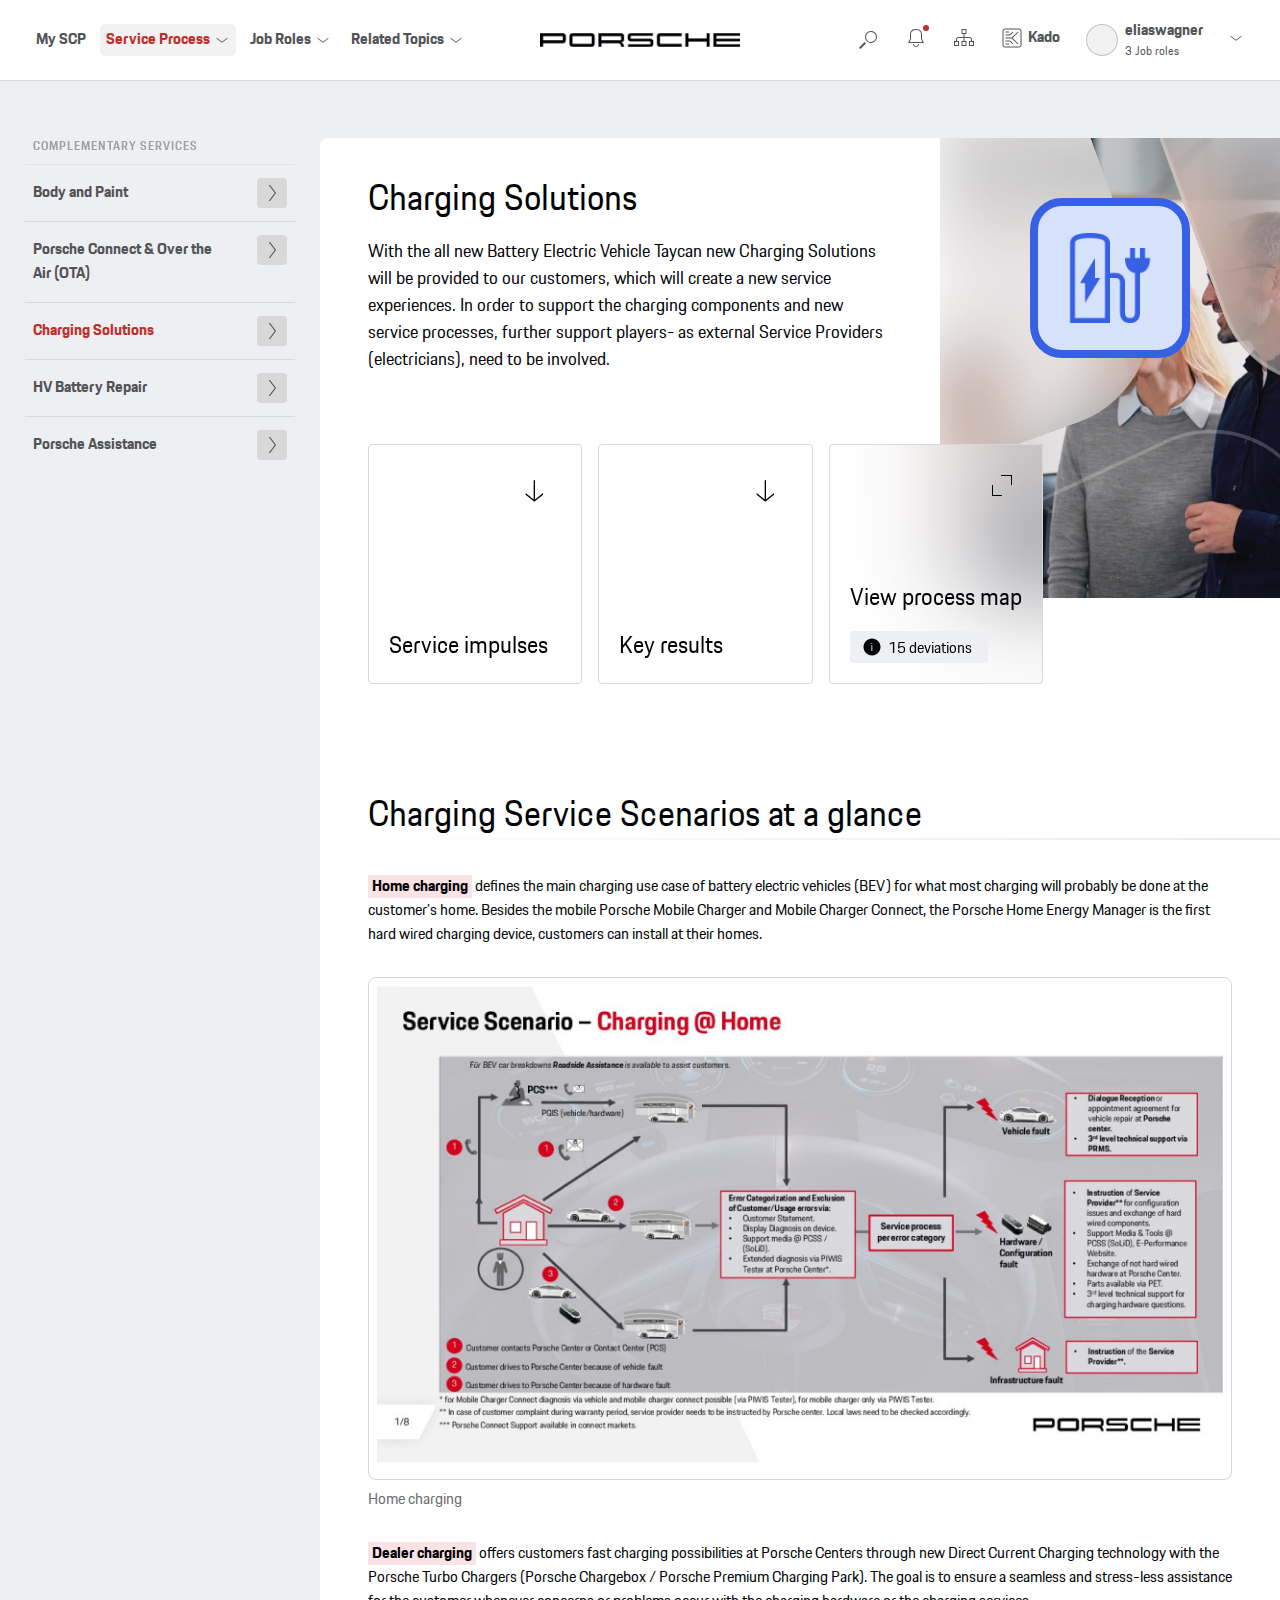
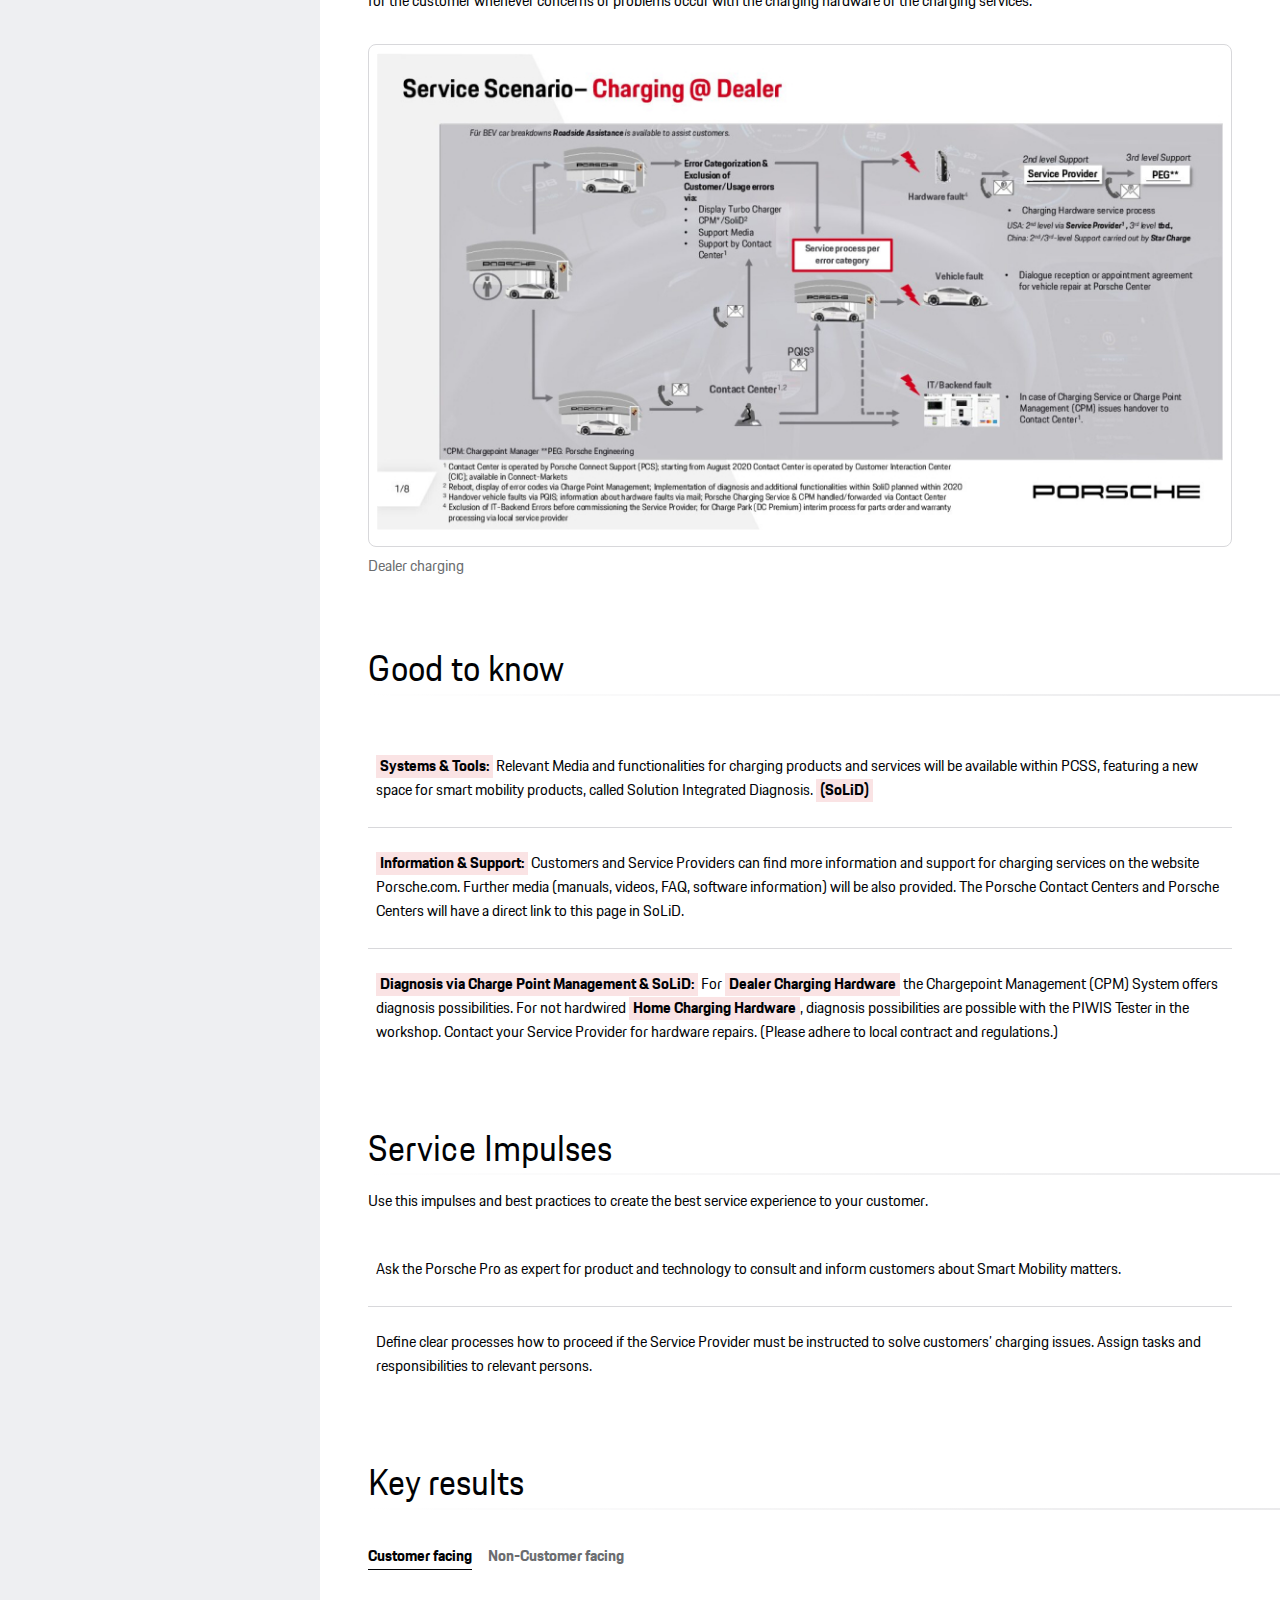
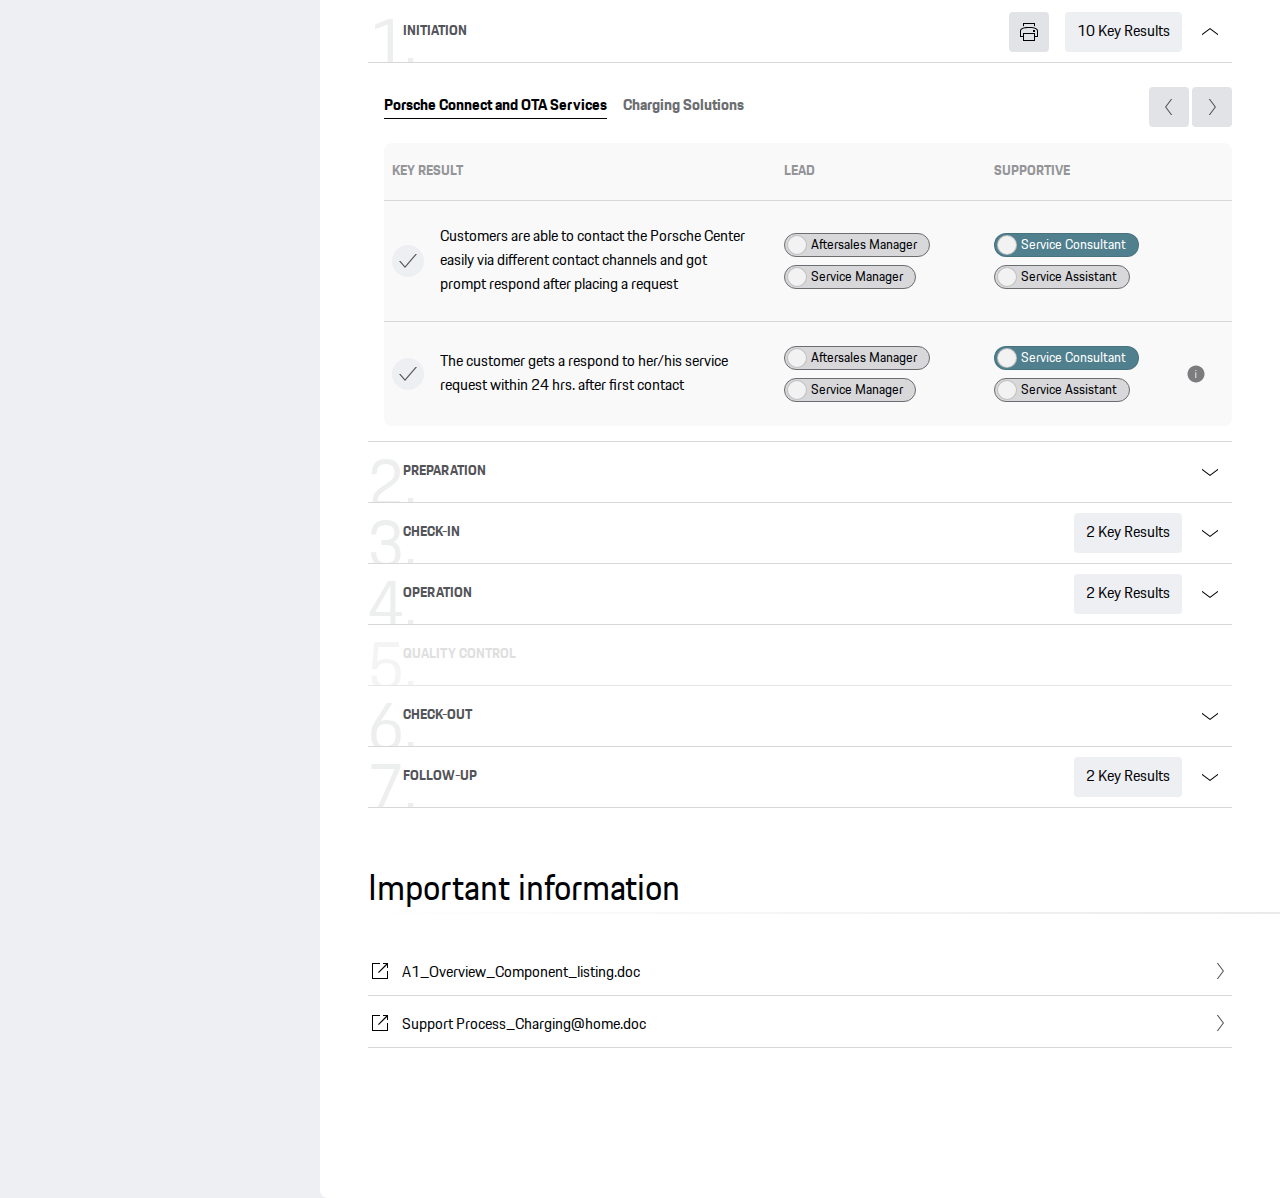
<file: complementary.html>
<!DOCTYPE html>
<html lang="en">
<head>
    <meta charset="UTF-8">
    <meta name="viewport" content="width=device-width, initial-scale=1.0">

    <title>Porche Services</title>

    <link rel="apple-touch-icon" sizes="180x180" href="assets/images/favicon/apple-touch-icon.png">
    <link rel="icon" type="image/png" sizes="32x32" href="assets/images/favicon/favicon-32x32.png">
    <link rel="icon" type="image/png" sizes="16x16" href="assets/images/favicon/favicon-16x16.png">

    <link rel="stylesheet" href="assets/css/scrollbar.css">
    <link rel="stylesheet" href="assets/css/global.css">
    <link rel="stylesheet" href="assets/css/modules/header.css">
    <link rel="stylesheet" href="assets/css/modules/footer.css">
    <link rel="stylesheet" href="assets/css/modules/service.css">
    <link rel="stylesheet" href="assets/css/modules/print.css" media="print">
</head>
<body>
    <header class="page-header header">
        <div class="layout">
            <div class="header-navbar">
                <div class="header-navbar-menu">
                    <span></span>
                </div>

                <div class="header-navbar-drawer scrollbar-dynamic">
                    <div class="header-navbar-close">
                        <div class="header-navbar-close-icon">
                            <img src="assets/images/icons/icon-close.svg" alt="">
                        </div>
                    </div>
                    <ul class="header-navbar-links">
                        <li class="header-navbar-link">
                            <a class="mega-link" href="javascript:;">
                                <span>My SCP</span>
                                <img src="assets/images/icons/icon-arrow-head-down-gray-xs.svg" alt="">
                            </a>
                        </li>
                        <li class="header-navbar-link header-navbar-link-active mega mega-has-child">
                            <a class="mega-link" href="javascript:;">
                                <span>Service Process</span>
                                <img src="assets/images/icons/icon-arrow-head-down-gray-xs.svg" alt="">
                            </a>
                            <div class="mega-back">
                                <img src="assets/images/icons/icon-arrow-left.svg" alt="">
                            </div>
                            
                            <div class="mega-block scrollbar-dynamic">
                                <div class="mega-wrap">
                                    <div class="layout">
                                        <div class="mega-menu">
                                            <div class="mega-row">
                                                <div class="mega-col">
                                                    <div class="mega-header">
                                                        <p>service process</p>
                                                    </div>
                                                    <ul class="mega-items">
                                                        <li class="mega-col-service">
                                                            <a href="javascript:;">
                                                                <span>Initiation</span>
                                                            </a>
                                                        </li>
                                                        <li class="mega-col-service">
                                                            <a href="javascript:;">
                                                                <span>Preparation</span>
                                                            </a>
                                                        </li>
                                                        <li class="mega-col-service">
                                                            <a href="javascript:;">
                                                                <span>Check-in</span>
                                                            </a>
                                                        </li>
                                                        <li class="mega-col-service">
                                                            <a href="javascript:;">
                                                                <span>Operation</span>
                                                            </a>
                                                        </li>
                                                        <li class="mega-col-service">
                                                            <a href="javascript:;">
                                                                <span>Quality Control</span>
                                                            </a>
                                                        </li>
                                                        <li class="mega-col-service">
                                                            <a href="javascript:;">
                                                                <span>Check-out</span>
                                                            </a>
                                                        </li>
                                                        <li class="mega-col-service">
                                                            <a href="javascript:;">
                                                                <span>Follow-up</span>
                                                            </a>
                                                        </li>
                                                    </ul>
                                                </div>
    
                                                <div class="mega-col mega-col-complementary">
                                                    <div class="mega-header">
                                                        <p>complementary service</p>
                                                    </div>
                                                    <ul class="mega-items">
                                                        <li>
                                                            <a href="javascript:;">
                                                                <div class="mega-items-icon">
                                                                    <img src="assets/images/complementary/icon-body-paint.png" alt="">
                                                                </div>
                                                                <span>Body and Paint</span>
                                                            </a>
                                                        </li>
                                                        <li>
                                                            <a href="javascript:;">
                                                                <div class="mega-items-icon">
                                                                    <img src="assets/images/complementary/icon-charging-solutions.png" alt="">
                                                                </div>
                                                                <span>Charging Solutions</span>
                                                            </a>
                                                        </li>
                                                        <li>
                                                            <a href="javascript:;">
                                                                <div class="mega-items-icon">
                                                                    <img src="assets/images/complementary/icon-hv-battery-repair.png" alt="">
                                                                </div>
                                                                <span>HV battery Repair</span>
                                                            </a>
                                                        </li>
                                                        <li>
                                                            <a href="javascript:;">
                                                                <div class="mega-items-icon">
                                                                    <img src="assets/images/complementary/icon-porsche-assistance.png" alt="">
                                                                </div>
                                                                <span>Porsche Assistance</span>
                                                            </a>
                                                        </li>
                                                        <li>
                                                            <a href="javascript:;">
                                                                <div class="mega-items-icon">
                                                                    <img src="assets/images/complementary/icon-porsche-connect.png" alt="">
                                                                </div>
                                                                <span>Porsche Connect & OTA</span>
                                                            </a>
                                                        </li>
                                                    </ul>
                                                </div>
    
                                                <div class="mega-col mega-col-general">
                                                    <div class="mega-header">
                                                        <p>other</p>
                                                    </div>
                                                    <ul class="mega-items">
                                                        <li>
                                                            <a href="javascript:;">
                                                                <span>General Process</span>
                                                            </a>
                                                        </li>
                                                    </ul>
                                                </div>
                                            </div>
                                        </div>
                                    </div>
                                </div>
                            </div>
                        </li>
                        <li class="header-navbar-link mega mega-has-child">
                            <a class="mega-link" href="javascript:;">
                                <span>Job Roles</span>
                                <img src="assets/images/icons/icon-arrow-head-down-gray-xs.svg" alt="">
                            </a>
                            <div class="mega-back">
                                <img src="assets/images/icons/icon-arrow-left.svg" alt="">
                            </div>
    
                            <div class="mega-block scrollbar-dynamic">
                                <div class="mega-wrap">
                                    <div class="layout">
                                        <div class="mega-menu">
                                            <div class="mega-row">
                                                <div class="mega-col mega-col-aftersales">
                                                    <div class="mega-header">
                                                        <p>aftersales</p>
                                                    </div>
                                                    <ul class="mega-items">
                                                        <li>
                                                            <a href="javascript:;">
                                                                <span>Aftersales Manager</span>
                                                            </a>
                                                        </li>
                                                        <li>
                                                            <a href="javascript:;">
                                                                <span>Body & Paint Advisor</span>
                                                            </a>
                                                        </li>
                                                        <li>
                                                            <a href="javascript:;">
                                                                <span>HV Battery Repair</span>
                                                            </a>
                                                        </li>
                                                        <li>
                                                            <a href="javascript:;">
                                                                <span>Classic Technician</span>
                                                            </a>
                                                        </li>
                                                        <li>
                                                            <a href="javascript:;">
                                                                <span>Diagnostic Specialist</span>
                                                            </a>
                                                        </li>
                                                        <li>
                                                            <a href="javascript:;">
                                                                <span>HAD Technician</span>
                                                            </a>
                                                        </li>
                                                    </ul>
                                                    <div class="mega-footer">
                                                        <a href="javascript:;">
                                                            <span>View all</span>
                                                            <img src="assets/images/icons/icon-arrow-head-right-red.svg" alt="">
                                                        </a>
                                                    </div>
                                                </div>
    
                                                <div class="mega-col mega-col-sales">
                                                    <div class="mega-header">
                                                        <p>sales</p>
                                                    </div>
                                                    <ul class="mega-items">
                                                        <li>
                                                            <a href="javascript:;">
                                                                <span>Porsche Pro</span>
                                                            </a>
                                                        </li>
                                                        <li>
                                                            <a href="javascript:;">
                                                                <span>Sales Assistant</span>
                                                            </a>
                                                        </li>
                                                        <li>
                                                            <a href="javascript:;">
                                                                <span>Sales Consultant</span>
                                                            </a>
                                                        </li>
                                                        <li>
                                                            <a href="javascript:;">
                                                                <span>Sales Manager</span>
                                                            </a>
                                                        </li>
                                                        <li>
                                                            <a href="javascript:;">
                                                                <span>Used Car Sales Consultant</span>
                                                            </a>
                                                        </li>
                                                        <li>
                                                            <a href="javascript:;">
                                                                <span>Used Car Sale Manager</span>
                                                            </a>
                                                        </li>
                                                    </ul>
                                                    <div class="mega-footer">
                                                        <a href="javascript:;">
                                                            <span>View all</span>
                                                            <img src="assets/images/icons/icon-arrow-head-right-red.svg" alt="">
                                                        </a>
                                                    </div>
                                                </div>
    
                                                <div class="mega-col mega-col-hybrid">
                                                    <div class="mega-header">
                                                        <p>hybrid</p>
                                                    </div>
                                                    <ul class="mega-items">
                                                        <li>
                                                            <a href="javascript:;">
                                                                <span>Car Washer</span>
                                                            </a>
                                                        </li>
                                                        <li>
                                                            <a href="javascript:;">
                                                                <span>CRM Manager</span>
                                                            </a>
                                                        </li>
                                                        <li>
                                                            <a href="javascript:;">
                                                                <span>Customer Concierge</span>
                                                            </a>
                                                        </li>
                                                        <li>
                                                            <a href="javascript:;">
                                                                <span>Digital Expert</span>
                                                            </a>
                                                        </li>
                                                        <li>
                                                            <a href="javascript:;">
                                                                <span>Host</span>
                                                            </a>
                                                        </li>
                                                        <li>
                                                            <a href="javascript:;">
                                                                <span>Vehicle Porter</span>
                                                            </a>
                                                        </li>
                                                    </ul>
                                                    <div class="mega-footer">
                                                        <a href="javascript:;">
                                                            <span>View all</span>
                                                            <img src="assets/images/icons/icon-arrow-head-right-red.svg" alt="">
                                                        </a>
                                                    </div>
                                                </div>
    
                                                <div class="mega-col mega-col-role">
                                                    <div class="mega-header">
                                                        <p>about job role</p>
                                                    </div>
                                                    <div class="mega-body">
                                                        <a class="button primary" href="javascript:;">
                                                            <img src="assets/images/icons/icon-printer.svg" alt="">
                                                            <span>view job role profles</span>
                                                        </a>
                                                    </div>
    
                                                    <div class="mega-header">
                                                        <p>driven by you</p>
                                                    </div>
                                                    <div class="mega-body">
                                                        <div class="mega-video">
                                                            <video src=""></video>
                                                        </div>
                                                    </div>
                                                </div>
                                            </div>
                                        </div>
                                    </div>
                                </div>
                            </div>
                        </li>
                        <li class="header-navbar-link mega mega-has-child">
                            <a class="mega-link" href="javascript:;">
                                <span>Related Topics</span>
                                <img src="assets/images/icons/icon-arrow-head-down-gray-xs.svg" alt="">
                            </a>
                            <div class="mega-back">
                                <img src="assets/images/icons/icon-arrow-left.svg" alt="">
                            </div>
    
                            <div class="mega-block scrollbar-dynamic">
                                <div class="mega-wrap">
                                    <div class="layout">
                                        <div class="mega-menu">
                                            <div class="mega-row">
                                                <div class="mega-col mega-col-aftersales">
                                                    <div class="mega-header">
                                                        <p>system categories</p>
                                                    </div>
                                                    <ul class="mega-items">
                                                        <li>
                                                            <a href="javascript:;">
                                                                <span>C@P (CRM@Aftersales)</span>
                                                            </a>
                                                        </li>
                                                        <li>
                                                            <a href="javascript:;">
                                                                <span>DMS (Dealer Management System)</span>
                                                            </a>
                                                        </li>
                                                        <li>
                                                            <a href="javascript:;">
                                                                <span>My Porsche</span>
                                                            </a>
                                                        </li>
                                                        <li>
                                                            <a href="javascript:;">
                                                                <span>PSCI (Porsche Connect Service Information)</span>
                                                            </a>
                                                        </li>
                                                        <li>
                                                            <a href="javascript:;">
                                                                <span>PCSS (Porsche Central Service System)</span>
                                                            </a>
                                                        </li>
                                                        <li>
                                                            <a href="javascript:;">
                                                                <span>PPN (Porsche Partner Network)</span>
                                                            </a>
                                                        </li>
                                                    </ul>
                                                    <div class="mega-footer">
                                                        <a href="javascript:;">
                                                            <span>View all</span>
                                                            <img src="assets/images/icons/icon-arrow-head-right-red.svg" alt="">
                                                        </a>
                                                    </div>
                                                </div>
    
                                                <div class="mega-col mega-col-sales">
                                                    <div class="mega-header">
                                                        <p>other</p>
                                                    </div>
                                                    <ul class="mega-items">
                                                        <li>
                                                            <a href="javascript:;">
                                                                <span>Destination Porsche</span>
                                                            </a>
                                                        </li>
                                                        <li>
                                                            <a href="javascript:;">
                                                                <span>Future Retail Formats</span>
                                                            </a>
                                                        </li>
                                                        <li>
                                                            <a href="javascript:;">
                                                                <span>Service Station</span>
                                                            </a>
                                                        </li>
                                                    </ul>
                                                </div>
                                            </div>
                                        </div>
                                    </div>
                                </div>
                            </div>
                        </li>
                    </ul>
                </div>

                <div class="header-navbar-brand">
                    <a href="javascript:;">
                        <picture>
                            <source media="(min-width: 768px)" srcset="assets/images/global/logo-porsche-dark.png">
                            <img src="assets/images/global/logo-porsche-icon.png" alt="">
                        </picture>
                    </a>
                </div>

                <div class="header-navbar-manage scrollbar-dynamic">
                    <div class="header-navbar-manage-close">
                        <img src="assets/images/icons/icon-close.svg" alt="">
                    </div>
                    <ul class="header-navbar-nav">
                        <li>
                            <div class="header-navbar-search">
                                <div id="header-search" class="header-navbar-icon">
                                    <img src="assets/images/icons/icon-search-gray.svg" alt="">
                                </div>
                                <div class="header-navbar-inputs">
                                    <form role="search" id="searchform" class="header-navbar-form">
                                        <div>
                                            <input class="header-navbar-input" type="text" value="" name="s" id="s" placeholder="Enter keywords, text, content..." autocomplete="off">
                                            <input type="submit" id="searchsubmit" value="Search">
                                        </div>
                                    </form>
                                    <div id="search-close" class="header-navbar-input-close">
                                        <img src="assets/images/icons/icon-close.svg" alt="">
                                    </div>
                                </div>
                            </div>
                        </li>
                        <li>
                            <a href="javascript:;" class="header-navbar-icon-alert header-navbar-icon">
                                <span class="header-navbar-icon-notify"></span>
                                <img src="assets/images/icons/icon-bell-gray.svg" alt="">
                            </a>
                            <div class="header-navbar-alert header-navbar-alert-hide">
                                <div class="header-navbar-alert-header">
                                    <p>Notifications</p>
                                    <div class="header-navbar-alert-close">
                                        <img src="assets/images/icons/icon-close.svg" alt="">
                                    </div>
                                </div>
                                <div class="header-navbar-alert-body">
                                    <ul class="header-navbar-alert-lists">
                                        <li>
                                            <a class="header-navbar-alert-list alert-notify" href="javascript:;">
                                                <div class="header-navbar-alert-avatar avatar"></div>
                                                <div class="header-navbar-alert-content">
                                                    <p><strong>Tamara Horn</strong> published <strong>New Functions for your Service NEXT Tool Station</strong></p>
                                                    <span>Today, 10:30 AM</span>

                                                    <ul class="header-navbar-alert-thumbs">
                                                        <li>
                                                            <img src="assets/images/hero/thumb-video.png" alt="">
                                                        </li>
                                                    </ul>
                                                </div>
                                            </a>
                                        </li>
                                        <li>
                                            <a class="header-navbar-alert-list alert-notify" href="javascript:;">
                                                <div class="header-navbar-alert-avatar avatar"></div>
                                                <div class="header-navbar-alert-content">
                                                    <p><strong>Michael Maier</strong> published <strong>New Content - Porsche Service Station</strong></p>
                                                    <span>15 January, 2024</span>
                                                </div>
                                            </a>
                                        </li>
                                        <li>
                                            <a class="header-navbar-alert-list" href="javascript:;">
                                                <div class="header-navbar-alert-avatar avatar"></div>
                                                <div class="header-navbar-alert-content">
                                                    <p><strong>Tamara Horn</strong> published <strong>New Functions for your Service NEXT Tool Station</strong></p>
                                                    <span>Today, 10:30 AM</span>

                                                    <ul class="header-navbar-alert-thumbs">
                                                        <li>
                                                            <img src="assets/images/hero/hero-thumb-1.jpg" alt="">
                                                        </li>
                                                        <li>
                                                            <img src="assets/images/hero/hero-thumb-2.jpg" alt="">
                                                        </li>
                                                    </ul>
                                                </div>
                                            </a>
                                        </li>
                                        <li>
                                            <a class="header-navbar-alert-list" href="javascript:;">
                                                <div class="header-navbar-alert-avatar avatar"></div>
                                                <div class="header-navbar-alert-content">
                                                    <p><strong>Tamara Horn</strong> published <strong>New Functions for your Service NEXT Tool Station</strong></p>
                                                    <span>Today, 10:30 AM</span>
                                                </div>
                                            </a>
                                        </li>
                                    </ul>
                                </div>
                                <div class="header-navbar-alert-footer">
                                    <a class="header-navbar-alert-link" href="javascript:;">
                                        <span>View all Notifications</span>
                                        <div class="header-navbar-alert-link-icon">
                                            <img src="assets/images/icons/icon-arrow-head-right.svg" alt="">
                                        </div>
                                    </a>
                                </div>
                            </div>
                        </li>
                        <li>
                            <a href="javascript:;" class="header-navbar-icon">
                                <img src="assets/images/icons/icon-diagram-gray.svg" alt="">
                            </a>
                        </li>
                        <li>
                            <a href="javascript:;" class="header-navbar-icon auto">
                                <img src="assets/images/icons/icon-kado-gray.svg" alt="">
                                <span>Kado</span>
                            </a>
                        </li>
                        <li>
                            <div class="header-navbar-setting">
                                <div id="profile-drawer" class="header-navbar-profile">
                                    <div class="header-navbar-avatar avatar"></div>
                                    <div class="header-navbar-arrow">
                                        <img src="assets/images/icons/icon-arrow-head-down-gray-xs.svg" alt="">
                                    </div>
                                </div>
                                <div class="header-navbar-text">
                                    <h6>eliaswagner</h6>
                                    <p>3 Job roles</p>
                                </div>
                            </div>
                            <div class="header-navbar-setting-icon">
                                <img src="assets/images/icons/icon-arrow-head-down.svg" alt="">
                            </div>
                        </li>
                    </ul>
                </div>
            </div>
        </div>
    </header>
    
    <div class="complementary page-body">
        <div class="service-content">
            <div class="layout">
                <div id="charging-solutions" class="service-block">
                    <div class="service-view">
                        <div class="service-links aside">
                            <div class="aside-nav scrollbar-dynamic">
                                <div class="aside-heading">
                                    <h6>Complementary Services</h6>
                                </div>
                                <ul class="aside-links">
                                    <li>
                                        <a class="aside-link" href="javascript:;">
                                            <p>Body and Paint</p>
                                        </a>
                                        <div class="aside-link-arrow">
                                            <img class="aside-link-arrow-icon" src="assets/images/icons/icon-arrow-head-right-red.svg" alt="">
                                        </div>
                                    </li>
                                    <li>
                                        <a class="aside-link" href="javascript:;">
                                            <p>Porsche Connect & Over the Air (OTA)</p>
                                        </a>
                                        <div class="aside-link-arrow">
                                            <img class="aside-link-arrow-icon" src="assets/images/icons/icon-arrow-head-right-red.svg" alt="">
                                        </div>
                                    </li>
                                    <li>
                                        <a class="aside-link aside-link-active" href="javascript:;">
                                            <p>Charging Solutions</p>
                                        </a>
                                        <div class="aside-link-arrow">
                                            <img class="aside-link-arrow-icon" src="assets/images/icons/icon-arrow-head-right-red.svg" alt="">
                                        </div>
                                    </li>
                                    <li>
                                        <a class="aside-link" href="javascript:;">
                                            <p>HV Battery Repair</p>
                                        </a>
                                        <div class="aside-link-arrow">
                                            <img class="aside-link-arrow-icon" src="assets/images/icons/icon-arrow-head-right-red.svg" alt="">
                                        </div>
                                    </li>
                                    <li>
                                        <a class="aside-link" href="javascript:;">
                                            <p>Porsche Assistance</p>
                                        </a>
                                        <div class="aside-link-arrow">
                                            <img class="aside-link-arrow-icon" src="assets/images/icons/icon-arrow-head-right-red.svg" alt="">
                                        </div>
                                    </li>
                                </ul>
                            </div>
                        </div>

                        <div class="service-panel">
                            <div class="service-hero">
                                <div class="service-hero-figure">
                                    <img src="assets/images/services/service-1.png" alt="">

                                    <div class="service-hero-figure-graphic-left"></div>
                                    <div class="service-hero-figure-graphic-right"></div>
                                    <div class="service-hero-figure-graphic-bottom"></div>

                                    <div class="service-hero-figure-comp">
                                        <img src="assets/images/complementary/icon-charging-solutions.png" alt="">
                                    </div>
                                </div>
                                
                                <div class="service-hero-content">
                                    <h2>Charging Solutions</h2>
                                    <p>With the all new Battery Electric Vehicle Taycan new Charging Solutions will be provided to our customers, which will create a new service experiences. In order to support the charging components and new service processes, further support players- as external Service Providers (electricians), need to be involved.</p>
                                </div>

                                <div class="service-hero-items">
                                    <a href="#service-impulses" class="service-hero-item service-hero-item-scroll">
                                        <div class="service-hero-item-icon service-hero-item-icon-arrow">
                                            <img src="assets/images/icons/icon-arrow-down.svg" alt="">
                                        </div>
                                        <h4>Service impulses</h4>
                                    </a>
                                    <a href="#key-results" class="service-hero-item service-hero-item-scroll">
                                        <div class="service-hero-item-icon service-hero-item-icon-arrow">
                                            <img src="assets/images/icons/icon-arrow-down.svg" alt="">
                                        </div>
                                        <h4>Key results</h4>
                                    </a>
                                    <a href="#process-map" class="service-hero-item service-hero-item-window">
                                        <div class="service-hero-item-icon">
                                            <span class="service-hero-item-icon-top-right"></span>
                                            <span class="service-hero-item-icon-bottom-left"></span>
                                        </div>
                                        <h4>View process map</h4>
                                        <div class="service-hero-item-info">
                                            <div class="service-hero-item-info-icon tip" data-tooltip="This is an information message regarding a Warranty and Goodwill issue that impacts the core process">
                                                <img src="assets/images/icons/icon-information-filled.svg" alt="">
                                            </div>
                                            <span>15 deviations</span>
                                        </div>
                                    </a>
                                </div>
                            </div>

                            <div class="service-slides">
                                <div id="service-impulses" class="service-slide">
                                    <div class="service-slide-header">
                                        <span class="service-slide-header-gradient"></span>
                                        <a class="service-slide-header-link" href="javascript:;">#</a>
                                        <h2>Charging Service Scenarios at a glance</h2>
                                    </div>
                                    
                                    <div class="service-slide-content">
                                        <p> <strong>Home charging</strong> defines the main charging use case of battery electric vehicles (BEV) for what most charging will probably be done at the customer’s home. Besides the mobile Porsche Mobile Charger and Mobile Charger Connect, the Porsche Home Energy Manager is the first hard wired charging device, customers can install at their homes.</p>
                                        <figure class="service-slide-figure">
                                            <a href="javascript:;">
                                                <img src="assets/images/comp/home-charging.jpg" alt="">
                                            </a>

                                            <figcaption>Home charging</figcaption>
                                        </figure>

                                        <p> <strong>Dealer charging</strong> offers customers fast charging possibilities at Porsche Centers through new Direct Current Charging technology with the Porsche Turbo Chargers (Porsche Chargebox / Porsche Premium Charging Park). The goal is to ensure a seamless and stress-less assistance for the customer whenever concerns or problems occur with the charging hardware or the charging services.</p>
                                        <figure class="service-slide-figure">
                                            <a href="javascript:;">
                                                <img src="assets/images/comp/dealer-charging.jpg" alt="">
                                            </a>

                                            <figcaption>Dealer charging</figcaption>
                                        </figure>
                                    </div>
                                </div>

                                <div id="some-id" class="service-slide">
                                    <div class="service-slide-header">
                                        <span class="service-slide-header-gradient"></span>
                                        <a class="service-slide-header-link" href="javascript:;">#</a>
                                        <h2>Good to know</h2>
                                    </div>
                                    
                                    <div class="service-slide-content">
                                        <ul class="service-slide-lists">
                                            <li>
                                                <p><strong>Systems & Tools:</strong> Relevant Media and functionalities for charging products and services will be available within PCSS, featuring a new space for smart mobility products, called Solution Integrated Diagnosis. <strong>(SoLiD)</strong></p>
                                            </li>
                                            <li>
                                                <p><strong>Information & Support:</strong> Customers and Service Providers can find more information and support for charging services on the website Porsche.com. Further media (manuals, videos, FAQ, software information) will be also provided. The Porsche Contact Centers and Porsche Centers will have a direct link to this page in SoLiD.</p>
                                            </li>
                                            <li>
                                                <p><strong>Diagnosis via Charge Point Management & SoLiD:</strong> For <strong>Dealer Charging Hardware</strong> the Chargepoint Management (CPM) System offers diagnosis possibilities. For not hardwired <strong>Home Charging Hardware</strong>, diagnosis possibilities are possible with the PIWIS Tester in the workshop. Contact your Service Provider for hardware repairs. (Please adhere to local contract and regulations.)</p>
                                            </li>
                                        </ul>
                                    </div>
                                </div>

                                <div id="some-id" class="service-slide">
                                    <div class="service-slide-header">
                                        <span class="service-slide-header-gradient"></span>
                                        <a class="service-slide-header-link" href="javascript:;">#</a>
                                        <h2>Service Impulses</h2>
                                    </div>

                                    <div class="service-slide-subheader">
                                        <p>Use this impulses and best practices to create the best service experience to your customer.</p>
                                    </div>

                                    <div class="service-slide-content">
                                        <ul class="service-slide-lists">
                                            <li>
                                                <p>Ask the Porsche Pro as expert for product and technology to consult and inform customers about Smart Mobility matters.</p>
                                            </li>
                                            <li>
                                                <p>Define clear processes how to proceed if the Service Provider must be instructed to solve customers’ charging issues. Assign tasks and responsibilities to relevant persons.</p>
                                            </li>
                                        </ul>
                                    </div>
                                </div>

                                <div id="key-results" class="service-slide">
                                    <div class="service-slide-header">
                                        <span class="service-slide-header-gradient"></span>
                                        <a class="service-slide-header-link" href="javascript:;">#</a>
                                        <h2>Key results</h2>
                                    </div>
                                    
                                    <div class="service-slide-content">
                                        <div class="key">
                                            <div class="key-header">
                                                <ul class="key-tabs">
                                                    <li class="key-tab key-tab-active" data-tab="customer-facing">
                                                        Customer facing
                                                    </li>
                                                    <li class="key-tab" data-tab="non-customer-facing">
                                                        Non-Customer facing
                                                    </li>
                                                </ul>
                                            </div>

                                            <div id="customer-facing" class="key-content key-content-active">
                                                <ul class="key-accordion">
                                                    <li class="key-accordion-list">
                                                        <div class="key-accordion-link key-accordion-link-active">
                                                            <div class="key-accordion-link-title">
                                                                <p>initiation</p>
                                                            </div>
                                                            <div class="key-accordion-link-buttons">
                                                                <a class="key-accordion-link-button button light icon" href="javascript:;">
                                                                    <img src="assets/images/icons/icon-printer.svg" alt="">
                                                                </a>
                                                                <div class="key-accordion-link-button-results">
                                                                    <p>10 Key Results</p>
                                                                </div>
                                                                <div class="key-accordion-link-button-arrow">
                                                                    <img src="assets/images/icons/icon-arrow-head-down.svg" alt="">
                                                                </div>
                                                            </div>
                                                        </div>
                                                        <div class="key-inner-header">
                                                            <ul class="key-inner-tabs">
                                                                <li class="key-inner-tab key-inner-tab-active" data-tab="tab-porsche-connect">
                                                                    Porsche Connect and OTA Services
                                                                </li>
                                                                <li class="key-inner-tab" data-tab="tab-charging-solutions">
                                                                    Charging Solutions
                                                                </li>
                                                            </ul>

                                                            <div class="key-inner-buttons">
                                                                <div class="key-inner-button-prev button light icon">
                                                                    <img src="assets/images/icons/icon-arrow-head-right.svg" alt="">
                                                                </div>
                                                                <div class="key-inner-button-next button light icon">
                                                                    <img src="assets/images/icons/icon-arrow-head-right.svg" alt="">
                                                                </div>
                                                            </div>
                                                        </div>
                                                        <div class="key-accordion-content key-accordion-content-show">
                                                            <div class="key-lists">
                                                                <div class="key-list-header">
                                                                    <div class="key-list-header-title">Key result</div>
                                                                    <div class="key-list-header-title">Lead</div>
                                                                    <div class="key-list-header-title">Supportive</div>
                                                                </div>
                                                                <div id="tab-porsche-connect" class="key-inner-content key-inner-content-active">
                                                                    <div class="key-list-data">
                                                                        <div class="key-list-data-list">
                                                                            <div class="key-list-data-list-header">Key result</div>
                                                                            <div class="key-list-result">
                                                                                <div class="key-list-result-icon">
                                                                                    <img src="assets/images/icons/icon-check-gray.svg" alt="">
                                                                                </div>
                                                                                <div class="key-list-result-content">
                                                                                    Customers are able to contact the Porsche Center easily via different contact channels and got prompt respond after placing a request
                                                                                </div>
                                                                            </div>
                                                                        </div>
                                                                        <div class="key-list-data-list">
                                                                            <div class="key-list-data-list-header">Lead</div>
                                                                            <div class="key-list-lead">
                                                                                <div class="labels labels-column">
                                                                                    <span class="label">
                                                                                        <div class="label-avatar avatar"></div>
                                                                                        Aftersales Manager
                                                                                    </span>
                                                                                    <span class="label">
                                                                                        <div class="label-avatar avatar"></div>
                                                                                        Service Manager
                                                                                    </span>
                                                                                </div>
                                                                            </div>
                                                                        </div>
                                                                        <div class="key-list-data-list">
                                                                            <div class="key-list-data-list-header">Supportive</div>
                                                                            <div class="key-list-supportive">
                                                                                <div class="labels labels-column">
                                                                                    <span class="label primary">
                                                                                        <div class="label-avatar avatar"></div>
                                                                                        Service Consultant
                                                                                    </span>
                                                                                    <span class="label">
                                                                                        <div class="label-avatar avatar"></div>
                                                                                        Service Assistant
                                                                                    </span>
                                                                                </div>
                                                                            </div>
                                                                        </div>
                                                                    </div>
                                                                    <div class="key-list-data">
                                                                        <div class="key-list-data-list">
                                                                            <div class="key-list-data-list-header">Key result</div>
                                                                            <div class="key-list-result">
                                                                                <div class="key-list-result-icon">
                                                                                    <img src="assets/images/icons/icon-check-gray.svg" alt="">
                                                                                </div>
                                                                                <div class="key-list-result-content">
                                                                                    The customer gets a respond to her/his service request within 24 hrs. after first contact
                                                                                </div>
                                                                            </div>
                                                                        </div>
                                                                        <div class="key-list-data-list">
                                                                            <div class="key-list-data-list-header">Lead</div>
                                                                            <div class="key-list-lead">
                                                                                <div class="labels labels-column">
                                                                                    <span class="label">
                                                                                        <div class="label-avatar avatar"></div>
                                                                                        Aftersales Manager
                                                                                    </span>
                                                                                    <span class="label">
                                                                                        <div class="label-avatar avatar"></div>
                                                                                        Service Manager
                                                                                    </span>
                                                                                </div>
                                                                            </div>
                                                                        </div>
                                                                        <div class="key-list-data-list">
                                                                            <div class="key-list-data-list-header">Supportive</div>
                                                                            <div class="key-list-supportive">
                                                                                <div class="labels labels-column">
                                                                                    <span class="label primary">
                                                                                        <div class="label-avatar avatar"></div>
                                                                                        Service Consultant
                                                                                    </span>
                                                                                    <span class="label">
                                                                                        <div class="label-avatar avatar"></div>
                                                                                        Service Assistant
                                                                                    </span>
                                                                                </div>
                                                                                <div class="key-list-supportive-icon tip tip-view-option">
                                                                                    <img src="assets/images/icons/icon-information-filled.svg" alt="">
        
                                                                                    <div class="tip-view tip-view-padding">
                                                                                        <h6>Error categorization and diagnosis via SoliD</h6>
                                                                                        <p>Use troubleshooting guidelines in SoliD</p>
                                                                                    </div>
                                                                                </div>
                                                                            </div>
                                                                        </div>
                                                                    </div>
                                                                </div>
                                                                <div id="tab-charging-solutions" class="key-inner-content">
                                                                    <div class="key-list-data">
                                                                        <div class="key-list-data-list">
                                                                            <div class="key-list-data-list-header">Key result</div>
                                                                            <div class="key-list-result">
                                                                                <div class="key-list-result-icon">
                                                                                    <img src="assets/images/icons/icon-check-gray.svg" alt="">
                                                                                </div>
                                                                                <div class="key-list-result-content">
                                                                                    The customer gets a respond to her/his service request within 24 hrs. after first contact
                                                                                </div>
                                                                            </div>
                                                                        </div>
                                                                        <div class="key-list-data-list">
                                                                            <div class="key-list-data-list-header">Lead</div>
                                                                            <div class="key-list-lead">
                                                                                <div class="labels labels-column">
                                                                                    <span class="label">
                                                                                        <div class="label-avatar avatar"></div>
                                                                                        Aftersales Manager
                                                                                    </span>
                                                                                    <span class="label">
                                                                                        <div class="label-avatar avatar"></div>
                                                                                        Service Manager
                                                                                    </span>
                                                                                </div>
                                                                            </div>
                                                                        </div>
                                                                        <div class="key-list-data-list">
                                                                            <div class="key-list-data-list-header">Supportive</div>
                                                                            <div class="key-list-supportive">
                                                                                <div class="labels labels-column">
                                                                                    <span class="label primary">
                                                                                        <div class="label-avatar avatar"></div>
                                                                                        Service Consultant
                                                                                    </span>
                                                                                    <span class="label">
                                                                                        <div class="label-avatar avatar"></div>
                                                                                        Service Assistant
                                                                                    </span>
                                                                                </div>
                                                                                <div class="key-list-supportive-icon tip tip-view-option">
                                                                                    <img src="assets/images/icons/icon-information-filled.svg" alt="">
        
                                                                                    <div class="tip-view tip-view-padding">
                                                                                        <h6>Error categorization and diagnosis via SoliD</h6>
                                                                                        <p>Use troubleshooting guidelines in SoliD</p>
                                                                                    </div>
                                                                                </div>
                                                                            </div>
                                                                        </div>
                                                                    </div>
                                                                </div>
                                                            </div>
                                                        </div>
                                                    </li>
                                                    <li class="key-accordion-list">
                                                        <div class="key-accordion-link">
                                                            <div class="key-accordion-link-title">
                                                                <p>Preparation</p>
                                                            </div>
                                                            <div class="key-accordion-link-buttons">
                                                                <div class="key-accordion-link-button-arrow">
                                                                    <img src="assets/images/icons/icon-arrow-head-down.svg" alt="">
                                                                </div>
                                                            </div>
                                                        </div>
                                                        <div class="key-accordion-content">
                                                            some content
                                                        </div>
                                                    </li>
                                                    <li class="key-accordion-list">
                                                        <div class="key-accordion-link">
                                                            <div class="key-accordion-link-title">
                                                                <p>check-in</p>
                                                            </div>
                                                            <div class="key-accordion-link-buttons">
                                                                <div class="key-accordion-link-button-results">
                                                                    <p>2 Key Results</p>
                                                                </div>
                                                                <div class="key-accordion-link-button-arrow">
                                                                    <img src="assets/images/icons/icon-arrow-head-down.svg" alt="">
                                                                </div>
                                                            </div>
                                                        </div>
                                                        <div class="key-accordion-content">
                                                            some content
                                                        </div>
                                                    </li>
                                                    <li class="key-accordion-list">
                                                        <div class="key-accordion-link">
                                                            <div class="key-accordion-link-title">
                                                                <p>Operation</p>
                                                            </div>
                                                            <div class="key-accordion-link-buttons">
                                                                <div class="key-accordion-link-button-results">
                                                                    <p>2 Key Results</p>
                                                                </div>
                                                                <div class="key-accordion-link-button-arrow">
                                                                    <img src="assets/images/icons/icon-arrow-head-down.svg" alt="">
                                                                </div>
                                                            </div>
                                                        </div>
                                                        <div class="key-accordion-content">
                                                            some content
                                                        </div>
                                                    </li>
                                                    <li class="key-accordion-list key-accordion-list-disabled">
                                                        <div class="key-accordion-link">
                                                            <div class="key-accordion-link-title">
                                                                <p>quality control</p>
                                                            </div>
                                                            <div class="key-accordion-link-buttons">
                                                                <div class="key-accordion-link-button-arrow">
                                                                    <img src="assets/images/icons/icon-arrow-head-down.svg" alt="">
                                                                </div>
                                                            </div>
                                                        </div>
                                                        <div class="key-accordion-content">
                                                            some content
                                                        </div>
                                                    </li>
                                                    <li class="key-accordion-list">
                                                        <div class="key-accordion-link">
                                                            <div class="key-accordion-link-title">
                                                                <p>check-out</p>
                                                            </div>
                                                            <div class="key-accordion-link-buttons">
                                                                <div class="key-accordion-link-button-arrow">
                                                                    <img src="assets/images/icons/icon-arrow-head-down.svg" alt="">
                                                                </div>
                                                            </div>
                                                        </div>
                                                        <div class="key-accordion-content">
                                                            some content
                                                        </div>
                                                    </li>
                                                    <li class="key-accordion-list">
                                                        <div class="key-accordion-link">
                                                            <div class="key-accordion-link-title">
                                                                <p>follow-up</p>
                                                            </div>
                                                            <div class="key-accordion-link-buttons">
                                                                <div class="key-accordion-link-button-results">
                                                                    <p>2 Key Results</p>
                                                                </div>
                                                                <div class="key-accordion-link-button-arrow">
                                                                    <img src="assets/images/icons/icon-arrow-head-down.svg" alt="">
                                                                </div>
                                                            </div>
                                                        </div>
                                                        <div class="key-accordion-content">
                                                            some content
                                                        </div>
                                                    </li>
                                                </ul>
                                            </div>
                
                                            <div id="non-customer-facing" class="key-content">
                                                <ul class="key-accordion">
                                                    <li class="key-accordion-list">
                                                        <div class="key-accordion-link key-accordion-link-active">
                                                            <div class="key-accordion-link-title">
                                                                <p>initiation</p>
                                                            </div>
                                                            <div class="key-accordion-link-buttons">
                                                                <a class="key-accordion-link-button button light icon" href="javascript:;">
                                                                    <img src="assets/images/icons/icon-printer.svg" alt="">
                                                                </a>
                                                                <div class="key-accordion-link-button-results">
                                                                    <p>10 Key Results</p>
                                                                </div>
                                                                <div class="key-accordion-link-button-arrow">
                                                                    <img src="assets/images/icons/icon-arrow-head-down.svg" alt="">
                                                                </div>
                                                            </div>
                                                        </div>
                                                        <div class="key-accordion-content" style="display: block;">
                                                            <div class="key-lists">
                                                                <div class="key-list-header">
                                                                    <div class="key-list-header-title">Key result</div>
                                                                    <div class="key-list-header-title">Lead</div>
                                                                    <div class="key-list-header-title">Supportive</div>
                                                                </div>
                                                                <div class="key-list-data">
                                                                    <div class="key-list-data-list">
                                                                        <div class="key-list-data-list-header">Key result</div>
                                                                        <div class="key-list-result">
                                                                            <div class="key-list-result-icon">
                                                                                <img src="assets/images/icons/icon-check-gray.svg" alt="">
                                                                            </div>
                                                                            <div class="key-list-result-content">
                                                                                Customers are able to contact the Porsche Center easily via different contact channels and got prompt respond after placing a request
                                                                            </div>
                                                                        </div>
                                                                    </div>
                                                                    <div class="key-list-data-list">
                                                                        <div class="key-list-data-list-header">Lead</div>
                                                                        <div class="key-list-lead">
                                                                            <div class="labels labels-column">
                                                                                <span class="label">
                                                                                    <div class="label-avatar avatar"></div>
                                                                                    Aftersales Manager
                                                                                </span>
                                                                                <span class="label">
                                                                                    <div class="label-avatar avatar"></div>
                                                                                    Service Manager
                                                                                </span>
                                                                            </div>
                                                                        </div>
                                                                    </div>
                                                                    <div class="key-list-data-list">
                                                                        <div class="key-list-data-list-header">Supportive</div>
                                                                        <div class="key-list-supportive">
                                                                            <div class="labels labels-column">
                                                                                <span class="label primary">
                                                                                    <div class="label-avatar avatar"></div>
                                                                                    Service Consultant
                                                                                </span>
                                                                                <span class="label">
                                                                                    <div class="label-avatar avatar"></div>
                                                                                    Service Assistant
                                                                                </span>
                                                                            </div>
                                                                        </div>
                                                                    </div>
                                                                </div>
                                                                <div class="key-list-data">
                                                                    <div class="key-list-data-list">
                                                                        <div class="key-list-data-list-header">Key result</div>
                                                                        <div class="key-list-result">
                                                                            <div class="key-list-result-icon">
                                                                                <img src="assets/images/icons/icon-check-gray.svg" alt="">
                                                                            </div>
                                                                            <div class="key-list-result-content">
                                                                                The customer gets a respond to her/his service request within 24 hrs. after first contact
                                                                            </div>
                                                                        </div>
                                                                    </div>
                                                                    <div class="key-list-data-list">
                                                                        <div class="key-list-data-list-header">Lead</div>
                                                                        <div class="key-list-lead">
                                                                            <div class="labels labels-column">
                                                                                <span class="label">
                                                                                    <div class="label-avatar avatar"></div>
                                                                                    Aftersales Manager
                                                                                </span>
                                                                                <span class="label">
                                                                                    <div class="label-avatar avatar"></div>
                                                                                    Service Manager
                                                                                </span>
                                                                            </div>
                                                                        </div>
                                                                    </div>
                                                                    <div class="key-list-data-list">
                                                                        <div class="key-list-data-list-header">Supportive</div>
                                                                        <div class="key-list-supportive">
                                                                            <div class="labels labels-column">
                                                                                <span class="label primary">
                                                                                    <div class="label-avatar avatar"></div>
                                                                                    Service Consultant
                                                                                </span>
                                                                                <span class="label">
                                                                                    <div class="label-avatar avatar"></div>
                                                                                    Service Assistant
                                                                                </span>
                                                                            </div>
                                                                            <div class="key-list-supportive-icon tip tip-view-option">
                                                                                <img src="assets/images/icons/icon-information-filled.svg" alt="">
    
                                                                                <div class="tip-view tip-view-padding">
                                                                                    <h6>Error categorization and diagnosis via SoliD</h6>
                                                                                    <p>Use troubleshooting guidelines in SoliD</p>
                                                                                </div>
                                                                            </div>
                                                                        </div>
                                                                    </div>
                                                                </div>
                                                            </div>
                                                        </div>
                                                    </li>
                                                    <li class="key-accordion-list">
                                                        <div class="key-accordion-link">
                                                            <div class="key-accordion-link-title">
                                                                <p>Preparation</p>
                                                            </div>
                                                            <div class="key-accordion-link-buttons">
                                                                <div class="key-accordion-link-button-arrow">
                                                                    <img src="assets/images/icons/icon-arrow-head-down.svg" alt="">
                                                                </div>
                                                            </div>
                                                        </div>
                                                        <div class="key-accordion-content">
                                                            some content
                                                        </div>
                                                    </li>
                                                    <li class="key-accordion-list">
                                                        <div class="key-accordion-link">
                                                            <div class="key-accordion-link-title">
                                                                <p>check-in</p>
                                                            </div>
                                                            <div class="key-accordion-link-buttons">
                                                                <div class="key-accordion-link-button-results">
                                                                    <p>2 Key Results</p>
                                                                </div>
                                                                <div class="key-accordion-link-button-arrow">
                                                                    <img src="assets/images/icons/icon-arrow-head-down.svg" alt="">
                                                                </div>
                                                            </div>
                                                        </div>
                                                        <div class="key-accordion-content">
                                                            some content
                                                        </div>
                                                    </li>
                                                    <li class="key-accordion-list">
                                                        <div class="key-accordion-link">
                                                            <div class="key-accordion-link-title">
                                                                <p>Operation</p>
                                                            </div>
                                                            <div class="key-accordion-link-buttons">
                                                                <div class="key-accordion-link-button-results">
                                                                    <p>2 Key Results</p>
                                                                </div>
                                                                <div class="key-accordion-link-button-arrow">
                                                                    <img src="assets/images/icons/icon-arrow-head-down.svg" alt="">
                                                                </div>
                                                            </div>
                                                        </div>
                                                        <div class="key-accordion-content">
                                                            some content
                                                        </div>
                                                    </li>
                                                    <li class="key-accordion-list key-accordion-list-disabled">
                                                        <div class="key-accordion-link">
                                                            <div class="key-accordion-link-title">
                                                                <p>quality control</p>
                                                            </div>
                                                            <div class="key-accordion-link-buttons">
                                                                <div class="key-accordion-link-button-arrow">
                                                                    <img src="assets/images/icons/icon-arrow-head-down.svg" alt="">
                                                                </div>
                                                            </div>
                                                        </div>
                                                        <div class="key-accordion-content">
                                                            some content
                                                        </div>
                                                    </li>
                                                    <li class="key-accordion-list">
                                                        <div class="key-accordion-link">
                                                            <div class="key-accordion-link-title">
                                                                <p>check-out</p>
                                                            </div>
                                                            <div class="key-accordion-link-buttons">
                                                                <div class="key-accordion-link-button-arrow">
                                                                    <img src="assets/images/icons/icon-arrow-head-down.svg" alt="">
                                                                </div>
                                                            </div>
                                                        </div>
                                                        <div class="key-accordion-content">
                                                            some content
                                                        </div>
                                                    </li>
                                                    <li class="key-accordion-list">
                                                        <div class="key-accordion-link">
                                                            <div class="key-accordion-link-title">
                                                                <p>follow-up</p>
                                                            </div>
                                                            <div class="key-accordion-link-buttons">
                                                                <div class="key-accordion-link-button-results">
                                                                    <p>2 Key Results</p>
                                                                </div>
                                                                <div class="key-accordion-link-button-arrow">
                                                                    <img src="assets/images/icons/icon-arrow-head-down.svg" alt="">
                                                                </div>
                                                            </div>
                                                        </div>
                                                        <div class="key-accordion-content">
                                                            some content
                                                        </div>
                                                    </li>
                                                </ul>
                                            </div>
                                        </div>
                                    </div>
                                </div>

                                <div id="important-links" class="service-slide">
                                    <div class="service-slide-header">
                                        <span class="service-slide-header-gradient"></span>
                                        <!-- <a class="service-slide-header-link" href="javascript:;">#</a> -->
                                        <h2>Important information</h2>
                                    </div>

                                    <div class="service-slide-content">
                                        <ul class="important-information-links information-links">
                                            <li>
                                                <a class="information-link" href="javascript:;">
                                                    <div class="information-links-icon">
                                                        <img src="assets/images/icons/icon-external.svg" alt="">
                                                    </div>
                                                    <div class="information-links-content">
                                                        <p>A1_Overview_Component_listing.doc</p>
                                                    </div>
                                                    <span class="information-link-arrow">
                                                        <img src="assets/images/icons/icon-arrow-head-right.svg" alt="">
                                                    </span>
                                                </a>
                                            </li>
                                            <li>
                                                <a class="information-link" href="javascript:;">
                                                    <div class="information-links-icon">
                                                        <img src="assets/images/icons/icon-external.svg" alt="">
                                                    </div>
                                                    <div class="information-links-content">
                                                        <p>Support Process_Charging@home.doc</p>
                                                    </div>
                                                    <span class="information-link-arrow">
                                                        <img src="assets/images/icons/icon-arrow-head-right.svg" alt="">
                                                    </span>
                                                </a>
                                            </li>
                                        </ul>
                                    </div>
                                </div>
                            </div>
                        </div>
                    </div>
                </div>
            </div>
        </div>
    </div>

    <div id="profile-drawer-window" class="window window-close">
        <div class="window-blur"></div>
        <div class="drawer drawer-close scrollbar-dynamic">
            <div class="drawer-close-button button white-outline icon">
                <img src="assets/images/icons/icon-close-white.svg" alt="">
            </div>
            <div class="drawer-content">
                <div class="drawer-header">
                    <div class="profile padding-none">
                        <div class="profile-header">
                            <div class="profile-header-user">
                                <div class="profile-header-avatar avatar">
                                    <img src="assets/images/users/avatar.png" alt="">
                                </div>
                            </div>
                            <div class="profile-header-title">
                                <h5>eliaswagner</h5>
                            </div>
                        </div>
                        <div class="profile-role">
                            <div class="profile-role-header">
                                <p>MY Job roles</p>
                            </div>
                            <div class="profile-role-labels labels">
                                <span class="label primary">
                                    Service Consultant
                                </span>
                                <span class="label">
                                    Service Consultant
                                </span>
                                <span class="label">
                                    Sales Manager (<span>D</span>)
                                </span>
                            </div>
                        </div>
                    </div>
                </div>
    
                <div class="drawer-body">
                    <ul class="drawer-items">
                        <li class="drawer-item">
                            <a href="javascript:;" class="drawer-link">
                                <div class="drawer-link-icon">
                                    <img src="assets/images/icons/icon-user.svg" alt="">
                                </div>
                                <div class="drawer-link-text">
                                    <h5>Profile settings</h5>
                                </div>
                            </a>
                            <a href="javascript:;" class="drawer-link-icon">
                                <img src="assets/images/icons/icon-external.svg" alt="">
                            </a>
                        </li>
                        <li class="drawer-item">
                            <a href="javascript:;" class="drawer-link">
                                <div class="drawer-link-icon">
                                    <img src="assets/images/icons/icon-compare.svg" alt="">
                                </div>
                                <div class="drawer-link-text">
                                    <h5>Change instance</h5>
                                </div>
                            </a>
                        </li>
                        <li class="drawer-item">
                            <a href="javascript:;" class="drawer-link">
                                <div class="drawer-link-icon">
                                    <img src="assets/images/icons/icon-question-outline.svg" alt="">
                                </div>
                                <div class="drawer-link-text">
                                    <h5>Documentation</h5>
                                </div>
                            </a>
                        </li>
                        <li class="drawer-item">
                            <a href="javascript:;" class="drawer-link">
                                <div class="drawer-link-icon">
                                    <img src="assets/images/icons/icon-email.svg" alt="">
                                </div>
                                <div class="drawer-link-text">
                                    <h5>Send feedback</h5>
                                </div>
                            </a>
                        </li>
                    </ul>
    
                    <ul class="drawer-items">
                        <li class="drawer-item">
                            <a href="javascript:;" class="drawer-link">
                                <div class="drawer-link-icon">
                                    <img src="assets/images/icons/icon-logout.svg" alt="">
                                </div>
                                <div class="drawer-link-text">
                                    <h5>Log out</h5>
                                </div>
                            </a>
                        </li>
                    </ul>
                </div>
    
                <div class="drawer-footer">
                    <div class="drawer-footer-label">
                        <p>Department:</p>
                    </div>
                    <div class="drawer-footer-button button block secondary-outline">
                        <p>After Sales Service Next</p>
                        <span>Switch</span>
                    </div>
                </div>
            </div>
        </div>
    </div>

    <div id="process-map" class="process window window-close">
        <div class="process-header">
            <div class="process-heading">
                <h4>Service Core Process - Charging Solutions Deviations</h4>
                <div class="process-heading-button button primary icon">
                    <img src="assets/images/icons/icon-printer.svg" alt="">
                </div>

                <div class="process-header-close window-header-close">
                    <img src="assets/images/icons/icon-close.svg" alt="">
                </div>
            </div>
            <div class="process-text">
                <p>Deviating processes are highlighted:</p>
                <div class="process-text-icon">
                    <img src="assets/images/complementary/icon-charging-solutions.png" alt="">
                </div>
            </div>
        </div>

        <div class="process-body sliding">
            <div class="sliding-items">
                <div class="sliding-item">
                    <div class="sliding-heading">
                        <p>Initiation</p>
                    </div>
                    <div class="sliding-cards sliding-cards-light">
                        <div class="sliding-card">
                            <a class="sliding-card-link" href="javascript:;">
                                <div class="sliding-card-header">
                                    <span class="sliding-counting"></span>
                                    <div class="sliding-card-icon sliding-card-icon-show tip tip-top-left" data-tooltip="This is a deviation message regarding a Body and Paint issue that impacts the core process">
                                        <img src="assets/images/complementary/icon-charging-solutions.png" alt="">
                                    </div>
                                    <div class="sliding-card-arrow">
                                        <img src="assets/images/icons/icon-arrow-head-right.svg" alt="">
                                    </div>
                                </div>
                                <div class="sliding-card-body">
                                    <p>Identify Customers Concern and verify Data</p>
                                </div>
                            </a>
                            <div class="info-block">
                                <div class="info">
                                    <div class="info-items">
                                        <div class="info-item">
                                            <div class="info-item-header">
                                                <h5>Service Consultant Tasks</h5>
                                            </div>
                                            <div class="info-item-body">
                                                <div class="info-item-content">
                                                    <div class="info-item-content-header">
                                                        <h6>Lead</h6>
                                                    </div>
                                                    <ul class="info-item-content-lists">
                                                        <li>Consider ECU Update (In accordance to local regulations)</li>
                                                        <li>Manage order extension: Inform Customer</li>
                                                        <li>Manage job order extension: Inform technician about any changes</li>
                                                    </ul>
                                                </div>
                                                <div class="info-item-content">
                                                    <div class="info-item-content-header">
                                                        <h6>SUPPORTIVE</h6>
                                                    </div>
                                                    <ul class="info-item-content-lists">
                                                        <li>Consider Porsche Connect specifications</li>
                                                        <li>Manage order extension: Inform Service Consultant</li>
                                                    </ul>
                                                </div>
                                            </div>
                                        </div>
                                        <div class="info-item">
                                            <div class="info-item-header">
                                                <h5>Service Manager Tasks</h5>
                                            </div>
                                            <div class="info-item-body">
                                                <div class="info-item-content">
                                                    <div class="info-item-content-header">
                                                        <h6>Lead</h6>
                                                    </div>
                                                    <ul class="info-item-content-lists">
                                                        <li>Consider ECU Update (In accordance to local regulations)</li>
                                                        <li>Manage order extension: Inform Customer</li>
                                                        <li>Consider Porsche Connect specifications</li>
                                                        <li>Manage job order extension: Inform technician about any changes</li>
                                                    </ul>
                                                </div>
                                            </div>
                                        </div>
                                    </div>
                                    <div class="info-footer">
                                        <a class="button primary block" href="javascript:;">View tasks</a>
                                    </div>
                                </div>
                            </div>
                        </div>
                        
                        <div class="sliding-card sliding-card-active">
                            <a class="sliding-card-link" href="javascript:;">
                                <div class="sliding-card-header">
                                    <span class="sliding-counting"></span>
                                    <div class="sliding-card-icon sliding-card-icon-hide tip tip-top-left" data-tooltip="This is a deviation message regarding a Body and Paint issue that impacts the core process">
                                        <img src="assets/images/complementary/icon-charging-solutions.png" alt="">
                                    </div>
                                    <div class="sliding-card-arrow">
                                        <img src="assets/images/icons/icon-arrow-head-right.svg" alt="">
                                    </div>
                                </div>
                                <div class="sliding-card-body">
                                    <p>Identify Customers Concern and verify Data</p>
                                </div>
                            </a>
                            <div class="info-block">
                                <div class="info">
                                    <div class="info-items">
                                        <div class="info-item">
                                            <div class="info-item-header">
                                                <h5>Service Consultant Tasks</h5>
                                            </div>
                                            <div class="info-item-body">
                                                <div class="info-item-content">
                                                    <div class="info-item-content-header">
                                                        <h6>Lead</h6>
                                                    </div>
                                                    <ul class="info-item-content-lists bullet-none">
                                                        <li>Consider ECU Update (In accordance to local regulations)</li>
                                                        <li>Manage order extension: Inform Customer</li>
                                                        <li>Manage job order extension: Inform technician about any changes</li>
                                                    </ul>
                                                </div>
                                                <div class="info-item-content">
                                                    <div class="info-item-content-header">
                                                        <h6>SUPPORTIVE</h6>
                                                    </div>
                                                    <ul class="info-item-content-lists bullet-none">
                                                        <li>Consider Porsche Connect specifications</li>
                                                        <li>Manage order extension: Inform Service Consultant</li>
                                                    </ul>
                                                </div>
                                            </div>
                                        </div>
                                    </div>
                                    <div class="info-footer">
                                        <a class="button primary block" href="javascript:;">View tasks</a>
                                    </div>
                                </div>
                            </div>
                        </div>
                    </div>
                </div>
                <div class="sliding-item">
                    <div class="sliding-heading">
                        <p>Preparation</p>
                    </div>
                    <div class="sliding-cards sliding-cards-light">
                        <div class="sliding-card">
                            <a class="sliding-card-link" href="javascript:;">
                                <div class="sliding-card-header">
                                    <span class="sliding-counting"></span>
                                    <div class="sliding-card-avatar avatar">
                                    </div>
                                    <div class="sliding-card-icon">
                                        <img src="assets/images/complementary/icon-body-paint.png" alt="">
                                    </div>
                                </div>
                            </a>
                        </div>

                        <div class="sliding-card">
                            <a class="sliding-card-link" href="javascript:;">
                                <div class="sliding-card-header">
                                    <span class="sliding-counting"></span>
                                    <div class="sliding-card-avatar avatar">
                                    </div>
                                    <div class="sliding-card-icon">
                                        <img src="assets/images/complementary/icon-body-paint.png" alt="">
                                    </div>
                                </div>
                            </a>
                        </div>
                        
                        <div class="sliding-card">
                            <a class="sliding-card-link" href="javascript:;">
                                <div class="sliding-card-header">
                                    <span class="sliding-counting"></span>
                                    <div class="sliding-card-avatar avatar">
                                    </div>
                                    <div class="sliding-card-icon">
                                        <img src="assets/images/complementary/icon-body-paint.png" alt="">
                                    </div>
                                </div>
                            </a>
                        </div>
                        <div class="sliding-card">
                            <a class="sliding-card-link" href="javascript:;">
                                <div class="sliding-card-header">
                                    <span class="sliding-counting"></span>
                                    <div class="sliding-card-avatar avatar">
                                    </div>
                                    <div class="sliding-card-icon">
                                        <img src="assets/images/complementary/icon-body-paint.png" alt="">
                                    </div>
                                </div>
                            </a>
                        </div>
                        <div class="sliding-card">
                            <a class="sliding-card-link" href="javascript:;">
                                <div class="sliding-card-header">
                                    <span class="sliding-counting"></span>
                                    <div class="sliding-card-avatar avatar">
                                    </div>
                                    <div class="sliding-card-icon">
                                        <img src="assets/images/complementary/icon-body-paint.png" alt="">
                                    </div>
                                </div>
                            </a>
                        </div>
                        <div class="sliding-card">
                            <a class="sliding-card-link" href="javascript:;">
                                <div class="sliding-card-header">
                                    <span class="sliding-counting"></span>
                                    <div class="sliding-card-avatar avatar">
                                    </div>
                                    <div class="sliding-card-icon">
                                        <img src="assets/images/complementary/icon-body-paint.png" alt="">
                                    </div>
                                </div>
                            </a>
                        </div>
                        <div class="sliding-card">
                            <a class="sliding-card-link" href="javascript:;">
                                <div class="sliding-card-header">
                                    <span class="sliding-counting"></span>
                                    <div class="sliding-card-avatar avatar">
                                    </div>
                                    <div class="sliding-card-icon">
                                        <img src="assets/images/complementary/icon-body-paint.png" alt="">
                                    </div>
                                </div>
                            </a>
                        </div>
                    </div>
                </div>
                <div class="sliding-item">
                    <div class="sliding-heading">
                        <p>Check-in</p>
                    </div>
                    <div class="sliding-cards sliding-cards-light">
                        <div class="sliding-card">
                            <a class="sliding-card-link" href="javascript:;">
                                <div class="sliding-card-header">
                                    <span class="sliding-counting"></span>
                                    <div class="sliding-card-icon sliding-card-icon-show tip tip-top-left" data-tooltip="This is a deviation message regarding a Body and Paint issue that impacts the core process">
                                        <img src="assets/images/complementary/icon-charging-solutions.png" alt="">
                                    </div>
                                    <div class="sliding-card-arrow">
                                        <img src="assets/images/icons/icon-arrow-head-right.svg" alt="">
                                    </div>
                                </div>
                                <div class="sliding-card-body">
                                    <p>Identify Customers Concern and verify Data</p>
                                </div>
                            </a>
                            <div class="info-block">
                                <div class="info">
                                    <div class="info-items">
                                        <div class="info-item">
                                            <div class="info-item-header">
                                                <h5>Deviation</h5>
                                            </div>
                                            <div class="info-item-body">
                                                <div class="info-item-content">
                                                    <ul class="info-item-content-lists">
                                                        <li>Check charging hardware data in PCSS. Perform a diagnosis in SoliD</li>
                                                        <li>Consider specific resources, tools and parts to perform a proper diagnosis at Service Check-In</li>
                                                    </ul>
                                                </div>
                                                <div class="info-item-content">
                                                    <div class="info-item-content-header">
                                                        <h6>job roles</h6>
                                                    </div>
                                                    <div class="info-item-content-labels labels labels-column">
                                                        <span class="label">
                                                            <div class="label-avatar avatar"></div>
                                                            <div class="label-avatar avatar"></div>
                                                            <div class="label-avatar avatar"></div>
                                                            Service Scheduler
                                                        </span>
                                                        <span class="label">
                                                            <div class="label-avatar avatar"></div>
                                                            <div class="label-avatar avatar"></div>
                                                            <div class="label-avatar avatar"></div>
                                                            Aftersales Manager
                                                        </span>
                                                        <span class="label">
                                                            <div class="label-avatar avatar"></div>
                                                            <div class="label-avatar avatar"></div>
                                                            <div class="label-avatar avatar"></div>
                                                            Host
                                                        </span>
                                                    </div>
                                                </div>
                                            </div>
                                        </div>
                                    </div>
                                    <div class="info-footer">
                                        <a class="button primary block" href="javascript:;">View sub-step</a>
                                    </div>
                                </div>
                            </div>
                        </div>
                    </div>
                </div>
                
                <div class="sliding-item">
                    <div class="sliding-heading">
                        <p>Operation</p>
                    </div>
                    <div class="sliding-cards sliding-cards-light">
                        <div class="sliding-card">
                            <a class="sliding-card-link" href="javascript:;"></a>
                        </div>
                    </div>
                </div>

                <div class="sliding-item">
                    <div class="sliding-heading">
                        <p>Quality control</p>
                    </div>
                    <div class="sliding-cards sliding-cards-light">
                        <div class="sliding-card">
                            <a class="sliding-card-link" href="javascript:;"></a>
                        </div>
                    </div>
                </div>

                <div class="sliding-item">
                    <div class="sliding-heading">
                        <p>Check-out</p>
                    </div>
                    <div class="sliding-cards sliding-cards-light">
                        <div class="sliding-card">
                            <a class="sliding-card-link" href="javascript:;"></a>
                        </div>
                    </div>
                </div>

                <div class="sliding-item">
                    <div class="sliding-heading">
                        <p>Follow-up</p>
                    </div>
                    <div class="sliding-cards sliding-cards-light">
                        <div class="sliding-card">
                            <a class="sliding-card-link" href="javascript:;"></a>
                        </div>
                    </div>
                </div>
            </div>
        </div>
    </div>

    <div class="scroll-up">
        <a class="button light icon" href="javascript:;">
            <img src="assets/images/icons/icon-scroll-up.svg" alt="">
        </a>
    </div>

    <div class="aside-menu">
        <img src="assets/images/icons/icon-plus-black.svg" alt="">
    </div>

    <div class="backdrop backdrop-hide"></div>
    
    <script src="assets/js/jquery3.7.1.js"></script>
    <script src="assets/js/scrollbar.js"></script>
    <script src="assets/js/global.js"></script>
    <script src="assets/js/header.js"></script>
    <script src="assets/js/profile.js"></script>
    <script src="assets/js/keys.js"></script>
    <script src="assets/js/tooltip.js"></script>
    <script src="assets/js/aside.js"></script>
    <script src="assets/js/page-scroll-window.js"></script>
    <script src="assets/js/sliding.js"></script>
</body>
</html>
</file>
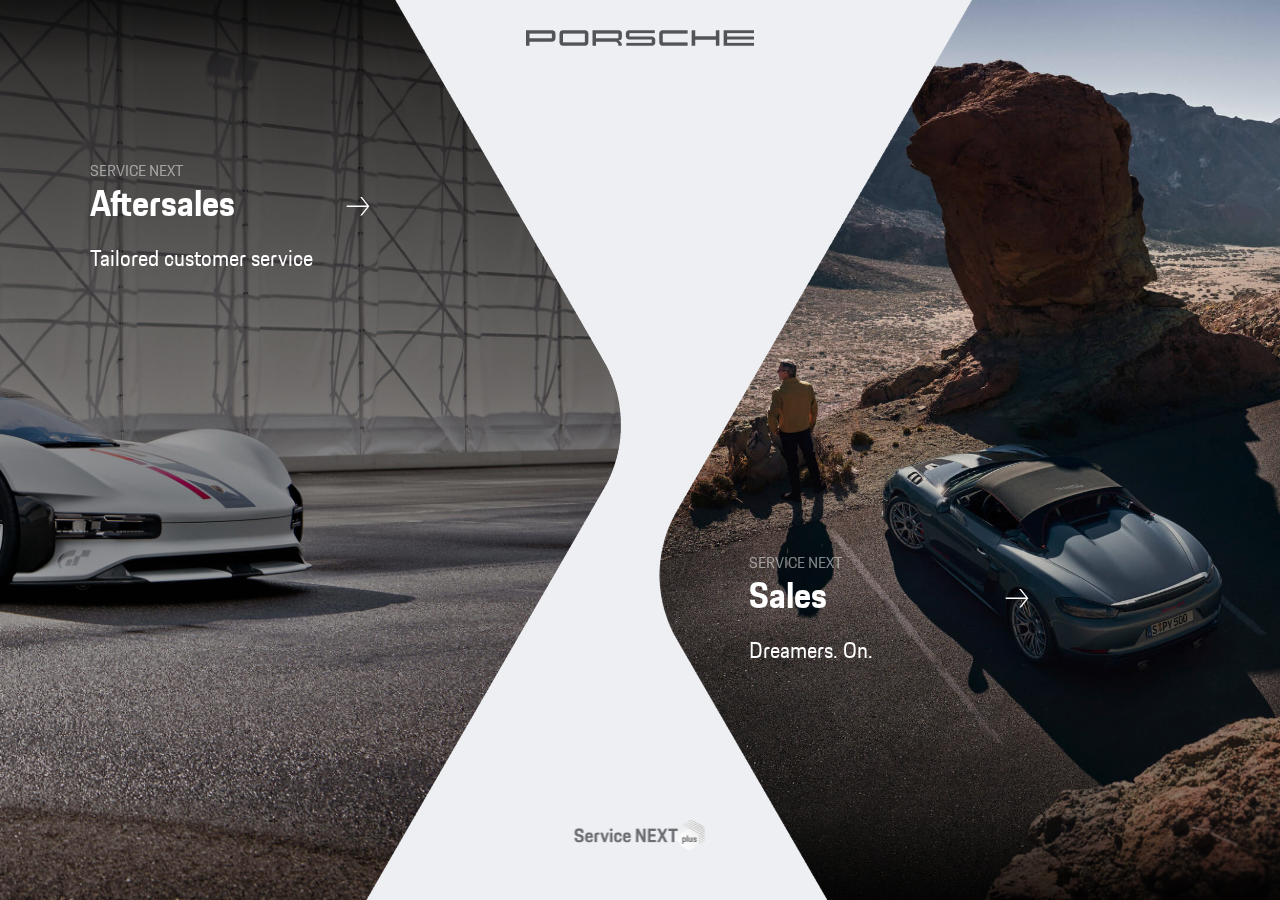
<file: department.html>
<!DOCTYPE html>
<html lang="en">
<head>
    <meta charset="UTF-8">
    <meta name="viewport" content="width=device-width, initial-scale=1.0">

    <title>Porche Services</title>

    <link rel="apple-touch-icon" sizes="180x180" href="assets/images/favicon/apple-touch-icon.png">
    <link rel="icon" type="image/png" sizes="32x32" href="assets/images/favicon/favicon-32x32.png">
    <link rel="icon" type="image/png" sizes="16x16" href="assets/images/favicon/favicon-16x16.png">

    <link rel="stylesheet" href="assets/css/scrollbar.css">
    <link rel="stylesheet" href="assets/css/global.css">
    <link rel="stylesheet" href="assets/css/department.css">
</head>
<body>
    <div class="depart page-body">
        <div class="depart-page">
            <div class="depart-header">
                <a href="javascript:;">
                    <picture>
                        <source media="(min-width: 768px)" srcset="assets/images/global/logo-porsche-gray.png">
                        <img src="assets/images/global/logo-porsche-icon.png" alt="">
                    </picture>
                </a>
            </div>
    
            <div class="depart-body">
                <div class="depart-items">
                    <div class="depart-item">
                        <div class="depart-figure depart-figure-left">
                            <img class="depart-figure-image" src="assets/images/department/depart-left-full.jpg" alt="">
                            <a class="depart-link" href="javascript:;">
                                <p>Service Next</p>
                                <h2>Aftersales</h2>
                                <h5>Tailored customer service</h5>
    
                                <img src="assets/images/icons/icon-arrow-right-white.svg" alt="">
                            </a>
                            <div class="depart-gradient"></div>
                        </div>
                    </div>
    
                    <div class="depart-item">
                        <div class="depart-figure depart-figure-right">
                            <img class="depart-figure-image" src="assets/images/department/depart-right-full.jpg" alt="">
                            <a class="depart-link" href="javascript:;">
                                <p>Service Next</p>
                                <h2>Sales</h2>
                                <h5>Dreamers. On.</h5>
    
                                <img src="assets/images/icons/icon-arrow-right-white.svg" alt="">
                            </a>
                            <div class="depart-gradient"></div>
                        </div>
                    </div>
                </div>
            </div>
    
            <div class="depart-footer">
                <a href="javascript:;">
                    <img src="assets/images/global/logo-service-gray.png" alt="">
                </a>
            </div>
        </div>
    </div>


    <script src="assets/js/jquery3.7.1.js"></script>
    <script src="assets/js/scrollbar.js"></script>
    <script src="assets/js/global.js"></script>
    <script src="assets/js/department.js"></script>
</body>
</html>
</file>
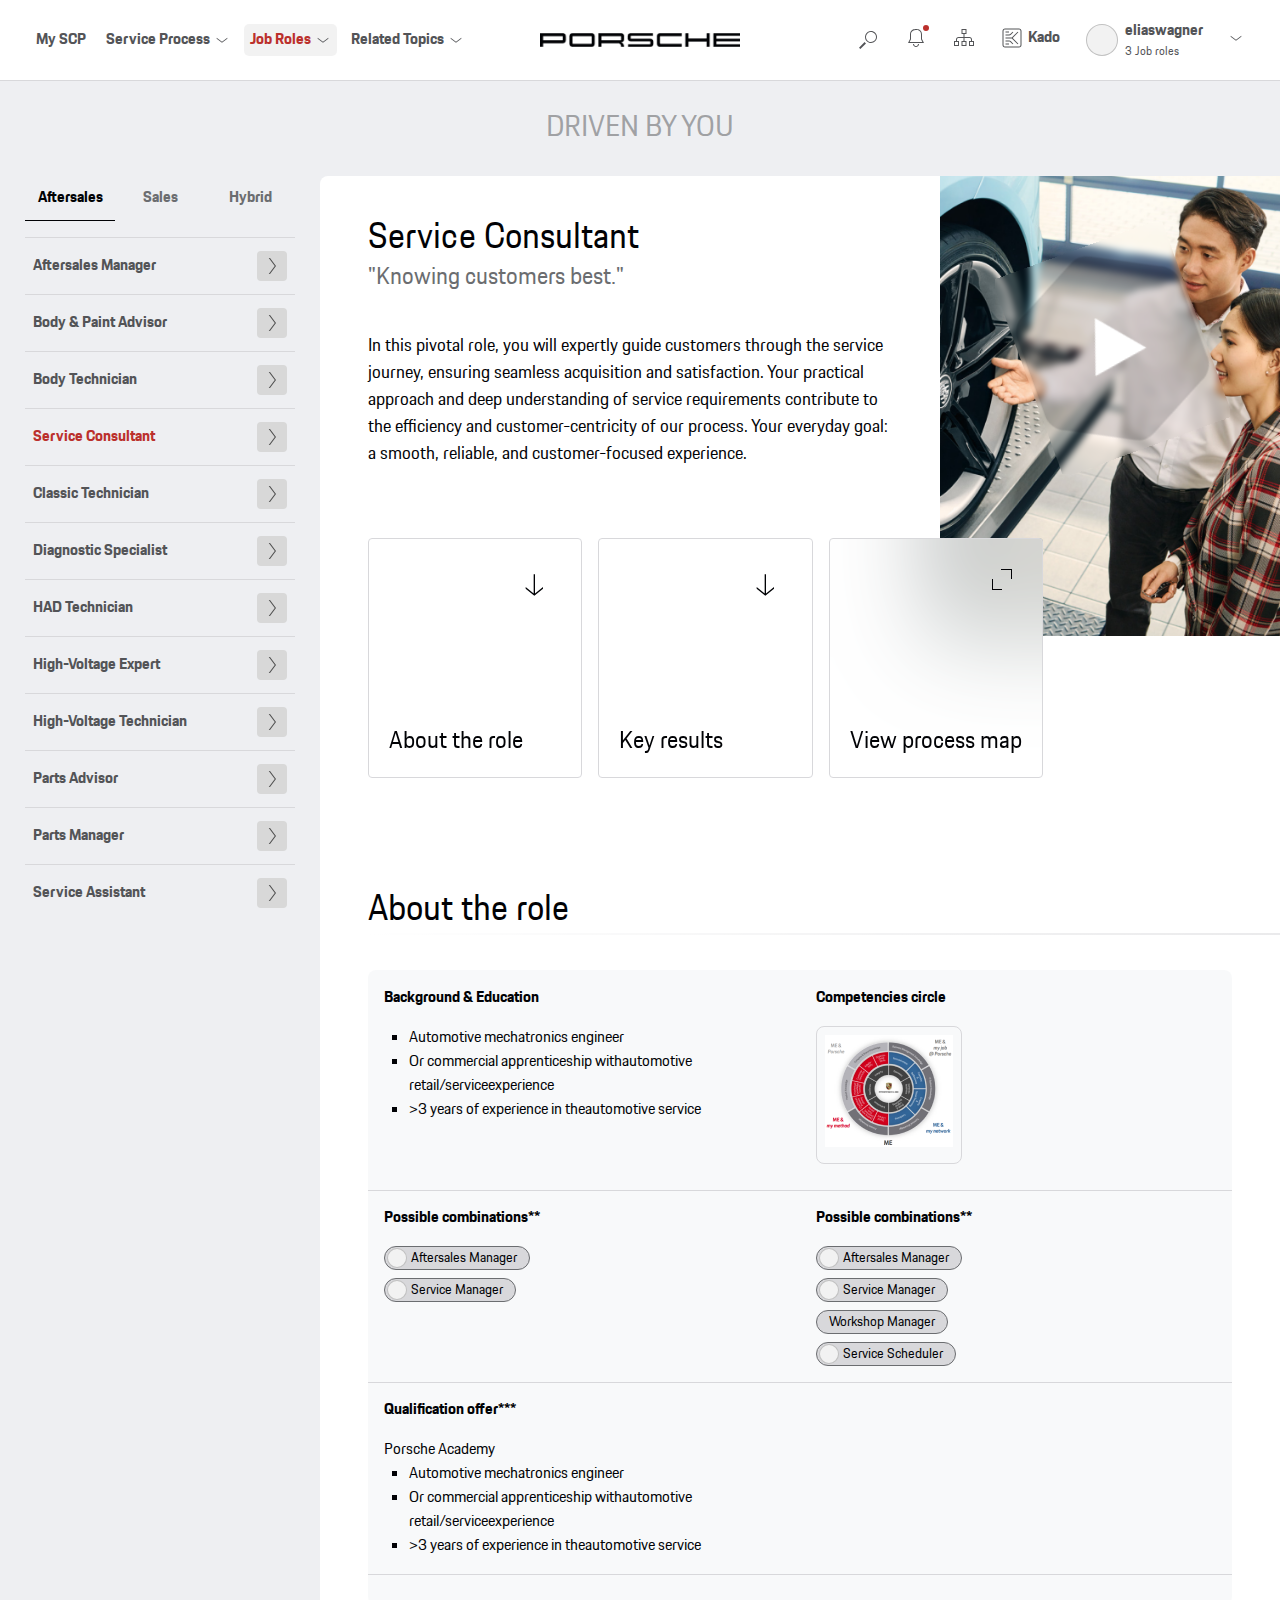
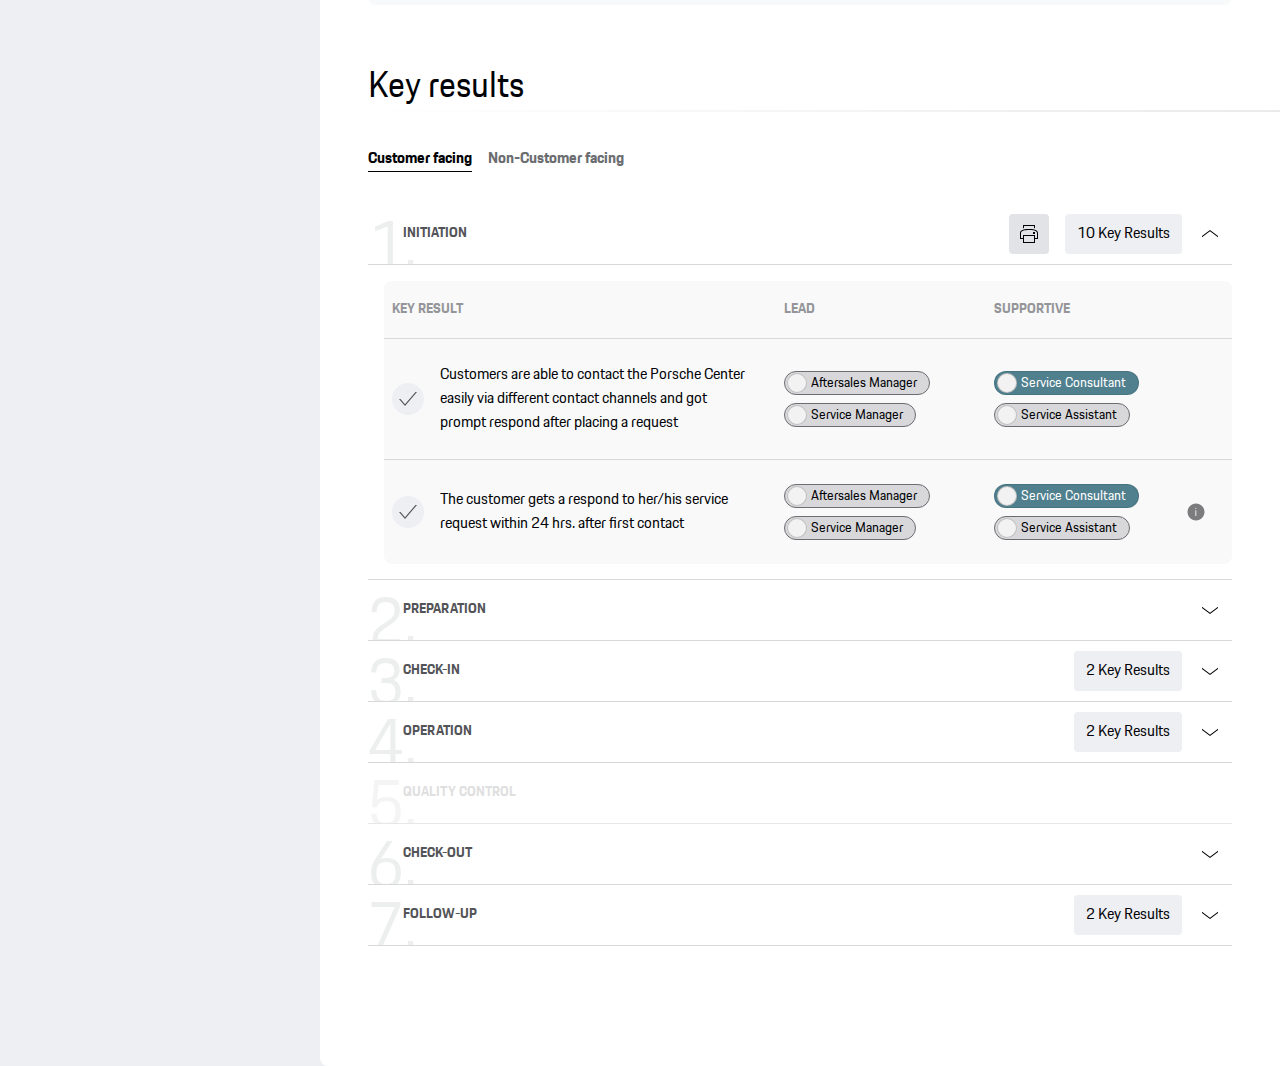
<file: job.html>
<!DOCTYPE html>
<html lang="en">
<head>
    <meta charset="UTF-8">
    <meta name="viewport" content="width=device-width, initial-scale=1.0">

    <title>Porche Services</title>

    <link rel="apple-touch-icon" sizes="180x180" href="assets/images/favicon/apple-touch-icon.png">
    <link rel="icon" type="image/png" sizes="32x32" href="assets/images/favicon/favicon-32x32.png">
    <link rel="icon" type="image/png" sizes="16x16" href="assets/images/favicon/favicon-16x16.png">

    <link rel="stylesheet" href="assets/css/scrollbar.css">
    <link rel="stylesheet" href="assets/css/global.css">
    <link rel="stylesheet" href="assets/css/modules/header.css">
    <link rel="stylesheet" href="assets/css/modules/footer.css">
    <link rel="stylesheet" href="assets/css/modules/service.css">
    <link rel="stylesheet" href="assets/css/modules/print.css" media="print">
</head>
<body>
    <header class="page-header header">
        <div class="layout">
            <div class="header-navbar">
                <div class="header-navbar-menu">
                    <span></span>
                </div>

                <div class="header-navbar-drawer scrollbar-dynamic">
                    <div class="header-navbar-close">
                        <div class="header-navbar-close-icon">
                            <img src="assets/images/icons/icon-close.svg" alt="">
                        </div>
                    </div>
                    <ul class="header-navbar-links">
                        <li class="header-navbar-link">
                            <a class="mega-link" href="javascript:;">
                                <span>My SCP</span>
                                <img src="assets/images/icons/icon-arrow-head-down-gray-xs.svg" alt="">
                            </a>
                        </li>
                        <li class="header-navbar-link mega mega-has-child">
                            <a class="mega-link" href="javascript:;">
                                <span>Service Process</span>
                                <img src="assets/images/icons/icon-arrow-head-down-gray-xs.svg" alt="">
                            </a>
                            <div class="mega-back">
                                <img src="assets/images/icons/icon-arrow-left.svg" alt="">
                            </div>
                            
                            <div class="mega-block scrollbar-dynamic">
                                <div class="mega-wrap">
                                    <div class="layout">
                                        <div class="mega-menu">
                                            <div class="mega-row">
                                                <div class="mega-col">
                                                    <div class="mega-header">
                                                        <p>service process</p>
                                                    </div>
                                                    <ul class="mega-items">
                                                        <li class="mega-col-service">
                                                            <a href="javascript:;">
                                                                <span>Initiation</span>
                                                            </a>
                                                        </li>
                                                        <li class="mega-col-service">
                                                            <a href="javascript:;">
                                                                <span>Preparation</span>
                                                            </a>
                                                        </li>
                                                        <li class="mega-col-service">
                                                            <a href="javascript:;">
                                                                <span>Check-in</span>
                                                            </a>
                                                        </li>
                                                        <li class="mega-col-service">
                                                            <a href="javascript:;">
                                                                <span>Operation</span>
                                                            </a>
                                                        </li>
                                                        <li class="mega-col-service">
                                                            <a href="javascript:;">
                                                                <span>Quality Control</span>
                                                            </a>
                                                        </li>
                                                        <li class="mega-col-service">
                                                            <a href="javascript:;">
                                                                <span>Check-out</span>
                                                            </a>
                                                        </li>
                                                        <li class="mega-col-service">
                                                            <a href="javascript:;">
                                                                <span>Follow-up</span>
                                                            </a>
                                                        </li>
                                                    </ul>
                                                </div>
    
                                                <div class="mega-col mega-col-complementary">
                                                    <div class="mega-header">
                                                        <p>complementary service</p>
                                                    </div>
                                                    <ul class="mega-items">
                                                        <li>
                                                            <a href="javascript:;">
                                                                <div class="mega-items-icon">
                                                                    <img src="assets/images/complementary/icon-body-paint.png" alt="">
                                                                </div>
                                                                <span>Body and Paint</span>
                                                            </a>
                                                        </li>
                                                        <li>
                                                            <a href="javascript:;">
                                                                <div class="mega-items-icon">
                                                                    <img src="assets/images/complementary/icon-charging-solutions.png" alt="">
                                                                </div>
                                                                <span>Charging Solutions</span>
                                                            </a>
                                                        </li>
                                                        <li>
                                                            <a href="javascript:;">
                                                                <div class="mega-items-icon">
                                                                    <img src="assets/images/complementary/icon-hv-battery-repair.png" alt="">
                                                                </div>
                                                                <span>HV battery Repair</span>
                                                            </a>
                                                        </li>
                                                        <li>
                                                            <a href="javascript:;">
                                                                <div class="mega-items-icon">
                                                                    <img src="assets/images/complementary/icon-porsche-assistance.png" alt="">
                                                                </div>
                                                                <span>Porsche Assistance</span>
                                                            </a>
                                                        </li>
                                                        <li>
                                                            <a href="javascript:;">
                                                                <div class="mega-items-icon">
                                                                    <img src="assets/images/complementary/icon-porsche-connect.png" alt="">
                                                                </div>
                                                                <span>Porsche Connect & OTA</span>
                                                            </a>
                                                        </li>
                                                    </ul>
                                                </div>
    
                                                <div class="mega-col mega-col-general">
                                                    <div class="mega-header">
                                                        <p>other</p>
                                                    </div>
                                                    <ul class="mega-items">
                                                        <li>
                                                            <a href="javascript:;">
                                                                <span>General Process</span>
                                                            </a>
                                                        </li>
                                                    </ul>
                                                </div>
                                            </div>
                                        </div>
                                    </div>
                                </div>
                            </div>
                        </li>
                        <li class="header-navbar-link header-navbar-link-active mega mega-has-child">
                            <a class="mega-link" href="javascript:;">
                                <span>Job Roles</span>
                                <img src="assets/images/icons/icon-arrow-head-down-gray-xs.svg" alt="">
                            </a>
                            <div class="mega-back">
                                <img src="assets/images/icons/icon-arrow-left.svg" alt="">
                            </div>
    
                            <div class="mega-block scrollbar-dynamic">
                                <div class="mega-wrap">
                                    <div class="layout">
                                        <div class="mega-menu">
                                            <div class="mega-row">
                                                <div class="mega-col mega-col-aftersales">
                                                    <div class="mega-header">
                                                        <p>aftersales</p>
                                                    </div>
                                                    <ul class="mega-items">
                                                        <li>
                                                            <a href="javascript:;">
                                                                <span>Aftersales Manager</span>
                                                            </a>
                                                        </li>
                                                        <li>
                                                            <a href="javascript:;">
                                                                <span>Body & Paint Advisor</span>
                                                            </a>
                                                        </li>
                                                        <li>
                                                            <a href="javascript:;">
                                                                <span>HV Battery Repair</span>
                                                            </a>
                                                        </li>
                                                        <li>
                                                            <a href="javascript:;">
                                                                <span>Classic Technician</span>
                                                            </a>
                                                        </li>
                                                        <li>
                                                            <a href="javascript:;">
                                                                <span>Diagnostic Specialist</span>
                                                            </a>
                                                        </li>
                                                        <li>
                                                            <a href="javascript:;">
                                                                <span>HAD Technician</span>
                                                            </a>
                                                        </li>
                                                    </ul>
                                                    <div class="mega-footer">
                                                        <a href="javascript:;">
                                                            <span>View all</span>
                                                            <img src="assets/images/icons/icon-arrow-head-right-red.svg" alt="">
                                                        </a>
                                                    </div>
                                                </div>
    
                                                <div class="mega-col mega-col-sales">
                                                    <div class="mega-header">
                                                        <p>sales</p>
                                                    </div>
                                                    <ul class="mega-items">
                                                        <li>
                                                            <a href="javascript:;">
                                                                <span>Porsche Pro</span>
                                                            </a>
                                                        </li>
                                                        <li>
                                                            <a href="javascript:;">
                                                                <span>Sales Assistant</span>
                                                            </a>
                                                        </li>
                                                        <li>
                                                            <a href="javascript:;">
                                                                <span>Sales Consultant</span>
                                                            </a>
                                                        </li>
                                                        <li>
                                                            <a href="javascript:;">
                                                                <span>Sales Manager</span>
                                                            </a>
                                                        </li>
                                                        <li>
                                                            <a href="javascript:;">
                                                                <span>Used Car Sales Consultant</span>
                                                            </a>
                                                        </li>
                                                        <li>
                                                            <a href="javascript:;">
                                                                <span>Used Car Sale Manager</span>
                                                            </a>
                                                        </li>
                                                    </ul>
                                                    <div class="mega-footer">
                                                        <a href="javascript:;">
                                                            <span>View all</span>
                                                            <img src="assets/images/icons/icon-arrow-head-right-red.svg" alt="">
                                                        </a>
                                                    </div>
                                                </div>
    
                                                <div class="mega-col mega-col-hybrid">
                                                    <div class="mega-header">
                                                        <p>hybrid</p>
                                                    </div>
                                                    <ul class="mega-items">
                                                        <li>
                                                            <a href="javascript:;">
                                                                <span>Car Washer</span>
                                                            </a>
                                                        </li>
                                                        <li>
                                                            <a href="javascript:;">
                                                                <span>CRM Manager</span>
                                                            </a>
                                                        </li>
                                                        <li>
                                                            <a href="javascript:;">
                                                                <span>Customer Concierge</span>
                                                            </a>
                                                        </li>
                                                        <li>
                                                            <a href="javascript:;">
                                                                <span>Digital Expert</span>
                                                            </a>
                                                        </li>
                                                        <li>
                                                            <a href="javascript:;">
                                                                <span>Host</span>
                                                            </a>
                                                        </li>
                                                        <li>
                                                            <a href="javascript:;">
                                                                <span>Vehicle Porter</span>
                                                            </a>
                                                        </li>
                                                    </ul>
                                                    <div class="mega-footer">
                                                        <a href="javascript:;">
                                                            <span>View all</span>
                                                            <img src="assets/images/icons/icon-arrow-head-right-red.svg" alt="">
                                                        </a>
                                                    </div>
                                                </div>
    
                                                <div class="mega-col mega-col-role">
                                                    <div class="mega-header">
                                                        <p>about job role</p>
                                                    </div>
                                                    <div class="mega-body">
                                                        <a class="button primary" href="javascript:;">
                                                            <img src="assets/images/icons/icon-printer.svg" alt="">
                                                            <span>view job role profles</span>
                                                        </a>
                                                    </div>
    
                                                    <div class="mega-header">
                                                        <p>driven by you</p>
                                                    </div>
                                                    <div class="mega-body">
                                                        <div class="mega-video">
                                                            <video src=""></video>
                                                        </div>
                                                    </div>
                                                </div>
                                            </div>
                                        </div>
                                    </div>
                                </div>
                            </div>
                        </li>
                        <li class="header-navbar-link mega mega-has-child">
                            <a class="mega-link" href="javascript:;">
                                <span>Related Topics</span>
                                <img src="assets/images/icons/icon-arrow-head-down-gray-xs.svg" alt="">
                            </a>
                            <div class="mega-back">
                                <img src="assets/images/icons/icon-arrow-left.svg" alt="">
                            </div>
    
                            <div class="mega-block scrollbar-dynamic">
                                <div class="mega-wrap">
                                    <div class="layout">
                                        <div class="mega-menu">
                                            <div class="mega-row">
                                                <div class="mega-col mega-col-aftersales">
                                                    <div class="mega-header">
                                                        <p>system categories</p>
                                                    </div>
                                                    <ul class="mega-items">
                                                        <li>
                                                            <a href="javascript:;">
                                                                <span>C@P (CRM@Aftersales)</span>
                                                            </a>
                                                        </li>
                                                        <li>
                                                            <a href="javascript:;">
                                                                <span>DMS (Dealer Management System)</span>
                                                            </a>
                                                        </li>
                                                        <li>
                                                            <a href="javascript:;">
                                                                <span>My Porsche</span>
                                                            </a>
                                                        </li>
                                                        <li>
                                                            <a href="javascript:;">
                                                                <span>PSCI (Porsche Connect Service Information)</span>
                                                            </a>
                                                        </li>
                                                        <li>
                                                            <a href="javascript:;">
                                                                <span>PCSS (Porsche Central Service System)</span>
                                                            </a>
                                                        </li>
                                                        <li>
                                                            <a href="javascript:;">
                                                                <span>PPN (Porsche Partner Network)</span>
                                                            </a>
                                                        </li>
                                                    </ul>
                                                    <div class="mega-footer">
                                                        <a href="javascript:;">
                                                            <span>View all</span>
                                                            <img src="assets/images/icons/icon-arrow-head-right-red.svg" alt="">
                                                        </a>
                                                    </div>
                                                </div>
    
                                                <div class="mega-col mega-col-sales">
                                                    <div class="mega-header">
                                                        <p>other</p>
                                                    </div>
                                                    <ul class="mega-items">
                                                        <li>
                                                            <a href="javascript:;">
                                                                <span>Destination Porsche</span>
                                                            </a>
                                                        </li>
                                                        <li>
                                                            <a href="javascript:;">
                                                                <span>Future Retail Formats</span>
                                                            </a>
                                                        </li>
                                                        <li>
                                                            <a href="javascript:;">
                                                                <span>Service Station</span>
                                                            </a>
                                                        </li>
                                                    </ul>
                                                </div>
                                            </div>
                                        </div>
                                    </div>
                                </div>
                            </div>
                        </li>
                    </ul>
                </div>

                <div class="header-navbar-brand">
                    <a href="javascript:;">
                        <picture>
                            <source media="(min-width: 768px)" srcset="assets/images/global/logo-porsche-dark.png">
                            <img src="assets/images/global/logo-porsche-icon.png" alt="">
                        </picture>
                    </a>
                </div>

                <div class="header-navbar-manage scrollbar-dynamic">
                    <div class="header-navbar-manage-close">
                        <img src="assets/images/icons/icon-close.svg" alt="">
                    </div>
                    <ul class="header-navbar-nav">
                        <li>
                            <div class="header-navbar-search">
                                <div id="header-search" class="header-navbar-icon">
                                    <img src="assets/images/icons/icon-search-gray.svg" alt="">
                                </div>
                                <div class="header-navbar-inputs">
                                    <form role="search" id="searchform" class="header-navbar-form">
                                        <div>
                                            <input class="header-navbar-input" type="text" value="" name="s" id="s" placeholder="Enter keywords, text, content..." autocomplete="off">
                                            <input type="submit" id="searchsubmit" value="Search">
                                        </div>
                                    </form>
                                    <div id="search-close" class="header-navbar-input-close">
                                        <img src="assets/images/icons/icon-close.svg" alt="">
                                    </div>
                                </div>
                            </div>
                        </li>
                        <li>
                            <a href="javascript:;" class="header-navbar-icon-alert header-navbar-icon">
                                <span class="header-navbar-icon-notify"></span>
                                <img src="assets/images/icons/icon-bell-gray.svg" alt="">
                            </a>
                            <div class="header-navbar-alert header-navbar-alert-hide">
                                <div class="header-navbar-alert-header">
                                    <p>Notifications</p>
                                    <div class="header-navbar-alert-close">
                                        <img src="assets/images/icons/icon-close.svg" alt="">
                                    </div>
                                </div>
                                <div class="header-navbar-alert-body">
                                    <ul class="header-navbar-alert-lists">
                                        <li>
                                            <a class="header-navbar-alert-list alert-notify" href="javascript:;">
                                                <div class="header-navbar-alert-avatar avatar"></div>
                                                <div class="header-navbar-alert-content">
                                                    <p><strong>Tamara Horn</strong> published <strong>New Functions for your Service NEXT Tool Station</strong></p>
                                                    <span>Today, 10:30 AM</span>

                                                    <ul class="header-navbar-alert-thumbs">
                                                        <li>
                                                            <img src="assets/images/hero/thumb-video.png" alt="">
                                                        </li>
                                                    </ul>
                                                </div>
                                            </a>
                                        </li>
                                        <li>
                                            <a class="header-navbar-alert-list alert-notify" href="javascript:;">
                                                <div class="header-navbar-alert-avatar avatar"></div>
                                                <div class="header-navbar-alert-content">
                                                    <p><strong>Michael Maier</strong> published <strong>New Content - Porsche Service Station</strong></p>
                                                    <span>15 January, 2024</span>
                                                </div>
                                            </a>
                                        </li>
                                        <li>
                                            <a class="header-navbar-alert-list" href="javascript:;">
                                                <div class="header-navbar-alert-avatar avatar"></div>
                                                <div class="header-navbar-alert-content">
                                                    <p><strong>Tamara Horn</strong> published <strong>New Functions for your Service NEXT Tool Station</strong></p>
                                                    <span>Today, 10:30 AM</span>

                                                    <ul class="header-navbar-alert-thumbs">
                                                        <li>
                                                            <img src="assets/images/hero/hero-thumb-1.jpg" alt="">
                                                        </li>
                                                        <li>
                                                            <img src="assets/images/hero/hero-thumb-2.jpg" alt="">
                                                        </li>
                                                    </ul>
                                                </div>
                                            </a>
                                        </li>
                                        <li>
                                            <a class="header-navbar-alert-list" href="javascript:;">
                                                <div class="header-navbar-alert-avatar avatar"></div>
                                                <div class="header-navbar-alert-content">
                                                    <p><strong>Tamara Horn</strong> published <strong>New Functions for your Service NEXT Tool Station</strong></p>
                                                    <span>Today, 10:30 AM</span>
                                                </div>
                                            </a>
                                        </li>
                                    </ul>
                                </div>
                                <div class="header-navbar-alert-footer">
                                    <a class="header-navbar-alert-link" href="javascript:;">
                                        <span>View all Notifications</span>
                                        <div class="header-navbar-alert-link-icon">
                                            <img src="assets/images/icons/icon-arrow-head-right.svg" alt="">
                                        </div>
                                    </a>
                                </div>
                            </div>
                        </li>
                        <li>
                            <a href="javascript:;" class="header-navbar-icon">
                                <img src="assets/images/icons/icon-diagram-gray.svg" alt="">
                            </a>
                        </li>
                        <li>
                            <a href="javascript:;" class="header-navbar-icon auto">
                                <img src="assets/images/icons/icon-kado-gray.svg" alt="">
                                <span>Kado</span>
                            </a>
                        </li>
                        <li>
                            <div class="header-navbar-setting">
                                <div id="profile-drawer" class="header-navbar-profile">
                                    <div class="header-navbar-avatar avatar"></div>
                                    <div class="header-navbar-arrow">
                                        <img src="assets/images/icons/icon-arrow-head-down-gray-xs.svg" alt="">
                                    </div>
                                </div>
                                <div class="header-navbar-text">
                                    <h6>eliaswagner</h6>
                                    <p>3 Job roles</p>
                                </div>
                            </div>
                            <div class="header-navbar-setting-icon">
                                <img src="assets/images/icons/icon-arrow-head-down.svg" alt="">
                            </div>
                        </li>
                    </ul>
                </div>
            </div>
        </div>
    </header>
    
    <div class="complementary page-body">
        <div class="service-content">
            <div class="layout">
                <div id="charging-solutions" class="service-block">
                    <div class="service-heading">
                        <h3>Driven by you</h3>
                    </div>
                    <div class="service-view">
                        <div class="service-links aside">
                            <div class="aside-nav scrollbar-dynamic">
                                <div class="aside-tab-block">
                                    <ul class="aside-tabs">
                                        <li class="aside-tab aside-tab-active" data-tab="tab-aftersales">Aftersales</li>
                                        <li class="aside-tab" data-tab="tab-sales">Sales</li>
                                        <li class="aside-tab" data-tab="tab-hybrid">Hybrid</li>
                                    </ul>
                                </div>
                                <div id="tab-aftersales" class="aside-content aside-content-active">
                                    <ul class="aside-links">
                                        <li>
                                            <a class="aside-link" href="javascript:;">
                                                <p>Aftersales Manager</p>
                                            </a>
                                            <div class="aside-link-arrow">
                                                <img class="aside-link-arrow-icon" src="assets/images/icons/icon-arrow-head-right-red.svg" alt="">
                                            </div>
                                        </li>
                                        <li>
                                            <a class="aside-link" href="javascript:;">
                                                <p>Body & Paint Advisor</p>
                                            </a>
                                            <div class="aside-link-arrow">
                                                <img class="aside-link-arrow-icon" src="assets/images/icons/icon-arrow-head-right-red.svg" alt="">
                                            </div>
                                        </li>
                                        <li>
                                            <a class="aside-link" href="javascript:;">
                                                <p>Body Technician</p>
                                            </a>
                                            <div class="aside-link-arrow">
                                                <img class="aside-link-arrow-icon" src="assets/images/icons/icon-arrow-head-right-red.svg" alt="">
                                            </div>
                                        </li>
                                        <li>
                                            <a class="aside-link aside-link-active" href="javascript:;">
                                                <p>Service Consultant</p>
                                            </a>
                                            <div class="aside-link-arrow">
                                                <img class="aside-link-arrow-icon" src="assets/images/icons/icon-arrow-head-right-red.svg" alt="">
                                            </div>
                                        </li>
                                        <li>
                                            <a class="aside-link" href="javascript:;">
                                                <p>Classic Technician</p>
                                            </a>
                                            <div class="aside-link-arrow">
                                                <img class="aside-link-arrow-icon" src="assets/images/icons/icon-arrow-head-right-red.svg" alt="">
                                            </div>
                                        </li>
                                        <li>
                                            <a class="aside-link" href="javascript:;">
                                                <p>Diagnostic Specialist</p>
                                            </a>
                                            <div class="aside-link-arrow">
                                                <img class="aside-link-arrow-icon" src="assets/images/icons/icon-arrow-head-right-red.svg" alt="">
                                            </div>
                                        </li>
                                        <li>
                                            <a class="aside-link" href="javascript:;">
                                                <p>HAD  Technician</p>
                                            </a>
                                            <div class="aside-link-arrow">
                                                <img class="aside-link-arrow-icon" src="assets/images/icons/icon-arrow-head-right-red.svg" alt="">
                                            </div>
                                        </li>
                                        <li>
                                            <a class="aside-link" href="javascript:;">
                                                <p>High-Voltage Expert</p>
                                            </a>
                                            <div class="aside-link-arrow">
                                                <img class="aside-link-arrow-icon" src="assets/images/icons/icon-arrow-head-right-red.svg" alt="">
                                            </div>
                                        </li>
                                        <li>
                                            <a class="aside-link" href="javascript:;">
                                                <p>High-Voltage Technician</p>
                                            </a>
                                            <div class="aside-link-arrow">
                                                <img class="aside-link-arrow-icon" src="assets/images/icons/icon-arrow-head-right-red.svg" alt="">
                                            </div>
                                        </li>
                                        <li>
                                            <a class="aside-link" href="javascript:;">
                                                <p>Parts Advisor</p>
                                            </a>
                                            <div class="aside-link-arrow">
                                                <img class="aside-link-arrow-icon" src="assets/images/icons/icon-arrow-head-right-red.svg" alt="">
                                            </div>
                                        </li>
                                        <li>
                                            <a class="aside-link" href="javascript:;">
                                                <p>Parts Manager</p>
                                            </a>
                                            <div class="aside-link-arrow">
                                                <img class="aside-link-arrow-icon" src="assets/images/icons/icon-arrow-head-right-red.svg" alt="">
                                            </div>
                                        </li>
                                        <li>
                                            <a class="aside-link" href="javascript:;">
                                                <p>Service Assistant</p>
                                            </a>
                                            <div class="aside-link-arrow">
                                                <img class="aside-link-arrow-icon" src="assets/images/icons/icon-arrow-head-right-red.svg" alt="">
                                            </div>
                                        </li>
                                    </ul>
                                </div>
                                <div id="tab-sales" class="aside-content">
                                    <ul class="aside-links">
                                        <li>
                                            <a class="aside-link" href="javascript:;">
                                                <p>Aftersales Manager</p>
                                            </a>
                                            <div class="aside-link-arrow">
                                                <img class="aside-link-arrow-icon" src="assets/images/icons/icon-arrow-head-right-red.svg" alt="">
                                            </div>
                                        </li>
                                        <li>
                                            <a class="aside-link" href="javascript:;">
                                                <p>Body & Paint Advisor</p>
                                            </a>
                                            <div class="aside-link-arrow">
                                                <img class="aside-link-arrow-icon" src="assets/images/icons/icon-arrow-head-right-red.svg" alt="">
                                            </div>
                                        </li>
                                    </ul>
                                </div>
                                <div id="tab-hybrid" class="aside-content">
                                    <ul class="aside-links">
                                        <li>
                                            <a class="aside-link" href="javascript:;">
                                                <p>Aftersales Manager</p>
                                            </a>
                                            <div class="aside-link-arrow">
                                                <img class="aside-link-arrow-icon" src="assets/images/icons/icon-arrow-head-right-red.svg" alt="">
                                            </div>
                                        </li>
                                        <li>
                                            <a class="aside-link" href="javascript:;">
                                                <p>Body & Paint Advisor</p>
                                            </a>
                                            <div class="aside-link-arrow">
                                                <img class="aside-link-arrow-icon" src="assets/images/icons/icon-arrow-head-right-red.svg" alt="">
                                            </div>
                                        </li>
                                    </ul>
                                </div>
                            </div>
                        </div>

                        <div class="service-panel">
                            <div class="service-hero">
                                <div class="service-hero-figure">
                                    <img src="assets/images/services/service-2.png" alt="">

                                    <div class="service-hero-figure-polygon">
                                        <img src="assets/images/icons/icon-play.svg" alt="">
                                    </div>
                                </div>
                                
                                <div class="service-hero-content">
                                    <h2>Service Consultant</h2>
                                    <h4>"Knowing customers best."</h4>
                                    <p>In this pivotal role, you will expertly guide customers through the service journey, ensuring seamless acquisition and satisfaction. Your practical approach and deep understanding of service requirements contribute to the efficiency and customer-centricity of our process. Your everyday goal: a smooth, reliable, and customer-focused experience.</p>
                                </div>

                                <div class="service-hero-items">
                                    <a href="#role"class="service-hero-item service-hero-item-scroll">
                                        <div class="service-hero-item-icon service-hero-item-icon-arrow">
                                            <img src="assets/images/icons/icon-arrow-down.svg" alt="">
                                        </div>
                                        <h4>About the role</h4>
                                    </a>
                                    <a href="#key-results"class="service-hero-item service-hero-item-scroll">
                                        <div class="service-hero-item-icon service-hero-item-icon-arrow">
                                            <img src="assets/images/icons/icon-arrow-down.svg" alt="">
                                        </div>
                                        <h4>Key results</h4>
                                    </a>
                                    <a href="#process-map" class="service-hero-item service-hero-item-window">
                                        <div class="service-hero-item-icon">
                                            <span class="service-hero-item-icon-top-right"></span>
                                            <span class="service-hero-item-icon-bottom-left"></span>
                                        </div>
                                        <h4>View process map</h4>
                                    </a>
                                </div>
                            </div>

                            <div class="service-slides">
                                <div id="role" class="service-slide">
                                    <div class="service-slide-header">
                                        <span class="service-slide-header-gradient"></span>
                                        <a class="service-slide-header-link" href="javascript:;">#</a>
                                        <h2>About the role</h2>
                                    </div>
                                    
                                    <div class="service-slide-content">
                                        <div class="service-slide-roles">
                                            <div class="service-slide-role-items">
                                                <div class="service-slide-role-item">
                                                    <h6>Background & Education</h6>
                                                    <ul class="service-slide-bullets bullet-lists">
                                                        <li>Automotive mechatronics engineer</li>
                                                        <li>Or commercial apprenticeship withautomotive retail/serviceexperience</li>
                                                        <li>>3 years of experience in theautomotive service</li>
                                                    </ul>
                                                </div>
                                                <div class="service-slide-role-item">
                                                    <h6>Competencies circle</h6>
                                                    <figure class="service-slide-figure">
                                                        <a href="javascript:;">
                                                            <img src="assets/images/jobs/job-1.png" alt="">
                                                        </a>
                                                    </figure>
                                                </div>
                                                <div class="service-slide-role-item">
                                                    <h6>Possible combinations**</h6>
                                                    <div class="service-slide-role-labels labels labels-column">
                                                        <span class="label">
                                                            <div class="label-avatar avatar"></div>
                                                            Aftersales Manager
                                                        </span>
                                                        <span class="label">
                                                            <div class="label-avatar avatar"></div>
                                                            Service Manager
                                                        </span>
                                                    </div>
                                                </div>
                                                <div class="service-slide-role-item">
                                                    <h6>Possible combinations**</h6>
                                                    <div class="service-slide-role-labels labels labels-column">
                                                        <span class="label">
                                                            <div class="label-avatar avatar"></div>
                                                            Aftersales Manager
                                                        </span>
                                                        <span class="label">
                                                            <div class="label-avatar avatar"></div>
                                                            Service Manager
                                                        </span>
                                                        <span class="label">
                                                            Workshop Manager
                                                        </span>
                                                        <span class="label">
                                                            <div class="label-avatar avatar"></div>
                                                            Service Scheduler
                                                        </span>
                                                    </div>
                                                </div>
                                                <div class="service-slide-role-item">
                                                    <h6>Qualification offer***</h6>
                                                    <p>Porsche Academy</p>
                                                    <ul class="service-slide-bullets bullet-lists">
                                                        <li>Automotive mechatronics engineer</li>
                                                        <li>Or commercial apprenticeship withautomotive retail/serviceexperience</li>
                                                        <li>>3 years of experience in theautomotive service</li>
                                                    </ul>
                                                </div>
                                            </div>
                                        </div>
                                    </div>
                                </div>

                                <div id="key-results" class="service-slide">
                                    <div class="service-slide-header">
                                        <span class="service-slide-header-gradient"></span>
                                        <a class="service-slide-header-link" href="javascript:;">#</a>
                                        <h2>Key results</h2>
                                    </div>
                                    
                                    <div class="service-slide-content">
                                        <div class="key">
                                            <div class="key-header">
                                                <ul class="key-tabs">
                                                    <li class="key-tab key-tab-active" data-tab="customer-facing">
                                                        Customer facing
                                                    </li>
                                                    <li class="key-tab" data-tab="non-customer-facing">
                                                        Non-Customer facing
                                                    </li>
                                                </ul>
                                            </div>

                                            <div id="customer-facing" class="key-content key-content-active">
                                                <ul class="key-accordion">
                                                    <li class="key-accordion-list">
                                                        <div class="key-accordion-link key-accordion-link-active">
                                                            <div class="key-accordion-link-title">
                                                                <p>initiation</p>
                                                            </div>
                                                            <div class="key-accordion-link-buttons">
                                                                <a class="key-accordion-link-button button light icon" href="javascript:;">
                                                                    <img src="assets/images/icons/icon-printer.svg" alt="">
                                                                </a>
                                                                <div class="key-accordion-link-button-results">
                                                                    <p>10 Key Results</p>
                                                                </div>
                                                                <div class="key-accordion-link-button-arrow">
                                                                    <img src="assets/images/icons/icon-arrow-head-down.svg" alt="">
                                                                </div>
                                                            </div>
                                                        </div>
                                                        <div class="key-accordion-content" style="display: block;">
                                                            <div class="key-lists">
                                                                <div class="key-list-header">
                                                                    <div class="key-list-header-title">Key result</div>
                                                                    <div class="key-list-header-title">Lead</div>
                                                                    <div class="key-list-header-title">Supportive</div>
                                                                </div>
                                                                <div class="key-list-data">
                                                                    <div class="key-list-data-list">
                                                                        <div class="key-list-data-list-header">Key result</div>
                                                                        <div class="key-list-result">
                                                                            <div class="key-list-result-icon">
                                                                                <img src="assets/images/icons/icon-check-gray.svg" alt="">
                                                                            </div>
                                                                            <div class="key-list-result-content">
                                                                                Customers are able to contact the Porsche Center easily via different contact channels and got prompt respond after placing a request
                                                                            </div>
                                                                        </div>
                                                                    </div>
                                                                    <div class="key-list-data-list">
                                                                        <div class="key-list-data-list-header">Lead</div>
                                                                        <div class="key-list-lead">
                                                                            <div class="labels labels-column">
                                                                                <span class="label">
                                                                                    <div class="label-avatar avatar"></div>
                                                                                    Aftersales Manager
                                                                                </span>
                                                                                <span class="label">
                                                                                    <div class="label-avatar avatar"></div>
                                                                                    Service Manager
                                                                                </span>
                                                                            </div>
                                                                        </div>
                                                                    </div>
                                                                    <div class="key-list-data-list">
                                                                        <div class="key-list-data-list-header">Supportive</div>
                                                                        <div class="key-list-supportive">
                                                                            <div class="labels labels-column">
                                                                                <span class="label primary">
                                                                                    <div class="label-avatar avatar"></div>
                                                                                    Service Consultant
                                                                                </span>
                                                                                <span class="label">
                                                                                    <div class="label-avatar avatar"></div>
                                                                                    Service Assistant
                                                                                </span>
                                                                            </div>
                                                                        </div>
                                                                    </div>
                                                                </div>
                                                                <div class="key-list-data">
                                                                    <div class="key-list-data-list">
                                                                        <div class="key-list-data-list-header">Key result</div>
                                                                        <div class="key-list-result">
                                                                            <div class="key-list-result-icon">
                                                                                <img src="assets/images/icons/icon-check-gray.svg" alt="">
                                                                            </div>
                                                                            <div class="key-list-result-content">
                                                                                The customer gets a respond to her/his service request within 24 hrs. after first contact
                                                                            </div>
                                                                        </div>
                                                                    </div>
                                                                    <div class="key-list-data-list">
                                                                        <div class="key-list-data-list-header">Lead</div>
                                                                        <div class="key-list-lead">
                                                                            <div class="labels labels-column">
                                                                                <span class="label">
                                                                                    <div class="label-avatar avatar"></div>
                                                                                    Aftersales Manager
                                                                                </span>
                                                                                <span class="label">
                                                                                    <div class="label-avatar avatar"></div>
                                                                                    Service Manager
                                                                                </span>
                                                                            </div>
                                                                        </div>
                                                                    </div>
                                                                    <div class="key-list-data-list">
                                                                        <div class="key-list-data-list-header">Supportive</div>
                                                                        <div class="key-list-supportive">
                                                                            <div class="labels labels-column">
                                                                                <span class="label primary">
                                                                                    <div class="label-avatar avatar"></div>
                                                                                    Service Consultant
                                                                                </span>
                                                                                <span class="label">
                                                                                    <div class="label-avatar avatar"></div>
                                                                                    Service Assistant
                                                                                </span>
                                                                            </div>
                                                                            <div class="key-list-supportive-icon tip tip-view-option">
                                                                                <img src="assets/images/icons/icon-information-filled.svg" alt="">
    
                                                                                <div class="tip-view tip-view-padding">
                                                                                    <h6>Error categorization and diagnosis via SoliD</h6>
                                                                                    <p>Use troubleshooting guidelines in SoliD</p>
                                                                                </div>
                                                                            </div>
                                                                        </div>
                                                                    </div>
                                                                </div>
                                                            </div>
                                                        </div>
                                                    </li>
                                                    <li class="key-accordion-list">
                                                        <div class="key-accordion-link">
                                                            <div class="key-accordion-link-title">
                                                                <p>Preparation</p>
                                                            </div>
                                                            <div class="key-accordion-link-buttons">
                                                                <div class="key-accordion-link-button-arrow">
                                                                    <img src="assets/images/icons/icon-arrow-head-down.svg" alt="">
                                                                </div>
                                                            </div>
                                                        </div>
                                                        <div class="key-accordion-content">
                                                            some content
                                                        </div>
                                                    </li>
                                                    <li class="key-accordion-list">
                                                        <div class="key-accordion-link">
                                                            <div class="key-accordion-link-title">
                                                                <p>check-in</p>
                                                            </div>
                                                            <div class="key-accordion-link-buttons">
                                                                <div class="key-accordion-link-button-results">
                                                                    <p>2 Key Results</p>
                                                                </div>
                                                                <div class="key-accordion-link-button-arrow">
                                                                    <img src="assets/images/icons/icon-arrow-head-down.svg" alt="">
                                                                </div>
                                                            </div>
                                                        </div>
                                                        <div class="key-accordion-content">
                                                            some content
                                                        </div>
                                                    </li>
                                                    <li class="key-accordion-list">
                                                        <div class="key-accordion-link">
                                                            <div class="key-accordion-link-title">
                                                                <p>Operation</p>
                                                            </div>
                                                            <div class="key-accordion-link-buttons">
                                                                <div class="key-accordion-link-button-results">
                                                                    <p>2 Key Results</p>
                                                                </div>
                                                                <div class="key-accordion-link-button-arrow">
                                                                    <img src="assets/images/icons/icon-arrow-head-down.svg" alt="">
                                                                </div>
                                                            </div>
                                                        </div>
                                                        <div class="key-accordion-content">
                                                            some content
                                                        </div>
                                                    </li>
                                                    <li class="key-accordion-list key-accordion-list-disabled">
                                                        <div class="key-accordion-link">
                                                            <div class="key-accordion-link-title">
                                                                <p>quality control</p>
                                                            </div>
                                                            <div class="key-accordion-link-buttons">
                                                                <div class="key-accordion-link-button-arrow">
                                                                    <img src="assets/images/icons/icon-arrow-head-down.svg" alt="">
                                                                </div>
                                                            </div>
                                                        </div>
                                                        <div class="key-accordion-content">
                                                            some content
                                                        </div>
                                                    </li>
                                                    <li class="key-accordion-list">
                                                        <div class="key-accordion-link">
                                                            <div class="key-accordion-link-title">
                                                                <p>check-out</p>
                                                            </div>
                                                            <div class="key-accordion-link-buttons">
                                                                <div class="key-accordion-link-button-arrow">
                                                                    <img src="assets/images/icons/icon-arrow-head-down.svg" alt="">
                                                                </div>
                                                            </div>
                                                        </div>
                                                        <div class="key-accordion-content">
                                                            some content
                                                        </div>
                                                    </li>
                                                    <li class="key-accordion-list">
                                                        <div class="key-accordion-link">
                                                            <div class="key-accordion-link-title">
                                                                <p>follow-up</p>
                                                            </div>
                                                            <div class="key-accordion-link-buttons">
                                                                <div class="key-accordion-link-button-results">
                                                                    <p>2 Key Results</p>
                                                                </div>
                                                                <div class="key-accordion-link-button-arrow">
                                                                    <img src="assets/images/icons/icon-arrow-head-down.svg" alt="">
                                                                </div>
                                                            </div>
                                                        </div>
                                                        <div class="key-accordion-content">
                                                            some content
                                                        </div>
                                                    </li>
                                                </ul>
                                            </div>
                
                                            <div id="non-customer-facing" class="key-content">
                                                This is another tab
                                            </div>
                                        </div>
                                    </div>
                                </div>
                            </div>
                        </div>
                    </div>
                </div>
            </div>
        </div>
    </div>

    <div id="profile-drawer-window" class="window window-close">
        <div class="window-blur"></div>
        <div class="drawer drawer-close scrollbar-dynamic">
            <div class="drawer-close-button button white-outline icon">
                <img src="assets/images/icons/icon-close-white.svg" alt="">
            </div>
            <div class="drawer-content">
                <div class="drawer-header">
                    <div class="profile padding-none">
                        <div class="profile-header">
                            <div class="profile-header-user">
                                <div class="profile-header-avatar avatar">
                                    <img src="assets/images/users/avatar.png" alt="">
                                </div>
                            </div>
                            <div class="profile-header-title">
                                <h5>eliaswagner</h5>
                            </div>
                        </div>
                        <div class="profile-role">
                            <div class="profile-role-header">
                                <p>MY Job roles</p>
                            </div>
                            <div class="profile-role-labels labels">
                                <span class="label primary">
                                    Service Consultant
                                </span>
                                <span class="label">
                                    Service Consultant
                                </span>
                                <span class="label">
                                    Sales Manager (<span>D</span>)
                                </span>
                            </div>
                        </div>
                    </div>
                </div>
    
                <div class="drawer-body">
                    <ul class="drawer-items">
                        <li class="drawer-item">
                            <a href="javascript:;" class="drawer-link">
                                <div class="drawer-link-icon">
                                    <img src="assets/images/icons/icon-user.svg" alt="">
                                </div>
                                <div class="drawer-link-text">
                                    <h5>Profile settings</h5>
                                </div>
                            </a>
                            <a href="javascript:;" class="drawer-link-icon">
                                <img src="assets/images/icons/icon-external.svg" alt="">
                            </a>
                        </li>
                        <li class="drawer-item">
                            <a href="javascript:;" class="drawer-link">
                                <div class="drawer-link-icon">
                                    <img src="assets/images/icons/icon-compare.svg" alt="">
                                </div>
                                <div class="drawer-link-text">
                                    <h5>Change instance</h5>
                                </div>
                            </a>
                        </li>
                        <li class="drawer-item">
                            <a href="javascript:;" class="drawer-link">
                                <div class="drawer-link-icon">
                                    <img src="assets/images/icons/icon-question-outline.svg" alt="">
                                </div>
                                <div class="drawer-link-text">
                                    <h5>Documentation</h5>
                                </div>
                            </a>
                        </li>
                        <li class="drawer-item">
                            <a href="javascript:;" class="drawer-link">
                                <div class="drawer-link-icon">
                                    <img src="assets/images/icons/icon-email.svg" alt="">
                                </div>
                                <div class="drawer-link-text">
                                    <h5>Send feedback</h5>
                                </div>
                            </a>
                        </li>
                    </ul>
    
                    <ul class="drawer-items">
                        <li class="drawer-item">
                            <a href="javascript:;" class="drawer-link">
                                <div class="drawer-link-icon">
                                    <img src="assets/images/icons/icon-logout.svg" alt="">
                                </div>
                                <div class="drawer-link-text">
                                    <h5>Log out</h5>
                                </div>
                            </a>
                        </li>
                    </ul>
                </div>
    
                <div class="drawer-footer">
                    <div class="drawer-footer-label">
                        <p>Department:</p>
                    </div>
                    <div class="drawer-footer-button button block secondary-outline">
                        <p>After Sales Service Next</p>
                        <span>Switch</span>
                    </div>
                </div>
            </div>
        </div>
    </div>

    <div id="process-map" class="process window window-close">
        <div class="process-header">
            <div class="process-heading">
                <h4>Process Map for Service Consultant</h4>
                <div class="process-heading-button button primary icon">
                    <img src="assets/images/icons/icon-printer.svg" alt="">
                </div>

                <div class="process-header-close window-header-close">
                    <img src="assets/images/icons/icon-close.svg" alt="">
                </div>
            </div>
            <div class="process-text">
                <p>Relevant steps are highlighted</p>
            </div>
        </div>

        <div class="process-body sliding">
            <div class="sliding-items">
                <div class="sliding-item">
                    <div class="sliding-heading">
                        <p>Initiation</p>
                    </div>
                    <div class="sliding-cards sliding-cards-light">
                        <div class="sliding-card">
                            <a class="sliding-card-link" href="javascript:;">
                                <div class="sliding-card-header">
                                    <span class="sliding-counting"></span>
                                    <div class="sliding-card-icon sliding-card-icon-show tip tip-top-left" data-tooltip="This is a deviation message regarding a Body and Paint issue that impacts the core process">
                                        <img src="assets/images/complementary/icon-charging-solutions.png" alt="">
                                    </div>
                                    <div class="sliding-card-arrow">
                                        <img src="assets/images/icons/icon-arrow-head-right.svg" alt="">
                                    </div>
                                </div>
                                <div class="sliding-card-body">
                                    <p>Identify Customers Concern and verify Data</p>
                                </div>
                            </a>
                            <div class="info-block">
                                <div class="info">
                                    <div class="info-items">
                                        <div class="info-item">
                                            <div class="info-item-header">
                                                <h5>Service Consultant Tasks</h5>
                                            </div>
                                            <div class="info-item-body">
                                                <div class="info-item-content">
                                                    <div class="info-item-content-header">
                                                        <h6>Lead</h6>
                                                    </div>
                                                    <ul class="info-item-content-lists">
                                                        <li>Consider ECU Update (In accordance to local regulations)</li>
                                                        <li>Manage order extension: Inform Customer</li>
                                                        <li>Manage job order extension: Inform technician about any changes</li>
                                                    </ul>
                                                </div>
                                                <div class="info-item-content">
                                                    <div class="info-item-content-header">
                                                        <h6>SUPPORTIVE</h6>
                                                    </div>
                                                    <ul class="info-item-content-lists">
                                                        <li>Consider Porsche Connect specifications</li>
                                                        <li>Manage order extension: Inform Service Consultant</li>
                                                    </ul>
                                                </div>
                                            </div>
                                        </div>
                                        <div class="info-item">
                                            <div class="info-item-header">
                                                <h5>Service Manager Tasks</h5>
                                            </div>
                                            <div class="info-item-body">
                                                <div class="info-item-content">
                                                    <div class="info-item-content-header">
                                                        <h6>Lead</h6>
                                                    </div>
                                                    <ul class="info-item-content-lists">
                                                        <li>Consider ECU Update (In accordance to local regulations)</li>
                                                        <li>Manage order extension: Inform Customer</li>
                                                        <li>Consider Porsche Connect specifications</li>
                                                        <li>Manage job order extension: Inform technician about any changes</li>
                                                    </ul>
                                                </div>
                                            </div>
                                        </div>
                                    </div>
                                    <div class="info-footer">
                                        <a class="button primary block" href="javascript:;">View tasks</a>
                                    </div>
                                </div>
                            </div>
                        </div>
                        
                        <div class="sliding-card sliding-card-active">
                            <a class="sliding-card-link" href="javascript:;">
                                <div class="sliding-card-header">
                                    <span class="sliding-counting"></span>
                                    <div class="sliding-card-icon sliding-card-icon-hide tip tip-top-left" data-tooltip="This is a deviation message regarding a Body and Paint issue that impacts the core process">
                                        <img src="assets/images/complementary/icon-charging-solutions.png" alt="">
                                    </div>
                                    <div class="sliding-card-arrow">
                                        <img src="assets/images/icons/icon-arrow-head-right.svg" alt="">
                                    </div>
                                </div>
                                <div class="sliding-card-body">
                                    <p>Identify Customers Concern and verify Data</p>
                                </div>
                            </a>
                            <div class="info-block">
                                <div class="info">
                                    <div class="info-items">
                                        <div class="info-item">
                                            <div class="info-item-header">
                                                <h5>Service Consultant Tasks</h5>
                                            </div>
                                            <div class="info-item-body">
                                                <div class="info-item-content">
                                                    <div class="info-item-content-header">
                                                        <h6>Lead</h6>
                                                    </div>
                                                    <ul class="info-item-content-lists bullet-none">
                                                        <li>Consider ECU Update (In accordance to local regulations)</li>
                                                        <li>Manage order extension: Inform Customer</li>
                                                        <li>Manage job order extension: Inform technician about any changes</li>
                                                    </ul>
                                                </div>
                                                <div class="info-item-content">
                                                    <div class="info-item-content-header">
                                                        <h6>SUPPORTIVE</h6>
                                                    </div>
                                                    <ul class="info-item-content-lists bullet-none">
                                                        <li>Consider Porsche Connect specifications</li>
                                                        <li>Manage order extension: Inform Service Consultant</li>
                                                    </ul>
                                                </div>
                                            </div>
                                        </div>
                                    </div>
                                    <div class="info-footer">
                                        <a class="button primary block" href="javascript:;">View tasks</a>
                                    </div>
                                </div>
                            </div>
                        </div>
                    </div>
                </div>
                <div class="sliding-item">
                    <div class="sliding-heading">
                        <p>Preparation</p>
                    </div>
                    <div class="sliding-cards sliding-cards-light">
                        <div class="sliding-card">
                            <a class="sliding-card-link" href="javascript:;">
                                <div class="sliding-card-header">
                                    <span class="sliding-counting"></span>
                                    <div class="sliding-card-avatar avatar">
                                    </div>
                                    <div class="sliding-card-icon">
                                        <img src="assets/images/complementary/icon-body-paint.png" alt="">
                                    </div>
                                </div>
                            </a>
                        </div>

                        <div class="sliding-card">
                            <a class="sliding-card-link" href="javascript:;">
                                <div class="sliding-card-header">
                                    <span class="sliding-counting"></span>
                                    <div class="sliding-card-avatar avatar">
                                    </div>
                                    <div class="sliding-card-icon">
                                        <img src="assets/images/complementary/icon-body-paint.png" alt="">
                                    </div>
                                </div>
                            </a>
                        </div>
                        
                        <div class="sliding-card">
                            <a class="sliding-card-link" href="javascript:;">
                                <div class="sliding-card-header">
                                    <span class="sliding-counting"></span>
                                    <div class="sliding-card-avatar avatar">
                                    </div>
                                    <div class="sliding-card-icon">
                                        <img src="assets/images/complementary/icon-body-paint.png" alt="">
                                    </div>
                                </div>
                            </a>
                        </div>
                        <div class="sliding-card">
                            <a class="sliding-card-link" href="javascript:;">
                                <div class="sliding-card-header">
                                    <span class="sliding-counting"></span>
                                    <div class="sliding-card-avatar avatar">
                                    </div>
                                    <div class="sliding-card-icon">
                                        <img src="assets/images/complementary/icon-body-paint.png" alt="">
                                    </div>
                                </div>
                            </a>
                        </div>
                        <div class="sliding-card">
                            <a class="sliding-card-link" href="javascript:;">
                                <div class="sliding-card-header">
                                    <span class="sliding-counting"></span>
                                    <div class="sliding-card-avatar avatar">
                                    </div>
                                    <div class="sliding-card-icon">
                                        <img src="assets/images/complementary/icon-body-paint.png" alt="">
                                    </div>
                                </div>
                            </a>
                        </div>
                        <div class="sliding-card">
                            <a class="sliding-card-link" href="javascript:;">
                                <div class="sliding-card-header">
                                    <span class="sliding-counting"></span>
                                    <div class="sliding-card-avatar avatar">
                                    </div>
                                    <div class="sliding-card-icon">
                                        <img src="assets/images/complementary/icon-body-paint.png" alt="">
                                    </div>
                                </div>
                            </a>
                        </div>
                        <div class="sliding-card">
                            <a class="sliding-card-link" href="javascript:;">
                                <div class="sliding-card-header">
                                    <span class="sliding-counting"></span>
                                    <div class="sliding-card-avatar avatar">
                                    </div>
                                    <div class="sliding-card-icon">
                                        <img src="assets/images/complementary/icon-body-paint.png" alt="">
                                    </div>
                                </div>
                            </a>
                        </div>
                    </div>
                </div>
                <div class="sliding-item">
                    <div class="sliding-heading">
                        <p>Check-in</p>
                    </div>
                    <div class="sliding-cards sliding-cards-light">
                        <div class="sliding-card">
                            <a class="sliding-card-link" href="javascript:;">
                                <div class="sliding-card-header">
                                    <span class="sliding-counting"></span>
                                    <div class="sliding-card-icon sliding-card-icon-show tip tip-top-left" data-tooltip="This is a deviation message regarding a Body and Paint issue that impacts the core process">
                                        <img src="assets/images/complementary/icon-charging-solutions.png" alt="">
                                    </div>
                                    <div class="sliding-card-arrow">
                                        <img src="assets/images/icons/icon-arrow-head-right.svg" alt="">
                                    </div>
                                </div>
                                <div class="sliding-card-body">
                                    <p>Identify Customers Concern and verify Data</p>
                                </div>
                            </a>
                            <div class="info-block">
                                <div class="info">
                                    <div class="info-items">
                                        <div class="info-item">
                                            <div class="info-item-header">
                                                <h5>Deviation</h5>
                                            </div>
                                            <div class="info-item-body">
                                                <div class="info-item-content">
                                                    <ul class="info-item-content-lists">
                                                        <li>Check charging hardware data in PCSS. Perform a diagnosis in SoliD</li>
                                                        <li>Consider specific resources, tools and parts to perform a proper diagnosis at Service Check-In</li>
                                                    </ul>
                                                </div>
                                                <div class="info-item-content">
                                                    <div class="info-item-content-header">
                                                        <h6>job roles</h6>
                                                    </div>
                                                    <div class="info-item-content-labels labels labels-column">
                                                        <span class="label">
                                                            <div class="label-avatar avatar"></div>
                                                            <div class="label-avatar avatar"></div>
                                                            <div class="label-avatar avatar"></div>
                                                            Service Scheduler
                                                        </span>
                                                        <span class="label">
                                                            <div class="label-avatar avatar"></div>
                                                            <div class="label-avatar avatar"></div>
                                                            <div class="label-avatar avatar"></div>
                                                            Aftersales Manager
                                                        </span>
                                                        <span class="label">
                                                            <div class="label-avatar avatar"></div>
                                                            <div class="label-avatar avatar"></div>
                                                            <div class="label-avatar avatar"></div>
                                                            Host
                                                        </span>
                                                    </div>
                                                </div>
                                            </div>
                                        </div>
                                    </div>
                                    <div class="info-footer">
                                        <a class="button primary block" href="javascript:;">View sub-step</a>
                                    </div>
                                </div>
                            </div>
                        </div>
                    </div>
                </div>
                
                <div class="sliding-item">
                    <div class="sliding-heading">
                        <p>Operation</p>
                    </div>
                    <div class="sliding-cards sliding-cards-light">
                        <div class="sliding-card">
                            <a class="sliding-card-link" href="javascript:;"></a>
                        </div>
                    </div>
                </div>

                <div class="sliding-item">
                    <div class="sliding-heading">
                        <p>Quality control</p>
                    </div>
                    <div class="sliding-cards sliding-cards-light">
                        <div class="sliding-card">
                            <a class="sliding-card-link" href="javascript:;"></a>
                        </div>
                    </div>
                </div>

                <div class="sliding-item">
                    <div class="sliding-heading">
                        <p>Check-out</p>
                    </div>
                    <div class="sliding-cards sliding-cards-light">
                        <div class="sliding-card">
                            <a class="sliding-card-link" href="javascript:;"></a>
                        </div>
                    </div>
                </div>

                <div class="sliding-item">
                    <div class="sliding-heading">
                        <p>Follow-up</p>
                    </div>
                    <div class="sliding-cards sliding-cards-light">
                        <div class="sliding-card">
                            <a class="sliding-card-link" href="javascript:;"></a>
                        </div>
                    </div>
                </div>
            </div>
        </div>
    </div>

    <div class="scroll-up">
        <a class="button light icon" href="javascript:;">
            <img src="assets/images/icons/icon-scroll-up.svg" alt="">
        </a>
    </div>

    <div class="aside-menu">
        <img src="assets/images/icons/icon-plus-black.svg" alt="">
    </div>

    <div class="backdrop backdrop-hide"></div>
    
    <script src="assets/js/jquery3.7.1.js"></script>
    <script src="assets/js/scrollbar.js"></script>
    <script src="assets/js/global.js"></script>
    <script src="assets/js/header.js"></script>
    <script src="assets/js/profile.js"></script>
    <script src="assets/js/keys.js"></script>
    <script src="assets/js/tooltip.js"></script>
    <script src="assets/js/aside.js"></script>
    <script src="assets/js/page-scroll-window.js"></script>
    <script src="assets/js/sliding.js"></script>
</body>
</html>
</file>
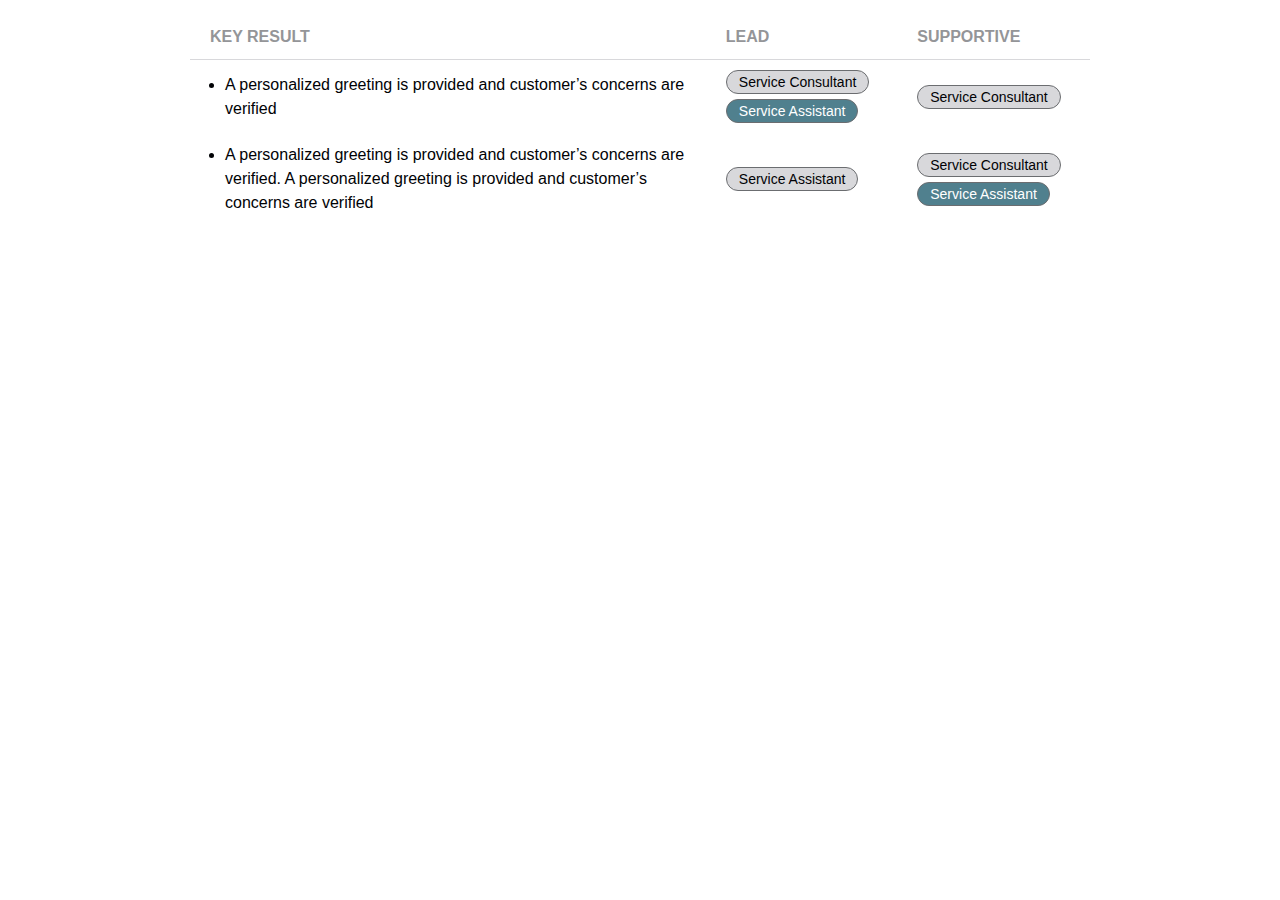
<file: key-results.html>
<!DOCTYPE html>
<html lang="en">
<head>
    <meta charset="UTF-8">
    <meta name="viewport" content="width=device-width, initial-scale=1.0">
    <title>Key Results</title>

    <style media="all" type="text/css">
        * {
            box-sizing: border-box;
        }
        
        html,
        body {
            margin: 0;
            padding: 0;
            box-sizing: border-box;
            font-family: Helvetica, sans-serif;
            font-size: 16px;
            line-height: 1.5;
            color: #010205;
        }

        body, table, th, td, div, p, a {
            margin: 0;
            text-size-adjust: 100%;
            -ms-text-size-adjust: 100%;
            -webkit-text-size-adjust: 100%;
            -webkit-font-smoothing: antialiased;
        }

        img {
            border: 0;
            line-height: 100%;
            outline: none;
            -ms-interpolation-mode: bicubic;
        }

        a {
            padding: 0;
            margin: 0;
            color: inherit;
            text-decoration: none;
        }

        a:hover {
            text-decoration: none;
        }

        ul {
            margin: 0;
            padding-left: 15px;
            list-style-type: disc;
        }

        li {
            margin-bottom: 8px;
        }

        li:last-child {
            margin-bottom: 0;
        }
    
        table {
            mso-table-lspace: 0pt;
            mso-table-rspace: 0pt;
            border-collapse: collapse;
        }
    
        table th,
        table td {
            padding: 10px 20px;
            font-size: 16px;
            font-family: Helvetica, sans-serif;
        }

        th {
            color: #949598;
            font-weight: 600;
            text-align: left;
            text-transform: uppercase;
            border-bottom: 1px solid #d8d8db;
        }

        td {
            color: #010205;
        }

        .table-container {
            padding: 15px 0;
            margin: 0 auto;
            max-width: 900px;
        }

        .table-labels {
            gap: 5px;
            display: flex;
            flex-wrap: wrap;
        }

        .table-label {
            cursor: pointer;
            padding: 0 12px;
            font-size: 14px;
            border-radius: 24px;
            min-height: 24px;
            line-height: 1;
            text-transform: capitalize;
            position: relative;
            display: inline-flex;
            justify-content: center;
            align-items: center;
            color: #010205;
            border: 1px solid #6b6d70;
            background-color: #d8d8db;
        }

        .table-label-primary {
            color: #fff;
            background-color: #50808e;
        }
    
        /* for pdf printing */
        @media print {
            @page {
                size: auto;
                margin: 0;
            }

            .table-label-primary {
                color: #fff;
                background-color: #50808e;
                -webkit-print-color-adjust: exact;
                -moz-print-color-adjust: exact;
                print-color-adjust: exact;
            }
        }
    </style>
</head>
<body>
    <div class="table-container">
        <table style="width: 900px;" border="0" cellspacing="0" cellpadding="0">
            <tr>
                <th width="570">key result</th>
                <th width="200">lead</th>
                <th width="200">supportive</th>
            </tr>
            <tr>
                <td>
                    <ul>
                        <li>A personalized greeting is provided and customer’s concerns are verified</li>
                    </ul>
                </td>
                <td>
                    <div class="table-labels">
                        <p class="table-label">Service Consultant</p>
                        <p class="table-label table-label-primary">Service Assistant</p>
                    </div>
                </td>
                <td>
                    <div class="table-labels">
                        <p class="table-label">Service Consultant</p>
                    </div>
                </td>
            </tr>
            <tr>
                <td>
                    <ul>
                        <li>A personalized greeting is provided and customer’s concerns are verified. A personalized greeting is provided and customer’s concerns are verified</li>
                    </ul>
                </td>
                <td>
                    <div class="table-labels">
                        <p class="table-label">Service Assistant</p>
                    </div>
                </td>
                <td>
                    <div class="table-labels">
                        <p class="table-label">Service Consultant</p>
                        <p class="table-label table-label-primary">Service Assistant</p>
                    </div>
                </td>
            </tr>
        </table>
    </div>
</body>
</html>
</file>
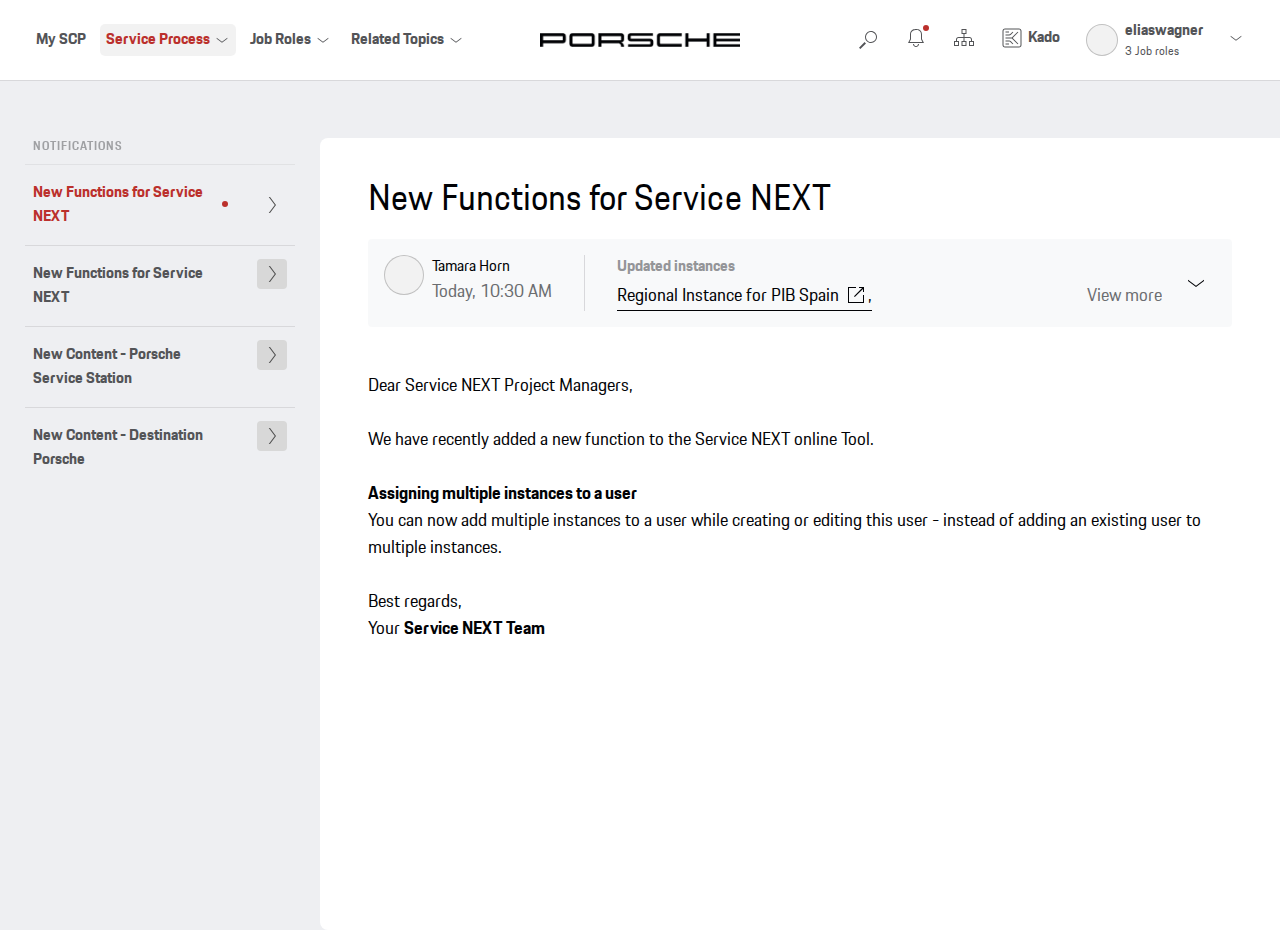
<file: notifications.html>
<!DOCTYPE html>
<html lang="en">
<head>
    <meta charset="UTF-8">
    <meta name="viewport" content="width=device-width, initial-scale=1.0">

    <title>Porche Services</title>

    <link rel="apple-touch-icon" sizes="180x180" href="assets/images/favicon/apple-touch-icon.png">
    <link rel="icon" type="image/png" sizes="32x32" href="assets/images/favicon/favicon-32x32.png">
    <link rel="icon" type="image/png" sizes="16x16" href="assets/images/favicon/favicon-16x16.png">

    <link rel="stylesheet" href="assets/css/scrollbar.css">
    <link rel="stylesheet" href="assets/css/global.css">
    <link rel="stylesheet" href="assets/css/modules/header.css">
    <link rel="stylesheet" href="assets/css/modules/footer.css">
    <link rel="stylesheet" href="assets/css/modules/service.css">
</head>
<body>
    <header class="page-header header">
        <div class="layout">
            <div class="header-navbar">
                <div class="header-navbar-menu">
                    <span></span>
                </div>

                <div class="header-navbar-drawer scrollbar-dynamic">
                    <div class="header-navbar-close">
                        <div class="header-navbar-close-icon">
                            <img src="assets/images/icons/icon-close.svg" alt="">
                        </div>
                    </div>
                    <ul class="header-navbar-links">
                        <li class="header-navbar-link">
                            <a class="mega-link" href="javascript:;">
                                <span>My SCP</span>
                                <img src="assets/images/icons/icon-arrow-head-down-gray-xs.svg" alt="">
                            </a>
                        </li>
                        <li class="header-navbar-link header-navbar-link-active mega mega-has-child">
                            <a class="mega-link" href="javascript:;">
                                <span>Service Process</span>
                                <img src="assets/images/icons/icon-arrow-head-down-gray-xs.svg" alt="">
                            </a>
                            <div class="mega-back">
                                <img src="assets/images/icons/icon-arrow-left.svg" alt="">
                            </div>
                            
                            <div class="mega-block scrollbar-dynamic">
                                <div class="mega-wrap">
                                    <div class="layout">
                                        <div class="mega-menu">
                                            <div class="mega-row">
                                                <div class="mega-col">
                                                    <div class="mega-header">
                                                        <p>service process</p>
                                                    </div>
                                                    <ul class="mega-items">
                                                        <li class="mega-col-service">
                                                            <a href="javascript:;">
                                                                <span>Initiation</span>
                                                            </a>
                                                        </li>
                                                        <li class="mega-col-service">
                                                            <a href="javascript:;">
                                                                <span>Preparation</span>
                                                            </a>
                                                        </li>
                                                        <li class="mega-col-service">
                                                            <a href="javascript:;">
                                                                <span>Check-in</span>
                                                            </a>
                                                        </li>
                                                        <li class="mega-col-service">
                                                            <a href="javascript:;">
                                                                <span>Operation</span>
                                                            </a>
                                                        </li>
                                                        <li class="mega-col-service">
                                                            <a href="javascript:;">
                                                                <span>Quality Control</span>
                                                            </a>
                                                        </li>
                                                        <li class="mega-col-service">
                                                            <a href="javascript:;">
                                                                <span>Check-out</span>
                                                            </a>
                                                        </li>
                                                        <li class="mega-col-service">
                                                            <a href="javascript:;">
                                                                <span>Follow-up</span>
                                                            </a>
                                                        </li>
                                                    </ul>
                                                </div>
    
                                                <div class="mega-col mega-col-complementary">
                                                    <div class="mega-header">
                                                        <p>complementary service</p>
                                                    </div>
                                                    <ul class="mega-items">
                                                        <li>
                                                            <a href="javascript:;">
                                                                <div class="mega-items-icon">
                                                                    <img src="assets/images/complementary/icon-body-paint.png" alt="">
                                                                </div>
                                                                <span>Body and Paint</span>
                                                            </a>
                                                        </li>
                                                        <li>
                                                            <a href="javascript:;">
                                                                <div class="mega-items-icon">
                                                                    <img src="assets/images/complementary/icon-charging-solutions.png" alt="">
                                                                </div>
                                                                <span>Charging Solutions</span>
                                                            </a>
                                                        </li>
                                                        <li>
                                                            <a href="javascript:;">
                                                                <div class="mega-items-icon">
                                                                    <img src="assets/images/complementary/icon-hv-battery-repair.png" alt="">
                                                                </div>
                                                                <span>HV battery Repair</span>
                                                            </a>
                                                        </li>
                                                        <li>
                                                            <a href="javascript:;">
                                                                <div class="mega-items-icon">
                                                                    <img src="assets/images/complementary/icon-porsche-assistance.png" alt="">
                                                                </div>
                                                                <span>Porsche Assistance</span>
                                                            </a>
                                                        </li>
                                                        <li>
                                                            <a href="javascript:;">
                                                                <div class="mega-items-icon">
                                                                    <img src="assets/images/complementary/icon-porsche-connect.png" alt="">
                                                                </div>
                                                                <span>Porsche Connect & OTA</span>
                                                            </a>
                                                        </li>
                                                    </ul>
                                                </div>
    
                                                <div class="mega-col mega-col-general">
                                                    <div class="mega-header">
                                                        <p>other</p>
                                                    </div>
                                                    <ul class="mega-items">
                                                        <li>
                                                            <a href="javascript:;">
                                                                <span>General Process</span>
                                                            </a>
                                                        </li>
                                                    </ul>
                                                </div>
                                            </div>
                                        </div>
                                    </div>
                                </div>
                            </div>
                        </li>
                        <li class="header-navbar-link mega mega-has-child">
                            <a class="mega-link" href="javascript:;">
                                <span>Job Roles</span>
                                <img src="assets/images/icons/icon-arrow-head-down-gray-xs.svg" alt="">
                            </a>
                            <div class="mega-back">
                                <img src="assets/images/icons/icon-arrow-left.svg" alt="">
                            </div>
    
                            <div class="mega-block scrollbar-dynamic">
                                <div class="mega-wrap">
                                    <div class="layout">
                                        <div class="mega-menu">
                                            <div class="mega-row">
                                                <div class="mega-col mega-col-aftersales">
                                                    <div class="mega-header">
                                                        <p>aftersales</p>
                                                    </div>
                                                    <ul class="mega-items">
                                                        <li>
                                                            <a href="javascript:;">
                                                                <span>Aftersales Manager</span>
                                                            </a>
                                                        </li>
                                                        <li>
                                                            <a href="javascript:;">
                                                                <span>Body & Paint Advisor</span>
                                                            </a>
                                                        </li>
                                                        <li>
                                                            <a href="javascript:;">
                                                                <span>HV Battery Repair</span>
                                                            </a>
                                                        </li>
                                                        <li>
                                                            <a href="javascript:;">
                                                                <span>Classic Technician</span>
                                                            </a>
                                                        </li>
                                                        <li>
                                                            <a href="javascript:;">
                                                                <span>Diagnostic Specialist</span>
                                                            </a>
                                                        </li>
                                                        <li>
                                                            <a href="javascript:;">
                                                                <span>HAD Technician</span>
                                                            </a>
                                                        </li>
                                                    </ul>
                                                    <div class="mega-footer">
                                                        <a href="javascript:;">
                                                            <span>View all</span>
                                                            <img src="assets/images/icons/icon-arrow-head-right-red.svg" alt="">
                                                        </a>
                                                    </div>
                                                </div>
    
                                                <div class="mega-col mega-col-sales">
                                                    <div class="mega-header">
                                                        <p>sales</p>
                                                    </div>
                                                    <ul class="mega-items">
                                                        <li>
                                                            <a href="javascript:;">
                                                                <span>Porsche Pro</span>
                                                            </a>
                                                        </li>
                                                        <li>
                                                            <a href="javascript:;">
                                                                <span>Sales Assistant</span>
                                                            </a>
                                                        </li>
                                                        <li>
                                                            <a href="javascript:;">
                                                                <span>Sales Consultant</span>
                                                            </a>
                                                        </li>
                                                        <li>
                                                            <a href="javascript:;">
                                                                <span>Sales Manager</span>
                                                            </a>
                                                        </li>
                                                        <li>
                                                            <a href="javascript:;">
                                                                <span>Used Car Sales Consultant</span>
                                                            </a>
                                                        </li>
                                                        <li>
                                                            <a href="javascript:;">
                                                                <span>Used Car Sale Manager</span>
                                                            </a>
                                                        </li>
                                                    </ul>
                                                    <div class="mega-footer">
                                                        <a href="javascript:;">
                                                            <span>View all</span>
                                                            <img src="assets/images/icons/icon-arrow-head-right-red.svg" alt="">
                                                        </a>
                                                    </div>
                                                </div>
    
                                                <div class="mega-col mega-col-hybrid">
                                                    <div class="mega-header">
                                                        <p>hybrid</p>
                                                    </div>
                                                    <ul class="mega-items">
                                                        <li>
                                                            <a href="javascript:;">
                                                                <span>Car Washer</span>
                                                            </a>
                                                        </li>
                                                        <li>
                                                            <a href="javascript:;">
                                                                <span>CRM Manager</span>
                                                            </a>
                                                        </li>
                                                        <li>
                                                            <a href="javascript:;">
                                                                <span>Customer Concierge</span>
                                                            </a>
                                                        </li>
                                                        <li>
                                                            <a href="javascript:;">
                                                                <span>Digital Expert</span>
                                                            </a>
                                                        </li>
                                                        <li>
                                                            <a href="javascript:;">
                                                                <span>Host</span>
                                                            </a>
                                                        </li>
                                                        <li>
                                                            <a href="javascript:;">
                                                                <span>Vehicle Porter</span>
                                                            </a>
                                                        </li>
                                                    </ul>
                                                    <div class="mega-footer">
                                                        <a href="javascript:;">
                                                            <span>View all</span>
                                                            <img src="assets/images/icons/icon-arrow-head-right-red.svg" alt="">
                                                        </a>
                                                    </div>
                                                </div>
    
                                                <div class="mega-col mega-col-role">
                                                    <div class="mega-header">
                                                        <p>about job role</p>
                                                    </div>
                                                    <div class="mega-body">
                                                        <a class="button primary" href="javascript:;">
                                                            <img src="assets/images/icons/icon-printer.svg" alt="">
                                                            <span>view job role profles</span>
                                                        </a>
                                                    </div>
    
                                                    <div class="mega-header">
                                                        <p>driven by you</p>
                                                    </div>
                                                    <div class="mega-body">
                                                        <div class="mega-video">
                                                            <video src=""></video>
                                                        </div>
                                                    </div>
                                                </div>
                                            </div>
                                        </div>
                                    </div>
                                </div>
                            </div>
                        </li>
                        <li class="header-navbar-link mega mega-has-child">
                            <a class="mega-link" href="javascript:;">
                                <span>Related Topics</span>
                                <img src="assets/images/icons/icon-arrow-head-down-gray-xs.svg" alt="">
                            </a>
                            <div class="mega-back">
                                <img src="assets/images/icons/icon-arrow-left.svg" alt="">
                            </div>
    
                            <div class="mega-block scrollbar-dynamic">
                                <div class="mega-wrap">
                                    <div class="layout">
                                        <div class="mega-menu">
                                            <div class="mega-row">
                                                <div class="mega-col mega-col-aftersales">
                                                    <div class="mega-header">
                                                        <p>system categories</p>
                                                    </div>
                                                    <ul class="mega-items">
                                                        <li>
                                                            <a href="javascript:;">
                                                                <span>C@P (CRM@Aftersales)</span>
                                                            </a>
                                                        </li>
                                                        <li>
                                                            <a href="javascript:;">
                                                                <span>DMS (Dealer Management System)</span>
                                                            </a>
                                                        </li>
                                                        <li>
                                                            <a href="javascript:;">
                                                                <span>My Porsche</span>
                                                            </a>
                                                        </li>
                                                        <li>
                                                            <a href="javascript:;">
                                                                <span>PSCI (Porsche Connect Service Information)</span>
                                                            </a>
                                                        </li>
                                                        <li>
                                                            <a href="javascript:;">
                                                                <span>PCSS (Porsche Central Service System)</span>
                                                            </a>
                                                        </li>
                                                        <li>
                                                            <a href="javascript:;">
                                                                <span>PPN (Porsche Partner Network)</span>
                                                            </a>
                                                        </li>
                                                    </ul>
                                                    <div class="mega-footer">
                                                        <a href="javascript:;">
                                                            <span>View all</span>
                                                            <img src="assets/images/icons/icon-arrow-head-right-red.svg" alt="">
                                                        </a>
                                                    </div>
                                                </div>
    
                                                <div class="mega-col mega-col-sales">
                                                    <div class="mega-header">
                                                        <p>other</p>
                                                    </div>
                                                    <ul class="mega-items">
                                                        <li>
                                                            <a href="javascript:;">
                                                                <span>Destination Porsche</span>
                                                            </a>
                                                        </li>
                                                        <li>
                                                            <a href="javascript:;">
                                                                <span>Future Retail Formats</span>
                                                            </a>
                                                        </li>
                                                        <li>
                                                            <a href="javascript:;">
                                                                <span>Service Station</span>
                                                            </a>
                                                        </li>
                                                    </ul>
                                                </div>
                                            </div>
                                        </div>
                                    </div>
                                </div>
                            </div>
                        </li>
                    </ul>
                </div>

                <div class="header-navbar-brand">
                    <a href="javascript:;">
                        <picture>
                            <source media="(min-width: 768px)" srcset="assets/images/global/logo-porsche-dark.png">
                            <img src="assets/images/global/logo-porsche-icon.png" alt="">
                        </picture>
                    </a>
                </div>

                <div class="header-navbar-manage scrollbar-dynamic">
                    <div class="header-navbar-manage-close">
                        <img src="assets/images/icons/icon-close.svg" alt="">
                    </div>
                    <ul class="header-navbar-nav">
                        <li>
                            <div class="header-navbar-search">
                                <div id="header-search" class="header-navbar-icon">
                                    <img src="assets/images/icons/icon-search-gray.svg" alt="">
                                </div>
                                <div class="header-navbar-inputs">
                                    <form role="search" id="searchform" class="header-navbar-form">
                                        <div>
                                            <input class="header-navbar-input" type="text" value="" name="s" id="s" placeholder="Enter keywords, text, content..." autocomplete="off">
                                            <input type="submit" id="searchsubmit" value="Search">
                                        </div>
                                    </form>
                                    <div id="search-close" class="header-navbar-input-close">
                                        <img src="assets/images/icons/icon-close.svg" alt="">
                                    </div>
                                </div>
                            </div>
                        </li>
                        <li>
                            <a href="javascript:;" class="header-navbar-icon-alert header-navbar-icon">
                                <span class="header-navbar-icon-notify"></span>
                                <img src="assets/images/icons/icon-bell-gray.svg" alt="">
                            </a>
                            <div class="header-navbar-alert header-navbar-alert-hide">
                                <div class="header-navbar-alert-header">
                                    <p>Notifications</p>
                                    <div class="header-navbar-alert-close">
                                        <img src="assets/images/icons/icon-close.svg" alt="">
                                    </div>
                                </div>
                                <div class="header-navbar-alert-body">
                                    <ul class="header-navbar-alert-lists">
                                        <li>
                                            <a class="header-navbar-alert-list alert-notify" href="javascript:;">
                                                <div class="header-navbar-alert-avatar avatar"></div>
                                                <div class="header-navbar-alert-content">
                                                    <p><strong>Tamara Horn</strong> published <strong>New Functions for your Service NEXT Tool Station</strong></p>
                                                    <span>Today, 10:30 AM</span>

                                                    <ul class="header-navbar-alert-thumbs">
                                                        <li>
                                                            <img src="assets/images/hero/thumb-video.png" alt="">
                                                        </li>
                                                    </ul>
                                                </div>
                                            </a>
                                        </li>
                                        <li>
                                            <a class="header-navbar-alert-list alert-notify" href="javascript:;">
                                                <div class="header-navbar-alert-avatar avatar"></div>
                                                <div class="header-navbar-alert-content">
                                                    <p><strong>Michael Maier</strong> published <strong>New Content - Porsche Service Station</strong></p>
                                                    <span>15 January, 2024</span>
                                                </div>
                                            </a>
                                        </li>
                                        <li>
                                            <a class="header-navbar-alert-list" href="javascript:;">
                                                <div class="header-navbar-alert-avatar avatar"></div>
                                                <div class="header-navbar-alert-content">
                                                    <p><strong>Tamara Horn</strong> published <strong>New Functions for your Service NEXT Tool Station</strong></p>
                                                    <span>Today, 10:30 AM</span>

                                                    <ul class="header-navbar-alert-thumbs">
                                                        <li>
                                                            <img src="assets/images/hero/hero-thumb-1.jpg" alt="">
                                                        </li>
                                                        <li>
                                                            <img src="assets/images/hero/hero-thumb-2.jpg" alt="">
                                                        </li>
                                                    </ul>
                                                </div>
                                            </a>
                                        </li>
                                        <li>
                                            <a class="header-navbar-alert-list" href="javascript:;">
                                                <div class="header-navbar-alert-avatar avatar"></div>
                                                <div class="header-navbar-alert-content">
                                                    <p><strong>Tamara Horn</strong> published <strong>New Functions for your Service NEXT Tool Station</strong></p>
                                                    <span>Today, 10:30 AM</span>
                                                </div>
                                            </a>
                                        </li>
                                    </ul>
                                </div>
                                <div class="header-navbar-alert-footer">
                                    <a class="header-navbar-alert-link" href="javascript:;">
                                        <span>View all Notifications</span>
                                        <div class="header-navbar-alert-link-icon">
                                            <img src="assets/images/icons/icon-arrow-head-right.svg" alt="">
                                        </div>
                                    </a>
                                </div>
                            </div>
                        </li>
                        <li>
                            <a href="javascript:;" class="header-navbar-icon">
                                <img src="assets/images/icons/icon-diagram-gray.svg" alt="">
                            </a>
                        </li>
                        <li>
                            <a href="javascript:;" class="header-navbar-icon auto">
                                <img src="assets/images/icons/icon-kado-gray.svg" alt="">
                                <span>Kado</span>
                            </a>
                        </li>
                        <li>
                            <div class="header-navbar-setting">
                                <div id="profile-drawer" class="header-navbar-profile">
                                    <div class="header-navbar-avatar avatar"></div>
                                    <div class="header-navbar-arrow">
                                        <img src="assets/images/icons/icon-arrow-head-down-gray-xs.svg" alt="">
                                    </div>
                                </div>
                                <div class="header-navbar-text">
                                    <h6>eliaswagner</h6>
                                    <p>3 Job roles</p>
                                </div>
                            </div>
                            <div class="header-navbar-setting-icon">
                                <img src="assets/images/icons/icon-arrow-head-down.svg" alt="">
                            </div>
                        </li>
                    </ul>
                </div>
            </div>
        </div>
    </header>
    
    <div class="complementary page-body">
        <div class="service-content">
            <div class="layout">
                <div id="charging-solutions" class="service-block">
                    <div class="service-view">
                        <div class="service-links aside">
                            <div class="aside-nav scrollbar-dynamic">
                                <div class="aside-heading">
                                    <h6>Notifications</h6>
                                </div>
                                <ul class="aside-links">
                                    <li>
                                        <a class="aside-link aside-link-active" href="javascript:;">
                                            <p>New Functions for Service NEXT
                                                <span class="aside-notify"></span>
                                            </p>
                                            <img class="aside-link-arrow-icon" src="assets/images/icons/icon-arrow-head-right-red.svg" alt="">
                                        </a>
                                    </li>
                                    <li>
                                        <a class="aside-link" href="javascript:;">
                                            <p>New Functions for Service NEXT</p>
                                        </a>
                                        <div class="aside-link-arrow">
                                            <img class="aside-link-arrow-icon" src="assets/images/icons/icon-arrow-head-right-red.svg" alt="">
                                        </div>
                                    </li>
                                    <li>
                                        <a class="aside-link" href="javascript:;">
                                            <p>New Content - Porsche Service Station</p>
                                        </a>
                                        <div class="aside-link-arrow">
                                            <img class="aside-link-arrow-icon" src="assets/images/icons/icon-arrow-head-right-red.svg" alt="">
                                        </div>
                                    </li>
                                    <li>
                                        <a class="aside-link" href="javascript:;">
                                            <p>New Content - Destination Porsche</p>
                                        </a>
                                        <div class="aside-link-arrow">
                                            <img class="aside-link-arrow-icon" src="assets/images/icons/icon-arrow-head-right-red.svg" alt="">
                                        </div>
                                    </li>
                                </ul>
                            </div>
                        </div>

                        <div class="service-panel">
                            <div class="service-hero">
                                <div class="service-user service-hero-content">
                                    <h2>New Functions for Service NEXT</h2>

                                    <div class="service-user-block">
                                        <div class="service-user-arrow">
                                            <img src="assets/images/icons/icon-arrow-head-down.svg" alt="">
                                        </div>
                                        
                                        <div class="service-user-profile">
                                            <div class="service-user-profile-avatar avatar">
                                            </div>
                                            <div class="service-user-profile-heading">
                                                <h6>Tamara Horn</h6>
                                                <p>Today, 10:30 AM</p>
                                            </div>
                                        </div>

                                        <div class="service-user-details">
                                            <h6>Updated instances</h6>
                                            <div class="service-user-detail">
                                                <ul class="service-user-detail-lists">
                                                    <li>
                                                        <a href="javascript:;">
                                                            Regional Instance for PIB Spain
                                                            <img src="assets/images/icons/icon-external.svg" alt="">,
                                                        </a>
                                                    </li>
                                                    <li>
                                                        <a href="javascript:;">
                                                            Main Instance for Porsche Japan
                                                            <img src="assets/images/icons/icon-external.svg" alt="">,
                                                        </a>
                                                    </li>
                                                    <li>
                                                        <a href="javascript:;">
                                                            Main Instance for Porsche Australia
                                                            <img src="assets/images/icons/icon-external.svg" alt="">,
                                                        </a>
                                                    </li>
                                                    <li>
                                                        <a href="javascript:;">
                                                            Regional Instance for PIB Spain
                                                            <img src="assets/images/icons/icon-external.svg" alt="">,
                                                        </a>
                                                    </li>
                                                    <li>
                                                        <a href="javascript:;">
                                                            Main Instance for Porsche Japan
                                                            <img src="assets/images/icons/icon-external.svg" alt="">,
                                                        </a>
                                                    </li>
                                                    <li>
                                                        <a href="javascript:;">
                                                            Main Instance for Porsche Australia
                                                            <img src="assets/images/icons/icon-external.svg" alt="">,
                                                        </a>
                                                    </li>
                                                </ul>
                                                <div class="service-user-detail-view">View more</div>
                                            </div>
                                        </div>
                                    </div>

                                    <div class="service-user-content">
                                        <p>
                                            Dear Service NEXT Project Managers,
                                            <br>
                                            <br>
                                            We  have recently added a new function to the Service NEXT online Tool.
                                            <br>
                                            <br>
                                            <strong>Assigning multiple instances to a user</strong>
                                            <br>
                                            You can now add multiple instances to a user while creating or editing this user - instead of adding an existing user to multiple instances.
                                            <br>
                                            <br>
                                            Best regards,
                                            <br>
                                            Your <strong>Service NEXT Team</strong>
                                        </p>
                                    </div>
                                </div>
                            </div>
                        </div>
                    </div>
                </div>
            </div>
        </div>
    </div>

    <div id="profile-drawer-window" class="window window-close">
        <div class="window-blur"></div>
        <div class="drawer drawer-close scrollbar-dynamic">
            <div class="drawer-close-button button white-outline icon">
                <img src="assets/images/icons/icon-close-white.svg" alt="">
            </div>
            <div class="drawer-content">
                <div class="drawer-header">
                    <div class="profile padding-none">
                        <div class="profile-header">
                            <div class="profile-header-user">
                                <div class="profile-header-avatar avatar">
                                    <img src="assets/images/users/avatar.png" alt="">
                                </div>
                            </div>
                            <div class="profile-header-title">
                                <h5>eliaswagner</h5>
                            </div>
                        </div>
                        <div class="profile-role">
                            <div class="profile-role-header">
                                <p>MY Job roles</p>
                            </div>
                            <div class="profile-role-labels labels">
                                <span class="label primary">
                                    Service Consultant
                                </span>
                                <span class="label">
                                    Service Consultant
                                </span>
                                <span class="label">
                                    Sales Manager (<span>D</span>)
                                </span>
                            </div>
                        </div>
                    </div>
                </div>
    
                <div class="drawer-body">
                    <ul class="drawer-items">
                        <li class="drawer-item">
                            <a href="javascript:;" class="drawer-link">
                                <div class="drawer-link-icon">
                                    <img src="assets/images/icons/icon-user.svg" alt="">
                                </div>
                                <div class="drawer-link-text">
                                    <h5>Profile settings</h5>
                                </div>
                            </a>
                            <a href="javascript:;" class="drawer-link-icon">
                                <img src="assets/images/icons/icon-external.svg" alt="">
                            </a>
                        </li>
                        <li class="drawer-item">
                            <a href="javascript:;" class="drawer-link">
                                <div class="drawer-link-icon">
                                    <img src="assets/images/icons/icon-compare.svg" alt="">
                                </div>
                                <div class="drawer-link-text">
                                    <h5>Change instance</h5>
                                </div>
                            </a>
                        </li>
                        <li class="drawer-item">
                            <a href="javascript:;" class="drawer-link">
                                <div class="drawer-link-icon">
                                    <img src="assets/images/icons/icon-question-outline.svg" alt="">
                                </div>
                                <div class="drawer-link-text">
                                    <h5>Documentation</h5>
                                </div>
                            </a>
                        </li>
                        <li class="drawer-item">
                            <a href="javascript:;" class="drawer-link">
                                <div class="drawer-link-icon">
                                    <img src="assets/images/icons/icon-email.svg" alt="">
                                </div>
                                <div class="drawer-link-text">
                                    <h5>Send feedback</h5>
                                </div>
                            </a>
                        </li>
                    </ul>
    
                    <ul class="drawer-items">
                        <li class="drawer-item">
                            <a href="javascript:;" class="drawer-link">
                                <div class="drawer-link-icon">
                                    <img src="assets/images/icons/icon-logout.svg" alt="">
                                </div>
                                <div class="drawer-link-text">
                                    <h5>Log out</h5>
                                </div>
                            </a>
                        </li>
                    </ul>
                </div>
    
                <div class="drawer-footer">
                    <div class="drawer-footer-label">
                        <p>Department:</p>
                    </div>
                    <div class="drawer-footer-button button block secondary-outline">
                        <p>After Sales Service Next</p>
                        <span>Switch</span>
                    </div>
                </div>
            </div>
        </div>
    </div>

    <div class="scroll-up">
        <a class="button light icon" href="javascript:;">
            <img src="assets/images/icons/icon-scroll-up.svg" alt="">
        </a>
    </div>

    <div class="aside-menu">
        <img src="assets/images/icons/icon-plus-black.svg" alt="">
    </div>

    <div class="backdrop backdrop-hide"></div>
    
    <script src="assets/js/jquery3.7.1.js"></script>
    <script src="assets/js/scrollbar.js"></script>
    <script src="assets/js/global.js"></script>
    <script src="assets/js/header.js"></script>
    <script src="assets/js/profile.js"></script>
    <script src="assets/js/aside.js"></script>
    <script src="assets/js/service.js"></script>
</body>
</html>
</file>
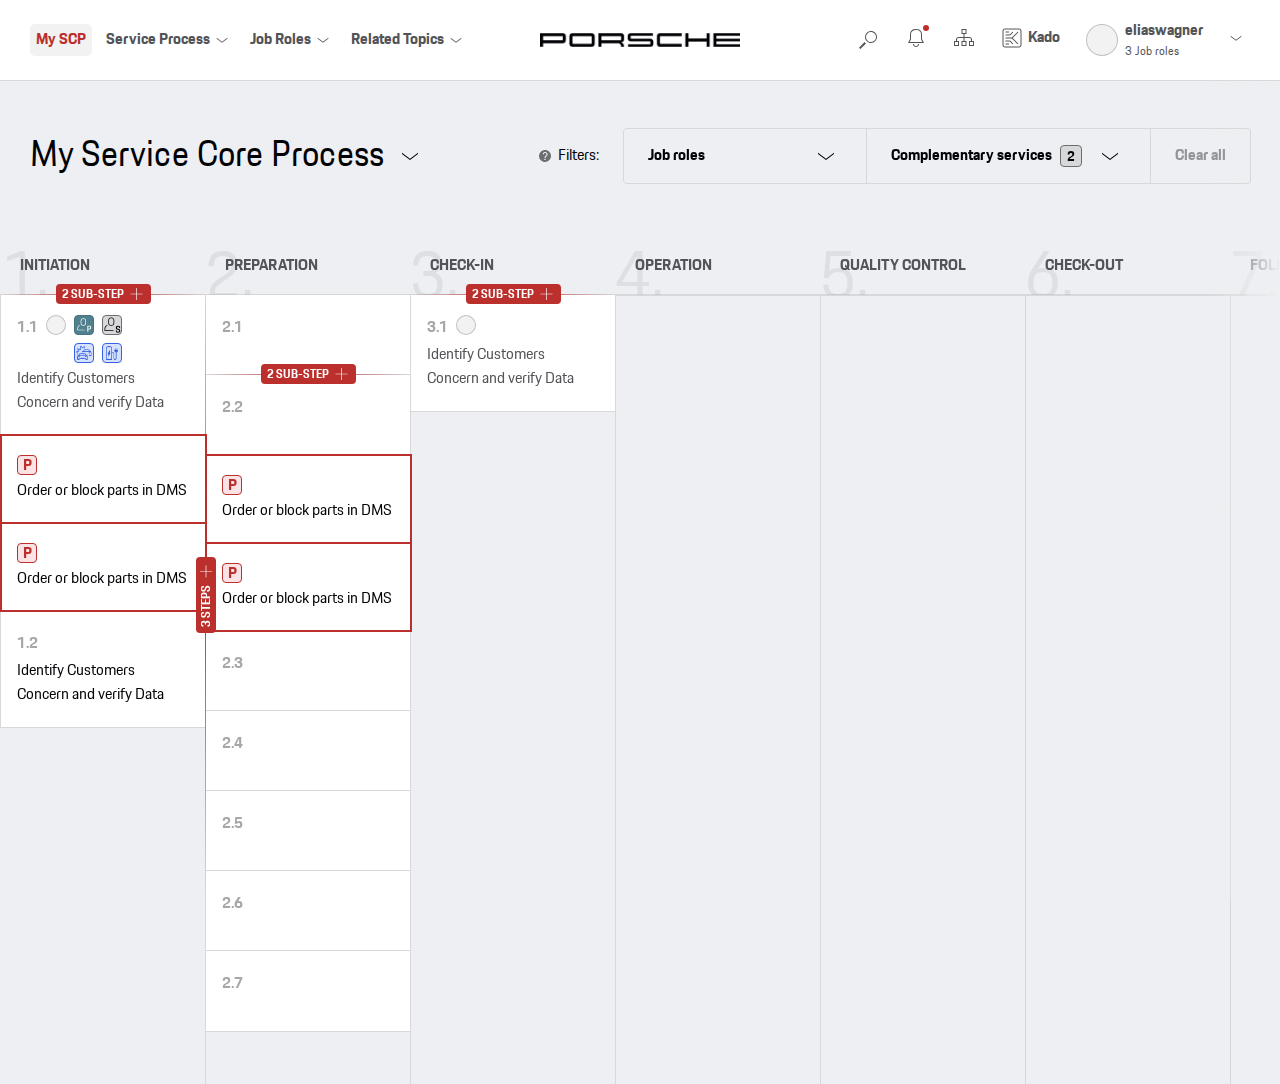
<file: scp.html>
<!DOCTYPE html>
<html lang="en">
<head>
    <meta charset="UTF-8">
    <meta name="viewport" content="width=device-width, initial-scale=1.0">

    <title>Porche Services</title>

    <link rel="apple-touch-icon" sizes="180x180" href="assets/images/favicon/apple-touch-icon.png">
    <link rel="icon" type="image/png" sizes="32x32" href="assets/images/favicon/favicon-32x32.png">
    <link rel="icon" type="image/png" sizes="16x16" href="assets/images/favicon/favicon-16x16.png">
    
    <link rel="stylesheet" href="assets/css/scrollbar.css">
    <link rel="stylesheet" href="assets/css/global.css">
    <link rel="stylesheet" href="assets/css/modules/header.css">
    <link rel="stylesheet" href="assets/css/modules/footer.css">
    <link rel="stylesheet" href="assets/css/modules/scp.css">
    <link rel="stylesheet" href="assets/css/modules/print.css" media="print">
</head>
<body>
    <header class="page-header header">
        <div class="layout">
            <div class="header-navbar">
                <div class="header-navbar-menu">
                    <span></span>
                </div>

                <div class="header-navbar-drawer scrollbar-dynamic">
                    <div class="header-navbar-close">
                        <div class="header-navbar-close-icon">
                            <img src="assets/images/icons/icon-close.svg" alt="">
                        </div>
                    </div>
                    <ul class="header-navbar-links">
                        <li class="header-navbar-link header-navbar-link-active">
                            <a class="mega-link" href="javascript:;">
                                <span>My SCP</span>
                                <img src="assets/images/icons/icon-arrow-head-down-gray-xs.svg" alt="">
                            </a>
                        </li>
                        <li class="header-navbar-link mega mega-has-child">
                            <a class="mega-link" href="javascript:;">
                                <span>Service Process</span>
                                <img src="assets/images/icons/icon-arrow-head-down-gray-xs.svg" alt="">
                            </a>
                            <div class="mega-back">
                                <img src="assets/images/icons/icon-arrow-left.svg" alt="">
                            </div>
                            
                            <div class="mega-block scrollbar-dynamic">
                                <div class="mega-wrap">
                                    <div class="layout">
                                        <div class="mega-menu">
                                            <div class="mega-row">
                                                <div class="mega-col">
                                                    <div class="mega-header">
                                                        <p>service process</p>
                                                    </div>
                                                    <ul class="mega-items">
                                                        <li class="mega-col-service">
                                                            <a href="javascript:;">
                                                                <span>Initiation</span>
                                                            </a>
                                                        </li>
                                                        <li class="mega-col-service">
                                                            <a href="javascript:;">
                                                                <span>Preparation</span>
                                                            </a>
                                                        </li>
                                                        <li class="mega-col-service">
                                                            <a href="javascript:;">
                                                                <span>Check-in</span>
                                                            </a>
                                                        </li>
                                                        <li class="mega-col-service">
                                                            <a href="javascript:;">
                                                                <span>Operation</span>
                                                            </a>
                                                        </li>
                                                        <li class="mega-col-service">
                                                            <a href="javascript:;">
                                                                <span>Quality Control</span>
                                                            </a>
                                                        </li>
                                                        <li class="mega-col-service">
                                                            <a href="javascript:;">
                                                                <span>Check-out</span>
                                                            </a>
                                                        </li>
                                                        <li class="mega-col-service">
                                                            <a href="javascript:;">
                                                                <span>Follow-up</span>
                                                            </a>
                                                        </li>
                                                    </ul>
                                                </div>
    
                                                <div class="mega-col mega-col-complementary">
                                                    <div class="mega-header">
                                                        <p>complementary service</p>
                                                    </div>
                                                    <ul class="mega-items">
                                                        <li>
                                                            <a href="javascript:;">
                                                                <div class="mega-items-icon">
                                                                    <img src="assets/images/complementary/icon-body-paint.png" alt="">
                                                                </div>
                                                                <span>Body and Paint</span>
                                                            </a>
                                                        </li>
                                                        <li>
                                                            <a href="javascript:;">
                                                                <div class="mega-items-icon">
                                                                    <img src="assets/images/complementary/icon-charging-solutions.png" alt="">
                                                                </div>
                                                                <span>Charging Solutions</span>
                                                            </a>
                                                        </li>
                                                        <li>
                                                            <a href="javascript:;">
                                                                <div class="mega-items-icon">
                                                                    <img src="assets/images/complementary/icon-hv-battery-repair.png" alt="">
                                                                </div>
                                                                <span>HV battery Repair</span>
                                                            </a>
                                                        </li>
                                                        <li>
                                                            <a href="javascript:;">
                                                                <div class="mega-items-icon">
                                                                    <img src="assets/images/complementary/icon-porsche-assistance.png" alt="">
                                                                </div>
                                                                <span>Porsche Assistance</span>
                                                            </a>
                                                        </li>
                                                        <li>
                                                            <a href="javascript:;">
                                                                <div class="mega-items-icon">
                                                                    <img src="assets/images/complementary/icon-porsche-connect.png" alt="">
                                                                </div>
                                                                <span>Porsche Connect & OTA</span>
                                                            </a>
                                                        </li>
                                                    </ul>
                                                </div>
    
                                                <div class="mega-col mega-col-general">
                                                    <div class="mega-header">
                                                        <p>other</p>
                                                    </div>
                                                    <ul class="mega-items">
                                                        <li>
                                                            <a href="javascript:;">
                                                                <span>General Process</span>
                                                            </a>
                                                        </li>
                                                    </ul>
                                                </div>
                                            </div>
                                        </div>
                                    </div>
                                </div>
                            </div>
                        </li>
                        <li class="header-navbar-link mega mega-has-child">
                            <a class="mega-link" href="javascript:;">
                                <span>Job Roles</span>
                                <img src="assets/images/icons/icon-arrow-head-down-gray-xs.svg" alt="">
                            </a>
                            <div class="mega-back">
                                <img src="assets/images/icons/icon-arrow-left.svg" alt="">
                            </div>
    
                            <div class="mega-block scrollbar-dynamic">
                                <div class="mega-wrap">
                                    <div class="layout">
                                        <div class="mega-menu">
                                            <div class="mega-row">
                                                <div class="mega-col mega-col-aftersales">
                                                    <div class="mega-header">
                                                        <p>aftersales</p>
                                                    </div>
                                                    <ul class="mega-items">
                                                        <li>
                                                            <a href="javascript:;">
                                                                <span>Aftersales Manager</span>
                                                            </a>
                                                        </li>
                                                        <li>
                                                            <a href="javascript:;">
                                                                <span>Body & Paint Advisor</span>
                                                            </a>
                                                        </li>
                                                        <li>
                                                            <a href="javascript:;">
                                                                <span>HV Battery Repair</span>
                                                            </a>
                                                        </li>
                                                        <li>
                                                            <a href="javascript:;">
                                                                <span>Classic Technician</span>
                                                            </a>
                                                        </li>
                                                        <li>
                                                            <a href="javascript:;">
                                                                <span>Diagnostic Specialist</span>
                                                            </a>
                                                        </li>
                                                        <li>
                                                            <a href="javascript:;">
                                                                <span>HAD Technician</span>
                                                            </a>
                                                        </li>
                                                    </ul>
                                                    <div class="mega-footer">
                                                        <a href="javascript:;">
                                                            <span>View all</span>
                                                            <img src="assets/images/icons/icon-arrow-head-right-red.svg" alt="">
                                                        </a>
                                                    </div>
                                                </div>
    
                                                <div class="mega-col mega-col-sales">
                                                    <div class="mega-header">
                                                        <p>sales</p>
                                                    </div>
                                                    <ul class="mega-items">
                                                        <li>
                                                            <a href="javascript:;">
                                                                <span>Porsche Pro</span>
                                                            </a>
                                                        </li>
                                                        <li>
                                                            <a href="javascript:;">
                                                                <span>Sales Assistant</span>
                                                            </a>
                                                        </li>
                                                        <li>
                                                            <a href="javascript:;">
                                                                <span>Sales Consultant</span>
                                                            </a>
                                                        </li>
                                                        <li>
                                                            <a href="javascript:;">
                                                                <span>Sales Manager</span>
                                                            </a>
                                                        </li>
                                                        <li>
                                                            <a href="javascript:;">
                                                                <span>Used Car Sales Consultant</span>
                                                            </a>
                                                        </li>
                                                        <li>
                                                            <a href="javascript:;">
                                                                <span>Used Car Sale Manager</span>
                                                            </a>
                                                        </li>
                                                    </ul>
                                                    <div class="mega-footer">
                                                        <a href="javascript:;">
                                                            <span>View all</span>
                                                            <img src="assets/images/icons/icon-arrow-head-right-red.svg" alt="">
                                                        </a>
                                                    </div>
                                                </div>
    
                                                <div class="mega-col mega-col-hybrid">
                                                    <div class="mega-header">
                                                        <p>hybrid</p>
                                                    </div>
                                                    <ul class="mega-items">
                                                        <li>
                                                            <a href="javascript:;">
                                                                <span>Car Washer</span>
                                                            </a>
                                                        </li>
                                                        <li>
                                                            <a href="javascript:;">
                                                                <span>CRM Manager</span>
                                                            </a>
                                                        </li>
                                                        <li>
                                                            <a href="javascript:;">
                                                                <span>Customer Concierge</span>
                                                            </a>
                                                        </li>
                                                        <li>
                                                            <a href="javascript:;">
                                                                <span>Digital Expert</span>
                                                            </a>
                                                        </li>
                                                        <li>
                                                            <a href="javascript:;">
                                                                <span>Host</span>
                                                            </a>
                                                        </li>
                                                        <li>
                                                            <a href="javascript:;">
                                                                <span>Vehicle Porter</span>
                                                            </a>
                                                        </li>
                                                    </ul>
                                                    <div class="mega-footer">
                                                        <a href="javascript:;">
                                                            <span>View all</span>
                                                            <img src="assets/images/icons/icon-arrow-head-right-red.svg" alt="">
                                                        </a>
                                                    </div>
                                                </div>
    
                                                <div class="mega-col mega-col-role">
                                                    <div class="mega-header">
                                                        <p>about job role</p>
                                                    </div>
                                                    <div class="mega-body">
                                                        <a class="button primary" href="javascript:;">
                                                            <img src="assets/images/icons/icon-printer.svg" alt="">
                                                            <span>view job role profles</span>
                                                        </a>
                                                    </div>
    
                                                    <div class="mega-header">
                                                        <p>driven by you</p>
                                                    </div>
                                                    <div class="mega-body">
                                                        <div class="mega-video">
                                                            <video src=""></video>
                                                        </div>
                                                    </div>
                                                </div>
                                            </div>
                                        </div>
                                    </div>
                                </div>
                            </div>
                        </li>
                        <li class="header-navbar-link mega mega-has-child">
                            <a class="mega-link" href="javascript:;">
                                <span>Related Topics</span>
                                <img src="assets/images/icons/icon-arrow-head-down-gray-xs.svg" alt="">
                            </a>
                            <div class="mega-back">
                                <img src="assets/images/icons/icon-arrow-left.svg" alt="">
                            </div>
    
                            <div class="mega-block scrollbar-dynamic">
                                <div class="mega-wrap">
                                    <div class="layout">
                                        <div class="mega-menu">
                                            <div class="mega-row">
                                                <div class="mega-col mega-col-aftersales">
                                                    <div class="mega-header">
                                                        <p>system categories</p>
                                                    </div>
                                                    <ul class="mega-items">
                                                        <li>
                                                            <a href="javascript:;">
                                                                <span>C@P (CRM@Aftersales)</span>
                                                            </a>
                                                        </li>
                                                        <li>
                                                            <a href="javascript:;">
                                                                <span>DMS (Dealer Management System)</span>
                                                            </a>
                                                        </li>
                                                        <li>
                                                            <a href="javascript:;">
                                                                <span>My Porsche</span>
                                                            </a>
                                                        </li>
                                                        <li>
                                                            <a href="javascript:;">
                                                                <span>PSCI (Porsche Connect Service Information)</span>
                                                            </a>
                                                        </li>
                                                        <li>
                                                            <a href="javascript:;">
                                                                <span>PCSS (Porsche Central Service System)</span>
                                                            </a>
                                                        </li>
                                                        <li>
                                                            <a href="javascript:;">
                                                                <span>PPN (Porsche Partner Network)</span>
                                                            </a>
                                                        </li>
                                                    </ul>
                                                    <div class="mega-footer">
                                                        <a href="javascript:;">
                                                            <span>View all</span>
                                                            <img src="assets/images/icons/icon-arrow-head-right-red.svg" alt="">
                                                        </a>
                                                    </div>
                                                </div>
    
                                                <div class="mega-col mega-col-sales">
                                                    <div class="mega-header">
                                                        <p>other</p>
                                                    </div>
                                                    <ul class="mega-items">
                                                        <li>
                                                            <a href="javascript:;">
                                                                <span>Destination Porsche</span>
                                                            </a>
                                                        </li>
                                                        <li>
                                                            <a href="javascript:;">
                                                                <span>Future Retail Formats</span>
                                                            </a>
                                                        </li>
                                                        <li>
                                                            <a href="javascript:;">
                                                                <span>Service Station</span>
                                                            </a>
                                                        </li>
                                                    </ul>
                                                </div>
                                            </div>
                                        </div>
                                    </div>
                                </div>
                            </div>
                        </li>
                    </ul>
                </div>

                <div class="header-navbar-brand">
                    <a href="javascript:;">
                        <picture>
                            <source media="(min-width: 768px)" srcset="assets/images/global/logo-porsche-dark.png">
                            <img src="assets/images/global/logo-porsche-icon.png" alt="">
                        </picture>
                    </a>
                </div>

                <div class="header-navbar-manage scrollbar-dynamic">
                    <div class="header-navbar-manage-close">
                        <img src="assets/images/icons/icon-close.svg" alt="">
                    </div>
                    <ul class="header-navbar-nav">
                        <li>
                            <div class="header-navbar-search">
                                <div id="header-search" class="header-navbar-icon">
                                    <img src="assets/images/icons/icon-search-gray.svg" alt="">
                                </div>
                                <div class="header-navbar-inputs">
                                    <form role="search" id="searchform" class="header-navbar-form">
                                        <div>
                                            <input class="header-navbar-input" type="text" value="" name="s" id="s" placeholder="Enter keywords, text, content..." autocomplete="off">
                                            <input type="submit" id="searchsubmit" value="Search">
                                        </div>
                                    </form>
                                    <div id="search-close" class="header-navbar-input-close">
                                        <img src="assets/images/icons/icon-close.svg" alt="">
                                    </div>
                                </div>
                            </div>
                        </li>
                        <li>
                            <a href="javascript:;" class="header-navbar-icon-alert header-navbar-icon">
                                <span class="header-navbar-icon-notify"></span>
                                <img src="assets/images/icons/icon-bell-gray.svg" alt="">
                            </a>
                            <div class="header-navbar-alert header-navbar-alert-hide">
                                <div class="header-navbar-alert-header">
                                    <p>Notifications</p>
                                    <div class="header-navbar-alert-close">
                                        <img src="assets/images/icons/icon-close.svg" alt="">
                                    </div>
                                </div>
                                <div class="header-navbar-alert-body">
                                    <ul class="header-navbar-alert-lists">
                                        <li>
                                            <a class="header-navbar-alert-list alert-notify" href="javascript:;">
                                                <div class="header-navbar-alert-avatar avatar"></div>
                                                <div class="header-navbar-alert-content">
                                                    <p><strong>Tamara Horn</strong> published <strong>New Functions for your Service NEXT Tool Station</strong></p>
                                                    <span>Today, 10:30 AM</span>

                                                    <ul class="header-navbar-alert-thumbs">
                                                        <li>
                                                            <img src="assets/images/hero/thumb-video.png" alt="">
                                                        </li>
                                                    </ul>
                                                </div>
                                            </a>
                                        </li>
                                        <li>
                                            <a class="header-navbar-alert-list alert-notify" href="javascript:;">
                                                <div class="header-navbar-alert-avatar avatar"></div>
                                                <div class="header-navbar-alert-content">
                                                    <p><strong>Michael Maier</strong> published <strong>New Content - Porsche Service Station</strong></p>
                                                    <span>15 January, 2024</span>
                                                </div>
                                            </a>
                                        </li>
                                        <li>
                                            <a class="header-navbar-alert-list" href="javascript:;">
                                                <div class="header-navbar-alert-avatar avatar"></div>
                                                <div class="header-navbar-alert-content">
                                                    <p><strong>Tamara Horn</strong> published <strong>New Functions for your Service NEXT Tool Station</strong></p>
                                                    <span>Today, 10:30 AM</span>

                                                    <ul class="header-navbar-alert-thumbs">
                                                        <li>
                                                            <img src="assets/images/hero/hero-thumb-1.jpg" alt="">
                                                        </li>
                                                        <li>
                                                            <img src="assets/images/hero/hero-thumb-2.jpg" alt="">
                                                        </li>
                                                    </ul>
                                                </div>
                                            </a>
                                        </li>
                                        <li>
                                            <a class="header-navbar-alert-list" href="javascript:;">
                                                <div class="header-navbar-alert-avatar avatar"></div>
                                                <div class="header-navbar-alert-content">
                                                    <p><strong>Tamara Horn</strong> published <strong>New Functions for your Service NEXT Tool Station</strong></p>
                                                    <span>Today, 10:30 AM</span>
                                                </div>
                                            </a>
                                        </li>
                                    </ul>
                                </div>
                                <div class="header-navbar-alert-footer">
                                    <a class="header-navbar-alert-link" href="javascript:;">
                                        <span>View all Notifications</span>
                                        <div class="header-navbar-alert-link-icon">
                                            <img src="assets/images/icons/icon-arrow-head-right.svg" alt="">
                                        </div>
                                    </a>
                                </div>
                            </div>
                        </li>
                        <li>
                            <a href="javascript:;" class="header-navbar-icon">
                                <img src="assets/images/icons/icon-diagram-gray.svg" alt="">
                            </a>
                        </li>
                        <li>
                            <a href="javascript:;" class="header-navbar-icon auto">
                                <img src="assets/images/icons/icon-kado-gray.svg" alt="">
                                <span>Kado</span>
                            </a>
                        </li>
                        <li>
                            <div class="header-navbar-setting">
                                <div id="profile-drawer" class="header-navbar-profile">
                                    <div class="header-navbar-avatar avatar"></div>
                                    <div class="header-navbar-arrow">
                                        <img src="assets/images/icons/icon-arrow-head-down-gray-xs.svg" alt="">
                                    </div>
                                </div>
                                <div class="header-navbar-text">
                                    <h6>eliaswagner</h6>
                                    <p>3 Job roles</p>
                                </div>
                            </div>
                            <div class="header-navbar-setting-icon">
                                <img src="assets/images/icons/icon-arrow-head-down.svg" alt="">
                            </div>
                        </li>
                    </ul>
                </div>
            </div>
        </div>
    </header>
    
    <div class="scp page-body">
        <div class="scp-content">
            <div class="sliding-gradient-right" style="display: none;"></div>
            <div class="sliding-gradient-left" style="display: none;"></div>
            <div class="sliding-gradient-bottom" style="display: none;"></div>
            
            <div class="scp-header">
                <div class="layout">
                    <div class="scp-group">
                        <div class="scp-group-header">
                            <h2>My Service Core Process</h2>
                            <div class="scp-heading-icon dropdown dropdown-center">
                                <img src="assets/images/icons/icon-arrow-head-down.svg" alt="">

                                <div class="dropdown-list">
                                    <a class="dropdown-list-label" href="javascript:;">
                                        <div class="dropdown-list-icon">
                                            <img src="assets/images/icons/icon-download.svg" alt="">
                                        </div>
                                        <span class="dropdown-list-text">Download my Contract</span>
                                    </a>
                                    <a id="print_myscp_tasks_btn" class="dropdown-list-label" href="javascript:;">
                                        <div class="dropdown-list-icon">
                                            <img src="assets/images/icons/icon-printer.svg" alt="">
                                        </div>
                                        <span class="dropdown-list-text">Print My tasks</span>
                                    </a>
                                    <a class="dropdown-list-label" href="javascript:;">
                                        <div class="dropdown-list-icon">
                                            <img src="assets/images/icons/icon-printer.svg" alt="">
                                        </div>
                                        <span class="dropdown-list-text">Print Service Core Process</span>
                                    </a>
                                </div>
                            </div>
                        </div>
    
                        <div class="scp-group-filter">
                            <div class="scp-filter">
                                <div class="scp-filter-icon tip" data-tooltip="Filter job roles">
                                    <img src="assets/images/icons/icon-question-filled-gray.svg" alt="">
                                </div>
                                <span>Filters:</span>
                            </div>
                            <div class="scp-border dropdown-group">
                                <div class="dropdown-select dropdown-option dropdown-select-roles">
                                    <div class="dropdown-label">
                                        <p class="dropdown-label-text">Job roles</p>
                                        <div class="dropdown-badge badges">2</div>
                                        <div class="dropdown-icon">
                                            <img src="assets/images/icons/icon-arrow-head-down.svg" alt="">
                                        </div>
                                    </div>
                                    <div class="dropdown-view">
                                        <div class="dropdown-heading">
                                            <h6>Main Job Roles</h6>
                                        </div>
                                        <ul class="dropdown-view-list">
                                            <li>
                                                <a class="dropdown-view-label" href="javascript:;">
                                                    <div class="dropdown-view-icon dropdown-view-icon-default">
                                                        <img src="assets/images/icons/icon-user-lead.svg" alt="">
                                                    </div>
                                                    <span class="dropdown-view-text">Service Consultant</span>
                                                    <div class="dropdown-view-icon dropdown-view-icon-check">
                                                        <img src="assets/images/icons/icon-check.svg" alt="">
                                                    </div>
                                                </a>
                                            </li>
                                            <li>
                                                <a class="dropdown-view-label" href="javascript:;">
                                                    <div class="dropdown-view-icon dropdown-view-icon-default">
                                                        <img src="assets/images/icons/icon-user-lead.svg" alt="">
                                                    </div>
                                                    <span class="dropdown-view-text">Aftersales Manager</span>
                                                    <div class="dropdown-view-icon dropdown-view-icon-check">
                                                        <img src="assets/images/icons/icon-check.svg" alt="">
                                                    </div>
                                                </a>
                                            </li>
                                        </ul>
                                        <div class="dropdown-heading">
                                            <h6>Deputy Job roles</h6>
                                        </div>
                                        <ul class="dropdown-view-list">
                                            <li>
                                                <a class="dropdown-view-label" href="javascript:;">
                                                    <div class="dropdown-view-icon dropdown-view-icon-default">
                                                        <img src="assets/images/icons/icon-user.svg" alt="">
                                                    </div>
                                                    <span class="dropdown-view-text">Service Consultant</span>
                                                    <div class="dropdown-view-icon dropdown-view-icon-check">
                                                        <img src="assets/images/icons/icon-check.svg" alt="">
                                                    </div>
                                                </a>
                                            </li>
                                        </ul>
                                    </div>
                                </div>

                                <div class="dropdown-select dropdown-option">
                                    <div class="dropdown-label">
                                        <p class="dropdown-label-text">Complementary services</p>
                                        <div class="dropdown-badge badges badges-show">2</div>
                                        <div class="dropdown-icon">
                                            <img src="assets/images/icons/icon-arrow-head-down.svg" alt="">
                                        </div>
                                    </div>
                                    <div class="dropdown-view">
                                        <ul class="dropdown-view-list">
                                            <li>
                                                <a class="dropdown-view-label" href="javascript:;">
                                                    <div class="dropdown-view-icon">
                                                        <img src="assets/images/complementary/icon-body-paint.png" alt="">
                                                    </div>
                                                    <span class="dropdown-view-text">Body and Paint</span>
                                                    <div class="dropdown-view-icon dropdown-view-icon-check">
                                                        <img src="assets/images/icons/icon-check.svg" alt="">
                                                    </div>
                                                </a>
                                            </li>
                                            <li>
                                                <a class="dropdown-view-label" href="javascript:;">
                                                    <div class="dropdown-view-icon">
                                                        <img src="assets/images/complementary/icon-charging-solutions.png" alt="">
                                                    </div>
                                                    <span class="dropdown-view-text">Charging Solutions</span>
                                                    <div class="dropdown-view-icon dropdown-view-icon-check">
                                                        <img src="assets/images/icons/icon-check.svg" alt="">
                                                    </div>
                                                </a>
                                            </li>
                                            <li>
                                                <a class="dropdown-view-label" href="javascript:;">
                                                    <div class="dropdown-view-icon">
                                                        <img src="assets/images/complementary/icon-hv-battery-repair.png" alt="">
                                                    </div>
                                                    <span class="dropdown-view-text">HV battery Repair</span>
                                                    <div class="dropdown-view-icon dropdown-view-icon-check">
                                                        <img src="assets/images/icons/icon-check.svg" alt="">
                                                    </div>
                                                </a>
                                            </li>
                                            <li>
                                                <a class="dropdown-view-label" href="javascript:;">
                                                    <div class="dropdown-view-icon">
                                                        <img src="assets/images/complementary/icon-porsche-assistance.png" alt="">
                                                    </div>
                                                    <span class="dropdown-view-text">Porsche Assistance</span>
                                                    <div class="dropdown-view-icon dropdown-view-icon-check">
                                                        <img src="assets/images/icons/icon-check.svg" alt="">
                                                    </div>
                                                </a>
                                            </li>
                                            <li>
                                                <a class="dropdown-view-label" href="javascript:;">
                                                    <div class="dropdown-view-icon">
                                                        <img src="assets/images/complementary/icon-porsche-connect.png" alt="">
                                                    </div>
                                                    <span class="dropdown-view-text">Porsche Connect</span>
                                                    <div class="dropdown-view-icon dropdown-view-icon-check">
                                                        <img src="assets/images/icons/icon-check.svg" alt="">
                                                    </div>
                                                </a>
                                            </li>
                                        </ul>
                                        
                                        <div class="dropdown-heading">
                                            <h6>Job roles</h6>
                                        </div>
                                        
                                        <ul class="dropdown-view-list">
                                            <li>
                                                <div class="dropdown-view-label">
                                                    <div class="dropdown-view-icon dropdown-view-icon-error">
                                                        <span>p</span>
                                                    </div>
                                                    <span class="dropdown-view-text">Parts Process</span>
                                                    <div class="switch-block">
                                                        <div class="switch"></div>
                                                    </div>
                                                </div>
                                            </li>
                                        </ul>
                                    </div>
                                </div>

                                <div class="dropdown-select dropdown-select-clear">
                                    <div class="dropdown-label">
                                        <p class="dropdown-label-text">Clear all</p>
                                    </div>
                                </div>
                            </div>
                        </div>
                    </div>
                </div>
            </div>

            <div class="scp-body sliding">
                <div class="sliding-items">
                    <div class="sliding-item">
                        <div class="sliding-heading">
                            <p>Initiation</p>
                        </div>
                        <div class="sliding-cards">
                            <div class="sub-steps-vertical sub-steps-show">
                                <div class="sub-step">
                                    <span>3 steps</span>
                                    <img src="assets/images/icons/icon-plus.svg" alt="">
                                </div>
                            </div>

                            <div class="sliding-card">
                                <a class="sliding-card-link" href="javascript:;">
                                    <div class="sub-steps-horizontal sub-steps-show">
                                        <div class="sub-step">
                                            <span>2 sub-step</span>
                                            <img src="assets/images/icons/icon-plus.svg" alt="">
                                        </div>
                                    </div>
                                    <div class="sliding-card-header">
                                        <span class="sliding-counting"></span>
                                        <div class="sliding-card-avatar sliding-card-avatar-show avatar"></div>
                                        <div class="sliding-card-icons">
                                            <div class="sliding-card-icons-items">
                                                <div class="sliding-card-icon-role sliding-card-icon-role-principal sliding-card-icon-role-show tip" data-tooltip="Principal Job Role">
                                                    <img src="assets/images/icons/icon-user-principal.svg" alt="">
                                                </div>
                                                <div class="sliding-card-icon-role sliding-card-icon-role-supportive sliding-card-icon-role-show tip" data-tooltip="Supportive Job Role">
                                                    <img src="assets/images/icons/icon-user-supportive.svg" alt="">
                                                </div>
                                            </div>
                                            <div class="sliding-card-icons-items">
                                                <div class="sliding-card-icon sliding-card-icon-show tip" data-tooltip="This is a deviation message regarding a Body and Paint issue that impacts the core process">
                                                    <img src="assets/images/complementary/icon-body-paint.png" alt="">
                                                </div>
                                                <div class="sliding-card-icon sliding-card-icon-show tip" data-tooltip="This is a deviation message regarding a Body and Paint issue that impacts the core process">
                                                    <img src="assets/images/complementary/icon-charging-solutions.png" alt="">
                                                </div>
                                            </div>
                                        </div>
                                        <div class="sliding-card-arrow">
                                            <img src="assets/images/icons/icon-arrow-head-right.svg" alt="">
                                        </div>
                                    </div>
                                    <div class="sliding-card-body">
                                        <p>Identify Customers Concern and verify Data</p>
                                    </div>
                                </a>
                                <div class="info-block">
                                    <div class="info">
                                        <div class="info-items">
                                            <div class="info-item">
                                                <div class="info-item-header">
                                                    <h5>Service Consultant Tasks</h5>
                                                </div>
                                                <div class="info-item-body">
                                                    <div class="info-item-content">
                                                        <div class="info-item-content-header">
                                                            <h6>Lead</h6>
                                                        </div>
                                                        <ul class="info-item-content-lists">
                                                            <li>Consider ECU Update (In accordance to local regulations)</li>
                                                            <li>Manage order extension: Inform Customer</li>
                                                            <li>Manage job order extension: Inform technician about any changes</li>
                                                        </ul>
                                                    </div>
                                                    <div class="info-item-content">
                                                        <div class="info-item-content-header">
                                                            <h6>SUPPORTIVE</h6>
                                                        </div>
                                                        <ul class="info-item-content-lists">
                                                            <li>Consider Porsche Connect specifications</li>
                                                            <li>Manage order extension: Inform Service Consultant</li>
                                                        </ul>
                                                    </div>
                                                </div>
                                            </div>
                                            <div class="info-item">
                                                <div class="info-item-header">
                                                    <h5>Service Manager Tasks</h5>
                                                </div>
                                                <div class="info-item-body">
                                                    <div class="info-item-content">
                                                        <div class="info-item-content-header">
                                                            <h6>Lead</h6>
                                                        </div>
                                                        <ul class="info-item-content-lists">
                                                            <li>Consider ECU Update (In accordance to local regulations)</li>
                                                            <li>Manage order extension: Inform Customer</li>
                                                            <li>Consider Porsche Connect specifications</li>
                                                            <li>Manage job order extension: Inform technician about any changes</li>
                                                        </ul>
                                                    </div>
                                                </div>
                                            </div>
                                        </div>
                                        <div class="info-footer">
                                            <a class="button primary block" href="javascript:;">View tasks</a>
                                        </div>
                                    </div>
                                </div>
                            </div>

                            <div class="sliding-card steps-card steps-card-top">
                                <div class="step-card-block">
                                    <div class="steps-card-header">
                                        <div class="sliding-card-icon steps-card-icon">
                                            <span>P</span>
                                        </div>
                                    </div>
                                    <div class="steps-card-body">
                                        Order or block parts in DMS
                                    </div>
                                </div>
                            </div>

                            <div class="sliding-card steps-card steps-card-top">
                                <div class="step-card-block">
                                    <div class="steps-card-header">
                                        <div class="sliding-card-icon steps-card-icon">
                                            <span>P</span>
                                        </div>
                                    </div>
                                    <div class="steps-card-body">
                                        Order or block parts in DMS
                                    </div>
                                </div>
                            </div>
                            
                            <div class="sliding-card sliding-card-active">
                                <a class="sliding-card-link" href="javascript:;">
                                    <div class="sliding-card-header">
                                        <span class="sliding-counting"></span>
                                        <div class="sliding-card-arrow">
                                            <img src="assets/images/icons/icon-arrow-head-right.svg" alt="">
                                        </div>
                                    </div>
                                    <div class="sliding-card-body">
                                        <p>Identify Customers Concern and verify Data</p>
                                    </div>
                                </a>
                                <div class="info-block">
                                    <div class="info">
                                        <div class="info-items">
                                            <div class="info-item">
                                                <div class="info-item-header">
                                                    <h5>Service Consultant Tasks</h5>
                                                </div>
                                                <div class="info-item-body">
                                                    <div class="info-item-content">
                                                        <div class="info-item-content-header">
                                                            <h6>Lead</h6>
                                                        </div>
                                                        <ul class="info-item-content-lists bullet-none">
                                                            <li>Consider ECU Update (In accordance to local regulations)</li>
                                                            <li>Manage order extension: Inform Customer</li>
                                                            <li>Manage job order extension: Inform technician about any changes</li>
                                                        </ul>
                                                    </div>
                                                    <div class="info-item-content">
                                                        <div class="info-item-content-header">
                                                            <h6>SUPPORTIVE</h6>
                                                        </div>
                                                        <ul class="info-item-content-lists bullet-none">
                                                            <li>Consider Porsche Connect specifications</li>
                                                            <li>Manage order extension: Inform Service Consultant</li>
                                                        </ul>
                                                    </div>
                                                </div>
                                            </div>
                                        </div>
                                        <div class="info-footer">
                                            <a class="button primary block" href="javascript:;">View tasks</a>
                                        </div>
                                    </div>
                                </div>
                            </div>
                        </div>
                    </div>
                    <div class="sliding-item">
                        <div class="sliding-heading">
                            <p>Preparation</p>
                        </div>
                        <div class="sliding-cards">
                            <div class="sliding-card">
                                <a class="sliding-card-link" href="javascript:;">
                                    <div class="sliding-card-header">
                                        <span class="sliding-counting"></span>
                                    </div>
                                </a>
                            </div>

                            <div class="sliding-card">
                                <div class="sub-steps-horizontal sub-steps-show">
                                    <div class="sub-step">
                                        <span>2 sub-step</span>
                                        <img src="assets/images/icons/icon-plus.svg" alt="">
                                    </div>
                                </div>
                                <a class="sliding-card-link" href="javascript:;">
                                    <div class="sliding-card-header">
                                        <span class="sliding-counting"></span>
                                        <div class="sliding-card-avatar avatar">
                                        </div>
                                        <div class="sliding-card-icon">
                                            <img src="assets/images/complementary/icon-body-paint.png" alt="">
                                        </div>
                                    </div>
                                </a>
                            </div>

                            <div class="sliding-card steps-card steps-card-top">
                                <div class="step-card-block">
                                    <div class="steps-card-header">
                                        <div class="sliding-card-icon steps-card-icon">
                                            <span>P</span>
                                        </div>
                                    </div>
                                    <div class="steps-card-body">
                                        Order or block parts in DMS
                                    </div>
                                </div>
                            </div>
                            <div class="sliding-card steps-card steps-card-top">
                                <div class="step-card-block">
                                    <div class="steps-card-header">
                                        <div class="sliding-card-icon steps-card-icon">
                                            <span>P</span>
                                        </div>
                                    </div>
                                    <div class="steps-card-body">
                                        Order or block parts in DMS
                                    </div>
                                </div>
                            </div>
                            
                            <div class="sliding-card">
                                <a class="sliding-card-link" href="javascript:;">
                                    <div class="sliding-card-header">
                                        <span class="sliding-counting"></span>
                                        <div class="sliding-card-avatar avatar">
                                        </div>
                                        <div class="sliding-card-icon">
                                            <img src="assets/images/complementary/icon-body-paint.png" alt="">
                                        </div>
                                    </div>
                                </a>
                            </div>
                            <div class="sliding-card">
                                <a class="sliding-card-link" href="javascript:;">
                                    <div class="sliding-card-header">
                                        <span class="sliding-counting"></span>
                                        <div class="sliding-card-avatar avatar">
                                        </div>
                                        <div class="sliding-card-icon">
                                            <img src="assets/images/complementary/icon-body-paint.png" alt="">
                                        </div>
                                    </div>
                                </a>
                            </div>
                            <div class="sliding-card">
                                <a class="sliding-card-link" href="javascript:;">
                                    <div class="sliding-card-header">
                                        <span class="sliding-counting"></span>
                                        <div class="sliding-card-avatar avatar">
                                        </div>
                                        <div class="sliding-card-icon">
                                            <img src="assets/images/complementary/icon-body-paint.png" alt="">
                                        </div>
                                    </div>
                                </a>
                            </div>
                            <div class="sliding-card">
                                <a class="sliding-card-link" href="javascript:;">
                                    <div class="sliding-card-header">
                                        <span class="sliding-counting"></span>
                                        <div class="sliding-card-avatar avatar">
                                        </div>
                                        <div class="sliding-card-icon">
                                            <img src="assets/images/complementary/icon-body-paint.png" alt="">
                                        </div>
                                    </div>
                                </a>
                            </div>
                            <div class="sliding-card">
                                <a class="sliding-card-link" href="javascript:;">
                                    <div class="sliding-card-header">
                                        <span class="sliding-counting"></span>
                                        <div class="sliding-card-avatar avatar">
                                        </div>
                                        <div class="sliding-card-icon">
                                            <img src="assets/images/complementary/icon-body-paint.png" alt="">
                                        </div>
                                    </div>
                                </a>
                            </div>
                        </div>
                    </div>

                    <div class="sliding-item" style="display: none;">
                        <div class="sliding-cards sliding-cards-vertical-center">
                            <div class="sliding-card steps-card">
                                <div class="step-card-block">
                                    <div class="steps-card-header">
                                        <div class="sliding-card-icon steps-card-icon">
                                            <span>P</span>
                                        </div>
                                    </div>
                                    <div class="steps-card-body">
                                        Take receipt of shipping documents
                                    </div>
                                </div>
                            </div>
                            <div class="sliding-card steps-card">
                                <div class="step-card-block">
                                    <div class="steps-card-header">
                                        <div class="sliding-card-icon steps-card-icon">
                                            <span>P</span>
                                        </div>
                                    </div>
                                    <div class="steps-card-body">
                                        Unpack parts
                                    </div>
                                </div>
                            </div>
                            <div class="sliding-card steps-card">
                                <div class="step-card-block">
                                    <div class="steps-card-header">
                                        <div class="sliding-card-icon steps-card-icon">
                                            <span>P</span>
                                        </div>
                                    </div>
                                    <div class="steps-card-body">
                                        Visual inspection
                                    </div>
                                </div>
                            </div>
                            <div class="sliding-card steps-card">
                                <div class="step-card-block">
                                    <div class="steps-card-header">
                                        <div class="sliding-card-icon steps-card-icon">
                                            <span>P</span>
                                        </div>
                                    </div>
                                    <div class="steps-card-body">
                                        Visual inspection
                                    </div>
                                </div>
                            </div>
                        </div>
                    </div>
                    
                    <div class="sliding-item" style="display: none;">
                        <div class="sliding-cards sliding-cards-vertical-center">
                            <div class="sliding-card steps-card">
                                <div class="step-card-block">
                                    <div class="steps-card-header">
                                        <div class="sliding-card-icon steps-card-icon">
                                            <span>P</span>
                                        </div>
                                    </div>
                                    <div class="steps-card-body">
                                        Visual inspection
                                    </div>
                                </div>
                            </div>
                            <div class="sliding-card steps-card">
                                <div class="step-card-block">
                                    <div class="steps-card-header">
                                        <div class="sliding-card-icon steps-card-icon">
                                            <span>P</span>
                                        </div>
                                    </div>
                                    <div class="steps-card-body">
                                        Visual inspection
                                    </div>
                                </div>
                            </div>
                            <div class="sliding-card steps-card">
                                <div class="step-card-block">
                                    <div class="steps-card-header">
                                        <div class="sliding-card-icon steps-card-icon">
                                            <span>P</span>
                                        </div>
                                    </div>
                                    <div class="steps-card-body">
                                        Visual inspection
                                    </div>
                                </div>
                            </div>
                        </div>
                    </div>

                    <div class="sliding-item" style="display: none;">
                        <div class="sliding-cards sliding-cards-vertical-center">
                            <div class="sliding-card steps-card">
                                <div class="step-card-block">
                                    <div class="steps-card-header">
                                        <div class="sliding-card-icon steps-card-icon">
                                            <span>P</span>
                                        </div>
                                    </div>
                                    <div class="steps-card-body">
                                        Visual inspection
                                    </div>
                                </div>
                            </div>
                            <div class="sliding-card steps-card">
                                <div class="step-card-block">
                                    <div class="steps-card-header">
                                        <div class="sliding-card-icon steps-card-icon">
                                            <span>P</span>
                                        </div>
                                    </div>
                                    <div class="steps-card-body">
                                        Visual inspection
                                    </div>
                                </div>
                            </div>
                        </div>
                    </div>

                    <div class="sliding-item">
                        <div class="sliding-heading">
                            <p>Check-in</p>
                        </div>
                        <div class="sliding-cards">
                            <div class="sliding-card">
                                <div class="sub-steps-horizontal sub-steps-show">
                                    <div class="sub-step">
                                        <span>2 sub-step</span>
                                        <img src="assets/images/icons/icon-plus.svg" alt="">
                                    </div>
                                </div>
                                <a class="sliding-card-link" href="javascript:;">
                                    <div class="sliding-card-header">
                                        <span class="sliding-counting"></span>
                                        <div class="sliding-card-avatar sliding-card-avatar-show avatar"></div>
                                        <div class="sliding-card-arrow">
                                            <img src="assets/images/icons/icon-arrow-head-right.svg" alt="">
                                        </div>
                                    </div>
                                    <div class="sliding-card-body">
                                        <p>Identify Customers Concern and verify Data</p>
                                    </div>
                                </a>
                                <div class="info-block">
                                    <div class="info">
                                        <div class="info-items">
                                            <div class="info-item">
                                                <div class="info-item-header">
                                                    <h5>Service Consultant Tasks</h5>
                                                </div>
                                                <div class="info-item-body">
                                                    <div class="info-item-content">
                                                        <div class="info-item-content-header">
                                                            <h6>Lead</h6>
                                                        </div>
                                                        <ul class="info-item-content-lists">
                                                            <li>Consider ECU Update (In accordance to local regulations)</li>
                                                            <li>Manage order extension: Inform Customer</li>
                                                            <li>Manage job order extension: Inform technician about any changes</li>
                                                        </ul>
                                                    </div>
                                                    <div class="info-item-content">
                                                        <div class="info-item-content-header">
                                                            <h6>SUPPORTIVE</h6>
                                                        </div>
                                                        <ul class="info-item-content-lists">
                                                            <li>Consider Porsche Connect specifications</li>
                                                            <li>Manage order extension: Inform Service Consultant</li>
                                                        </ul>
                                                    </div>
                                                </div>
                                            </div>
                                            <div class="info-item">
                                                <div class="info-item-header">
                                                    <h5>Service Manager Tasks</h5>
                                                </div>
                                                <div class="info-item-body">
                                                    <div class="info-item-content">
                                                        <div class="info-item-content-header">
                                                            <h6>Lead</h6>
                                                        </div>
                                                        <ul class="info-item-content-lists">
                                                            <li>Consider ECU Update (In accordance to local regulations)</li>
                                                            <li>Manage order extension: Inform Customer</li>
                                                            <li>Consider Porsche Connect specifications</li>
                                                            <li>Manage job order extension: Inform technician about any changes</li>
                                                        </ul>
                                                    </div>
                                                </div>
                                            </div>
                                        </div>
                                        <div class="info-footer">
                                            <a class="button primary block" href="javascript:;">View tasks</a>
                                        </div>
                                    </div>
                                </div>
                            </div>
                        </div>
                    </div>
                    
                    <div class="sliding-item">
                        <div class="sliding-heading">
                            <p>Operation</p>
                        </div>
                        <div class="sliding-cards">
                            <div class="sliding-card"></div>
                        </div>
                    </div>

                    <div class="sliding-item">
                        <div class="sliding-heading">
                            <p>Quality control</p>
                        </div>
                        <div class="sliding-cards">
                            <div class="sliding-card"></div>
                        </div>
                    </div>

                    <div class="sliding-item">
                        <div class="sliding-heading">
                            <p>Check-out</p>
                        </div>
                        <div class="sliding-cards">
                            <div class="sliding-card"></div>
                        </div>
                    </div>

                    <div class="sliding-item">
                        <div class="sliding-heading">
                            <p>Follow-up</p>
                        </div>
                        <div class="sliding-cards">
                            <div class="sliding-card"></div>
                        </div>
                    </div>
                </div>
            </div>
        </div>
    </div>

    <div id="profile-drawer-window" class="window window-close">
        <div class="window-blur"></div>
        <div class="drawer drawer-close scrollbar-dynamic">
            <div class="drawer-close-button button white-outline icon">
                <img src="assets/images/icons/icon-close-white.svg" alt="">
            </div>
            <div class="drawer-content">
                <div class="drawer-header">
                    <div class="profile padding-none">
                        <div class="profile-header">
                            <div class="profile-header-user">
                                <div class="profile-header-avatar avatar">
                                    <img src="assets/images/users/avatar.png" alt="">
                                </div>
                            </div>
                            <div class="profile-header-title">
                                <h5>eliaswagner</h5>
                            </div>
                        </div>
                        <div class="profile-role">
                            <div class="profile-role-header">
                                <p>MY Job roles</p>
                            </div>
                            <div class="profile-role-labels labels">
                                <span class="label primary">
                                    Service Consultant
                                </span>
                                <span class="label">
                                    Service Consultant
                                </span>
                                <span class="label">
                                    Sales Manager (<span>D</span>)
                                </span>
                            </div>
                        </div>
                    </div>
                </div>
    
                <div class="drawer-body">
                    <ul class="drawer-items">
                        <li class="drawer-item">
                            <a href="javascript:;" class="drawer-link">
                                <div class="drawer-link-icon">
                                    <img src="assets/images/icons/icon-user.svg" alt="">
                                </div>
                                <div class="drawer-link-text">
                                    <h5>Profile settings</h5>
                                </div>
                            </a>
                            <a href="javascript:;" class="drawer-link-icon">
                                <img src="assets/images/icons/icon-external.svg" alt="">
                            </a>
                        </li>
                        <li class="drawer-item">
                            <a href="javascript:;" class="drawer-link">
                                <div class="drawer-link-icon">
                                    <img src="assets/images/icons/icon-compare.svg" alt="">
                                </div>
                                <div class="drawer-link-text">
                                    <h5>Change instance</h5>
                                </div>
                            </a>
                        </li>
                        <li class="drawer-item">
                            <a href="javascript:;" class="drawer-link">
                                <div class="drawer-link-icon">
                                    <img src="assets/images/icons/icon-question-outline.svg" alt="">
                                </div>
                                <div class="drawer-link-text">
                                    <h5>Documentation</h5>
                                </div>
                            </a>
                        </li>
                        <li class="drawer-item">
                            <a href="javascript:;" class="drawer-link">
                                <div class="drawer-link-icon">
                                    <img src="assets/images/icons/icon-email.svg" alt="">
                                </div>
                                <div class="drawer-link-text">
                                    <h5>Send feedback</h5>
                                </div>
                            </a>
                        </li>
                    </ul>
    
                    <ul class="drawer-items">
                        <li class="drawer-item">
                            <a href="javascript:;" class="drawer-link">
                                <div class="drawer-link-icon">
                                    <img src="assets/images/icons/icon-logout.svg" alt="">
                                </div>
                                <div class="drawer-link-text">
                                    <h5>Log out</h5>
                                </div>
                            </a>
                        </li>
                    </ul>
                </div>
    
                <div class="drawer-footer">
                    <div class="drawer-footer-label">
                        <p>Department:</p>
                    </div>
                    <div class="drawer-footer-button button block secondary-outline">
                        <p>After Sales Service Next</p>
                        <span>Switch</span>
                    </div>
                </div>
            </div>
        </div>
    </div>

    <div class="backdrop backdrop-hide"></div>
    
    <script src="assets/js/jquery3.7.1.js"></script>
    <script src="assets/js/scrollbar.js"></script>
    <script src="assets/js/global.js"></script>
    <script src="assets/js/sliding.js"></script>
    <script src="assets/js/header.js"></script>
    <script src="assets/js/profile.js"></script>
    <script src="assets/js/tooltip.js"></script>
    <script src="assets/js/dropdown.js"></script>
    <script src="assets/js/dropdownComp.js"></script>
    <script src="assets/js/scp.js"></script>
    <!-- <script src="assets/js/scp-process-section.js"></script> -->
</body>
</html>
</file>
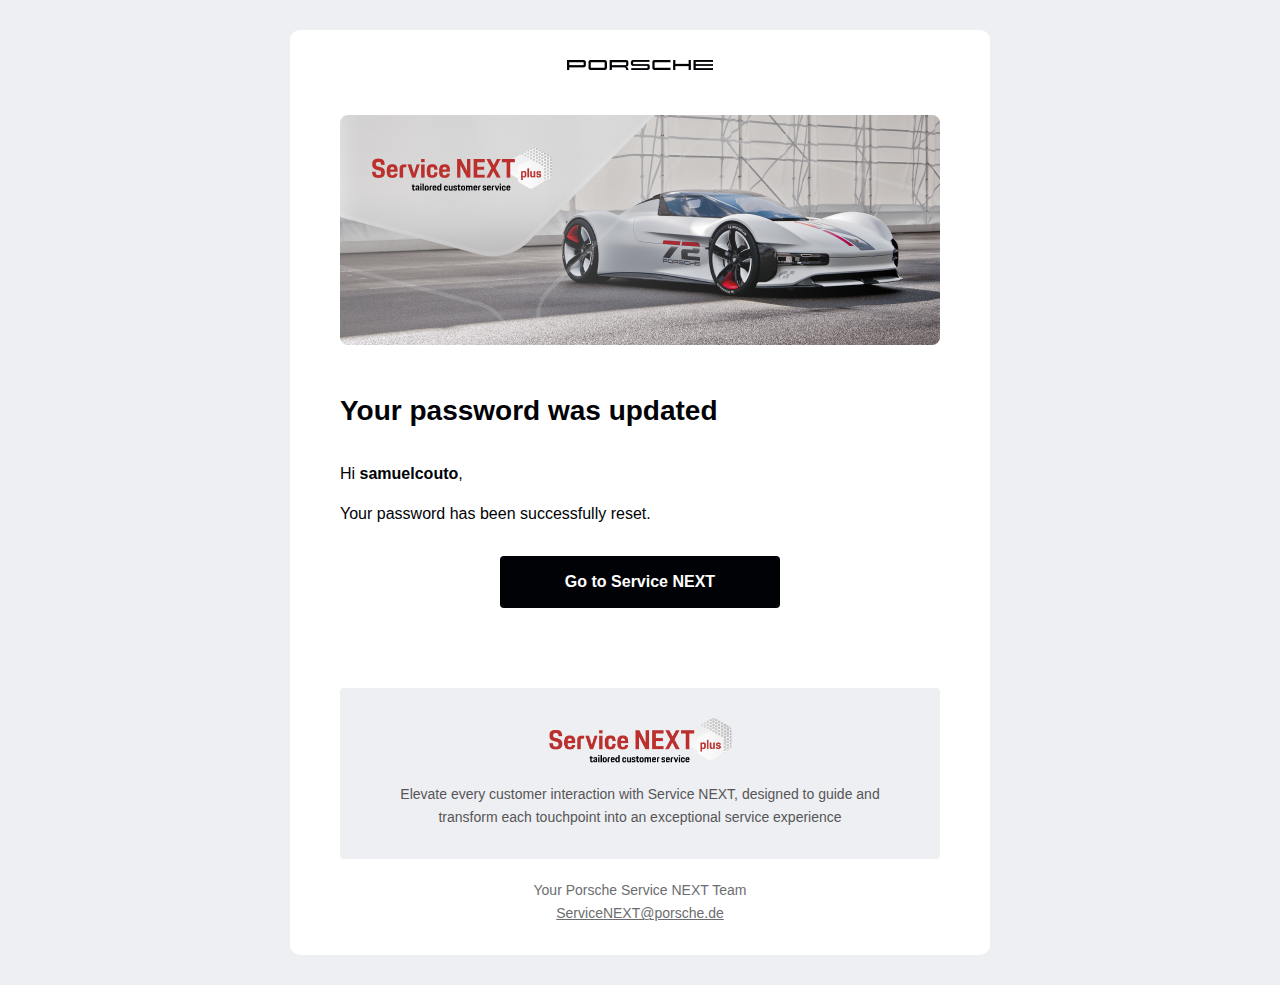
<file: email/changed.html>
<!DOCTYPE html>
<html lang="en">

<head>
    <meta charset="UTF-8">
    <meta name="viewport" content="width=device-width, initial-scale=1.0">
    <meta name="format-detection" content="telephone=no"/>
    <title>Porshe Email Template</title>

    <style media="all" type="text/css">
        * {
            box-sizing: border-box;
        }
        
        html,
        body {
            margin: 0;
            padding: 0;
            box-sizing: border-box;
            font-family: Helvetica, sans-serif;
            font-size: 16px;
            line-height: 1.5;
            color: #010205;
            background-color: #eeeff2;
            min-width: 100%;
            width: 100% !important;
            height: 100% !important;
        }

        body, table, td, div, p, a {
            text-size-adjust: 100%;
            -ms-text-size-adjust: 100%;
            -webkit-text-size-adjust: 100%;
            -webkit-font-smoothing: antialiased;
        }

        img {
            border: 0;
            line-height: 100%;
            outline: none;
            -ms-interpolation-mode: bicubic;
        }

        a {
            padding: 0;
            margin: 0;
            color: inherit;
            text-decoration: none;
        }

        a:hover {
            text-decoration: none;
        }
    
        table {
            border-collapse: collapse;
            mso-table-lspace: 0pt;
            mso-table-rspace: 0pt;
        }
    
        table th,
        table td {
            font-size: 16px;
            font-family: Helvetica, sans-serif;
        }
    
        .template {
            background-color: #fff;
            border-radius: 10px;
            -webkit-border-radius: 10px;
            -moz-border-radius: 10px;
            -khtml-border-radius: 10px;
        }

        .table-border {
            border-radius: 4px;
            -webkit-border-radius: 4px;
            -moz-border-radius: 4px;
            -khtml-border-radius: 4px;
        }

        .frame {
            border-radius: 4px;
            -webkit-border-radius: 4px;
            -moz-border-radius: 4px;
            -khtml-border-radius: 4px;
            background-color: #EEEFF2;
        }

        .button {
            border: 0;
            width: 280px;
            padding: 14px;
            font-weight: bold;
            display: inline-block;
            text-decoration: none;
            text-align: center;
            background-color: #010205;
            color: #fff;
            border-radius: 4px;
            -webkit-border-radius: 4px;
            -moz-border-radius: 4px;
            -khtml-border-radius: 4px;
        }
    
        @media all {
            .button:hover {
                background-color: #1f2021 !important;
            }
        }
    </style>
</head>

<body>
    <table style="width: 100%; color: #010205;" width="100%" border="0" cellpadding="0" cellspacing="0">
        <tr>
            <td valign="top" height="30"></td>
        </tr>
        
        <tr>
            <td valign="top" align="center">
                <table class="template" width="700" border="0" cellpadding="0" cellspacing="0">
                    <tr>
                        <td valign="top" height="30"></td>
                    </tr>
                    <tr>
                        <td valign="top" align="center">
                            <table width="600" border="0" cellpadding="0" cellspacing="0">
                                <tr>
                                    <td valign="top" align="center">
                                        <a href="javascript:;">
                                            <img width="146" height="10" src="email-porsche-logo.png" alt="" style="display: block;">
                                        </a>
                                    </td>
                                </tr>
                                <tr>
                                    <td valign="top" height="45"></td>
                                </tr>
                                <tr>
                                    <td valign="top">
                                        <img width="600" height="230" src="email-banner.png" alt="" style="display: block;">
                                    </td>
                                </tr>
                                <tr>
                                    <td valign="top" height="45"></td>
                                </tr>
                                <tr>
                                    <td valign="top" style="font-family: Helvetica, sans-serif; font-size: 28px; font-weight: bold; color: #010205;">
                                        Your password was updated
                                    </td>
                                </tr>
                                <tr>
                                    <td valign="top" height="30"></td>
                                </tr>
                                <tr>
                                    <td valign="top" style="font-family: Helvetica, sans-serif; font-size: 16px; color: #010205;">
                                        Hi <strong style="font-weight: bold;">samuelcouto</strong>,
                                    </td>
                                </tr>
                                <tr>
                                    <td valign="top" height="16"></td>
                                </tr>
                                <tr>
                                    <td valign="top" style="font-family: Helvetica, sans-serif; font-size: 16px; color: #010205;">
                                        Your password has been successfully reset.
                                    </td>
                                </tr>
                                <tr>
                                    <td valign="top" height="30"></td>
                                </tr>
                                <tr>
                                    <td valign="top" align="center">
                                        <table border="0" cellpadding="0" cellspacing="0">
                                            <tr>
                                                <td valign="top">
                                                    <a class="button" style="border: 0; width: 280px; text-align: center; padding: 14px; display: inline-block; background-color: #010205; color: #fff; font-weight: bold; text-decoration: none;" href="javascript:;" target="_blank">
                                                        Go to Service NEXT
                                                    </a>
                                                </td>
                                            </tr>
                                        </table>
                                    </td>
                                </tr>
                                <tr>
                                    <td valign="top" height="80"></td>
                                </tr>
                                <tr>
                                    <td valign="top">
                                        <table class="frame" width="100%" border="0" cellpadding="0" cellspacing="0">
                                            <tr>
                                                <td height="30" valign="top"></td>
                                            </tr>
                                            <tr>
                                                <td valign="top" align="center">
                                                    <table class="frame" align="center" width="540" border="0" cellpadding="0" cellspacing="0">
                                                        <tr>
                                                            <td valign="top" align="center">
                                                                <img style="display: block;" width="183" height="45" src="logo-service-next-red.png" alt="">
                                                            </td>
                                                        </tr>
                                                        <tr>
                                                            <td height="20"></td>
                                                        </tr>
                                                        <tr>
                                                            <td style="color: #555557; font-family: Helvetica, sans-serif; font-size: 14px; font-weight: normal; line-height: 1.65; text-align: center;" align="center">
                                                                Elevate every customer interaction with Service NEXT, designed to guide and transform each touchpoint into an exceptional service experience
                                                            </td>
                                                        </tr>
                                                    </table>
                                                </td>
                                            </tr>
                                            <tr>
                                                <td height="30" valign="top"></td>
                                            </tr>
                                        </table>
                                    </td>
                                </tr>
                                <tr>
                                    <td height="20" valign="top"></td>
                                </tr>
                                <tr>
                                    <td style="color: #6B6D70; font-family: Helvetica, sans-serif; font-size: 14px; font-weight: normal; line-height: 1.65; text-align: center;" align="center">Your Porsche Service NEXT Team</td>
                                </tr>
                                <tr>
                                    <td style="color: #6B6D70; font-family: Helvetica, sans-serif; font-size: 14px; font-weight: normal; line-height: 1.65; text-align: center;" align="center">
                                        <a href="javascript:;" style="color: #6B6D70; text-decoration: underline;">ServiceNEXT@porsche.de</a>
                                    </td>
                                </tr>
                            </table>
                        </td>
                    </tr>
                    <tr>
                        <td valign="top" height="30"></td>
                    </tr>
                </table>
            </td>
        </tr>

        <tr>
            <td valign="top" height="30"></td>
        </tr>
    </table>
</body>
</html>
</file>
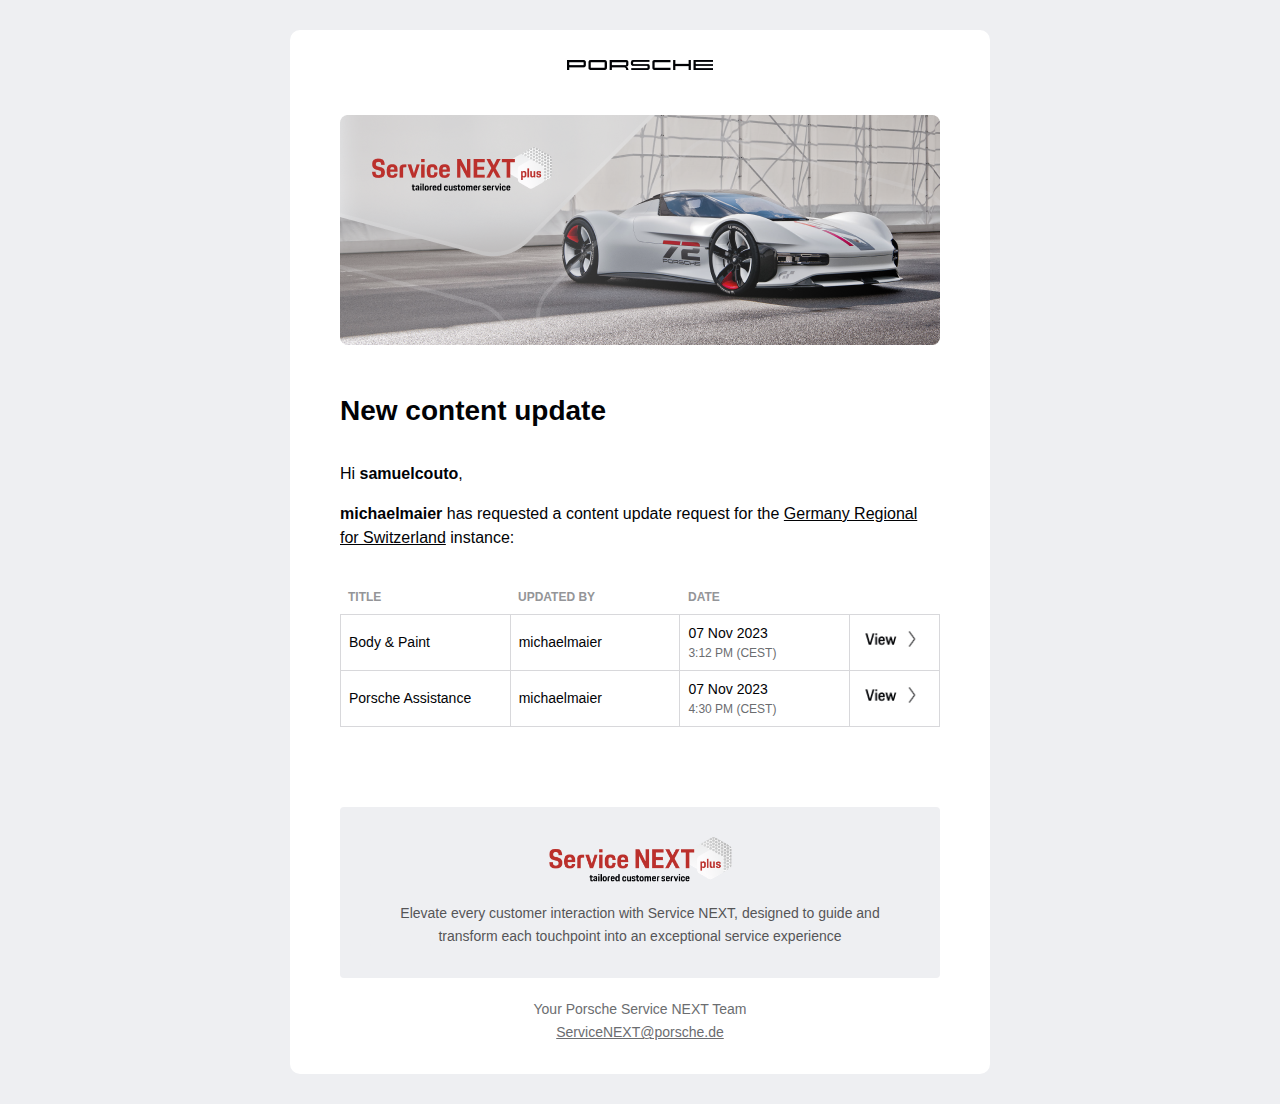
<file: email/content.html>
<!DOCTYPE html>
<html lang="en">

<head>
    <meta charset="UTF-8">
    <meta name="viewport" content="width=device-width, initial-scale=1.0">
    <meta name="format-detection" content="telephone=no"/>
    <title>Porshe Email Template</title>

    <style media="all" type="text/css">
        * {
            box-sizing: border-box;
        }
        
        html,
        body {
            margin: 0;
            padding: 0;
            box-sizing: border-box;
            font-family: Helvetica, sans-serif;
            font-size: 16px;
            line-height: 1.5;
            color: #010205;
            background-color: #eeeff2;
            min-width: 100%;
            width: 100% !important;
            height: 100% !important;
        }

        body, table, td, div, p, a {
            text-size-adjust: 100%;
            -ms-text-size-adjust: 100%;
            -webkit-text-size-adjust: 100%;
            -webkit-font-smoothing: antialiased;
        }

        img {
            border: 0;
            line-height: 100%;
            outline: none;
            -ms-interpolation-mode: bicubic;
        }

        a {
            padding: 0;
            margin: 0;
            color: inherit;
            text-decoration: none;
        }

        a:hover {
            text-decoration: none;
        }
    
        table {
            border-collapse: collapse;
            mso-table-lspace: 0pt;
            mso-table-rspace: 0pt;
        }
    
        table th,
        table td {
            font-size: 16px;
            font-family: Helvetica, sans-serif;
        }
    
        .template {
            background-color: #fff;
            border-radius: 10px;
            -webkit-border-radius: 10px;
            -moz-border-radius: 10px;
            -khtml-border-radius: 10px;
        }

        .table-border {
            border-radius: 4px;
            -webkit-border-radius: 4px;
            -moz-border-radius: 4px;
            -khtml-border-radius: 4px;
        }

        .frame {
            border-radius: 4px;
            -webkit-border-radius: 4px;
            -moz-border-radius: 4px;
            -khtml-border-radius: 4px;
            background-color: #EEEFF2;
        }
    
        @media all {
        }
    
        @media screen and (max-width: 699px) {
        }
    </style>
</head>

<body>
    <table style="width: 100%; color: #010205;" width="100%" border="0" cellpadding="0" cellspacing="0">
        <tr>
            <td valign="top" height="30"></td>
        </tr>
        
        <tr>
            <td valign="top" align="center">
                <table class="template" width="700" border="0" cellpadding="0" cellspacing="0">
                    <tr>
                        <td valign="top" height="30"></td>
                    </tr>
                    <tr>
                        <td valign="top" align="center">
                            <table width="600" border="0" cellpadding="0" cellspacing="0">
                                <tr>
                                    <td valign="top" align="center">
                                        <a href="javascript:;">
                                            <img width="146" height="10" src="email-porsche-logo.png" alt="" style="display: block;">
                                        </a>
                                    </td>
                                </tr>
                                <tr>
                                    <td valign="top" height="45"></td>
                                </tr>
                                <tr>
                                    <td valign="top">
                                        <img width="600" height="230" src="email-banner.png" alt="" style="display: block;">
                                    </td>
                                </tr>
                                <tr>
                                    <td valign="top" height="45"></td>
                                </tr>
                                <tr>
                                    <td valign="top" style="font-family: Helvetica, sans-serif; font-size: 28px; font-weight: bold; color: #010205;">
                                        New content update
                                    </td>
                                </tr>
                                <tr>
                                    <td valign="top" height="30"></td>
                                </tr>
                                <tr>
                                    <td valign="top" style="font-family: Helvetica, sans-serif; font-size: 16px; color: #010205;">
                                        Hi <strong style="font-weight: bold;">samuelcouto</strong>,
                                    </td>
                                </tr>
                                <tr>
                                    <td valign="top" height="16"></td>
                                </tr>
                                <tr>
                                    <td valign="top" style="font-family: Helvetica, sans-serif; font-size: 16px; color: #010205;">
                                        <strong style="font-weight: bold;">michaelmaier</strong> has requested a content update request for the <a style="text-decoration: underline;" href="javascript:;">Germany Regional for Switzerland</a> instance:
                                    </td>
                                </tr>
                                <tr>
                                    <td valign="top" height="30"></td>
                                </tr>
                                <tr>
                                    <td valign="top">
                                        <table width="100%" border="0" cellpadding="0" cellspacing="0">
                                            <tr>
                                                <td valign="top">
                                                    <table width="100%" border="0" cellpadding="0" cellspacing="0">
                                                        <tr>
                                                            <th style="padding: 8px; color: #949598; text-transform: uppercase; font-family: Helvetica, sans-serif; font-size: 12px; font-weight: bold;" valign="middle" align="left" width="170">Title</th>
                                                            <th style="padding: 8px; color: #949598; text-transform: uppercase; font-family: Helvetica, sans-serif; font-size: 12px; font-weight: bold;" valign="middle" align="left" width="170">updated by</th>
                                                            <th style="padding: 8px; color: #949598; text-transform: uppercase; font-family: Helvetica, sans-serif; font-size: 12px; font-weight: bold;" valign="middle" align="left" width="170">date</th>
                                                            <th style="padding: 8px; color: #949598; text-transform: uppercase; font-family: Helvetica, sans-serif; font-size: 12px; font-weight: bold;" valign="middle" align="center" width="90"></th>
                                                        </tr>
                                                    </table>
                                                </td>
                                            </tr>
                                            <tr>
                                                <td valign="top">
                                                    <table class="table-border" width="100%" border="0" cellpadding="0" cellspacing="0">
                                                        <tr>
                                                            <td style="border: 1px solid #D8D8DB; padding: 8px; color: #010205; font-family: Helvetica, sans-serif; font-size: 14px; font-weight: normal;" valign="middle" align="left" width="170">
                                                                Body & Paint
                                                            </td>
                                                            <td style="border: 1px solid #D8D8DB; padding: 8px; color: #010205; font-family: Helvetica, sans-serif; font-size: 14px; font-weight: normal;" valign="middle" align="left" width="170">
                                                                michaelmaier
                                                            </td>
                                                            <td style="border: 1px solid #D8D8DB; padding: 8px; color: #010205; font-family: Helvetica, sans-serif; font-size: 14px; font-weight: normal;" valign="middle" align="left" width="170" valign="middle">
                                                                <table width="100%" border="0" cellpadding="0" cellspacing="0">
                                                                    <tr>
                                                                        <td style="color: #010205; font-family: Helvetica, sans-serif; font-size: 14px; font-weight: normal;">
                                                                            07 Nov 2023
                                                                        </td>
                                                                    </tr>
                                                                    <tr>
                                                                        <td style="color: #6B6D70; font-family: Helvetica, sans-serif; font-size: 12px; font-weight: normal;">
                                                                            3:12 PM (CEST)
                                                                        </td>
                                                                    </tr>
                                                                </table>
                                                            </td>
                                                            <td style="border: 1px solid #D8D8DB;" valign="middle" align="center" width="90">
                                                                <a style="padding: 8px; display: block;" href="javascript:;">
                                                                    <img width="72" height="30" src="view-link.png" alt="">
                                                                </a>
                                                            </td>
                                                        </tr>
                                                        <tr>
                                                            <td style="border: 1px solid #D8D8DB; padding: 8px; color: #010205; font-family: Helvetica, sans-serif; font-size: 14px; font-weight: normal;" valign="middle" align="left" width="170">
                                                                Porsche Assistance
                                                            </td>
                                                            <td style="border: 1px solid #D8D8DB; padding: 8px; color: #010205; font-family: Helvetica, sans-serif; font-size: 14px; font-weight: normal;" valign="middle" align="left" width="170">
                                                                michaelmaier
                                                            </td>
                                                            <td style="border: 1px solid #D8D8DB; padding: 8px; color: #010205; font-family: Helvetica, sans-serif; font-size: 14px; font-weight: normal;" valign="middle" align="left" width="170" valign="middle">
                                                                <table width="100%" border="0" cellpadding="0" cellspacing="0">
                                                                    <tr>
                                                                        <td style="color: #010205; font-family: Helvetica, sans-serif; font-size: 14px; font-weight: normal;">
                                                                            07 Nov 2023
                                                                        </td>
                                                                    </tr>
                                                                    <tr>
                                                                        <td style="color: #6B6D70; font-family: Helvetica, sans-serif; font-size: 12px; font-weight: normal;">
                                                                            4:30 PM (CEST)
                                                                        </td>
                                                                    </tr>
                                                                </table>
                                                            </td>
                                                            <td style="border: 1px solid #D8D8DB;" valign="middle" align="center" width="90">
                                                                <a style="padding: 8px; display: block;" href="javascript:;">
                                                                    <img width="72" height="30" src="view-link.png" alt="">
                                                                </a>
                                                            </td>
                                                        </tr>
                                                    </table>
                                                </td>
                                            </tr>
                                        </table>
                                    </td>
                                </tr>
                                <tr>
                                    <td valign="top" height="80"></td>
                                </tr>
                                <tr>
                                    <td valign="top">
                                        <table class="frame" width="100%" border="0" cellpadding="0" cellspacing="0">
                                            <tr>
                                                <td height="30" valign="top"></td>
                                            </tr>
                                            <tr>
                                                <td valign="top" align="center">
                                                    <table class="frame" align="center" width="540" border="0" cellpadding="0" cellspacing="0">
                                                        <tr>
                                                            <td valign="top" align="center">
                                                                <img style="display: block;" width="183" height="45" src="logo-service-next-red.png" alt="">
                                                            </td>
                                                        </tr>
                                                        <tr>
                                                            <td height="20"></td>
                                                        </tr>
                                                        <tr>
                                                            <td style="color: #555557; font-family: Helvetica, sans-serif; font-size: 14px; font-weight: normal; line-height: 1.65; text-align: center;" align="center">
                                                                Elevate every customer interaction with Service NEXT, designed to guide and transform each touchpoint into an exceptional service experience
                                                            </td>
                                                        </tr>
                                                    </table>
                                                </td>
                                            </tr>
                                            <tr>
                                                <td height="30" valign="top"></td>
                                            </tr>
                                        </table>
                                    </td>
                                </tr>
                                <tr>
                                    <td height="20" valign="top"></td>
                                </tr>
                                <tr>
                                    <td style="color: #6B6D70; font-family: Helvetica, sans-serif; font-size: 14px; font-weight: normal; line-height: 1.65; text-align: center;" align="center">Your Porsche Service NEXT Team</td>
                                </tr>
                                <tr>
                                    <td style="color: #6B6D70; font-family: Helvetica, sans-serif; font-size: 14px; font-weight: normal; line-height: 1.65; text-align: center;" align="center">
                                        <a href="javascript:;" style="color: #6B6D70; text-decoration: underline;">ServiceNEXT@porsche.de</a>
                                    </td>
                                </tr>
                            </table>
                        </td>
                    </tr>
                    <tr>
                        <td valign="top" height="30"></td>
                    </tr>
                </table>
            </td>
        </tr>

        <tr>
            <td valign="top" height="30"></td>
        </tr>
    </table>
</body>
</html>
</file>
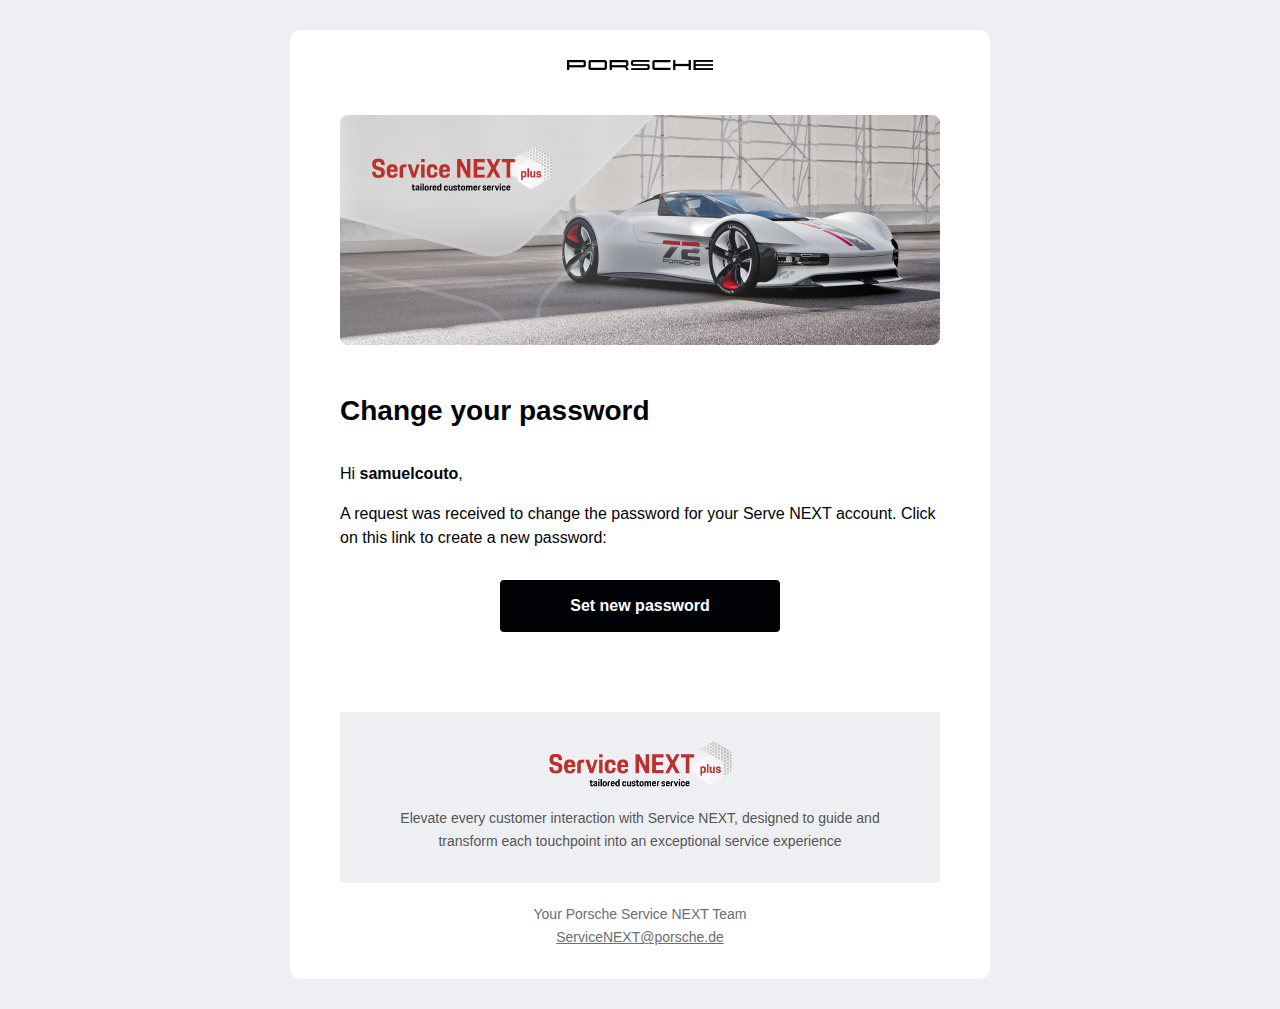
<file: email/request.html>
<!DOCTYPE html>
<html lang="en">

<head>
    <meta charset="UTF-8">
    <meta name="viewport" content="width=device-width, initial-scale=1.0">
    <meta name="format-detection" content="telephone=no"/>
    <title>Porshe Email Template</title>

    <style media="all" type="text/css">
        * {
            box-sizing: border-box;
        }
        
        html,
        body {
            margin: 0;
            padding: 0;
            box-sizing: border-box;
            font-family: Helvetica, sans-serif;
            font-size: 16px;
            line-height: 1.5;
            color: #010205;
            background-color: #eeeff2;
            min-width: 100%;
            width: 100% !important;
            height: 100% !important;
        }

        body, table, td, div, p, a {
            text-size-adjust: 100%;
            -ms-text-size-adjust: 100%;
            -webkit-text-size-adjust: 100%;
            -webkit-font-smoothing: antialiased;
        }

        img {
            border: 0;
            line-height: 100%;
            outline: none;
            -ms-interpolation-mode: bicubic;
        }

        a {
            padding: 0;
            margin: 0;
            color: inherit;
            text-decoration: none;
        }

        a:hover {
            text-decoration: none;
        }
    
        table {
            border-collapse: collapse;
            mso-table-lspace: 0pt;
            mso-table-rspace: 0pt;
        }
    
        table th,
        table td {
            font-size: 16px;
            font-family: Helvetica, sans-serif;
        }
    
        .template {
            background-color: #fff;
            border-radius: 10px;
            -webkit-border-radius: 10px;
            -moz-border-radius: 10px;
            -khtml-border-radius: 10px;
        }

        .table-border {
            border-radius: 4px;
            -webkit-border-radius: 4px;
            -moz-border-radius: 4px;
            -khtml-border-radius: 4px;
        }

        .frame {
            border-radius: 4px;
            -webkit-border-radius: 4px;
            -moz-border-radius: 4px;
            -khtml-border-radius: 4px;
            background-color: #EEEFF2;
        }

        .button {
            border: 0;
            width: 280px;
            padding: 14px;
            font-weight: bold;
            display: inline-block;
            text-decoration: none;
            text-align: center;
            background-color: #010205;
            color: #fff;
            border-radius: 4px;
            -webkit-border-radius: 4px;
            -moz-border-radius: 4px;
            -khtml-border-radius: 4px;
        }
    
        @media all {
            .button:hover {
                background-color: #1f2021 !important;
            }
        }
    </style>
</head>

<body>
    <table style="width: 100%; color: #010205;" width="100%" border="0" cellpadding="0" cellspacing="0">
        <tr>
            <td valign="top" height="30"></td>
        </tr>
        
        <tr>
            <td valign="top" align="center">
                <table class="template" width="700" border="0" cellpadding="0" cellspacing="0">
                    <tr>
                        <td valign="top" height="30"></td>
                    </tr>
                    <tr>
                        <td valign="top" align="center">
                            <table width="600" border="0" cellpadding="0" cellspacing="0">
                                <tr>
                                    <td valign="top" align="center">
                                        <a href="javascript:;">
                                            <img width="146" height="10" src="email-porsche-logo.png" alt="" style="display: block;">
                                        </a>
                                    </td>
                                </tr>
                                <tr>
                                    <td valign="top" height="45"></td>
                                </tr>
                                <tr>
                                    <td valign="top">
                                        <img width="600" height="230" src="email-banner.png" alt="" style="display: block;">
                                    </td>
                                </tr>
                                <tr>
                                    <td valign="top" height="45"></td>
                                </tr>
                                <tr>
                                    <td valign="top" style="font-family: Helvetica, sans-serif; font-size: 28px; font-weight: bold; color: #010205;">
                                        Change your password
                                    </td>
                                </tr>
                                <tr>
                                    <td valign="top" height="30"></td>
                                </tr>
                                <tr>
                                    <td valign="top" style="font-family: Helvetica, sans-serif; font-size: 16px; color: #010205;">
                                        Hi <strong style="font-weight: bold;">samuelcouto</strong>,
                                    </td>
                                </tr>
                                <tr>
                                    <td valign="top" height="16"></td>
                                </tr>
                                <tr>
                                    <td valign="top" style="font-family: Helvetica, sans-serif; font-size: 16px; color: #010205;">
                                        A request was received to change the password for your Serve NEXT account. Click on this link to create a new password:
                                    </td>
                                </tr>
                                <tr>
                                    <td valign="top" height="30"></td>
                                </tr>
                                <tr>
                                    <td valign="top" align="center">
                                        <table border="0" cellpadding="0" cellspacing="0">
                                            <tr>
                                                <td valign="top">
                                                    <a class="button" style="border: 0; width: 280px; text-align: center; padding: 14px; display: inline-block; background-color: #010205; color: #fff; font-weight: bold; text-decoration: none;" href="javascript:;" target="_blank">
                                                        Set new password
                                                    </a>
                                                </td>
                                            </tr>
                                        </table>
                                    </td>
                                </tr>
                                <tr>
                                    <td valign="top" height="80"></td>
                                </tr>
                                <tr>
                                    <td valign="top">
                                        <table class="frame" width="100%" border="0" cellpadding="0" cellspacing="0">
                                            <tr>
                                                <td height="30" valign="top"></td>
                                            </tr>
                                            <tr>
                                                <td valign="top" align="center">
                                                    <table class="frame" align="center" width="540" border="0" cellpadding="0" cellspacing="0">
                                                        <tr>
                                                            <td valign="top" align="center">
                                                                <img style="display: block;" width="183" height="45" src="logo-service-next-red.png" alt="">
                                                            </td>
                                                        </tr>
                                                        <tr>
                                                            <td height="20"></td>
                                                        </tr>
                                                        <tr>
                                                            <td style="color: #555557; font-family: Helvetica, sans-serif; font-size: 14px; font-weight: normal; line-height: 1.65; text-align: center;" align="center">
                                                                Elevate every customer interaction with Service NEXT, designed to guide and transform each touchpoint into an exceptional service experience
                                                            </td>
                                                        </tr>
                                                    </table>
                                                </td>
                                            </tr>
                                            <tr>
                                                <td height="30" valign="top"></td>
                                            </tr>
                                        </table>
                                    </td>
                                </tr>
                                <tr>
                                    <td height="20" valign="top"></td>
                                </tr>
                                <tr>
                                    <td style="color: #6B6D70; font-family: Helvetica, sans-serif; font-size: 14px; font-weight: normal; line-height: 1.65; text-align: center;" align="center">Your Porsche Service NEXT Team</td>
                                </tr>
                                <tr>
                                    <td style="color: #6B6D70; font-family: Helvetica, sans-serif; font-size: 14px; font-weight: normal; line-height: 1.65; text-align: center;" align="center">
                                        <a href="javascript:;" style="color: #6B6D70; text-decoration: underline;">ServiceNEXT@porsche.de</a>
                                    </td>
                                </tr>
                            </table>
                        </td>
                    </tr>
                    <tr>
                        <td valign="top" height="30"></td>
                    </tr>
                </table>
            </td>
        </tr>

        <tr>
            <td valign="top" height="30"></td>
        </tr>
    </table>
</body>
</html>
</file>
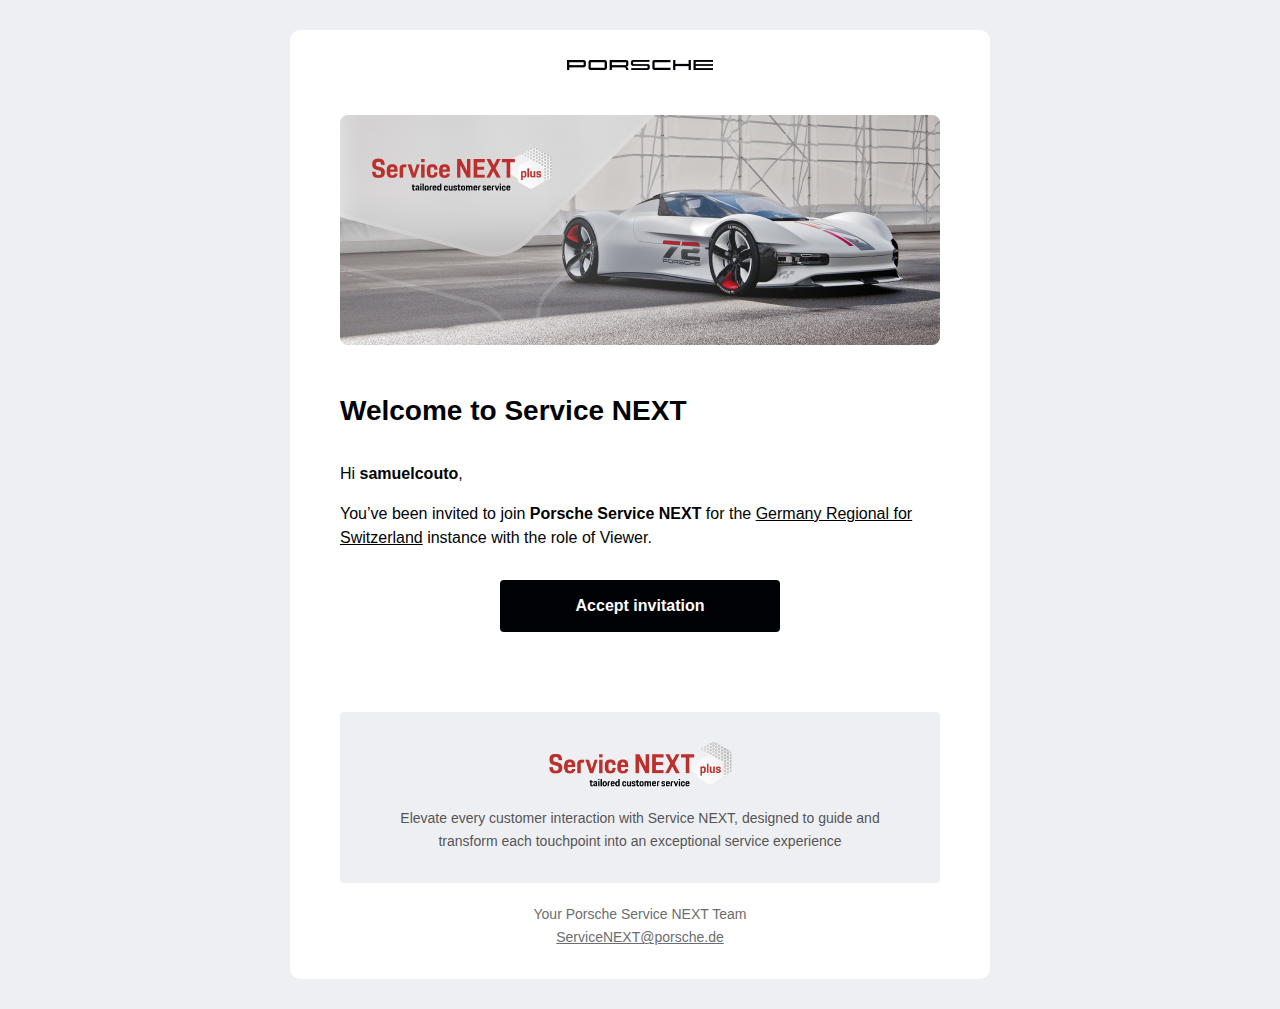
<file: email/welcome.html>
<!DOCTYPE html>
<html lang="en">

<head>
    <meta charset="UTF-8">
    <meta name="viewport" content="width=device-width, initial-scale=1.0">
    <meta name="format-detection" content="telephone=no"/>
    <title>Porshe Email Template</title>

    <style media="all" type="text/css">
        * {
            box-sizing: border-box;
        }
        
        html,
        body {
            margin: 0;
            padding: 0;
            box-sizing: border-box;
            font-family: Helvetica, sans-serif;
            font-size: 16px;
            line-height: 1.5;
            color: #010205;
            background-color: #eeeff2;
            min-width: 100%;
            width: 100% !important;
            height: 100% !important;
        }

        body, table, td, div, p, a {
            text-size-adjust: 100%;
            -ms-text-size-adjust: 100%;
            -webkit-text-size-adjust: 100%;
            -webkit-font-smoothing: antialiased;
        }

        img {
            border: 0;
            line-height: 100%;
            outline: none;
            -ms-interpolation-mode: bicubic;
        }

        a {
            padding: 0;
            margin: 0;
            color: inherit;
            text-decoration: none;
        }

        a:hover {
            text-decoration: none;
        }
    
        table {
            border-collapse: collapse;
            mso-table-lspace: 0pt;
            mso-table-rspace: 0pt;
        }
    
        table th,
        table td {
            font-size: 16px;
            font-family: Helvetica, sans-serif;
        }
    
        .template {
            background-color: #fff;
            border-radius: 10px;
            -webkit-border-radius: 10px;
            -moz-border-radius: 10px;
            -khtml-border-radius: 10px;
        }

        .table-border {
            border-radius: 4px;
            -webkit-border-radius: 4px;
            -moz-border-radius: 4px;
            -khtml-border-radius: 4px;
        }

        .frame {
            border-radius: 4px;
            -webkit-border-radius: 4px;
            -moz-border-radius: 4px;
            -khtml-border-radius: 4px;
            background-color: #EEEFF2;
        }

        .button {
            border: 0;
            width: 280px;
            padding: 14px;
            font-weight: bold;
            display: inline-block;
            text-decoration: none;
            text-align: center;
            background-color: #010205;
            color: #fff;
            border-radius: 4px;
            -webkit-border-radius: 4px;
            -moz-border-radius: 4px;
            -khtml-border-radius: 4px;
        }
    
        @media all {
            .button:hover {
                background-color: #1f2021 !important;
            }
        }
    </style>
</head>

<body>
    <table style="width: 100%; color: #010205;" width="100%" border="0" cellpadding="0" cellspacing="0">
        <tr>
            <td valign="top" height="30"></td>
        </tr>
        
        <tr>
            <td valign="top" align="center">
                <table class="template" width="700" border="0" cellpadding="0" cellspacing="0">
                    <tr>
                        <td valign="top" height="30"></td>
                    </tr>
                    <tr>
                        <td valign="top" align="center">
                            <table width="600" border="0" cellpadding="0" cellspacing="0">
                                <tr>
                                    <td valign="top" align="center">
                                        <a href="javascript:;">
                                            <img width="146" height="10" src="email-porsche-logo.png" alt="" style="display: block;">
                                        </a>
                                    </td>
                                </tr>
                                <tr>
                                    <td valign="top" height="45"></td>
                                </tr>
                                <tr>
                                    <td valign="top">
                                        <img width="600" height="230" src="email-banner.png" alt="" style="display: block;">
                                    </td>
                                </tr>
                                <tr>
                                    <td valign="top" height="45"></td>
                                </tr>
                                <tr>
                                    <td valign="top" style="font-family: Helvetica, sans-serif; font-size: 28px; font-weight: bold; color: #010205;">
                                        Welcome to Service NEXT
                                    </td>
                                </tr>
                                <tr>
                                    <td valign="top" height="30"></td>
                                </tr>
                                <tr>
                                    <td valign="top" style="font-family: Helvetica, sans-serif; font-size: 16px; color: #010205;">
                                        Hi <strong style="font-weight: bold;">samuelcouto</strong>,
                                    </td>
                                </tr>
                                <tr>
                                    <td valign="top" height="16"></td>
                                </tr>
                                <tr>
                                    <td valign="top" style="font-family: Helvetica, sans-serif; font-size: 16px; color: #010205;">
                                        You’ve been invited to join <strong style="font-weight: bold;">Porsche Service NEXT</strong> for the <a style="text-decoration: underline;" href="javascript:;">Germany Regional for Switzerland</a> instance with the role of Viewer.
                                    </td>
                                </tr>
                                <tr>
                                    <td valign="top" height="30"></td>
                                </tr>
                                <tr>
                                    <td valign="top" align="center">
                                        <table border="0" cellpadding="0" cellspacing="0">
                                            <tr>
                                                <td valign="top">
                                                    <a class="button" style="border: 0; width: 280px; text-align: center; padding: 14px; display: inline-block; background-color: #010205; color: #fff; font-weight: bold; text-decoration: none;" href="javascript:;" target="_blank">
                                                        Accept invitation
                                                    </a>
                                                </td>
                                            </tr>
                                        </table>
                                    </td>
                                </tr>
                                <tr>
                                    <td valign="top" height="80"></td>
                                </tr>
                                <tr>
                                    <td valign="top">
                                        <table class="frame" width="100%" border="0" cellpadding="0" cellspacing="0">
                                            <tr>
                                                <td height="30" valign="top"></td>
                                            </tr>
                                            <tr>
                                                <td valign="top" align="center">
                                                    <table class="frame" align="center" width="540" border="0" cellpadding="0" cellspacing="0">
                                                        <tr>
                                                            <td valign="top" align="center">
                                                                <img style="display: block;" width="183" height="45" src="logo-service-next-red.png" alt="">
                                                            </td>
                                                        </tr>
                                                        <tr>
                                                            <td height="20"></td>
                                                        </tr>
                                                        <tr>
                                                            <td style="color: #555557; font-family: Helvetica, sans-serif; font-size: 14px; font-weight: normal; line-height: 1.65; text-align: center;" align="center">
                                                                Elevate every customer interaction with Service NEXT, designed to guide and transform each touchpoint into an exceptional service experience
                                                            </td>
                                                        </tr>
                                                    </table>
                                                </td>
                                            </tr>
                                            <tr>
                                                <td height="30" valign="top"></td>
                                            </tr>
                                        </table>
                                    </td>
                                </tr>
                                <tr>
                                    <td height="20" valign="top"></td>
                                </tr>
                                <tr>
                                    <td style="color: #6B6D70; font-family: Helvetica, sans-serif; font-size: 14px; font-weight: normal; line-height: 1.65; text-align: center;" align="center">Your Porsche Service NEXT Team</td>
                                </tr>
                                <tr>
                                    <td style="color: #6B6D70; font-family: Helvetica, sans-serif; font-size: 14px; font-weight: normal; line-height: 1.65; text-align: center;" align="center">
                                        <a href="javascript:;" style="color: #6B6D70; text-decoration: underline;">ServiceNEXT@porsche.de</a>
                                    </td>
                                </tr>
                            </table>
                        </td>
                    </tr>
                    <tr>
                        <td valign="top" height="30"></td>
                    </tr>
                </table>
            </td>
        </tr>

        <tr>
            <td valign="top" height="30"></td>
        </tr>
    </table>
</body>
</html>
</file>
<file: assets/css/scrollbar.css>
.scroll-wrapper {
  overflow: hidden;
  padding: 0;
  position: relative;
}

.scroll-wrapper > .scroll-content {
  overflow-y: auto;
  position: relative;
}

.scroll-wrapper > .scroll-content::-webkit-scrollbar {
  height: 0;
  width: 0;
}

.scroll-element {
  display: none;
}

.scroll-element,
.scroll-element div {
  box-sizing: content-box;
}

.scroll-element.scroll-x.scroll-scrollx_visible,
.scroll-element.scroll-y.scroll-scrolly_visible {
  display: block;
}

.scroll-element .scroll-bar,
.scroll-element .scroll-arrow {
  cursor: default;
}

.scroll-textarea {
  border: 1px solid #cccccc;
  border-top-color: #999999;
}

.scroll-textarea > .scroll-content {
  overflow: hidden !important;
}

.scroll-textarea > .scroll-content > textarea {
  border: none !important;
  box-sizing: border-box;
  height: 100% !important;
  margin: 0;
  max-height: none !important;
  max-width: none !important;
  overflow: scroll !important;
  outline: none;
  padding: 2px;
  position: relative !important;
  top: 0;
  width: 100% !important;
}

.scroll-textarea > .scroll-content > textarea::-webkit-scrollbar {
  height: 0;
  width: 0;
}

.scroll-content {
  -ms-overflow-style: none; /* for Internet Explorer, Edge */
  scrollbar-width: none; /* for Firefox */
}

.scrollbar-dynamic > .scroll-element,
.scrollbar-dynamic > .scroll-element div {
  background: none;
  border: none;
  margin: 0;
  padding: 0;
  position: absolute;
  z-index: 10;
}

.scrollbar-dynamic > .scroll-element div {
  display: block;
  height: 100%;
  left: 0;
  top: 0;
  width: 100%;
}

.scrollbar-dynamic > .scroll-element.scroll-x {
  bottom: 2px;
  height: 7px;
  left: 0;
  min-width: 100%;
  width: 100%;
}

.scrollbar-dynamic > .scroll-element.scroll-y {
  height: 100%;
  min-height: 100%;
  right: 2px;
  top: 0;
  width: 7px;
}

.scrollbar-dynamic > .scroll-element .scroll-element_outer {
  opacity: 0.3;
  -webkit-border-radius: 12px;
  -moz-border-radius: 12px;
  border-radius: 12px;
}

.scrollbar-dynamic > .scroll-element .scroll-element_size {
  background-color: #cccccc;
  opacity: 0;
  -webkit-border-radius: 12px;
  -moz-border-radius: 12px;
  border-radius: 12px;
  -webkit-transition: opacity 0.2s;
  -moz-transition: opacity 0.2s;
  -o-transition: opacity 0.2s;
  -ms-transition: opacity 0.2s;
  transition: opacity 0.2s;
}

.scrollbar-dynamic > .scroll-element .scroll-bar {
  background-color: #6c6e71;
  -webkit-border-radius: 7px;
  -moz-border-radius: 7px;
  border-radius: 7px;
}

/* scrollbar height/width & offset from container borders */
.scrollbar-dynamic > .scroll-element.scroll-x .scroll-bar {
  bottom: 0;
  height: 7px;
  min-width: 24px;
  top: auto;
}

.scrollbar-dynamic > .scroll-element.scroll-y .scroll-bar {
  left: auto;
  min-height: 24px;
  right: 0;
  width: 7px;
}

.scrollbar-dynamic > .scroll-element.scroll-x .scroll-element_outer {
  bottom: 0;
  top: auto;
  left: 2px;
  -webkit-transition: height 0.2s;
  -moz-transition: height 0.2s;
  -o-transition: height 0.2s;
  -ms-transition: height 0.2s;
  transition: height 0.2s;
}

.scrollbar-dynamic > .scroll-element.scroll-y .scroll-element_outer {
  left: auto;
  right: 0;
  top: 2px;
  -webkit-transition: width 0.2s;
  -moz-transition: width 0.2s;
  -o-transition: width 0.2s;
  -ms-transition: width 0.2s;
  transition: width 0.2s;
}

.scrollbar-dynamic > .scroll-element.scroll-x .scroll-element_size {
  left: -4px;
}

.scrollbar-dynamic > .scroll-element.scroll-y .scroll-element_size {
  top: -4px;
}

.scrollbar-dynamic > .scroll-element.scroll-x.scroll-scrolly_visible .scroll-element_size {
  left: -11px;
}

.scrollbar-dynamic > .scroll-element.scroll-y.scroll-scrollx_visible .scroll-element_size {
  top: -11px;
}

/* hover & drag */
.scrollbar-dynamic > .scroll-element:hover .scroll-element_outer,
.scrollbar-dynamic > .scroll-element.scroll-draggable .scroll-element_outer {
  overflow: hidden;
  -ms-filter: "progid:DXImageTransform.Microsoft.Alpha(Opacity=70)";
  filter: alpha(opacity=70);
  opacity: 0.7;
}

.scrollbar-dynamic > .scroll-element:hover .scroll-element_outer .scroll-element_size,
.scrollbar-dynamic > .scroll-element.scroll-draggable .scroll-element_outer .scroll-element_size {
  opacity: 1;
}

.scrollbar-dynamic > .scroll-element:hover .scroll-element_outer .scroll-bar,
.scrollbar-dynamic > .scroll-element.scroll-draggable .scroll-element_outer .scroll-bar {
  height: 100%;
  width: 100%;
  -webkit-border-radius: 12px;
  -moz-border-radius: 12px;
  border-radius: 12px;
}

.scrollbar-dynamic > .scroll-element.scroll-x:hover .scroll-element_outer,
.scrollbar-dynamic > .scroll-element.scroll-x.scroll-draggable .scroll-element_outer {
  height: 20px;
  min-height: 7px;
}

.scrollbar-dynamic > .scroll-element.scroll-y:hover .scroll-element_outer,
.scrollbar-dynamic > .scroll-element.scroll-y.scroll-draggable .scroll-element_outer {
  min-width: 7px;
  width: 20px;
}
</file>
<file: assets/css/global.css>
@font-face {
  font-family: "Porsche Next TT";
  src: url("../fonts/PorscheNextTT-Regular.woff2") format("woff2"), url("../fonts/PorscheNextTT-Regular.woff") format("woff");
  font-weight: normal;
  font-style: normal;
  font-display: swap;
}
@font-face {
  font-family: "Porsche Next TT";
  src: url("../fonts/PorscheNextTT-Thin.woff2") format("woff2"), url("../fonts/PorscheNextTT-Thin.woff") format("woff");
  font-weight: 100;
  font-style: normal;
  font-display: swap;
}
@font-face {
  font-family: "Porsche Next TT";
  src: url("../fonts/PorscheNextTT-Bold.woff2") format("woff2"), url("../fonts/PorscheNextTT-Bold.woff") format("woff");
  font-weight: bold;
  font-style: normal;
  font-display: swap;
}
*,
*::before,
*::after {
  box-sizing: border-box;
}

html {
  -ms-text-size-adjust: 100%;
  -webkit-text-size-adjust: 100%;
}

body {
  margin: 0;
  font-weight: normal;
  font-size: 16px;
  font-family: "Porsche Next TT";
  line-height: 1.5;
  color: #010205;
  background-color: #eeeff2;
}

html, body {
  -ms-overflow-style: none;
  scrollbar-width: none;
}
html::-webkit-scrollbar, body::-webkit-scrollbar {
  display: none;
}

body, input, textarea, select, button {
  -moz-font-feature-settings: "kern";
  -webkit-font-smoothing: antialiased;
  -moz-osx-font-smoothing: grayscale;
}

a {
  color: inherit;
  text-decoration: none;
}
a:hover {
  text-decoration: none;
}

img {
  max-width: 100%;
}

ul, ol {
  list-style: none;
  padding: 0;
  margin: 0;
}

:focus {
  border: 0;
  outline: 0;
}

.page-body.depart .scroll-element.scroll-x.scroll-scrollx_visible,
.page-body.depart .scroll-element.scroll-y.scroll-scrolly_visible, .page-body.home .scroll-element.scroll-x.scroll-scrollx_visible,
.page-body.home .scroll-element.scroll-y.scroll-scrolly_visible {
  display: none;
}
.page-body.page-scroll-on {
  height: 100%;
  z-index: 1;
}
.page-body.page-scroll-off {
  z-index: 1;
}
.page-body.page-scroll-off > .scroll-content {
  overflow-y: hidden;
}
.page-body.page-scroll-off > .scroll-element {
  display: none !important;
}

.page-content {
  position: relative;
  min-height: 100vh;
  background-color: #eeeff2;
}

.layout {
  padding: 0 30px;
  margin: 0 auto;
}
@media screen and (min-width: 1440px) {
  .layout {
    max-width: 1340px;
  }
}
@media screen and (min-width: 1560px) {
  .layout {
    max-width: 1460px;
  }
}
@media screen and (min-width: 1920px) {
  .layout {
    max-width: 1820px;
  }
}

h1, .heading-1,
h2, .heading-2,
h3, .heading-3,
h4, .heading-4,
h5, .heading-5,
h6, .heading-6 {
  margin: 0;
  font-weight: 600;
}

h1, .heading-1 {
  font-size: 36px;
  line-height: 1.2;
}
@media screen and (min-width: 768px) {
  h1, .heading-1 {
    font-size: 50px;
  }
}
@media screen and (min-width: 1440px) {
  h1, .heading-1 {
    font-size: 68px;
  }
}

h2, .heading-2 {
  font-size: 28px;
  line-height: 1.24;
}
@media screen and (min-width: 768px) {
  h2, .heading-2 {
    font-size: 36px;
  }
}
@media screen and (min-width: 1440px) {
  h2, .heading-2 {
    font-size: 50px;
  }
}

h3, .heading-3 {
  font-size: 24px;
  line-height: 1.28;
}
@media screen and (min-width: 768px) {
  h3, .heading-3 {
    font-size: 30px;
  }
}
@media screen and (min-width: 1440px) {
  h3, .heading-3 {
    font-size: 38px;
  }
}

h4, .heading-4 {
  font-size: 22px;
  line-height: 1.35;
}
@media screen and (min-width: 768px) {
  h4, .heading-4 {
    font-size: 24px;
  }
}
@media screen and (min-width: 1440px) {
  h4, .heading-4 {
    font-size: 28px;
  }
}

h5, .heading-5 {
  font-size: 20px;
  line-height: 1.36;
}
@media screen and (min-width: 768px) {
  h5, .heading-5 {
    font-size: 22px;
  }
}

h6, .heading-6 {
  font-size: 16px;
  line-height: 1.5;
}

p {
  margin: 0;
}

.bullet-lists {
  list-style-type: square;
  padding-left: 25px;
}

.backdrop {
  position: fixed;
  z-index: 9;
  top: 0;
  left: 0;
  width: 100%;
  height: 100%;
}

.backdrop-show {
  display: block;
}

.backdrop-hide {
  display: none;
}

.badges {
  padding: 2px 5px 0 5px;
  min-width: 22px;
  height: 22px;
  border-radius: 4px;
  display: none;
  font-size: 14px;
  line-height: 1;
  justify-content: center;
  align-items: center;
  background-color: #d8d8db;
  border: 1px solid #6b6d70;
}

.badges-show {
  display: flex;
}

.badge-notify {
  padding: 5px 4px 2px 4px;
  font-weight: 400;
  line-height: 1;
  font-size: 12px;
  height: 20px;
  min-width: 20px;
  border-radius: 20px;
  display: flex;
  justify-content: center;
  align-items: center;
  background-color: #d8d8db;
}

.badge-notify-red {
  color: #fff;
  background-color: #bb302c;
}

.button {
  cursor: pointer;
  border-radius: 4px;
  padding: 12px 16px;
  min-height: 54px;
  font-size: 16px;
  line-height: 1;
  font-weight: 600;
  letter-spacing: 0.2px;
  position: relative;
  color: #010205;
  display: inline-flex;
  align-items: center;
  justify-content: center;
  text-transform: capitalize;
  border: 2px solid transparent;
}
@media screen and (min-width: 1280px) {
  .button {
    transition: 0.3s ease;
    transition-property: opacity;
  }
  .button:hover {
    opacity: 0.8;
  }
}
.button img {
  margin-top: -2px;
  margin-right: 8px;
}
.button.block {
  display: flex;
}
.button.primary {
  color: #fff;
  background-color: #010205;
  border-color: #010205;
}
.button.primary img {
  filter: invert(1);
}
.button.primary-outline {
  background-color: #fff;
  border-color: #010205;
}
.button.secondary {
  color: #fff;
  background-color: #949598;
  border-color: #949598;
}
.button.secondary-outline {
  background-color: #fff;
  border-color: #949598;
}
.button.white {
  background-color: #fff;
  border-color: #fff;
}
.button.white-outline {
  background-color: transparent;
  border-color: #fff;
}
.button.light {
  background-color: #e2e3e6;
  border-color: #e2e3e6;
}
.button.icon {
  padding: 0;
  min-height: auto;
  width: 54px;
  height: 54px;
}
.button.icon img {
  margin: 0;
}

.avatar {
  width: 48px;
  height: 48px;
  border-radius: 48px;
  overflow: hidden;
  position: relative;
  line-height: 1;
  display: flex;
  justify-content: center;
  align-items: center;
  color: #535457;
  text-transform: uppercase;
  background-color: #f2f2f2;
  border: 1px solid rgba(0, 0, 0, 0.2);
}
.avatar img {
  width: 100%;
  height: 100%;
  object-fit: cover;
  object-position: center;
  position: absolute;
}

.dropdown {
  position: relative;
  -webkit-user-select: none;
  -moz-user-select: none;
  -ms-user-select: none;
  user-select: none;
}

.dropdown-option {
  position: relative;
}

.dropdown-list {
  display: none;
  z-index: 2;
  top: 100%;
  gap: 8px;
  padding: 8px;
  margin-top: 10px;
  position: absolute;
  white-space: nowrap;
  border-radius: 4px;
  background-color: #fff;
  border: 2px solid #010205;
  box-shadow: 0 3px 8px 0 rgba(0, 0, 0, 0.16);
}

.dropdown-list-label {
  display: flex;
  gap: 8px;
  align-items: center;
  padding: 8px;
  border-radius: 4px;
}
@media screen and (min-width: 1280px) {
  .dropdown-list-label {
    transition: 0.3s ease;
    transition-property: background-color;
  }
  .dropdown-list-label:hover {
    background-color: #f2f2f2;
  }
}

.dropdown-list-icon {
  width: 24px;
  height: 24px;
  display: inline-flex;
  justify-content: center;
  align-items: center;
}

.dropdown-center .dropdown-list {
  left: 50%;
  transform: translate(-50%, 0);
}

.dropdown-active > img {
  transform: rotate(180deg);
}
.dropdown-active .dropdown-list {
  display: grid;
}

.dropdown-group {
  display: flex;
  position: relative;
  z-index: 2;
}
.dropdown-group .dropdown-select {
  margin-right: -1px;
}
.dropdown-group .dropdown-select:first-child {
  border-radius: 4px 0 0 4px;
}
.dropdown-group .dropdown-select:last-child {
  border-radius: 0 4px 4px 0;
}

.dropdown-select {
  cursor: pointer;
  position: relative;
  border: 1px solid #d8d8db;
  -webkit-user-select: none;
  -moz-user-select: none;
  -ms-user-select: none;
  user-select: none;
}
@media screen and (min-width: 1280px) {
  .dropdown-select {
    transition: 0.3s ease;
    transition-property: background-color;
  }
  .dropdown-select:hover {
    background-color: rgba(216, 216, 219, 0.5);
  }
}
.dropdown-select .dropdown-view {
  padding-top: 52px;
  width: 100%;
  left: 0;
  transform: none;
}

.dropdown-label {
  z-index: 1;
  position: relative;
  padding: 0 24px;
  height: 54px;
  display: flex;
  align-items: center;
  font-weight: 600;
  border-bottom: 1px solid transparent;
}

.dropdown-label-text {
  min-width: 150px;
  flex: 1 0;
}

.dropdown-badge {
  margin-left: 8px;
}

.dropdown-icon {
  margin-left: 12px;
  width: 32px;
  height: 32px;
  display: flex;
  align-items: center;
  justify-content: center;
}

.dropdown-view {
  z-index: 0;
  top: 0;
  left: 50%;
  transform: translate(-50%, 0);
  width: 300px;
  opacity: 0;
  visibility: hidden;
  position: absolute;
  border-radius: 6px;
  background-color: #fff;
  border: 2px solid #010205;
  box-shadow: 0 3px 8px 0 rgba(0, 0, 0, 0.16);
}
.dropdown-view > .dropdown-heading:first-child {
  padding-top: 16px;
}

.dropdown-view-bottom {
  top: auto;
  bottom: 100%;
  margin-bottom: 5px;
}

.dropdown-view-list {
  padding: 8px;
  border-bottom: 1px solid #d8d8db;
}
.dropdown-view-list:first-of-type {
  border-top: 1px solid transparent;
}
.dropdown-view-list:last-of-type {
  border-bottom: 0;
}
.dropdown-view-list li {
  margin-bottom: 8px;
}
.dropdown-view-list li:last-child {
  margin-bottom: 0;
}

.dropdown-heading {
  padding: 8px 8px 0;
  border-top: 1px solid transparent;
}
.dropdown-heading h6 {
  font-size: 14px;
  padding: 0 10px;
  color: #949598;
  text-transform: uppercase;
}

.dropdown-view-label {
  cursor: pointer;
  display: flex;
  align-items: center;
  padding: 8px;
  border-radius: 4px;
  margin-bottom: 8px;
}
.dropdown-view-label:last-of-type {
  margin-bottom: 0;
}
@media screen and (min-width: 1280px) {
  .dropdown-view-label {
    transition: 0.3s ease;
    transition-property: background-color;
  }
  .dropdown-view-label:hover {
    background-color: #f2f2f2;
  }
}

.dropdown-view-text {
  flex: 1 0;
  padding-right: 8px;
  -webkit-user-select: none;
  -moz-user-select: none;
  -ms-user-select: none;
  user-select: none;
}

.dropdown-view-text-ellipsis {
  text-overflow: ellipsis;
  white-space: nowrap;
  overflow: hidden;
}

.dropdown-view-icon {
  width: 24px;
  height: 24px;
  border-radius: 4px;
  font-weight: 600;
  line-height: 1;
  overflow: hidden;
  align-items: center;
  display: inline-flex;
  justify-content: center;
  text-transform: uppercase;
  border: 1px solid #3761E4;
  background-color: #D6E1FC;
}
.dropdown-view-icon img {
  max-width: 20px;
  max-height: 20px;
}
.dropdown-view-icon:first-of-type {
  margin-right: 8px;
}
.dropdown-view-icon:last-of-type {
  margin-left: 8px;
}

.dropdown-view-icon-error {
  color: #bb302c;
  border-color: #bb302c;
  background-color: #FAE3E4;
}
.dropdown-view-icon-error span {
  margin-top: 3px;
  line-height: 0;
  display: inline-block;
}

.dropdown-view-icon-default {
  border: 0;
  background-color: transparent;
}
.dropdown-view-icon-default span {
  margin-top: 1px;
}

.dropdown-view-icon-check {
  display: none;
  border: 0;
  background-color: transparent;
}

.dropdown-clear {
  cursor: pointer;
  display: flex;
  align-items: center;
  justify-content: center;
  padding: 8px;
  font-weight: 600;
  border-radius: 4px;
}
@media screen and (min-width: 1280px) {
  .dropdown-clear {
    transition: 0.3s ease;
    transition-property: background-color;
  }
  .dropdown-clear:hover {
    background-color: #f2f2f2;
  }
}

.dropdown-select-clear {
  border-color: #d8d8db;
}
.dropdown-select-clear .dropdown-label-text {
  min-width: auto;
  color: #949598;
}

.dropdown-select-clear-active .dropdown-label-text {
  color: inherit;
}

.dropdown-view-label-active {
  background-color: #d8d8db;
}
.dropdown-view-label-active .dropdown-view-icon-check {
  display: inline-flex;
}

.dropdown-select-open .dropdown-icon img {
  transform: rotate(180deg);
}
.dropdown-select-open .dropdown-label {
  z-index: 2;
}
.dropdown-select-open .dropdown-view {
  z-index: 0;
  opacity: 1;
  visibility: visible;
}
.dropdown-select-open .dropdown-heading:first-child,
.dropdown-select-open .dropdown-view-list:first-child {
  border-color: #d8d8db;
}
.dropdown-select-open.dropdown-select-roles .dropdown-view-list {
  border-color: transparent;
}

.dropdown-option-active .dropdown-view {
  z-index: 2;
  opacity: 1;
  visibility: visible;
}

.switch-block {
  position: relative;
}

.switch {
  display: block;
  position: relative;
  cursor: pointer;
  outline: none;
  user-select: none;
  padding: 2px;
  width: 48px;
  height: 28px;
  border-radius: 60px;
  background-color: #6b6d70;
  transition: 0.3s ease;
  transition-property: background-color;
}

.switch::before,
.switch::after {
  content: "";
  display: block;
  position: absolute;
}

.switch::before {
  top: 2px;
  left: 2px;
  bottom: 2px;
  right: 2px;
  border-radius: 60px;
  background-color: #fff;
  transition: 0.3s ease;
  transition-property: background-color;
}

.switch::after {
  top: 4px;
  left: 4px;
  bottom: 4px;
  width: 20px;
  border-radius: 52px;
  background-color: #010205;
  transition: 0.3s ease;
  transition-property: margin, background-color;
}

.switch-active,
.switch-active::before {
  background-color: #3C7C27;
}

.switch-active::after {
  margin-left: 20px;
  background-color: #fff;
}

@media screen and (min-width: 1280px) {
  .mega:hover .mega-block {
    opacity: 1;
    visibility: visible;
  }
}

.mega-link {
  display: flex;
  align-items: center;
  padding: 10px 15px;
}
@media screen and (min-width: 1280px) {
  .mega-link {
    display: inline-flex;
    position: relative;
    z-index: 1;
    padding: 0;
  }
}
.mega-link span {
  flex: 1;
  text-transform: capitalize;
}
.mega-link span ~ img {
  transform: rotate(-90deg);
}
@media screen and (min-width: 1280px) {
  .mega-link span ~ img {
    margin-left: 4px;
    max-height: 16px;
    transform: none;
  }
}
.mega-link img {
  display: none;
}

.mega-has-child .mega-link img {
  display: block;
}

.mega-block {
  top: 0;
  visibility: hidden;
  left: -400px;
  width: 100%;
  height: 100%;
  position: absolute;
  transition: 0.3s ease;
  transition-property: left;
}
.mega-block.mega-block-active {
  left: 0;
  visibility: visible;
}
@media screen and (min-width: 1280px) {
  .mega-block {
    left: 0;
    opacity: 0;
    height: auto;
    max-height: 640px;
    transition: none;
  }
  .mega-block.scroll-content {
    padding-top: 80px;
  }
}
.mega-block .scroll-element.scroll-x.scroll-scrollx_visible,
.mega-block .scroll-element.scroll-y.scroll-scrolly_visible {
  display: none;
}

.mega-wrap {
  z-index: 1;
  position: relative;
  height: 100%;
  background-color: #fff;
}
@media screen and (min-width: 1280px) {
  .mega-wrap {
    box-shadow: 0 10px 10px 0 rgba(0, 0, 0, 0.05);
  }
}

.mega-back {
  cursor: pointer;
  z-index: 2;
  width: 48px;
  height: 40px;
  top: 20px;
  left: -400px;
  position: fixed;
  display: flex;
  justify-content: center;
  align-items: center;
  border-radius: 5px;
  background-color: #010205;
  transition: 0.3s ease;
  transition-property: left;
}
.mega-back.mega-back-active {
  left: 30px;
}
.mega-back img {
  filter: invert(1);
}
@media screen and (min-width: 1280px) {
  .mega-back {
    display: none;
  }
}

.mega-menu {
  padding: 100px 0 30px;
}
@media screen and (min-width: 1280px) {
  .mega-menu {
    padding: 30px 0;
  }
}
@media screen and (min-width: 1920px) {
  .mega-menu {
    padding: 30px 100px;
  }
}

@media screen and (min-width: 1280px) {
  .mega-row {
    display: grid;
    gap: 100px;
    grid-template-columns: repeat(auto-fit, minmax(0%, max-content));
  }
}
@media screen and (min-width: 1920px) {
  .mega-row {
    gap: 140px;
  }
}

.mega-col {
  margin-bottom: 50px;
}
.mega-col:last-child {
  margin-bottom: 0;
}
@media screen and (min-width: 1280px) {
  .mega-col {
    margin-bottom: 0;
  }
}

.mega-header {
  margin-top: 40px;
  margin-bottom: 10px;
  font-size: 12px;
  padding: 0 8px;
  color: #6b6d70;
  text-transform: uppercase;
}
.mega-header:first-of-type {
  margin-top: 0;
}
@media screen and (min-width: 1280px) {
  .mega-header {
    padding: 0;
  }
}

.mega-body {
  padding: 0 8px;
}
@media screen and (min-width: 1280px) {
  .mega-body {
    padding: 0;
  }
}

.mega-video {
  height: 160px;
  overflow: hidden;
  position: relative;
  background-color: rgba(216, 216, 219, 0.2);
  border-radius: 8px;
}

.mega-video-icon {
  top: 50%;
  left: 50%;
  transform: translate(-50%, -50%);
  position: absolute;
  width: 32px;
  height: 32px;
  display: flex;
  align-items: center;
  justify-content: center;
}

.mega-items {
  counter-reset: count;
  font-weight: normal;
  font-size: 18px;
  color: #010205;
}
.mega-items li {
  padding: 8px 0;
  display: flex;
  align-items: center;
  position: relative;
  border-bottom: 1px solid rgba(216, 216, 219, 0.5);
}
@media screen and (min-width: 1280px) {
  .mega-items li {
    min-width: 200px;
    min-height: 56px;
    padding: 0;
  }
}
.mega-items a:not(.button) {
  z-index: 1;
  line-height: 1;
  position: relative;
  display: inline-flex;
  align-items: center;
  padding: 8px;
}
@media screen and (min-width: 1280px) {
  .mega-items a:not(.button) {
    border-radius: 5px;
    transition: 0.3s ease;
    transition-property: background-color;
  }
  .mega-items a:not(.button):hover {
    background-color: #f2f2f2;
  }
}

.mega-items-icon {
  margin-right: 10px;
  width: 28px;
  height: 28px;
  display: flex;
  justify-content: center;
  align-items: center;
  overflow: hidden;
  border-radius: 4px;
  border: 1px solid #3761E4;
  background-color: #D6E1FC;
}
.mega-items-icon img {
  max-width: 24px;
  max-height: 24px;
}

.mega-col-service {
  counter-increment: count;
}
.mega-col-service::before {
  font-size: 68px;
  line-height: 1;
  color: rgba(0, 0, 0, 0.08);
  position: absolute;
  bottom: -15px;
  left: 0;
  content: counter(count) ".";
}
.mega-col-service a {
  margin-left: 30px;
}

.mega-footer {
  margin-bottom: -20px;
  padding-top: 15px;
  text-align: right;
}
@media screen and (min-width: 1280px) {
  .mega-footer {
    margin-bottom: 0;
    padding-top: 10px;
    text-align: center;
  }
}
.mega-footer a {
  line-height: 1;
  display: inline-flex;
  align-items: center;
  justify-content: center;
  color: #bb302c;
}
@media screen and (min-width: 1280px) {
  .mega-footer a {
    padding: 8px;
    border-radius: 5px;
    transition: 0.3s ease;
    transition-property: background-color;
  }
  .mega-footer a:hover {
    background-color: #f2f2f2;
  }
}
@media screen and (min-width: 1440px) {
  .mega-footer a {
    display: flex;
  }
}
.mega-footer img {
  top: -1px;
  margin-left: 5px;
  max-width: 22px;
  position: relative;
}

.labels {
  display: flex;
  align-items: flex-start;
  flex-wrap: wrap;
  gap: 8px;
}

.labels-column {
  flex-direction: column;
}

.label {
  cursor: pointer;
  padding: 0 12px;
  font-size: 14px;
  border-radius: 24px;
  min-height: 24px;
  line-height: 1;
  text-transform: capitalize;
  position: relative;
  display: inline-flex;
  justify-content: center;
  align-items: center;
  color: #010205;
  border: 1px solid #6b6d70;
  background-color: #d8d8db;
}
.label.primary {
  color: #fff;
  border-color: rgba(0, 0, 0, 0.1);
  background-color: #50808E;
}

.label-avatar {
  margin-left: -10px;
  margin-right: 4px;
  width: 20px;
  height: 20px;
  border-radius: 20px;
}

.label-profile-card {
  z-index: 1;
  opacity: 0;
  visibility: hidden;
  position: absolute;
}
.label-profile-card.profile-card-top {
  top: 100%;
  padding-top: 10px;
}
.label-profile-card.profile-card-right {
  right: 0;
}
.label-profile-card.profile-card-bottom {
  bottom: 100%;
  padding-bottom: 10px;
}
.label-profile-card.profile-card-left {
  left: 0;
}
.label-profile-card.profile-card-show {
  opacity: 1;
  visibility: visible;
}

.icon-comp {
  border: 0 solid #3761E4;
  background-color: #D6E1FC;
  display: flex;
  align-items: center;
  justify-content: center;
}
.icon-comp.xs {
  border-width: 1px;
  width: 20px;
  height: 20px;
  border-radius: 4px;
}
.icon-comp.xs img {
  max-width: 16px;
  max-height: 16px;
}
.icon-comp.sm {
  border-width: 1px;
  width: 28px;
  height: 28px;
  border-radius: 4px;
}
.icon-comp.sm img {
  max-width: 24px;
  max-height: 24px;
}
.icon-comp.md {
  border-width: 2px;
  width: 54px;
  height: 54px;
  border-radius: 8px;
}
.icon-comp.md img {
  max-width: 44px;
  max-height: 44px;
}
.icon-comp.xxl {
  border-width: 8px;
  width: 196px;
  height: 196px;
  border-radius: 32px;
}
.icon-comp.xxl img {
  max-width: 156px;
  max-height: 156px;
}

.profile {
  position: relative;
  padding: 16px;
  padding-bottom: 0;
}
.profile.padding-none {
  padding: 0;
}

.profile-header {
  display: grid;
  align-items: center;
  grid-template-columns: auto 1fr;
  gap: 16px;
  margin-bottom: 16px;
}

.profile-header-user-border {
  width: 56px;
  height: 56px;
  border-radius: 56px;
  display: grid;
  justify-content: center;
  align-items: center;
  background-color: #fff;
}

.profile-header-avatar {
  width: 50px;
  height: 50px;
  border-radius: 50px;
}

.profile-header-title {
  text-transform: capitalize;
}
.profile-header-title h5 {
  display: flex;
  align-items: center;
  flex-wrap: wrap;
  gap: 8px;
}
.profile-header-title span {
  font-size: 16px;
  font-weight: 400;
  color: #6b6d70;
}

.profile-role {
  padding: 8px 0;
  margin-bottom: 16px;
}

.profile-role-header {
  font-size: 12px;
  font-weight: 600;
  color: #949598;
  text-transform: uppercase;
  margin-bottom: 8px;
}

.profile-multiple {
  width: 370px;
  overflow: hidden;
  border-radius: 8px;
  background-color: #fff;
  box-shadow: 0 4px 16px 0 rgba(0, 0, 0, 0.16);
}

.profile-secondary {
  padding-bottom: 16px;
  border-bottom: 1px solid #d8d8db;
}
.profile-secondary:last-of-type {
  border-bottom: 0;
}

.profile-secondary .profile-header {
  align-items: start;
  margin-bottom: 0;
}

.profile-secondary .profile-role-labels {
  margin-top: 8px;
}

.profile-card {
  width: 400px;
}

.profile-card-header {
  text-align: center;
  color: #535457;
  margin-bottom: 24px;
}
.profile-card-header h4 {
  font-weight: normal;
}

.profile-card-body {
  overflow: hidden;
  border-radius: 8px;
  background-color: #fff;
  box-shadow: 0 4px 16px 0 rgba(0, 0, 0, 0.16);
}

.profile-card-frame {
  height: 80px;
  overflow: hidden;
  position: relative;
}
.profile-card-frame img {
  top: 0;
  left: 0;
  width: 100%;
  height: 100%;
  object-fit: cover;
  position: absolute;
}
.profile-card-frame ~ .profile-card-content {
  margin-top: -30px;
}
.profile-card-frame ~ .profile-card-content .profile-header {
  align-items: start;
}
.profile-card-frame ~ .profile-card-content .profile-header-title {
  margin-top: 18px;
}

.profile-card-actions {
  display: flex;
  gap: 16px;
  padding: 16px;
  border-top: 1px solid #EEEFF2;
  background-color: #fff;
}
@media screen and (orientation: portrait) {
  .profile-card-actions {
    flex-direction: column;
  }
}
@media screen and (min-width: 768px) {
  .profile-card-actions {
    flex-direction: row;
  }
}
.profile-card-actions .grow {
  flex: 1;
}

@media screen and (min-width: 1024px) {
  .profile-users {
    width: 320px;
  }
}
@media screen and (min-width: 1280px) {
  .profile-users {
    width: 480px;
  }
}

.profile-users-header {
  color: #535457;
  margin-bottom: 16px;
  text-align: center;
}
@media screen and (min-width: 1024px) {
  .profile-users-header {
    text-align: left;
  }
}
.profile-users-header h4 {
  font-weight: normal;
}

.profile-users-group {
  gap: 20px;
  display: flex;
  flex-direction: column;
  align-items: center;
  position: relative;
  margin-bottom: 32px;
}
@media screen and (min-width: 1024px) {
  .profile-users-group {
    gap: 15px;
    flex-direction: row;
    align-items: flex-start;
  }
}
@media screen and (min-width: 1280px) {
  .profile-users-group {
    gap: 20px;
  }
}

.profile-users-avatars {
  display: flex;
  justify-content: center;
  margin-bottom: 20px;
}
@media screen and (min-width: 1024px) {
  .profile-users-avatars {
    margin-bottom: 32px;
    justify-content: flex-start;
  }
}

.profile-users-avatar {
  width: 56px;
  height: 56px;
  border-radius: 56px;
  margin-right: -10px;
  display: none;
  justify-content: center;
  align-items: center;
  background-color: #eeeff2;
}
.profile-users-avatar:nth-child(1) {
  z-index: 9;
  display: grid;
}
.profile-users-avatar:nth-child(2) {
  z-index: 8;
  display: grid;
}
.profile-users-avatar:nth-child(3) {
  z-index: 7;
  display: grid;
}
.profile-users-avatar:nth-child(4) {
  z-index: 6;
  display: grid;
}
.profile-users-avatar:nth-child(5) {
  z-index: 5;
  display: grid;
}
.profile-users-avatar:nth-child(6) {
  z-index: 4;
}
.profile-users-avatar:nth-child(7) {
  z-index: 3;
}
.profile-users-avatar:nth-child(8) {
  z-index: 2;
}
.profile-users-avatar:nth-child(9) {
  z-index: 1;
}
@media screen and (min-width: 1280px) {
  .profile-users-avatar {
    margin-right: -12px;
  }
  .profile-users-avatar:nth-child(6), .profile-users-avatar:nth-child(7), .profile-users-avatar:nth-child(8), .profile-users-avatar:nth-child(9) {
    display: grid;
  }
}

.profile-users-more {
  color: #6b6d70;
}
@media screen and (min-width: 1024px) {
  .profile-users-more {
    margin-top: 15px;
    left: 0;
    top: 0;
    transform: none;
  }
}

.polygrid {
  z-index: 1;
  width: 100vw;
  left: 50%;
  margin-left: -50vw;
  display: grid;
  position: relative;
  align-items: center;
}
@media screen and (min-width: 1280px) {
  .polygrid {
    min-height: 375px;
  }
}

.polygrid-background {
  z-index: 0;
  position: absolute;
  top: -230px;
  left: 50%;
  display: none;
  transform: translate(-50%, 0);
}
.polygrid-background img {
  max-width: 2280px;
  max-height: 1040px;
}
@media screen and (min-width: 1280px) {
  .polygrid-background {
    display: block;
  }
}

.polygrid-content {
  position: relative;
  display: grid;
}

.polygrid-content-heading {
  padding: 0 30px;
  margin-top: 50px;
  margin-bottom: 20px;
  text-align: center;
}
.polygrid-content-heading:first-of-type {
  margin-top: 0;
}
@media screen and (min-width: 1280px) {
  .polygrid-content-heading {
    display: none;
  }
}

.polygrid-items {
  display: grid;
  gap: 20px;
  grid-template-columns: repeat(auto-fill, 300px);
  grid-auto-flow: column;
  grid-auto-columns: 300px;
  padding: 0 30px;
  overflow-x: auto;
}
@media screen and (min-width: 1280px) {
  .polygrid-items {
    gap: 0;
    padding: 0;
    overflow-x: visible;
    display: grid;
    justify-content: center;
    grid-template-columns: repeat(7, 180px);
    position: relative;
    left: -10px;
  }
}

.polygrid-item {
  position: relative;
}
@media screen and (min-width: 1280px) {
  .polygrid-item {
    width: 200px;
    height: 200px;
    display: grid;
    justify-items: center;
    align-items: center;
  }
}

.polygrid-item-figure {
  position: relative;
  display: flex;
  align-items: flex-start;
  border-radius: 8px;
  overflow: hidden;
}
@media screen and (min-width: 1280px) {
  .polygrid-item-figure {
    z-index: 1;
    width: 194px;
    height: 174px;
    border-radius: 0;
    display: grid;
    align-items: center;
    justify-items: center;
    mask-size: cover;
    mask-repeat: no-repeat;
    mask-position: center;
  }
  .polygrid-item-figure h5 {
    font-size: 18px;
    z-index: 1;
    text-align: center;
  }
}

.polygrid-items-red {
  counter-reset: count;
}
@media screen and (min-width: 1280px) {
  .polygrid-items-red .polygrid-item:nth-child(2n) {
    top: 100px;
  }
}
.polygrid-items-red .polygrid-item-figure {
  height: 200px;
  counter-increment: count;
  background-color: #bb302c;
}
.polygrid-items-red .polygrid-item-figure::before {
  content: counter(count) ".";
  z-index: 1;
  font-size: 140px;
  font-weight: 600;
  line-height: 1;
  color: rgba(0, 0, 0, 0.2);
  position: absolute;
  bottom: -30px;
  left: 0;
}
@media screen and (min-width: 1280px) {
  .polygrid-items-red .polygrid-item-figure {
    height: 174px;
    background-color: transparent;
    mask-image: url("../../assets/images/core/hexa-red.png");
  }
  .polygrid-items-red .polygrid-item-figure::before {
    font-weight: normal;
  }
}
@media screen and (min-width: 1280px) {
  .polygrid-items-red .polygrid-item-figure:hover .polygrid-item-red-icon {
    filter: brightness(0.9);
  }
}
.polygrid-items-red h5 {
  padding: 15px 45px 15px 15px;
  color: #fff;
}
@media screen and (min-width: 1280px) {
  .polygrid-items-red h5 {
    padding: 0 35px;
  }
}

.polygrid-item-red-icon {
  display: none;
  position: absolute;
}
@media screen and (min-width: 1280px) {
  .polygrid-item-red-icon {
    display: block;
  }
}

.polygrid-item-red-arrow {
  top: 14px;
  right: 10px;
  width: 30px;
  height: 30px;
  position: absolute;
}
@media screen and (min-width: 1280px) {
  .polygrid-item-red-arrow {
    display: none;
  }
}

@media screen and (min-width: 1280px) {
  .polygrid-items-white {
    top: 0;
    width: 100%;
    margin-left: -10px;
    position: absolute;
  }
}
@media screen and (min-width: 1280px) {
  .polygrid-items-white .polygrid-item {
    position: absolute;
  }
  .polygrid-items-white .polygrid-item:nth-child(1) {
    top: -100px;
    grid-column: 4/5;
  }
  .polygrid-items-white .polygrid-item:nth-child(2) {
    top: 200px;
    grid-column: 3/4;
  }
  .polygrid-items-white .polygrid-item:nth-child(3) {
    top: 200px;
    grid-column: 5/6;
  }
  .polygrid-items-white .polygrid-item:nth-child(4) {
    top: -100px;
    grid-column: 2/3;
  }
  .polygrid-items-white .polygrid-item:nth-child(5) {
    top: -100px;
    grid-column: 6/7;
  }
  .polygrid-items-white .polygrid-item:nth-child(6) {
    top: 200px;
    grid-column: 1/2;
  }
  .polygrid-items-white .polygrid-item:nth-child(7) {
    top: 200px;
    grid-column: 7/8;
  }
}
.polygrid-items-white .polygrid-item-figure {
  height: 120px;
  background-color: rgba(255, 255, 255, 0.7);
  border: 2px solid rgba(0, 0, 0, 0.1);
}
@media screen and (min-width: 1280px) {
  .polygrid-items-white .polygrid-item-figure {
    height: 174px;
    border: none;
    background-color: transparent;
    mask-image: url("../../assets/images/core/hexa-white.png");
  }
}
@media screen and (min-width: 1280px) {
  .polygrid-items-white .polygrid-item-figure:hover .polygrid-item-white-icon {
    filter: contrast(0.9);
    transform: rotate(-120deg);
  }
}
.polygrid-items-white h5 {
  padding: 15px 50px 15px 15px;
}
@media screen and (min-width: 1280px) {
  .polygrid-items-white h5 {
    padding: 0 35px;
  }
}

.polygrid-item-white-icon {
  display: none;
  position: absolute;
}
@media screen and (min-width: 1280px) {
  .polygrid-item-white-icon {
    display: block;
  }
}

.polygrid-item-white-sign {
  left: 0;
  opacity: 0.4;
  bottom: -20px;
  position: absolute;
  max-width: 120px;
  filter: grayscale(1);
  opacity: 0.15;
}
@media screen and (min-width: 1280px) {
  .polygrid-item-white-sign {
    bottom: -15px;
  }
}

.polygrid-item-white-arrow {
  width: 30px;
  height: 30px;
  border-radius: 30px;
  top: 14px;
  right: 10px;
  position: absolute;
  display: flex;
  justify-content: center;
  align-items: center;
  background-color: #010205;
}
.polygrid-item-white-arrow img {
  max-width: 24px;
}
@media screen and (min-width: 1280px) {
  .polygrid-item-white-arrow {
    display: none;
  }
}

.instance {
  margin-bottom: 24px;
}
.instance:last-of-type {
  margin-bottom: 0;
}

.instance-header {
  margin-bottom: 4px;
  font-weight: 600;
  color: #949598;
}

.instance-body {
  display: grid;
  gap: 16px;
}

.instance-links {
  position: relative;
}

.instance-button {
  justify-content: flex-start;
}
.instance-button p {
  flex: 1 0 0;
  padding-right: 15px;
}
.instance-button em {
  font-style: normal;
}

@media screen and (max-width: 767px) and (orientation: portrait) {
  .instance-button.secondary {
    gap: 10px;
    flex-direction: column;
    align-items: flex-start;
  }
  .instance-button.secondary p {
    padding-right: 0;
  }
}

.instance-link {
  right: 10px;
  top: 50%;
  font-weight: 600;
  display: flex;
  gap: 0 4px;
  padding: 4px 8px;
  align-items: center;
  position: absolute;
  background-color: #f2f2f2;
  border-radius: 5px;
  transform: translate(0, -50%);
}
@media screen and (max-width: 767px) and (orientation: portrait) {
  .instance-link {
    right: auto;
    top: auto;
    left: 16px;
    bottom: 15px;
    transform: none;
  }
}
@media screen and (min-width: 1280px) {
  .instance-link {
    background-color: transparent;
    transition: 0.3s ease;
    transition-property: background-color, opacity;
  }
  .instance-link:hover {
    background-color: #f2f2f2;
  }
}

@media screen and (max-width: 767px) and (orientation: portrait) {
  .instance-external-links .instance-button {
    padding-bottom: 56px;
  }
}

.instance-external-links .secondary-outline {
  justify-content: flex-start;
}
.instance-external-links .secondary-outline p {
  padding-right: 150px;
}
@media screen and (max-width: 767px) and (orientation: portrait) {
  .instance-external-links .secondary-outline p {
    padding-right: 0;
  }
}

.instance-external-links .primary p {
  padding-right: 160px;
}
@media screen and (max-width: 767px) and (orientation: portrait) {
  .instance-external-links .primary p {
    padding-right: 15px;
  }
}
.instance-external-links .primary ~ .instance-link {
  right: 50px;
  color: #fff;
  background-color: rgba(255, 255, 255, 0.12);
}
.instance-external-links .primary ~ .instance-link img {
  filter: invert(1);
}
@media screen and (max-width: 767px) and (orientation: portrait) {
  .instance-external-links .primary ~ .instance-link {
    right: auto;
  }
}
@media screen and (min-width: 1280px) {
  .instance-external-links .primary p {
    padding-right: 160px;
  }
  .instance-external-links .primary ~ .instance-link {
    opacity: 0;
  }
  .instance-external-links .primary ~ .instance-link:hover {
    opacity: 1;
    background-color: rgba(255, 255, 255, 0.25);
  }
  .instance-external-links .primary:hover ~ .instance-link {
    opacity: 1;
  }
}

.window {
  top: 0;
  left: 0;
  height: 100%;
  width: 100%;
  position: fixed;
  overflow: hidden;
  visibility: hidden;
}
.window.window-open {
  z-index: 999;
  visibility: visible;
}
.window.window-open .window-blur {
  opacity: 1;
}
.window.window-close {
  z-index: -1;
  visibility: hidden;
}
.window.window-close .window-blur {
  opacity: 0;
}

.window-blur {
  top: 0;
  left: 0;
  width: 100%;
  height: 100%;
  opacity: 0;
  position: absolute;
  background-color: rgba(0, 0, 0, 0.7);
  backdrop-filter: blur(15px);
}

.window-dialog {
  max-width: 560px;
  padding: 0 20px;
  width: 100%;
  position: relative;
  display: flex;
  align-items: center;
  margin: 50px auto;
  height: calc(100% - 100px);
}
@media screen and (max-width: 767px) and (orientation: portrait) {
  .window-dialog {
    margin: 0 auto;
    height: 100%;
  }
}

.window-dialog-md {
  max-width: 760px;
}

.window-dialog-lg {
  max-width: 1100px;
  padding: 0 20px;
}

.window-dialog-height-full {
  align-items: stretch;
}
.window-dialog-height-full .window-content {
  min-height: 100%;
}

.window-content {
  width: 100%;
  max-height: 100%;
  display: flex;
  overflow: hidden;
  flex-direction: column;
  position: relative;
  border-radius: 5px;
  background-color: #fff;
}

.window-scroll {
  padding: 30px;
}
@media screen and (min-width: 768px) {
  .window-scroll {
    padding: 32px;
  }
}

.window-header {
  display: grid;
  grid-template-columns: 1fr auto;
  margin-bottom: 30px;
}

.window-header-content p {
  color: #6b6d70;
}

.window-header-close {
  cursor: pointer;
  width: 24px;
  height: 24px;
  display: flex;
  justify-content: center;
  align-items: center;
  margin-top: 6px;
}

.window-header-secondary .window-header-close {
  top: 5px;
  right: 5px;
  margin-top: 0;
  width: 40px;
  height: 40px;
  position: absolute;
}

.window-points li {
  padding: 24px 8px;
  border-bottom: 1px solid #d8d8db;
}
.window-points li:last-child {
  border-bottom: 0;
}

.drawer {
  top: 0;
  right: -400px;
  max-width: 400px;
  width: 100%;
  height: 100vh;
  overflow-y: auto;
  position: fixed !important;
  transition: 0.3s ease;
  transition-property: right;
}
.drawer .scroll-element.scroll-x.scroll-scrollx_visible,
.drawer .scroll-element.scroll-y.scroll-scrolly_visible {
  display: none;
}
.drawer.drawer-open {
  right: 0;
}
@media screen and (min-width: 768px) {
  .drawer.drawer-open .drawer-close-button {
    top: 32px;
  }
}
.drawer.drawer-close {
  right: -400px;
}
@media screen and (min-width: 768px) {
  .drawer.drawer-close .drawer-close-button {
    top: -54px;
  }
}

.drawer-close-button {
  top: 0;
  right: 0;
  z-index: 1;
  position: absolute;
}
.drawer-close-button img {
  filter: invert(1);
}
@media screen and (min-width: 768px) {
  .drawer-close-button {
    right: 432px;
    position: fixed;
    transition: 0.3s ease;
    transition-property: top;
  }
  .drawer-close-button img {
    filter: none;
  }
}

.drawer-content {
  right: 0;
  min-height: 100vh;
  width: 100%;
  padding: 80px 0;
  position: relative;
  display: grid;
  grid-template-rows: auto 1fr auto;
  background-color: #fff;
}

.drawer-header {
  padding-left: 35px;
  padding-right: 35px;
}
@media screen and (min-width: 768px) {
  .drawer-header {
    padding-left: 48px;
    padding-right: 48px;
  }
}

.drawer-items {
  padding: 24px 35px;
  border-top: 1px solid #d8d8db;
  border-bottom: 1px solid #d8d8db;
}
@media screen and (min-width: 768px) {
  .drawer-items {
    padding-left: 48px;
    padding-right: 48px;
  }
}
.drawer-items:last-of-type {
  border-top: 0;
  border-bottom: 0;
}

.drawer-item {
  position: relative;
  display: grid;
  grid-template-columns: 1fr auto;
  padding: 3px 5px;
  padding-top: 5px;
  margin-bottom: 8px;
  border-radius: 8px;
}
.drawer-item:last-child {
  margin-bottom: 0;
}
@media screen and (min-width: 1280px) {
  .drawer-item {
    transition: 0.3s ease;
    transition-property: background-color;
  }
  .drawer-item:hover {
    background-color: #f2f2f2;
  }
}

.drawer-link {
  gap: 8px;
  display: grid;
  grid-template-columns: auto 1fr;
}
.drawer-link + .drawer-link-icon {
  margin-left: 8px;
}

.drawer-link-icon {
  width: 24px;
  height: 24px;
  margin-top: 1px;
}

.drawer-link-text h5 {
  font-weight: normal;
}

.drawer-footer {
  margin-top: 24px;
  padding-left: 35px;
  padding-right: 35px;
}
@media screen and (min-width: 768px) {
  .drawer-footer {
    padding-left: 48px;
    padding-right: 48px;
  }
}

.drawer-footer-label {
  margin-bottom: 4px;
  color: #535457;
}

.drawer-footer-button {
  font-weight: normal;
  gap: 0 10px;
}
.drawer-footer-button p {
  flex: 1 0 0;
}
.drawer-footer-button span {
  font-size: 12px;
  text-decoration: underline;
}

.sliding-gradient-bottom {
  z-index: 2;
  left: 0;
  bottom: 0;
  height: 70px;
  width: 100%;
  position: fixed;
  background: rgb(238, 239, 242);
  background: linear-gradient(180deg, rgba(238, 239, 242, 0) 0%, rgb(238, 239, 242) 100%);
}

.sliding-gradient-right,
.sliding-gradient-left {
  z-index: 2;
  top: 0;
  height: 100%;
  width: 70px;
  position: fixed;
  background: rgb(238, 239, 242);
}

.sliding-gradient-right {
  right: 0;
  background: linear-gradient(90deg, rgba(238, 239, 242, 0) 0%, rgb(238, 239, 242) 100%);
}

.sliding-gradient-left {
  left: 0;
  background: linear-gradient(270deg, rgba(238, 239, 242, 0) 0%, rgb(238, 239, 242) 100%);
}

.sub-steps-horizontal {
  z-index: 1;
  width: 100%;
  left: 0;
  top: -1px;
  transform: translate(0, -50%);
  position: absolute;
  text-align: center;
  display: none;
  justify-content: center;
  align-items: center;
}
.sub-steps-horizontal::after {
  content: "";
  left: 0;
  top: 50%;
  width: 100%;
  height: 1px;
  position: absolute;
  background: #bb302c;
  background: linear-gradient(90deg, rgba(187, 48, 44, 0) 0%, #bb302c 50%, rgba(187, 48, 44, 0) 100%);
}

.sub-step {
  z-index: 1;
  cursor: pointer;
  padding: 2px 6px 0;
  height: 20px;
  font-size: 12px;
  line-height: 1;
  font-weight: 600;
  color: #fff;
  border-radius: 4px;
  display: inline-flex;
  align-items: center;
  justify-content: center;
  text-transform: uppercase;
  background-color: #bb302c;
  position: relative;
}
.sub-step img {
  margin-top: -2px;
  margin-left: 4px;
}

.sub-steps-vertical {
  z-index: 2;
  width: 1px;
  min-height: 600px;
  right: 0;
  justify-content: center;
  align-items: center;
  position: absolute;
}
.sub-steps-vertical::after {
  content: "";
  top: 0;
  left: 0;
  width: 100%;
  height: 100%;
  position: absolute;
  background: #bb302c;
  background: linear-gradient(0deg, rgba(187, 48, 44, 0) 0%, #bb302c 50%, rgba(187, 48, 44, 0) 100%);
}
.sub-steps-vertical .sub-step {
  top: 50%;
  left: 50%;
  position: absolute;
  transform: translate(-50%, -50%) rotate(-90deg);
  padding: 2px 15px 0px 15px;
}

.sub-steps-show {
  display: flex;
}

.sliding-items {
  padding-top: 110px;
  z-index: 1;
  min-height: 100vh;
  display: grid;
  grid-auto-flow: column;
  grid-auto-columns: max(205px, 14.2857142857%);
  position: relative;
  white-space: nowrap;
  will-change: transform;
  overflow-x: auto;
  user-select: none;
  cursor: pointer;
  counter-reset: count;
  -webkit-overflow-scrolling: touch;
  -ms-overflow-style: -ms-autohiding-scrollbar;
}
.sliding-items::-webkit-scrollbar {
  display: none;
}
.sliding-items.active {
  cursor: grabbing;
  cursor: -webkit-grabbing;
}

.sliding-item {
  position: relative;
  margin-right: -1px;
  border-top: 1px solid #d8d8db;
  border-right: 1px solid #d8d8db;
}

.sliding-heading {
  top: -58px;
  left: 0;
  width: 100%;
  height: 58px;
  position: absolute;
  padding: 0 20px;
  font-weight: 600;
  color: #535457;
  text-transform: uppercase;
  display: flex;
  align-items: center;
  overflow: hidden;
  counter-increment: count;
}
.sliding-heading::before {
  content: counter(count) ".";
  z-index: 1;
  font-size: 64px;
  font-weight: normal;
  line-height: 1;
  left: 0;
  bottom: -15px;
  position: absolute;
  color: rgba(83, 84, 87, 0.1);
}

.sliding-cards {
  margin-right: -1px;
  height: 100%;
  position: relative;
  display: flex;
  flex-direction: column;
  counter-reset: count-sub;
}
.sliding-cards:hover {
  z-index: 2;
}

.sliding-cards-vertical-center {
  justify-content: center;
  height: auto;
  min-height: 600px;
}

.sliding-cards-light .sliding-counting::before {
  color: rgba(107, 109, 112, 0.3);
}
.sliding-cards-light .sliding-card-body {
  color: rgba(83, 84, 87, 0.5);
}
.sliding-cards-light .sliding-card-active {
  opacity: 1;
}

.sliding-card {
  display: flex;
  position: relative;
  cursor: pointer;
  white-space: normal;
  background-color: #fff;
  border: 1px solid #d8d8db;
  margin-top: -1px;
  margin-bottom: -1px;
}
@media screen and (min-width: 1280px) {
  .sliding-card:hover {
    background-color: #f2f2f2;
  }
  .sliding-card:hover .sliding-counting::before {
    color: #6b6d70;
  }
  .sliding-card:hover .sliding-card-header {
    padding-right: 30px;
  }
  .sliding-card:hover .sliding-card-arrow {
    opacity: 1;
  }
  .sliding-card:hover .sliding-card-body {
    color: #bb302c;
  }
}

.sliding-card-active .sliding-card-body {
  color: #010205;
}

.sliding-card-link,
.step-card-block {
  padding: 20px 16px;
  min-height: 80px;
  width: 100%;
}

.sliding-card-header {
  position: relative;
  display: flex;
  align-items: flex-start;
  gap: 8px;
  margin-bottom: 4px;
}

.sliding-counting {
  counter-increment: count-sub;
}
.sliding-counting::before {
  content: counter(count) "." counter(count-sub);
  font-size: 16px;
  font-weight: 600;
  line-height: 1;
  position: relative;
  top: 1px;
  color: rgba(107, 109, 112, 0.6);
}

.sliding-card-avatar {
  width: 20px;
  height: 20px;
  border-radius: 20px;
  flex-shrink: 0;
  display: none;
}

.sliding-card-avatar-show {
  display: flex;
}

.sliding-card-icons {
  gap: 8px;
  display: flex;
  flex-direction: column;
}

.sliding-card-icons-items {
  display: flex;
  flex-wrap: wrap;
  gap: 8px;
  align-items: center;
}

.sliding-card-icon {
  flex-shrink: 0;
  width: 20px;
  height: 20px;
  display: none;
  text-transform: uppercase;
  justify-content: center;
  align-items: center;
  border-radius: 4px;
  border: 1px solid #3761E4;
  background-color: #D6E1FC;
}
.sliding-card-icon img {
  max-width: 18px;
  max-height: 18px;
}

.sliding-card-icon-show {
  display: flex;
}

.sliding-card-arrow {
  position: absolute;
  right: 0;
  top: 2px;
  width: 20px;
  height: 20px;
  display: inline-flex;
  justify-content: center;
  align-items: center;
  opacity: 0;
}

.sliding-card-icon-role {
  flex-shrink: 0;
  width: 20px;
  height: 20px;
  display: none;
  text-transform: uppercase;
  justify-content: center;
  align-items: center;
  border-radius: 4px;
  border: 1px solid transparent;
}

.sliding-card-icon-role-principal {
  border-color: #487380;
  background-color: #50808E;
}

.sliding-card-icon-role-supportive {
  border-color: #6b6d70;
  background-color: #d8d8db;
}

.sliding-card-icon-role-show {
  display: flex;
}

.sliding-card-body {
  font-weight: 400;
  color: #535457;
}

.steps-card {
  z-index: 1;
  border-color: #bb302c;
  box-shadow: inset 0 0 0 1px #bb302c;
  margin-bottom: -1px;
  margin-right: -1px;
}
@media screen and (min-width: 1280px) {
  .steps-card:hover {
    background-color: #fff;
  }
}
.steps-card .steps-card-body {
  color: #010205;
}

.steps-card-header {
  margin-bottom: 4px;
}

.steps-card-icon {
  display: flex;
  font-weight: 600;
  color: #bb302c;
  border-color: #bb302c;
  background-color: #FAE3E4;
}
.steps-card-icon span {
  margin-top: 1px;
}

.process {
  top: 0;
  left: 0;
  width: 100%;
  height: 100%;
  z-index: 100;
  position: fixed;
  background-color: #eeeff2;
  overflow-y: auto;
  overflow-x: hidden;
  -ms-overflow-style: none;
  scrollbar-width: none;
}
.process::-webkit-scrollbar {
  display: none;
}

.process-header {
  padding: 32px;
}

.process-heading {
  padding-right: 40px;
  display: flex;
  align-items: center;
  gap: 30px;
  position: relative;
}

.process-heading-button.icon {
  width: 40px;
  height: 40px;
  border-radius: 4px;
}

.process-header-close {
  margin: 0;
  cursor: pointer;
  width: 40px;
  height: 40px;
  border-radius: 4px;
  display: flex;
  align-items: center;
  justify-content: center;
  right: -16px;
  position: absolute;
}
@media screen and (min-width: 1280px) {
  .process-header-close {
    transition: 0.3s ease;
    transition-property: background-color;
  }
  .process-header-close:hover {
    background-color: #e2e3e6;
  }
}
.process-header-close img {
  max-width: 24px;
  max-height: 24px;
}

.process-text {
  display: flex;
  align-items: center;
  gap: 8px;
}

.process-text-icon {
  width: 20px;
  height: 20px;
  display: flex;
  align-items: center;
  justify-content: center;
  border-radius: 4px;
  border: 1px solid #3761E4;
  background-color: #D6E1FC;
}
.process-text-icon img {
  width: 16px;
  height: 16px;
}

.tip {
  font-weight: normal;
  cursor: pointer;
  position: relative;
  text-transform: none;
}
.tip::before, .tip::after {
  z-index: 9;
  display: none;
  position: absolute;
  background-color: #010205;
}
.tip::before {
  content: attr(data-tooltip);
  bottom: 100%;
  padding: 12px 16px;
  min-width: 350px;
  margin-bottom: 12px;
  border-radius: 4px;
  font-size: 16px;
  color: #fff;
  text-align: center;
  box-shadow: 0 5px 10px 0 rgba(1, 2, 5, 0.2);
}
.tip::after {
  content: "";
  top: -14px;
  width: 12px;
  height: 12px;
  border-radius: 2px;
  transform: translate(0, -50%) rotate(45deg);
}

.tip-view {
  display: none;
  left: 0;
  z-index: 1;
  margin-bottom: 10px;
  bottom: 100%;
  width: 300px;
  padding: 16px;
  border-radius: 4px;
  position: absolute;
  color: #fff;
  transform: translate(-50%, 0);
  background-color: #010205;
  box-shadow: 0 5px 10px 0 rgba(1, 2, 5, 0.2);
}
.tip-view::after {
  content: "";
  position: absolute;
  width: 12px;
  height: 12px;
  bottom: -4px;
  border-radius: 2px;
  left: calc(50% + 12px);
  transform: translate(-50%, 0) rotate(45deg);
  background-color: #010205;
}

.tip-view-padding {
  padding: 32px;
}

.tip-view-left {
  left: 0;
  transform: translate(0, 0);
}
.tip-view-left::after {
  left: 6px;
  transform: translate(0, 0) rotate(45deg);
}

.tip-view-right {
  left: auto;
  right: 0;
  transform: translate(0, 0);
}
.tip-view-right::after {
  left: auto;
  right: 6px;
  transform: translate(0, 0) rotate(45deg);
}

.tip-view-show {
  display: block;
}

.tip-top-left::before {
  left: -6px;
}
.tip-top-left::after {
  left: calc(50% - 6px);
}

.tip-top-right::before {
  right: -6px;
}
.tip-top-right::after {
  right: calc(50% - 6px);
}

.tip-show::before, .tip-show::after {
  display: block;
}

.info-block {
  display: none;
  top: 50%;
  position: absolute;
  transform: translate(0, -50%);
}

.info-block-left {
  left: 100%;
  padding-left: 20px;
}
.info-block-left .info::before {
  left: 0;
}
.info-block-left .info::after {
  left: -15px;
}

.info-block-right {
  right: 100%;
  padding-right: 20px;
}
.info-block-right .info::before {
  right: 0;
}
.info-block-right .info::after {
  right: 1px;
}

.info-block-top {
  top: -100px;
  transform: none;
}
.info-block-top .info::before,
.info-block-top .info::after {
  top: 130px;
}

.info-block-bottom {
  top: auto;
  bottom: 0;
  transform: none;
}
.info-block-bottom .info::before,
.info-block-bottom .info::after {
  top: 100%;
  margin-top: -25px;
}

.info-block-show {
  display: block;
}

.info {
  max-width: 650px;
  border-radius: 8px;
  position: relative;
  border: 2px solid #010205;
  background-color: #fff;
  box-shadow: 0 5px 10px 0px rgba(1, 2, 5, 0.2);
}
.info::before {
  content: "";
  position: absolute;
  top: 50%;
  width: 16px;
  height: 30px;
  right: 0px;
  z-index: 1;
  background-color: #fff;
  transform: translate(0, -50%);
}
.info::after {
  content: "";
  top: 50%;
  width: 16px;
  height: 16px;
  border-radius: 3px;
  background-color: #fff;
  border: 2px solid #010205;
  transform: translate(50%, -50%) rotate(45deg);
  position: absolute;
}

.info-items {
  display: flex;
}

.info-item {
  width: calc(650px/2);
}

.info-item-header {
  padding: 16px;
  border-bottom: 1px solid #d8d8db;
}
.info-item-header h5 {
  font-size: 18px;
  text-transform: capitalize;
}

.info-item-body {
  padding: 16px 0;
  z-index: 1;
  position: relative;
  background-color: #fff;
}

.info-item-content {
  padding: 0 16px;
  margin-bottom: 16px;
}
.info-item-content:last-of-type {
  margin-bottom: 0;
}

.info-item-content-header {
  margin-bottom: 4px;
}
.info-item-content-header h6 {
  font-size: 12px;
  letter-spacing: 2px;
  color: rgba(107, 109, 112, 0.6);
  text-transform: uppercase;
}

.info-item-content-lists {
  list-style-type: square;
  padding-left: 20px;
}
.info-item-content-lists li {
  margin-bottom: 4px;
}
.info-item-content-lists li:last-child {
  margin-bottom: 0;
}
.info-item-content-lists.bullet-none {
  list-style-type: none;
  padding-left: 0;
}

.info-footer {
  padding: 16px;
}

.tab-content {
  display: none;
  opacity: 0;
  transform: translateY(15px);
  animation: fadeIn 0.5s ease 1 forwards;
}

.tab-content.active {
  display: block;
}

@keyframes fadeIn {
  100% {
    opacity: 1;
    transform: none;
  }
}
.aside-menu {
  z-index: 8;
  bottom: 30px;
  left: 30px;
  width: 54px;
  height: 54px;
  border-radius: 54px;
  display: flex;
  align-items: center;
  justify-content: center;
  position: fixed;
  background-color: #010205;
}
.aside-menu img {
  filter: invert(1);
}
@media screen and (min-width: 1024px) {
  .aside-menu {
    display: none;
  }
}

.aside-menu-active {
  transform: translate(300px, 0);
}
.aside-menu-active img {
  transform: rotate(45deg);
}

.aside {
  z-index: 1;
  position: sticky;
  align-self: flex-start;
  counter-reset: count-sub;
  width: 320px;
  background-color: #eeeff2;
  transform: translate(-320px, 0);
}
.aside::before {
  top: -27px;
  height: 50px;
  width: 100%;
  background-color: #eeeff2;
  position: absolute;
  content: "";
}
.aside .scroll-element.scroll-x.scroll-scrollx_visible,
.aside .scroll-element.scroll-y.scroll-scrolly_visible {
  display: none;
}
@media screen and (min-width: 1024px) {
  .aside {
    transform: none;
  }
  .aside::before {
    display: none;
  }
}
@media screen and (min-width: 1440px) {
  .aside {
    width: 448px;
  }
}

.aside-show {
  z-index: 10;
  transform: none;
}

.aside-nav {
  position: relative;
}

.aside-tab-block {
  padding: 0 25px;
}
@media screen and (min-width: 1440px) {
  .aside-tab-block {
    padding: 0 30px;
  }
}
@media screen and (min-width: 1560px) {
  .aside-tab-block {
    padding: 0 44px;
  }
}

.aside-tabs {
  display: flex;
  text-align: center;
  align-items: center;
  padding-bottom: 16px;
  border-bottom: 1px solid #d8d8db;
}

.aside-tab {
  cursor: pointer;
  flex: 1 0;
  font-weight: 600;
  color: #6b6d70;
  padding: 10px;
  border-bottom: 1px solid transparent;
  -webkit-user-select: none;
  -moz-user-select: none;
  -ms-user-select: none;
  user-select: none;
}
@media screen and (min-width: 1280px) {
  .aside-tab:hover {
    color: rgba(1, 2, 5, 0.7);
    border-bottom-color: rgba(1, 2, 5, 0.1);
  }
}

.aside-tab-active {
  color: #010205;
  border-bottom-color: #010205;
}
@media screen and (min-width: 1280px) {
  .aside-tab-active:hover {
    color: #010205;
    border-bottom-color: #010205;
  }
}

.aside-content {
  display: none;
}

.aside-content-active {
  display: block;
}

.aside-links {
  padding: 0 25px;
  display: flex;
  flex-direction: column;
}
.aside-links:last-of-type {
  margin-bottom: 40px;
}
.aside-links ~ .aside-links li:first-child {
  border-top: 1px solid #d8d8db;
}
@media screen and (min-width: 1440px) {
  .aside-links {
    padding: 0 40px;
  }
}
.aside-links li {
  position: relative;
  border-bottom: 1px solid #d8d8db;
}
.aside-links li:last-child {
  border-bottom: 0;
}
.aside-links .aside-links,
.aside-links .aside-links-submenu {
  margin-bottom: 0;
}

.aside-links-submenu {
  padding: 0;
  padding-left: 25px;
  list-style-type: disc;
}
.aside-links-submenu .aside-link {
  padding-right: 65px;
}

.aside-heading {
  padding: 0 25px;
}
@media screen and (min-width: 1440px) {
  .aside-heading {
    padding: 0 40px;
  }
}
.aside-heading h6 {
  font-size: 12px;
  letter-spacing: 1px;
  opacity: 0.6;
  padding: 0 8px 8px;
  color: #6b6d70;
  text-transform: uppercase;
  border-bottom: 1px solid #d8d8db;
}

.aside-link {
  padding: 12px 75px 12px 8px;
  color: #535457;
  font-weight: 600;
  position: relative;
  display: grid;
  margin: 4px 0;
  border-radius: 4px;
}
@media screen and (min-width: 1280px) {
  .aside-link:hover {
    color: #bb302c;
    background-color: rgba(83, 84, 87, 0.05);
  }
  .aside-link:hover .aside-link-arrow {
    filter: none;
  }
}
.aside-link .aside-link-arrow-icon {
  position: absolute;
  top: 50%;
  right: 11px;
  filter: grayscale(1);
  transform: translate(0, -50%);
}
.aside-link p {
  display: flex;
  align-items: center;
}

.aside-notify {
  width: 6px;
  height: 6px;
  border-radius: 6px;
  display: inline-block;
  position: relative;
  top: -1px;
  left: 8px;
  flex-shrink: 0;
  background-color: #bb302c;
}

.aside-link-count {
  top: 1px;
  position: relative;
  counter-increment: count-sub;
}
.aside-link-count::before, .aside-link-count::after {
  font-size: 16px;
  font-weight: 600;
  line-height: 1;
  color: rgba(107, 109, 112, 0.6);
}
.aside-link-count::after {
  content: counter(count-sub);
}

.aside-link-avatar {
  width: 18px;
  height: 18px;
  border-radius: 18px;
  display: none;
}

.aside-link-avatar-show {
  display: flex;
}

.aside-link-header {
  margin-bottom: 4px;
  display: flex;
  gap: 8px;
  align-items: center;
}

.aside-link-badge,
.aside-link-arrow {
  top: 13px;
  position: absolute;
}

.aside-link-badge {
  right: 42px;
}

.aside-link-arrow {
  cursor: pointer;
  right: 8px;
  width: 30px;
  height: 30px;
  display: flex;
  border-radius: 4px;
  align-items: center;
  justify-content: center;
  filter: grayscale(1);
  background-color: #d8d8db;
}

.aside-link-active {
  color: #bb302c;
}
.aside-link-active .aside-link-count::before, .aside-link-active .aside-link-count::after {
  color: #bb302c;
}
.aside-link-active .aside-link-arrow {
  filter: none;
}

.aside-bottom {
  z-index: 1;
  bottom: 0;
  height: 100px;
  position: fixed;
  display: grid;
  align-items: center;
  justify-items: center;
  background-color: #eeeff2;
  width: 320px;
}
@media screen and (min-width: 1440px) {
  .aside-bottom {
    width: 448px;
  }
}

.aside-dropdown {
  display: flex;
  gap: 16px;
  align-items: center;
}

.aside-dropdown.dropdown-option-active .aside-button-arrow {
  transform: rotate(180deg);
}

.aside-button {
  cursor: pointer;
  padding: 15px;
  display: inline-flex;
  align-items: center;
  border-radius: 4px;
  border: 1px solid #d8d8db;
}

.aside-button-badge {
  margin-left: 8px;
}

.aside-button-arrow {
  margin-left: 12px;
  width: 24px;
  height: 24px;
  display: flex;
  justify-content: center;
  align-items: center;
}

.aside-links-submenu-hide ul.aside-links-submenu {
  display: none;
}

.aside-links-submenu-show ul.aside-links-submenu {
  display: block;
}

.aside-links-submenu-show .aside-link-submenu-icon img {
  transform: rotate(180deg);
}

.message {
  border-radius: 4px;
  display: none;
  padding: 16px;
  gap: 8px;
  align-items: center;
  background-color: #D6E1FC;
}

.message-icon {
  width: 24px;
  height: 24px;
  border-radius: 4px;
  display: inline-flex;
  align-items: center;
  justify-content: center;
  background-color: #fff;
  border: 1px solid #3761E4;
}
.message-icon img {
  width: 20px;
  height: 20px;
}

.message-text {
  flex: 1 0;
}

.message-show {
  display: flex;
}

.notify {
  display: none;
  max-width: 400px;
  bottom: 30px;
  z-index: 2;
  right: 30px;
  position: fixed;
  gap: 8px;
  border-radius: 8px;
  padding: 16px;
  background-color: #fff;
  border: 2px solid #010205;
}

.notify-header {
  display: flex;
  align-items: center;
}
.notify-header h5 {
  flex: 1 0;
  padding-right: 15px;
}

.notify-icon {
  cursor: pointer;
  width: 32px;
  height: 32px;
  border-radius: 5px;
  display: inline-flex;
  align-items: center;
  justify-content: center;
}
@media screen and (min-width: 1280px) {
  .notify-icon {
    transition: 0.3s ease;
    transition-property: background-color;
  }
  .notify-icon:hover {
    background-color: #f2f2f2;
  }
}
.notify-icon img {
  max-height: 24px;
}

.notify-body {
  display: grid;
  gap: 10px;
}

.notify-body-video {
  max-width: 320px;
  border-radius: 4px;
  overflow: hidden;
  position: relative;
}
.notify-body-video video {
  width: 100%;
  display: block;
}

.notify-body-video-text {
  position: absolute;
  top: 50%;
  left: 0;
  color: rgba(255, 255, 255, 0.15);
  margin-top: 5px;
  text-transform: uppercase;
  font-weight: 600;
  font-size: 68px;
  line-height: 1;
  transform: translate(0, -50%);
}

.notify-body-video-overlay {
  display: none;
  cursor: pointer;
  position: absolute;
  inset: 0;
}

.notify-body-video-icon {
  z-index: 1;
  cursor: pointer;
  height: 40px;
  top: 50%;
  left: 50%;
  transform: translate(-50%, -50%);
  position: absolute;
}
.notify-body-video-icon img {
  max-height: 100%;
}

.notify-body-text {
  display: block;
  display: -webkit-box;
  max-width: 400px;
  height: 48px;
  -webkit-line-clamp: 2;
  -webkit-box-orient: vertical;
  overflow: hidden;
  text-overflow: ellipsis;
}

.notify-body-images {
  display: flex;
  gap: 8px;
}

.notify-body-image {
  border-radius: 4px;
  overflow: hidden;
  max-width: 100px;
  height: 64px;
  display: none;
}
.notify-body-image img {
  width: 100%;
  height: 100%;
  object-fit: cover;
  display: block;
}
.notify-body-image:nth-child(1), .notify-body-image:nth-child(2), .notify-body-image:nth-child(3) {
  display: block;
}

.notify-show {
  display: grid;
}

.information-links {
  margin-bottom: 30px;
  row-gap: 5px;
  display: flex;
  width: 100%;
  flex-direction: column;
}

.information-link {
  padding: 10px 40px 10px 0;
  gap: 10px;
  position: relative;
  display: flex;
  align-items: flex-start;
  border-bottom: 1px solid #d8d8db;
}
.information-link:hover .information-links-content {
  opacity: 0.75;
}
.information-link:hover .information-link-arrow {
  right: -3px;
}

.information-links-icon {
  flex-shrink: 0;
  width: 24px;
  height: 24px;
  display: flex;
  align-items: center;
  justify-content: center;
}

.information-links-content {
  flex-grow: 1;
  margin-top: 2px;
  transition-property: opactiy;
  transition: 0.3s ease;
}

.information-link-arrow {
  position: absolute;
  right: 0;
  width: 24px;
  height: 24px;
  display: flex;
  align-items: center;
  justify-content: center;
  transition-property: right;
  transition: 0.3s ease;
}

.accordion-list {
  padding-bottom: 15px;
  margin-bottom: 20px;
  border-bottom: 1px solid #d8d8db;
}

.accordion-link {
  cursor: pointer;
  display: flex;
  position: relative;
  flex-direction: column;
  padding: 10px 80px 10px 8px;
  border-radius: 8px;
}
@media screen and (min-width: 1280px) {
  .accordion-link {
    transition: 0.3s ease;
    transition-property: background-color;
  }
  .accordion-link:hover {
    background-color: #f2f2f2;
  }
  .accordion-link:hover .accordion-link-icon img {
    opacity: 1;
  }
}

.accordion-link-icon {
  top: 50%;
  transform: translate(0, -50%);
  right: 8px;
  width: 36px;
  height: 36px;
  position: absolute;
}
.accordion-link-icon img {
  position: absolute;
  width: 100%;
  height: 100%;
  opacity: 0.4;
}
@media screen and (min-width: 1280px) {
  .accordion-link-icon img {
    transition: 0.3s ease;
    transition-property: opacity;
  }
}

.accordion-link-icon-plus {
  display: block;
}

.accordion-link-icon-minus {
  display: none;
}

.accordion-link-header {
  display: flex;
  gap: 16px;
  margin-bottom: 8px;
  align-items: center;
}

.accordion-link-count {
  text-transform: uppercase;
  font-size: 14px;
  color: rgba(107, 109, 112, 0.6);
}

.accordion-link-body h5 {
  font-weight: normal;
}

.accordion-icons {
  flex: 1 0;
  display: flex;
  gap: 10px;
  align-items: center;
  justify-content: flex-end;
}

.accordion-icon {
  width: 24px;
  height: 24px;
  border-radius: 4px;
  display: none;
  justify-content: center;
  align-items: center;
  border: 1px solid #3761E4;
  background-color: #D6E1FC;
}
.accordion-icon img {
  width: 20px;
  height: 20px;
}

.accordion-icon-show {
  display: inline-flex;
}

.accordion-content {
  margin-top: 16px;
  display: none;
}

.accordion-content-items {
  padding: 16px;
  border-radius: 8px;
  background-color: rgba(238, 239, 242, 0.4);
  display: grid;
  gap: 16px;
  grid-template-columns: repeat(3, 1fr);
}
@media screen and (min-width: 1280px) {
  .accordion-content-items {
    grid-template-columns: 248px 1fr 1fr;
  }
}

.accordion-content-item {
  padding-left: 15px;
  border-left: 1px solid #d8d8db;
}
.accordion-content-item:first-child {
  padding-left: 0;
  border-left: 0;
}
@media screen and (min-width: 1280px) {
  .accordion-content-item {
    padding-left: 24px;
  }
}

.accordion-content-header {
  color: #535457;
  margin-bottom: 16px;
}

.accordion-content-body p {
  font-size: 14px;
  text-transform: uppercase;
  color: #6b6d70;
  margin-bottom: 8px;
  margin-top: 16px;
  font-weight: 600;
}
.accordion-content-body p:first-of-type {
  margin-top: 0;
}

.accordion-content-labels .labels {
  display: flex;
  flex-direction: column;
}
@media screen and (min-width: 1280px) {
  .accordion-content-labels .labels {
    flex-flow: row wrap;
  }
}

.accordion-content-lists li {
  display: flex;
  flex-wrap: wrap;
  align-items: center;
  gap: 6px;
}

.accordion-content-lists-icon {
  margin-top: -2px;
  width: 16px;
  height: 16px;
  display: inline-flex;
  align-items: center;
  justify-content: center;
}

@media screen and (min-width: 1280px) {
  .accordion-link-active:hover {
    background-color: #fff;
  }
  .accordion-link-active:hover .accordion-link-icon img {
    opacity: 1;
  }
}
.accordion-link-active .accordion-link-icon img {
  opacity: 1;
}
.accordion-link-active .accordion-link-icon-plus {
  display: none;
}
.accordion-link-active .accordion-link-icon-minus {
  display: block;
}

.key {
  width: 100%;
}

.key-accordion {
  counter-reset: count;
}

.key-accordion-list-disabled {
  opacity: 0.6;
  pointer-events: none;
}
.key-accordion-list-disabled .key-accordion-link-title {
  opacity: 0.3;
}
.key-accordion-list-disabled .key-accordion-link-buttons,
.key-accordion-list-disabled .key-accordion-content {
  visibility: hidden;
}

.key-accordion-link {
  cursor: pointer;
  display: flex;
  border-radius: 4px 4px 0 0;
  align-items: center;
  padding: 0 10px;
  position: relative;
  overflow: hidden;
  counter-increment: count;
  border-bottom: 1px solid #d8d8db;
}
.key-accordion-link::before {
  content: counter(count) ".";
  font-size: 64px;
  font-weight: normal;
  line-height: 1;
  color: rgba(83, 84, 87, 0.1);
  position: absolute;
  bottom: -16px;
  left: 0;
}
@media screen and (min-width: 1280px) {
  .key-accordion-link {
    transition: 0.3s ease;
    transition-property: background-color;
  }
  .key-accordion-link:hover {
    background-color: rgba(216, 216, 219, 0.1);
  }
}

.key-accordion-link-active .key-accordion-link-button-arrow {
  transform: rotate(180deg);
}

.key-accordion-link-title {
  flex: 1 0;
  min-height: 60px;
  display: flex;
  align-items: center;
  font-size: 14px;
  padding: 0 25px;
  font-weight: 600;
  position: relative;
  color: #535457;
  text-transform: uppercase;
}

.key-accordion-link-buttons {
  display: flex;
  gap: 16px;
  align-items: center;
}

.key-accordion-link-button.icon {
  width: 40px;
  height: 40px;
}

.key-accordion-link-button-results {
  padding: 0 12px;
  height: 40px;
  display: flex;
  align-items: center;
  justify-content: center;
  border-radius: 4px;
  background-color: #eeeff2;
}

.key-accordion-link-button-arrow {
  width: 24px;
  height: 24px;
  display: flex;
  justify-content: center;
  align-items: center;
}

.key-accordion-content {
  display: none;
  padding: 16px 0;
  border-bottom: 1px solid #d8d8db;
}
@media screen and (min-width: 1280px) {
  .key-accordion-content {
    padding: 16px 0 16px 16px;
  }
}

.key-accordion-content-show {
  display: block;
}

.key-header {
  margin-bottom: 32px;
  display: flex;
  align-items: flex-end;
}

.key-inner-header {
  padding-top: 24px;
  display: flex;
  align-items: center;
}
@media screen and (min-width: 1280px) {
  .key-inner-header {
    padding-left: 16px;
  }
}

.key-inner-buttons {
  flex-shrink: 0;
}

.key-inner-button-prev.button.icon,
.key-inner-button-next.button.icon {
  width: 40px;
  height: 40px;
}

.key-inner-button-prev img {
  transform: rotate(180deg);
}

.key-tabs,
.key-inner-tabs {
  flex: 1 0;
  display: flex;
  gap: 16px;
  align-items: center;
}

.key-tab,
.key-inner-tab {
  cursor: pointer;
  font-weight: 600;
  color: #6b6d70;
  border-bottom: 1px solid transparent;
}
@media screen and (min-width: 1280px) {
  .key-tab,
  .key-inner-tab {
    transition: 0.3s ease;
    transition-property: color;
  }
  .key-tab:hover,
  .key-inner-tab:hover {
    color: #010205;
  }
}

.key-tab-active,
.key-inner-tab-active {
  color: #010205;
  border-color: #010205;
}

.key-button img {
  filter: invert(1);
}

.key-content {
  display: none;
  min-height: 420px;
}

.key-content-active {
  display: block;
}

.key-inner-content {
  display: none;
}

.key-inner-content-active {
  display: block;
}

.key-lists {
  border-radius: 8px;
  background-color: rgba(216, 216, 219, 0.15);
}
.key-lists.key-lists-bg-white {
  background-color: #fff;
}

.key-list-header {
  gap: 16px;
  color: #949598;
  padding: 18px 8px;
  font-weight: 600;
  font-size: 14px;
  display: grid;
  align-items: center;
  text-transform: uppercase;
  grid-template-columns: 1fr 170px 170px;
}
@media screen and (min-width: 1280px) {
  .key-list-header {
    gap: 30px;
    grid-template-columns: 1fr 180px 230px;
  }
}

.key-list-data {
  padding: 24px 8px;
  gap: 16px;
  display: grid;
  grid-template-columns: 1fr 170px 170px;
  margin-bottom: -1px;
  border-top: 1px solid #d8d8db;
  border-bottom: 1px solid #d8d8db;
}
@media screen and (min-width: 1280px) {
  .key-list-data {
    align-items: center;
    gap: 30px;
    grid-template-columns: 1fr 180px 230px;
  }
}
.key-list-data:last-of-type {
  border-bottom: 0;
}

.key-list-data-list-header {
  color: #949598;
  text-transform: uppercase;
  margin-bottom: 15px;
  font-weight: 600;
  font-size: 14px;
}
@media screen and (min-width: 768px) {
  .key-list-data-list-header {
    display: none;
  }
}

.key-list-result {
  display: flex;
  gap: 16px;
  align-items: flex-start;
}
@media screen and (min-width: 1280px) {
  .key-list-result {
    align-items: center;
  }
}

.key-list-result-icon {
  width: 32px;
  height: 32px;
  border-radius: 32px;
  display: inline-flex;
  justify-content: center;
  align-items: center;
  background-color: #eeeff2;
}

.key-list-result-content {
  flex: 1 0;
  margin-top: 5px;
}
@media screen and (min-width: 1280px) {
  .key-list-result-content {
    margin-top: 0;
  }
}

.key-list-supportive {
  display: flex;
  align-items: flex-start;
  flex-wrap: wrap;
  gap: 5px;
  flex-direction: column;
}
.key-list-supportive .labels {
  flex: 1 0;
}
@media screen and (min-width: 1280px) {
  .key-list-supportive {
    align-items: center;
    flex-direction: row;
  }
}

.key-list-supportive-icon {
  width: 24px;
  height: 24px;
  display: inline-flex;
  justify-content: center;
  align-items: center;
}
.key-list-supportive-icon img {
  opacity: 0.5;
}
@media screen and (min-width: 1280px) {
  .key-list-supportive-icon {
    margin-right: 16px;
  }
}

.scroll-up {
  position: fixed;
  z-index: 9;
  bottom: 30px;
  right: 30px;
  display: none;
}

.scroll-up-show {
  display: block;
}

.blank-page .service-view {
  padding-top: 0;
}
.blank-page .service-links {
  display: none;
}
.blank-page .service-panel {
  width: 100%;
  border-radius: 0;
  margin: 0;
  min-height: 100vh;
  padding-bottom: 0;
}
.blank-page .service-hero-content img {
  display: inline-block;
  max-height: 100%;
  margin-bottom: 30px;
}
.blank-page.blank-page-center .service-hero {
  text-align: center;
  align-items: center;
}
.blank-page.blank-page-center .service-hero-content {
  padding-right: 0;
}

/*
-
- Porsche based on dart-sass
- version 1.58.0 (dart2js 2.19.0)
- @author bimal_rana
-
*/
</file>
<file: assets/css/modules/header.css>
.header-search-overlay {
  z-index: 3;
  padding-top: 80px;
  top: 0;
  left: 0;
  width: 100%;
  height: 100%;
  position: fixed;
  background-color: #fff;
}

.header-loader-outer {
  text-align: center;
  padding: 50px 0;
}

.header-loader {
  width: 60px;
  height: 60px;
  border-radius: 50%;
  display: inline-block;
  border: 8px solid #f3f3f3;
  border-top-color: #d5001c;
  animation: spin 2s linear infinite;
}

@keyframes spin {
  from {
    transform: rotate(0deg);
  }
  to {
    transform: rotate(360deg);
  }
}
.header-search-results {
  height: calc(100vh - 80px);
}

.header-search-text {
  padding: 50px 0;
  height: 100%;
}
.header-search-text h4 {
  font-weight: normal;
  color: #535457;
}

.header {
  top: 0;
  left: 0;
  z-index: 9;
  width: 100%;
  font-weight: 600;
  position: fixed;
  color: #535457;
  background-color: #fff;
  border-bottom: 1px solid #d8d8db;
}

.header-navbar {
  height: 80px;
  display: flex;
  align-items: center;
}

.header-navbar-menu {
  flex-shrink: 0;
  cursor: pointer;
  width: 48px;
  height: 40px;
  margin-right: 0;
  padding: 0 12px;
  display: grid;
  align-items: center;
  border-radius: 5px;
  background-color: #010205;
}
@media screen and (min-width: 768px) {
  .header-navbar-menu {
    margin-right: 15px;
  }
}
@media screen and (min-width: 1280px) {
  .header-navbar-menu {
    display: none;
  }
}
.header-navbar-menu span {
  display: block;
  height: 2px;
  background-color: white;
  box-shadow: 0px 8px 0 0 white, 0px -8px 0 0 white;
}

.header-navbar-drawer {
  z-index: 10;
  height: 100vh;
  position: fixed !important;
  left: -400px;
  top: 0;
  visibility: hidden;
  max-width: 400px;
  width: 100%;
  overflow: hidden;
  background-color: #fff;
  transition: 0.3s ease;
  transition-property: left;
}
.header-navbar-drawer .scroll-element.scroll-x.scroll-scrollx_visible,
.header-navbar-drawer .scroll-element.scroll-y.scroll-scrolly_visible {
  display: none !important;
}
.header-navbar-drawer.header-navbar-drawer-active {
  left: 0;
  visibility: visible;
}
.header-navbar-drawer.header-navbar-drawer-overflow {
  overflow: hidden !important;
}
.header-navbar-drawer.header-navbar-drawer-overflow > .scroll-element {
  display: none !important;
}
@media screen and (min-width: 1280px) {
  .header-navbar-drawer {
    left: 0;
    height: auto;
    overflow: visible;
    z-index: auto;
    position: static !important;
    max-width: 100%;
    width: auto;
    background-color: transparent;
    transition: none;
    visibility: visible;
  }
}

.header-navbar-close {
  z-index: 2;
  top: 0;
  left: -400px;
  max-width: 400px;
  width: 100%;
  padding: 20px 30px;
  display: flex;
  justify-content: flex-end;
  position: fixed;
  background-color: #fff;
  transition: 0.3s ease;
  transition-property: left;
}
.header-navbar-close.header-navbar-close-active {
  left: 0;
}
@media screen and (min-width: 1280px) {
  .header-navbar-close {
    display: none;
    transition: none;
  }
}

.header-navbar-close-icon {
  cursor: pointer;
  width: 48px;
  height: 40px;
  position: relative;
  display: flex;
  justify-content: center;
  align-items: center;
  border-radius: 5px;
  background-color: rgba(216, 216, 219, 0.3);
}

.header-navbar-links {
  cursor: pointer;
  display: flex;
  flex-direction: column;
  gap: 5px;
  padding: 80px 30px 30px;
  min-height: 100vh;
}
@media screen and (min-width: 1280px) {
  .header-navbar-links {
    padding: 0;
    gap: 0;
    align-items: center;
    flex-direction: row;
    min-height: auto;
  }
}

@media screen and (min-width: 1280px) {
  .header-navbar-link {
    border-radius: 5px;
    background-color: transparent;
    transition: 0.3s ease;
    transition-property: background-color;
  }
  .header-navbar-link:hover {
    background-color: rgba(0, 0, 0, 0.05);
  }
}
.header-navbar-link.header-navbar-link-active {
  color: #bb302c;
  background-color: rgba(0, 0, 0, 0.05);
}
@media screen and (min-width: 1280px) {
  .header-navbar-link {
    padding: 4px 6px;
    margin-right: 8px;
  }
  .header-navbar-link:last-child {
    margin-right: 0;
  }
}
@media screen and (min-width: 1440px) {
  .header-navbar-link {
    margin-right: 16px;
  }
}
@media screen and (min-width: 1560px) {
  .header-navbar-link {
    margin-right: 24px;
  }
}

.header-navbar-brand {
  flex: 1;
  padding-right: 88px;
  display: flex;
  justify-content: center;
}
@media screen and (min-width: 768px) {
  .header-navbar-brand {
    justify-content: flex-start;
  }
  .header-navbar-brand a {
    max-width: 200px;
  }
}
@media screen and (min-width: 1024px) {
  .header-navbar-brand {
    padding-right: 0;
  }
}
@media screen and (min-width: 1280px) {
  .header-navbar-brand {
    z-index: 1;
    position: absolute;
    left: 50%;
    transform: translate(-50%, 0);
  }
}
@media screen and (min-width: 1440px) {
  .header-navbar-brand a {
    max-width: 100%;
  }
}
.header-navbar-brand img {
  display: block;
  max-height: 40px;
}
@media screen and (min-width: 1024px) {
  .header-navbar-brand img {
    max-height: 100%;
  }
}

.header-navbar-manage {
  top: 0;
  right: -450px;
  max-width: 360px;
  width: 100%;
  height: 100vh;
  position: fixed !important;
}
.header-navbar-manage.header-navbar-manage-active {
  right: 0;
}
@media screen and (min-width: 1024px) {
  .header-navbar-manage {
    right: 0;
    margin-left: auto;
    height: auto;
    max-width: 100%;
    width: auto;
    position: relative !important;
  }
}

.header-navbar-manage-close {
  cursor: pointer;
  z-index: 1;
  top: 20px;
  left: 30px;
  position: absolute;
  width: 48px;
  height: 40px;
  display: flex;
  justify-content: center;
  align-items: center;
  border-radius: 5px;
  background-color: rgba(216, 216, 219, 0.3);
}
@media screen and (min-width: 1024px) {
  .header-navbar-manage-close {
    display: none;
  }
}

.header-navbar-nav {
  top: 0;
  right: 0;
  padding: 90px 30px 30px;
  position: absolute;
  max-width: 400px;
  display: flex;
  flex-direction: column;
  gap: 20px;
  width: 100%;
  height: 100%;
  background-color: #fff;
}
@media screen and (min-width: 1024px) {
  .header-navbar-nav {
    padding: 0;
    position: static;
    flex-direction: row;
    gap: 16px;
    align-items: center;
    height: auto;
    max-width: 100%;
    width: auto;
    z-index: auto;
    background-color: transparent;
  }
}
.header-navbar-nav li {
  border-bottom: 1px solid rgba(216, 216, 219, 0.5);
}
.header-navbar-nav li:last-child {
  border-bottom: none;
}
@media screen and (min-width: 1024px) {
  .header-navbar-nav li {
    border-bottom: none;
  }
}

.header-navbar-search {
  display: flex;
  align-items: center;
  position: relative;
  width: 100%;
}
.header-navbar-search .header-navbar-icon {
  position: absolute;
  left: 8px;
  top: 7px;
  border-radius: 4px;
  background-color: rgba(216, 216, 219, 0.3);
}
@media screen and (min-width: 1024px) {
  .header-navbar-search .header-navbar-icon {
    position: static;
    background-color: transparent;
  }
}

.header-navbar-inputs {
  width: 100%;
}
@media screen and (min-width: 1024px) {
  .header-navbar-inputs {
    z-index: 10;
    padding: 0 30px;
    position: fixed;
    display: flex;
    align-items: center;
    justify-content: center;
    top: -100px;
    left: 0;
    height: 80px;
    border-bottom: 1px solid #d8d8db;
    background-color: white;
    transition: 0.3s ease;
    transition-property: top;
  }
  .header-navbar-inputs.header-navbar-inputs-active {
    top: 0;
  }
}

@media screen and (min-width: 1024px) {
  .header-navbar-form {
    flex: 1 0;
  }
}
.header-navbar-form input[type=submit],
.header-navbar-form #searchsubmit {
  display: none;
}

.header-navbar-input {
  border: 1px solid rgba(107, 109, 112, 0.5);
  border-radius: 4px;
  padding: 0 10px 0 50px;
  height: 46px;
  line-height: 1;
  width: 100%;
  margin-bottom: -1px;
}
@media screen and (min-width: 1024px) {
  .header-navbar-input {
    height: 54px;
    padding: 0 10px;
    margin-bottom: 0;
    border: 0;
    font-size: 22px;
  }
}

.header-navbar-input-close {
  display: none;
}
@media screen and (min-width: 1024px) {
  .header-navbar-input-close {
    cursor: pointer;
    width: 34px;
    height: 34px;
    opacity: 0.6;
    flex-shrink: 0;
    display: flex;
    justify-content: center;
    align-items: center;
  }
}

.header-navbar-icon {
  cursor: pointer;
  position: relative;
  display: inline-flex;
  justify-content: center;
  align-items: center;
  height: 32px;
  width: 32px;
  padding: 0 4px;
}
@media screen and (min-width: 1280px) {
  .header-navbar-icon {
    border-radius: 5px;
    background-color: transparent;
    transition: 0.3s ease;
    transition-property: background-color;
  }
  .header-navbar-icon:hover {
    background-color: rgba(0, 0, 0, 0.05);
  }
}
.header-navbar-icon.auto {
  width: auto;
}
.header-navbar-icon img {
  max-height: 24px;
}
.header-navbar-icon img ~ span {
  margin-left: 4px;
}

.header-navbar-icon-notify {
  width: 6px;
  height: 6px;
  border-radius: 6px;
  top: 3px;
  right: 3px;
  position: absolute;
  background-color: #bb302c;
}

.header-navbar-alert {
  display: none;
  flex-direction: column;
  z-index: 11;
  top: 0;
  left: 0;
  width: 100%;
  position: fixed;
  background-color: #fff;
}
@media screen and (max-width: 1023px) {
  .header-navbar-alert {
    height: 100vh !important;
  }
}
@media screen and (min-width: 1024px) {
  .header-navbar-alert {
    top: auto;
    left: auto;
    height: 140px;
    z-index: 2;
    display: flex;
    width: 400px;
    border-radius: 4px;
    background-color: #fff;
    border: 2px solid #010205;
    transform: translate(-50%, 0);
  }
}
.header-navbar-alert.header-navbar-alert-hide {
  visibility: hidden;
}
.header-navbar-alert.header-navbar-alert-show {
  visibility: visible;
  display: flex;
}

.header-navbar-alert-header {
  flex-shrink: 0;
  padding: 16px;
  font-weight: 600;
  border-bottom: 1px solid #d8d8db;
  display: flex;
  align-items: center;
  justify-content: space-between;
}

.header-navbar-alert-close {
  margin-left: 15px;
  cursor: pointer;
  flex-shrink: 0;
  width: 30px;
  height: 30px;
  display: inline-flex;
  justify-content: center;
  align-items: center;
  border-radius: 4px;
}
@media screen and (min-width: 1280px) {
  .header-navbar-alert-close {
    transition: 0.3s ease;
    transition-property: background-color;
  }
  .header-navbar-alert-close:hover {
    background-color: #f2f2f2;
  }
}

.header-navbar-alert-body {
  flex: 1 1 0;
  padding: 8px;
  overflow-y: auto;
  -ms-overflow-style: none;
  scrollbar-width: none;
  scroll-behavior: smooth;
}
.header-navbar-alert-body::-webkit-scrollbar {
  display: none;
}

.header-navbar-alert-lists {
  display: flex;
  flex-direction: column;
  gap: 8px;
}

.header-navbar-alert-list {
  padding: 8px;
  display: flex;
  align-items: flex-start;
  font-weight: normal;
  position: relative;
  border-radius: 4px;
}
@media screen and (min-width: 1280px) {
  .header-navbar-alert-list {
    transition: 0.3s ease;
    transition-property: background-color;
  }
  .header-navbar-alert-list:hover {
    background-color: #eeeff2;
  }
}
.header-navbar-alert-list.alert-notify {
  padding-right: 30px;
}
.header-navbar-alert-list.alert-notify::after {
  content: "";
  top: 50%;
  right: 8px;
  position: absolute;
  width: 8px;
  height: 8px;
  border-radius: 8px;
  transform: translate(0, -50%);
  background-color: #bb302c;
}

.header-navbar-alert-avatar {
  flex-shrink: 0;
  width: 40px;
  height: 40px;
  border-radius: 40px;
}
.header-navbar-alert-avatar + .header-navbar-alert-content {
  width: calc(100% - 40px);
}

.header-navbar-alert-content {
  color: #010205;
  padding: 0 8px;
}
.header-navbar-alert-content p {
  overflow: hidden;
  white-space: nowrap;
  text-overflow: ellipsis;
}
.header-navbar-alert-content span {
  color: #6b6d70;
}

.header-navbar-alert-thumbs {
  display: flex;
  gap: 8px;
  margin-top: 4px;
}
.header-navbar-alert-thumbs li {
  height: 64px;
  overflow: hidden;
  max-width: 115px;
  border-radius: 4px;
  display: none;
}
.header-navbar-alert-thumbs li:nth-child(1), .header-navbar-alert-thumbs li:nth-child(2) {
  display: block;
}
.header-navbar-alert-thumbs img, .header-navbar-alert-thumbs video {
  width: 100%;
  height: 100%;
  object-fit: cover;
  display: block;
}

.header-navbar-alert-footer {
  padding: 8px;
  flex-shrink: 0;
  text-align: center;
  border-top: 1px solid #d8d8db;
}

.header-navbar-alert-link {
  padding: 8px;
  font-weight: 600;
  border-radius: 4px;
  align-items: center;
  display: inline-flex;
  color: #010205;
}
@media screen and (min-width: 1280px) {
  .header-navbar-alert-link {
    transition: 0.3s ease;
    transition-property: background-color;
  }
  .header-navbar-alert-link:hover {
    background-color: #eeeff2;
  }
}

.header-navbar-alert-link-icon {
  width: 24px;
  height: 24px;
  display: flex;
  align-items: center;
  justify-content: center;
}

.header-navbar-setting {
  cursor: pointer;
  display: inline-flex;
  gap: 16px;
  align-items: center;
}
@media screen and (min-width: 1024px) {
  .header-navbar-setting {
    position: relative;
    display: flex;
    min-width: 170px;
    min-height: 48px;
    padding-left: 45px;
    padding-right: 30px;
  }
}

.header-navbar-profile {
  display: flex;
  align-items: center;
  position: fixed;
  top: 22px;
  right: 80px;
  width: 36px;
  line-height: 1;
  justify-content: space-between;
}
@media screen and (min-width: 1280px) {
  .header-navbar-profile {
    border-radius: 5px;
    background-color: transparent;
    transition: 0.3s ease;
    transition-property: background-color;
  }
  .header-navbar-profile:hover {
    background-color: rgba(0, 0, 0, 0.05);
  }
}
@media screen and (min-width: 1024px) {
  .header-navbar-profile {
    left: 0;
    right: auto;
    top: auto;
    width: 100%;
    height: 100%;
    padding: 8px 6px;
    position: absolute;
  }
}

.header-navbar-avatar {
  width: 36px;
  height: 36px;
  border-radius: 36px;
}
@media screen and (min-width: 1024px) {
  .header-navbar-avatar {
    width: 32px;
    height: 32px;
    border-radius: 32px;
  }
}

.header-navbar-text p {
  font-size: 12px;
  font-weight: normal;
}

.header-navbar-arrow {
  display: none;
}
@media screen and (min-width: 1024px) {
  .header-navbar-arrow {
    display: block;
  }
}
.header-navbar-arrow img {
  max-height: 16px;
}

.header-navbar-setting-icon {
  cursor: pointer;
  display: grid;
  position: fixed;
  z-index: 1;
  right: 30px;
  width: 30px;
  height: 30px;
  top: 25px;
  justify-items: center;
  align-items: center;
  border-radius: 4px;
  background-color: rgba(1, 2, 5, 0.05);
}
.header-navbar-setting-icon img {
  max-height: 20px;
}
@media screen and (min-width: 1024px) {
  .header-navbar-setting-icon {
    display: none;
  }
}

.header-home {
  border-bottom: 0;
  backdrop-filter: blur(48px);
  background: linear-gradient(180deg, rgba(238, 239, 242, 0.1), rgba(238, 239, 242, 0) 88.54%);
}
.header-home .header-navbar-link.header-navbar-link-active {
  color: #010205;
  background-color: rgba(255, 255, 255, 0.5);
}
</file>
<file: assets/css/modules/footer.css>
.footer {
  padding: 20px 0;
  left: 0;
  bottom: 0;
  width: 100%;
  position: fixed;
  display: grid;
  justify-items: center;
  align-items: center;
  line-height: 1;
}
@media screen and (min-width: 768px) {
  .footer a {
    max-width: 200px;
  }
}
@media screen and (min-width: 1024px) {
  .footer {
    padding: 30px 0;
  }
}
@media screen and (min-width: 1440px) {
  .footer a {
    max-width: 100%;
  }
}
.footer img {
  display: block;
  max-height: 40px;
}
@media screen and (min-width: 768px) {
  .footer img {
    max-height: 100%;
  }
}
</file>
<file: assets/css/modules/service.css>
.service-content {
  background-color: #eeeff2;
  padding-top: 80px;
}
.service-content .layout {
  padding: 0;
  max-width: 1920px;
}

.service-title-center {
  padding: 15px;
  text-align: center;
}

.service-block {
  padding-top: 28px;
}
@media screen and (min-width: 1440px) {
  .service-block {
    padding-top: 38px;
  }
}

.service-steps {
  z-index: 2;
  padding: 10px 0 0;
  counter-reset: count;
  position: sticky;
  top: 80px;
  background-color: #eeeff2;
  display: flex;
}
@media screen and (min-width: 1024px) {
  .service-steps {
    display: grid;
    grid-template-columns: repeat(7, 14.2857142857%);
  }
}

.service-steps ~ .service-view .aside::before {
  display: none;
}

.service-step {
  flex: 1 auto;
}
@media screen and (min-width: 1024px) {
  .service-step {
    flex: none;
  }
}

.service-step-link {
  height: 40px;
  display: flex;
  align-items: flex-start;
  position: relative;
  color: #535457;
  text-transform: uppercase;
  font-weight: 600;
  font-size: 12px;
  padding-top: 4px;
  padding-left: 8px;
  border-bottom: 1px solid #d8d8db;
  overflow: hidden;
  counter-increment: count;
}
.service-step-link::before {
  content: counter(count) ".";
  font-size: 54px;
  font-weight: normal;
  line-height: 1;
  color: rgba(83, 84, 87, 0.1);
  position: absolute;
  bottom: -16px;
  left: 0;
}
@media screen and (min-width: 1024px) {
  .service-step-link {
    padding-top: 0;
    padding-left: 32px;
    font-size: 14px;
    height: 54px;
    align-items: center;
  }
  .service-step-link::before {
    font-size: 64px;
  }
}
@media screen and (min-width: 1280px) {
  .service-step-link {
    transition: 0.3s ease;
    transition-property: color, border-color;
  }
  .service-step-link::before {
    transition: 0.3s ease;
    transition-property: bottom, color;
  }
  .service-step-link:hover {
    color: #bb302c;
    border-bottom-color: #535457;
  }
  .service-step-link:hover::before {
    bottom: -14px;
    color: rgba(83, 84, 87, 0.2);
  }
}

.service-heading {
  text-align: center;
}
.service-heading h3 {
  font-weight: normal;
  text-transform: uppercase;
  color: rgba(107, 109, 112, 0.6);
}

.service-view {
  left: 0;
  width: 100%;
  height: 100%;
  position: relative;
  padding-top: 30px;
  display: flex;
  background-color: #eeeff2;
}
@media screen and (min-width: 1440px) {
  .service-view {
    padding-top: 40px;
  }
}

.service-panel {
  padding-left: 30px;
  padding-right: 30px;
  padding-bottom: 120px;
  counter-reset: count-sub;
  background-color: #fff;
  margin-left: -320px;
  width: 100%;
  overflow: hidden;
}
@media screen and (min-width: 1024px) {
  .service-panel {
    margin-left: 0;
    border-radius: 8px 0 0 8px;
    width: calc(100% - 320px);
  }
}
@media screen and (min-width: 1280px) {
  .service-panel {
    padding-left: 48px;
    padding-right: 48px;
  }
}
@media screen and (min-width: 1440px) {
  .service-panel {
    width: calc(100% - 448px);
  }
}

.service-slides h2, .service-slides h3, .service-slides h4 {
  font-weight: normal;
}
.service-slides > h2 {
  margin-bottom: 25px;
  position: relative;
}
.service-slides > h2::after {
  content: "";
  left: 0;
  bottom: -2px;
  width: 100%;
  height: 2px;
  position: absolute;
  background: linear-gradient(270deg, rgba(255, 255, 255, 0.4710259104) 0%, rgb(255, 255, 255) 100%);
  background-color: rgb(216, 216, 216);
}
@media screen and (min-width: 1024px) {
  .service-slides > h2::after {
    width: calc(100% + 30px);
  }
}
@media screen and (min-width: 1280px) {
  .service-slides > h2::after {
    width: calc(100% + 48px);
  }
}
.service-slides > h4 {
  margin-bottom: 15px;
}
.service-slides > p {
  margin-bottom: 15px;
}
.service-slides > p + ul {
  margin-top: -10px;
}
.service-slides > ul li {
  margin-bottom: 10px;
}
.service-slides > .wp-block-image {
  margin: 0;
}
.service-slides > .wp-block-image img {
  width: auto !important;
  height: auto !important;
}
.service-slides > .wp-block-image figcaption {
  margin-top: 0;
}

.service-slide {
  padding: 30px 0;
}
.service-slide:last-of-type {
  padding-bottom: 0;
}
@media screen and (min-width: 1560px) {
  .service-slide {
    padding: 50px 0;
  }
}

.service-hero {
  display: flex;
  align-items: flex-start;
  flex-direction: column;
  position: relative;
  gap: 0 30px;
  padding-bottom: 30px;
}
@media screen and (min-width: 1280px) {
  .service-hero {
    padding-bottom: 80px;
  }
}

.service-hero-figure {
  height: 360px;
  border-radius: 0 0 0 8px;
  position: absolute;
  overflow: hidden;
  width: 260px;
  right: -30px;
  background-color: rgba(216, 216, 219, 0.2);
}
@media screen and (min-width: 1280px) {
  .service-hero-figure {
    height: 460px;
    border-radius: 0;
    width: 340px;
    right: -48px;
  }
}
@media screen and (min-width: 1440px) {
  .service-hero-figure {
    height: 545px;
    width: 400px;
  }
}
.service-hero-figure > img {
  width: 100%;
  height: 100%;
  object-fit: cover;
}
.service-hero-figure > video {
  width: 100%;
  height: 100%;
  top: 50%;
  left: 50%;
  transform: translate(-50%, -50%);
  position: absolute;
  object-fit: cover;
}

.service-hero-figure-graphic-left,
.service-hero-figure-graphic-right,
.service-hero-figure-graphic-bottom {
  width: 300px;
  height: 470px;
  position: absolute;
  border: 2px solid rgba(255, 255, 255, 0.2);
}

.service-hero-figure-graphic-left {
  top: 0;
  left: 0;
  border: 0;
  border-radius: 0 0 60px 0;
  backdrop-filter: blur(20px);
  background-color: rgba(255, 255, 255, 0.25);
  transform: scale(1.8) rotate(-20deg) translate(-40%, -50%);
}
@media screen and (min-width: 1280px) {
  .service-hero-figure-graphic-left {
    transform: scale(1.8) rotate(-20deg) translate(-35%, -45%);
  }
}
@media screen and (min-width: 1440px) {
  .service-hero-figure-graphic-left {
    transform: scale(1.8) rotate(-20deg) translate(-30%, -35%);
  }
}

.service-hero-figure-graphic-right {
  top: 0;
  right: 0;
  border-radius: 0 0 0 60px;
  backdrop-filter: blur(20px);
  background-color: rgba(255, 255, 255, 0.25);
  transform: scale(1.8) rotate(-20deg) translate(76%, -46%);
}
@media screen and (min-width: 1280px) {
  .service-hero-figure-graphic-right {
    transform: scale(1.8) rotate(-20deg) translate(70%, -40%);
  }
}
@media screen and (min-width: 1440px) {
  .service-hero-figure-graphic-right {
    transform: scale(1.8) rotate(-20deg) translate(70%, -35%);
  }
}

.service-hero-figure-graphic-bottom {
  bottom: 0;
  right: 0;
  border-radius: 60px;
  transform: scale(1.8) rotate(-25deg) translate(-30%, 68%);
}
@media screen and (min-width: 1280px) {
  .service-hero-figure-graphic-bottom {
    transform: scale(1.8) rotate(-25deg) translate(-30%, 60%);
  }
}
@media screen and (min-width: 1440px) {
  .service-hero-figure-graphic-bottom {
    transform: scale(1.8) rotate(-25deg) translate(-29%, 62%);
  }
}

.service-hero-figure-polygon {
  -webkit-user-select: none;
  -moz-user-select: none;
  -ms-user-select: none;
  user-select: none;
  cursor: pointer;
  transform-origin: 0 0;
  transform: rotate(70deg) scale(1.2);
  left: 165px;
  top: 30px;
  position: absolute;
  width: 120px;
  height: 100px;
  backdrop-filter: blur(2px);
  background-color: rgba(1, 2, 5, 0.15);
  clip-path: path("M38,2 L82,2 A12,12 0 0,1 94,10 L112,44 A12,12 0 0,1 112,56 L94,90 A12,12 0 0,1 82,98 L38,98 A12,12 0 0,1 26,90 L8,56 A12,12 0 0,1 8,44 L26,10 A12,12 0 0,1 38,2");
}
@media screen and (min-width: 1280px) {
  .service-hero-figure-polygon {
    left: 220px;
    top: 40px;
    transform: rotate(70deg) scale(1.8);
  }
}
@media screen and (min-width: 1440px) {
  .service-hero-figure-polygon {
    left: 250px;
    top: 55px;
  }
}
.service-hero-figure-polygon img {
  top: 32px;
  left: 66px;
  max-width: 28px;
  position: absolute;
  transform: rotate(50deg);
  transform-origin: 0 0;
}

.service-hero-figure-comp {
  z-index: 1;
  cursor: pointer;
  position: absolute;
  top: 60px;
  left: 50%;
  transform: translate(-50%, 0);
  display: flex;
  align-items: center;
  justify-content: center;
  border: 8px solid #3761E4;
  background-color: #D6E1FC;
  border-radius: 20px;
  width: 120px;
  height: 120px;
}
.service-hero-figure-comp img {
  max-width: 90px;
  max-height: 90px;
}
@media screen and (min-width: 1280px) {
  .service-hero-figure-comp {
    border-radius: 32px;
    width: 160px;
    height: 160px;
  }
  .service-hero-figure-comp img {
    max-width: 120px;
    max-height: 120px;
  }
}
@media screen and (min-width: 1440px) {
  .service-hero-figure-comp {
    width: 196px;
    height: 196px;
  }
  .service-hero-figure-comp img {
    max-width: 156px;
    max-height: 156px;
  }
}

.service-hero-figure ~ .service-hero-content {
  max-width: calc(100% - 260px);
}
@media screen and (min-width: 1280px) {
  .service-hero-figure ~ .service-hero-content {
    max-width: calc(100% - 340px);
  }
}
@media screen and (min-width: 1440px) {
  .service-hero-figure ~ .service-hero-content {
    max-width: calc(100% - 400px);
  }
}
@media screen and (min-width: 1024px) {
  .service-hero-figure ~ .service-hero-items {
    margin-top: 30px;
  }
}
@media screen and (min-width: 1560px) {
  .service-hero-figure ~ .service-hero-items {
    margin-top: 0;
  }
}
@media screen and (min-width: 1920px) {
  .service-hero-figure ~ .service-hero-items {
    margin-top: 50px;
  }
}

.service-hero-content {
  padding: 30px 0;
  font-size: 18px;
}
@media screen and (min-width: 1280px) {
  .service-hero-content {
    padding: 40px 0;
  }
}
@media screen and (min-width: 1440px) {
  .service-hero-content {
    padding: 50px 50px 50px 0;
  }
}
@media screen and (min-width: 1560px) {
  .service-hero-content {
    font-size: 24px;
  }
}
.service-hero-content h2 {
  font-weight: normal;
  margin-bottom: 16px;
}
.service-hero-content h2 + h4 {
  margin-top: -16px;
}
.service-hero-content h4 {
  font-weight: normal;
  color: #6b6d70;
}
.service-hero-content h4 + p {
  margin-top: 18px;
}
@media screen and (min-width: 1280px) {
  .service-hero-content h4 + p {
    margin-top: 40px;
  }
}

.service-users {
  padding-bottom: 50px;
}
.service-users h2 {
  margin-bottom: 32px;
}

.service-user-block {
  display: flex;
  border-radius: 4px;
  margin-bottom: 30px;
  padding: 16px;
  position: relative;
  background-color: rgba(238, 239, 242, 0.4);
}

.service-user-arrow {
  cursor: pointer;
  width: 32px;
  height: 32px;
  right: 20px;
  top: 28px;
  display: none;
  align-items: center;
  justify-content: center;
  position: absolute;
  border-radius: 5px;
}
@media screen and (min-width: 1280px) {
  .service-user-arrow {
    transition: 0.3s ease;
    transition-property: background-color;
  }
  .service-user-arrow:hover {
    background-color: rgba(226, 227, 230, 0.4);
  }
}

.service-user-arrow-active img {
  transform: rotate(180deg);
}

.service-user-arrow-show {
  display: flex;
}

.service-user-profile {
  display: flex;
  padding-right: 32px;
  border-right: 1px solid #d8d8db;
}
.service-user-profile + .service-user-details {
  margin-left: 32px;
}

.service-user-profile-avatar {
  width: 40px;
  height: 40px;
  border-radius: 40px;
  margin-right: 8px;
}

.service-user-profile-heading {
  flex: 1 0;
}
.service-user-profile-heading h6 {
  font-weight: normal;
}
.service-user-profile-heading p {
  color: #6b6d70;
}

.service-user-details {
  flex: 1 0;
  position: relative;
}
.service-user-details h6 {
  color: #949598;
  margin-bottom: 4px;
}

.service-user-detail {
  display: flex;
  max-height: 28px;
  overflow: hidden;
}
@media screen and (min-width: 1440px) {
  .service-user-detail {
    max-height: 30px;
  }
}
@media screen and (min-width: 1560px) {
  .service-user-detail {
    max-height: 38px;
  }
}

.service-user-detail-lists {
  display: flex;
  height: 100%;
  gap: 8px;
  flex-wrap: wrap;
}
.service-user-detail-lists a {
  display: flex;
  align-items: flex-start;
  border-bottom: 1px solid #010205;
}
.service-user-detail-lists a img {
  width: 24px;
  margin-left: 5px;
}
@media screen and (min-width: 1560px) {
  .service-user-detail-lists a img {
    margin-top: 5px;
  }
}

.service-user-detail-view {
  cursor: pointer;
  padding-left: 10px;
  flex-shrink: 0;
  color: #6b6d70;
  display: none;
}

.service-user-detail-view-show {
  display: block;
}

.service-user-content {
  padding-top: 16px;
  font-size: 18px;
}
.service-user-content br + br::after {
  content: "";
  margin-bottom: 16px;
  display: table;
}
.service-user-content strong {
  font-weight: 600;
}

.service-hero-items {
  width: 100%;
  gap: 16px;
  display: flex;
  flex-wrap: wrap;
  justify-content: flex-start;
}
@media screen and (min-width: 1280px) {
  .service-hero-items {
    width: 80%;
  }
}
@media screen and (min-width: 1440px) {
  .service-hero-items {
    width: 74%;
  }
}
@media screen and (min-width: 1560px) {
  .service-hero-items {
    width: 80%;
  }
}
@media screen and (min-width: 1920px) {
  .service-hero-items {
    width: 90%;
  }
}

.service-hero-items-center .service-hero-item:nth-child(4) {
  margin-left: calc((26%/2) + (16px/2));
}
@media screen and (min-width: 1024px) {
  .service-hero-items-center .service-hero-item:nth-child(4) {
    margin-left: calc((31%/2) + (16px/2));
  }
}
@media screen and (min-width: 1280px) {
  .service-hero-items-center .service-hero-item:nth-child(4) {
    margin-left: calc((31%/2) + (16px/2));
  }
}
@media screen and (min-width: 1440px) {
  .service-hero-items-center .service-hero-item:nth-child(4) {
    margin-left: calc((31%/2) + (16px/2));
  }
}
@media screen and (min-width: 1560px) {
  .service-hero-items-center .service-hero-item:nth-child(4) {
    margin-left: calc((30%/2) + (16px/2));
  }
}
@media screen and (min-width: 1920px) {
  .service-hero-items-center .service-hero-item:nth-child(4) {
    margin-left: calc((30%/2) + (16px/2));
  }
}

.service-hero-item {
  cursor: pointer;
  padding: 20px;
  height: 240px;
  border-radius: 4px;
  position: relative;
  display: flex;
  width: 26%;
  flex-direction: column;
  align-items: flex-start;
  justify-content: flex-end;
  border: 1px solid #d8d8db;
  backdrop-filter: blur(50px);
  background-color: rgba(255, 255, 255, 0.4);
}
.service-hero-item h4 {
  font-weight: normal;
}
@media screen and (min-width: 1024px) {
  .service-hero-item {
    width: 31%;
  }
}
@media screen and (min-width: 1280px) {
  .service-hero-item {
    width: 31%;
  }
  .service-hero-item:hover {
    background-color: rgba(226, 227, 230, 0.2);
  }
  .service-hero-item:hover .service-hero-item-icon-top-right {
    transform: translate(1px, -1px);
  }
  .service-hero-item:hover .service-hero-item-icon-bottom-left {
    transform: translate(-1px, 1px);
  }
  .service-hero-item:hover .service-hero-item-icon-arrow {
    top: 33px;
  }
}
@media screen and (min-width: 1440px) {
  .service-hero-item {
    padding: 25px;
    width: 31%;
  }
}
@media screen and (min-width: 1560px) {
  .service-hero-item {
    padding: 30px;
    width: 30%;
  }
}
@media screen and (min-width: 1920px) {
  .service-hero-item {
    padding: 30px;
    width: 30%;
  }
}

.service-hero-item-icon {
  width: 20px;
  height: 20px;
  top: 30px;
  right: 30px;
  position: absolute;
}

.service-hero-item-icon-arrow {
  width: 32px;
  height: 32px;
  display: inline-flex;
  justify-content: center;
  align-items: center;
}
@media screen and (min-width: 1280px) {
  .service-hero-item-icon-arrow {
    transition: 0.1s;
    transition-property: top;
  }
}

.service-hero-item-icon-top-right,
.service-hero-item-icon-bottom-left {
  position: absolute;
  top: 0;
  right: 0;
  bottom: 0;
  left: 0;
}
.service-hero-item-icon-top-right::before, .service-hero-item-icon-top-right::after,
.service-hero-item-icon-bottom-left::before,
.service-hero-item-icon-bottom-left::after {
  content: "";
  width: 1px;
  height: 10px;
  position: absolute;
  background-color: #010205;
}

.service-hero-item-icon-top-right::before {
  top: 0;
  right: 0;
}
.service-hero-item-icon-top-right::after {
  top: 0;
  right: 0;
  transform: rotate(90deg);
  transform-origin: 0 0;
}

.service-hero-item-icon-bottom-left::before {
  bottom: 0;
  left: 0;
}
.service-hero-item-icon-bottom-left::after {
  bottom: 0;
  left: 0;
  transform: rotate(90deg);
  transform-origin: 0 100%;
}

.service-hero-item-info {
  margin-top: 16px;
  display: flex;
  align-items: center;
  justify-content: center;
  gap: 4px;
  border-radius: 4px;
  padding: 4px 10px;
  background-color: #eeeff2;
}
.service-hero-item-info span {
  top: 2px;
  position: relative;
}

.service-hero-item-info-icon {
  width: 24px;
  height: 24px;
  display: flex;
  align-items: center;
  justify-content: center;
}
.service-hero-item-info-icon ~ span {
  margin-right: 6px;
}

.service-hero-item-notify {
  margin-top: 20px;
}

.service-hero-item-active {
  border: 1px solid #010205;
  box-shadow: inset 0 0 0 1px #010205;
}

.service-slide-header {
  margin-right: -30px;
  margin-bottom: 35px;
  cursor: pointer;
  position: relative;
  border-bottom: 2px solid #d8d8db;
}
@media screen and (min-width: 1280px) {
  .service-slide-header {
    margin-right: -48px;
  }
}
.service-slide-header h2 {
  max-width: 580px;
  font-weight: normal;
  position: relative;
  display: inline-block;
}
@media screen and (min-width: 1024px) {
  .service-slide-header h2 {
    max-width: 520px;
  }
}
@media screen and (min-width: 1280px) {
  .service-slide-header h2 {
    max-width: 640px;
  }
}
@media screen and (min-width: 1440px) {
  .service-slide-header h2 {
    max-width: 800px;
  }
}
@media screen and (min-width: 1280px) {
  .service-slide-header:hover .service-slide-header-link {
    opacity: 1;
    visibility: visible;
  }
  .service-slide-header:hover .service-slide-header-button {
    opacity: 1;
    visibility: visible;
  }
}

.service-slide-header-gradient {
  left: 0;
  bottom: -2px;
  width: 100%;
  height: 2px;
  position: absolute;
  background: rgb(255, 255, 255);
  background: linear-gradient(270deg, rgba(255, 255, 255, 0.4710259104) 0%, rgb(255, 255, 255) 100%);
}

.service-slide-header-link {
  padding: 0;
  margin: 0;
  right: 100%;
  padding-right: 5px;
  bottom: 5px;
  font-size: 24px;
  opacity: 0;
  visibility: hidden;
  position: absolute;
  color: rgba(83, 84, 87, 0.6);
}
@media screen and (min-width: 1280px) {
  .service-slide-header-link {
    transition: 0.3s ease;
    transition-property: opacity, visibility;
  }
  .service-slide-header-link:hover {
    color: inherit;
    background-color: transparent;
  }
}

.service-slide-header-button {
  position: absolute;
  right: 100px;
  bottom: 5px;
  opacity: 1;
  visibility: visible;
  text-transform: none;
}
@media screen and (max-width: 1279px) {
  .service-slide-header-button.icon {
    width: 40px;
    height: 40px;
  }
}
@media screen and (min-width: 1280px) {
  .service-slide-header-button {
    right: 185px;
    bottom: 5px;
    opacity: 0;
    visibility: hidden;
    transition: 0.3s ease;
    transition-property: opacity, visibility;
  }
}
@media screen and (min-width: 1440px) {
  .service-slide-header-button {
    right: 210px;
    bottom: 10px;
  }
}
@media screen and (min-width: 1560px) {
  .service-slide-header-button {
    right: 230px;
  }
}

.service-slide-header-counts {
  right: 0;
  bottom: 0;
  height: 120px;
  position: absolute;
  overflow: hidden;
}
@media screen and (min-width: 1280px) {
  .service-slide-header-counts {
    right: 40px;
  }
}

.service-slide-header-count {
  bottom: -70px;
  position: relative;
  counter-increment: count-sub;
}
.service-slide-header-count::before, .service-slide-header-count::after {
  font-size: 66px;
  line-height: 1;
  color: rgba(83, 84, 87, 0.1);
}
.service-slide-header-count::after {
  content: counter(count-sub);
}
@media screen and (min-width: 1280px) {
  .service-slide-header-count {
    bottom: -45px;
  }
  .service-slide-header-count::before, .service-slide-header-count::after {
    font-size: 100px;
  }
}
@media screen and (min-width: 1440px) {
  .service-slide-header-count {
    bottom: -33px;
  }
  .service-slide-header-count::before, .service-slide-header-count::after {
    font-size: 120px;
  }
}

.service-slide-subheader {
  margin: -20px 0 20px;
}

.service-slide-message {
  margin-bottom: 30px;
}

.service-slide-accordion {
  counter-reset: task;
}
.service-slide-accordion .accordion-link-count {
  counter-increment: task;
}
.service-slide-accordion .accordion-link-count::after {
  content: " " counter(task);
  line-height: 1;
  color: rgba(107, 109, 112, 0.6);
}

.service-slide-content {
  gap: 20px;
  display: flex;
  align-items: flex-start;
  justify-content: flex-start;
  flex-direction: column;
}
.service-slide-content mark,
.service-slide-content strong {
  padding: 0 4px;
  font-weight: 600;
  background-color: #fae3e4;
}
.service-slide-content h4 {
  padding: 16px;
}

.service-slide-figure {
  margin: 10px 0;
  padding: 0;
}
.service-slide-figure a {
  padding: 8px;
  border-radius: 8px;
  display: inline-block;
  border: 1px solid #d8d8db;
}
.service-slide-figure img {
  max-height: 100%;
}
.service-slide-figure figcaption {
  margin-top: 8px;
  color: #6b6d70;
}

.service-slide-lists li {
  padding: 24px 8px;
  border-bottom: 1px solid #d8d8db;
}
.service-slide-lists li:last-of-type {
  border-bottom: 0;
}

.service-slide-roles {
  border-radius: 8px;
  padding-bottom: 30px;
  background-color: rgba(238, 239, 242, 0.4);
}

.service-slide-role-items {
  display: flex;
  flex-wrap: wrap;
  border-bottom: 1px solid #d8d8db;
}

.service-slide-role-item {
  padding: 16px;
  flex: 1 0 50%;
  max-width: 50%;
  margin-bottom: -1px;
  border-bottom: 1px solid #d8d8db;
}
.service-slide-role-item:last-child {
  border-bottom-color: transparent;
}
.service-slide-role-item h6 {
  margin-bottom: 16px;
}

.service-slide-note-text {
  padding: 16px;
}

.service-block-1 .service-step:nth-child(1) a {
  color: #bb302c;
  border-bottom-color: #bb302c;
}
.service-block-1 .service-step:nth-child(1) a::before {
  opacity: 0.1;
  bottom: -14px;
  color: #bb302c;
}
@media screen and (min-width: 1280px) {
  .service-block-1 .service-step:nth-child(1) a:hover {
    border-bottom-color: #bb302c;
  }
  .service-block-1 .service-step:nth-child(1) a:hover::before {
    color: #bb302c;
  }
}
.service-block-1 .aside-link-count::before,
.service-block-1 .service-slide-header-count::before {
  content: "1.";
}

.service-block-2 .service-step:nth-child(2) a {
  color: #bb302c;
  border-bottom-color: #bb302c;
}
.service-block-2 .service-step:nth-child(2) a::before {
  opacity: 0.1;
  bottom: -14px;
  color: #bb302c;
}
@media screen and (min-width: 1280px) {
  .service-block-2 .service-step:nth-child(2) a:hover {
    border-bottom-color: #bb302c;
  }
  .service-block-2 .service-step:nth-child(2) a:hover::before {
    color: #bb302c;
  }
}
.service-block-2 .aside-link-count::before,
.service-block-2 .service-slide-header-count::before {
  content: "2.";
}

.service-block-3 .service-step:nth-child(3) a {
  color: #bb302c;
  border-bottom-color: #bb302c;
}
.service-block-3 .service-step:nth-child(3) a::before {
  opacity: 0.1;
  bottom: -14px;
  color: #bb302c;
}
@media screen and (min-width: 1280px) {
  .service-block-3 .service-step:nth-child(3) a:hover {
    border-bottom-color: #bb302c;
  }
  .service-block-3 .service-step:nth-child(3) a:hover::before {
    color: #bb302c;
  }
}
.service-block-3 .aside-link-count::before,
.service-block-3 .service-slide-header-count::before {
  content: "3.";
}

.service-block-4 .service-step:nth-child(4) a {
  color: #bb302c;
  border-bottom-color: #bb302c;
}
.service-block-4 .service-step:nth-child(4) a::before {
  opacity: 0.1;
  bottom: -14px;
  color: #bb302c;
}
@media screen and (min-width: 1280px) {
  .service-block-4 .service-step:nth-child(4) a:hover {
    border-bottom-color: #bb302c;
  }
  .service-block-4 .service-step:nth-child(4) a:hover::before {
    color: #bb302c;
  }
}
.service-block-4 .aside-link-count::before,
.service-block-4 .service-slide-header-count::before {
  content: "4.";
}

.service-block-5 .service-step:nth-child(5) a {
  color: #bb302c;
  border-bottom-color: #bb302c;
}
.service-block-5 .service-step:nth-child(5) a::before {
  opacity: 0.1;
  bottom: -14px;
  color: #bb302c;
}
@media screen and (min-width: 1280px) {
  .service-block-5 .service-step:nth-child(5) a:hover {
    border-bottom-color: #bb302c;
  }
  .service-block-5 .service-step:nth-child(5) a:hover::before {
    color: #bb302c;
  }
}
.service-block-5 .aside-link-count::before,
.service-block-5 .service-slide-header-count::before {
  content: "5.";
}

.service-block-6 .service-step:nth-child(6) a {
  color: #bb302c;
  border-bottom-color: #bb302c;
}
.service-block-6 .service-step:nth-child(6) a::before {
  opacity: 0.1;
  bottom: -14px;
  color: #bb302c;
}
@media screen and (min-width: 1280px) {
  .service-block-6 .service-step:nth-child(6) a:hover {
    border-bottom-color: #bb302c;
  }
  .service-block-6 .service-step:nth-child(6) a:hover::before {
    color: #bb302c;
  }
}
.service-block-6 .aside-link-count::before,
.service-block-6 .service-slide-header-count::before {
  content: "6.";
}

.service-block-7 .service-step:nth-child(7) a {
  color: #bb302c;
  border-bottom-color: #bb302c;
}
.service-block-7 .service-step:nth-child(7) a::before {
  opacity: 0.1;
  bottom: -14px;
  color: #bb302c;
}
@media screen and (min-width: 1280px) {
  .service-block-7 .service-step:nth-child(7) a:hover {
    border-bottom-color: #bb302c;
  }
  .service-block-7 .service-step:nth-child(7) a:hover::before {
    color: #bb302c;
  }
}
.service-block-7 .aside-link-count::before,
.service-block-7 .service-slide-header-count::before {
  content: "7.";
}

.category .window-dialog .wp-block-columns,
.category .window-dialog .red-line-hint-block,
.category .window-dialog .list-with-user-categories-block.complementary-services,
.category .window-dialog .window-body .key h4 {
  display: none;
}
</file>
<file: assets/css/modules/print.css>
@page {
  margin: 0;
  padding: 0;
  box-sizing: border-box;
}
@media print {
  .no-print {
    display: none;
  }
  .key-accordion-link::before {
    content: none !important;
  }
  .header,
  .scp-header,
  .sub-steps-horizontal,
  .sub-steps-vertical {
    display: none;
  }
  .sliding-gradient-right,
  .sliding-gradient-left,
  .sliding-gradient-bottom {
    display: none !important;
  }
  .scp-content {
    padding: 0;
  }
  .sliding-items {
    padding-top: 70px;
    grid-template-columns: repeat(auto-fit, minmax(100px, 1fr));
  }
  .process-heading-button,
  .process-header-close {
    display: none;
  }
}
</file>
<file: assets/css/department.css>
.depart-page {
  position: relative;
  overflow: hidden;
  height: 100%;
  display: grid;
  grid-template-rows: auto 1fr auto;
}
@media screen and (min-width: 1024px) and (orientation: landscape) {
  .depart-page {
    grid-template-rows: auto;
  }
}

.depart-header,
.depart-footer {
  line-height: 1;
  z-index: 9;
  height: 80px;
  display: grid;
  align-items: center;
  justify-items: center;
}
@media screen and (min-width: 1024px) and (orientation: landscape) {
  .depart-header,
  .depart-footer {
    height: auto;
    left: 50%;
    transform: translate(-50%, 0);
    position: absolute;
  }
}
.depart-header img,
.depart-footer img {
  display: block;
}

.depart-header {
  background-color: #fff;
}
@media screen and (min-width: 1024px) and (orientation: landscape) {
  .depart-header {
    top: 30px;
    background-color: transparent;
  }
}
.depart-header img {
  max-height: 40px;
}
@media screen and (min-width: 768px) {
  .depart-header img {
    max-width: 100%;
  }
}

@media screen and (min-width: 1024px) and (orientation: landscape) {
  .depart-footer {
    bottom: 48px;
    height: auto;
  }
}

.depart-items {
  height: 100vh;
  display: grid;
  grid-template-rows: 1fr 1fr;
}
@media screen and (orientation: landscape) {
  .depart-items {
    min-height: 300px;
  }
}
@media screen and (min-width: 1024px) and (orientation: landscape) {
  .depart-items {
    grid-template-columns: 1fr 1fr;
    grid-template-rows: auto;
    min-height: 700px;
  }
}
@media screen and (min-width: 1280px) and (orientation: landscape) {
  .depart-items {
    gap: 0 3vw;
    min-height: 800px;
  }
}
@media screen and (min-width: 1440px) and (orientation: landscape) {
  .depart-items {
    min-height: 900px;
  }
}

.depart-figure {
  height: 100%;
  position: relative;
}
@media screen and (min-width: 1024px) and (orientation: landscape) {
  .depart-figure {
    mask-size: cover;
    mask-repeat: no-repeat;
  }
  .depart-figure::before {
    content: "";
    z-index: 1;
    left: 0;
    width: 100%;
    height: 100%;
    position: absolute;
    background-color: #000;
  }
}

.depart-figure-image {
  top: 0;
  left: 0;
  width: 100%;
  height: 100%;
  object-fit: cover;
  position: absolute;
}

.depart-link {
  z-index: 1;
  width: 315px;
  padding-right: 58px;
  position: absolute;
  color: #fff;
  bottom: 0;
  left: 0;
  padding: 30px 40px 30px 30px;
}
@media screen and (min-width: 1024px) and (orientation: landscape) {
  .depart-link {
    bottom: auto;
  }
}
@media screen and (min-width: 1280px) and (orientation: landscape) {
  .depart-link {
    opacity: 1;
    transition: 0.3s ease;
    transition-property: opacity;
  }
}
.depart-link p {
  opacity: 0.5;
  text-transform: uppercase;
}
.depart-link h2 {
  margin-bottom: 16px;
}
.depart-link h5 {
  font-weight: normal;
}
.depart-link img {
  position: absolute;
  max-width: 28px;
  right: 0;
  top: 58px;
}
@media screen and (orientation: landscape) {
  .depart-link img {
    max-width: 34px;
    top: 55px;
  }
}
@media screen and (min-width: 768px) and (orientation: portrait) {
  .depart-link img {
    max-width: 36px;
  }
}
@media screen and (min-width: 1024px) and (orientation: landscape) {
  .depart-link img {
    top: 57px;
  }
}
@media screen and (min-width: 1280px) and (orientation: landscape) {
  .depart-link img {
    top: 60px;
    transition: 0.3s ease;
    transition-property: right;
  }
}
@media screen and (min-width: 1440px) and (orientation: landscape) {
  .depart-link img {
    top: 60px;
    max-width: 48px;
  }
}
@media screen and (min-width: 1280px) and (orientation: landscape) {
  .depart-link:hover img {
    right: -8px;
  }
  .depart-link:hover ~ .depart-gradient {
    height: 60%;
  }
}

.depart-gradient {
  top: 0;
  left: 0;
  width: 100%;
  height: 100%;
  position: absolute;
  background-color: #000;
  background: linear-gradient(0deg, rgba(0, 0, 0, 0.7399334734) 0%, rgba(255, 255, 255, 0) 75%);
}
@media screen and (min-width: 1024px) and (orientation: landscape) {
  .depart-gradient {
    top: auto;
    height: 10%;
  }
}
@media screen and (min-width: 1280px) and (orientation: landscape) {
  .depart-gradient {
    transition: 0.3s ease;
    transition-property: height;
  }
}

@media screen and (min-width: 1024px) and (orientation: landscape) {
  .depart-figure-left {
    mask-position: center right;
    mask-image: url("../../assets/images/department/depart-left.png");
  }
}
@media screen and (min-width: 1024px) and (orientation: landscape) {
  .depart-figure-left::before {
    top: 0;
    background: linear-gradient(180deg, rgba(0, 0, 0, 0.7539390756) 0%, rgba(255, 255, 255, 0) 100%);
  }
}
@media screen and (min-width: 1024px) and (orientation: landscape) {
  .depart-figure-left .depart-gradient {
    background: linear-gradient(180deg, rgba(0, 0, 0, 0.4850315126) 0%, rgba(255, 255, 255, 0) 75%);
  }
}
@media screen and (min-width: 1024px) and (orientation: landscape) {
  .depart-figure-left .depart-figure-image {
    object-position: 75% center;
  }
}
@media screen and (min-width: 1280px) and (orientation: landscape) {
  .depart-figure-left .depart-figure-image {
    object-position: 90% center;
  }
}
@media screen and (min-width: 1440px) and (orientation: landscape) {
  .depart-figure-left .depart-figure-image {
    object-position: 80% center;
  }
}
@media screen and (min-width: 1920px) and (orientation: landscape) {
  .depart-figure-left .depart-figure-image {
    object-position: right center;
  }
}
@media screen and (min-width: 1024px) and (orientation: landscape) {
  .depart-figure-left .depart-link {
    top: 130px;
    left: 60px;
  }
}

@media screen and (min-width: 1024px) and (orientation: landscape) {
  .depart-figure-right {
    mask-position: center left;
    mask-image: url("../../assets/images/department/depart-right.png");
  }
}
@media screen and (min-width: 1024px) and (orientation: landscape) {
  .depart-figure-right::before {
    bottom: 0;
    background: linear-gradient(0deg, rgba(0, 0, 0, 0.4850315126) 0%, rgba(255, 255, 255, 0) 75%);
  }
}
@media screen and (min-width: 1024px) and (orientation: landscape) {
  .depart-figure-right .depart-gradient {
    bottom: 0;
    background: linear-gradient(0deg, rgba(0, 0, 0, 0.7539390756) 0%, rgba(255, 255, 255, 0) 100%);
  }
}
@media screen and (min-width: 1024px) and (orientation: landscape) {
  .depart-figure-right .depart-figure-image {
    object-position: 30% center;
  }
}
@media screen and (min-width: 1280px) and (orientation: landscape) {
  .depart-figure-right .depart-figure-image {
    object-position: 38% center;
  }
}
@media screen and (min-width: 1440px) and (orientation: landscape) {
  .depart-figure-right .depart-figure-image {
    object-position: 32% center;
  }
}
@media screen and (min-width: 1920px) and (orientation: landscape) {
  .depart-figure-right .depart-figure-image {
    object-position: 40% center;
  }
}
@media screen and (min-width: 1024px) and (orientation: landscape) {
  .depart-figure-right .depart-link {
    left: 60px;
    top: 58%;
  }
}
</file>
<file: assets/css/modules/scp.css>
.scp-content {
  padding-top: 80px;
}

.scp-header {
  margin-top: 48px;
}

.scp-group {
  display: flex;
  gap: 30px;
  flex-direction: column;
  align-items: center;
}
@media screen and (min-width: 1280px) {
  .scp-group {
    gap: 0;
    flex-direction: row;
  }
}

.scp-group-header {
  flex: 1 0;
  display: flex;
  align-items: center;
}
.scp-group-header h2 {
  font-weight: normal;
}

.scp-heading-icon {
  cursor: pointer;
  width: 32px;
  height: 32px;
  display: flex;
  justify-content: center;
  align-items: center;
  margin-left: 10px;
}

.scp-group-filter {
  display: flex;
  flex-direction: column;
  align-items: center;
  justify-content: flex-end;
}
@media screen and (min-width: 1024px) {
  .scp-group-filter {
    flex-direction: row;
  }
}

.scp-filter {
  cursor: pointer;
  display: flex;
  align-items: center;
  margin-bottom: 24px;
}
@media screen and (min-width: 1024px) {
  .scp-filter {
    margin-bottom: 0;
    margin-right: 24px;
  }
}

.scp-filter-icon {
  margin-right: 5px;
  width: 16px;
  height: 16px;
  display: flex;
  justify-content: center;
  align-items: center;
}
</file>
